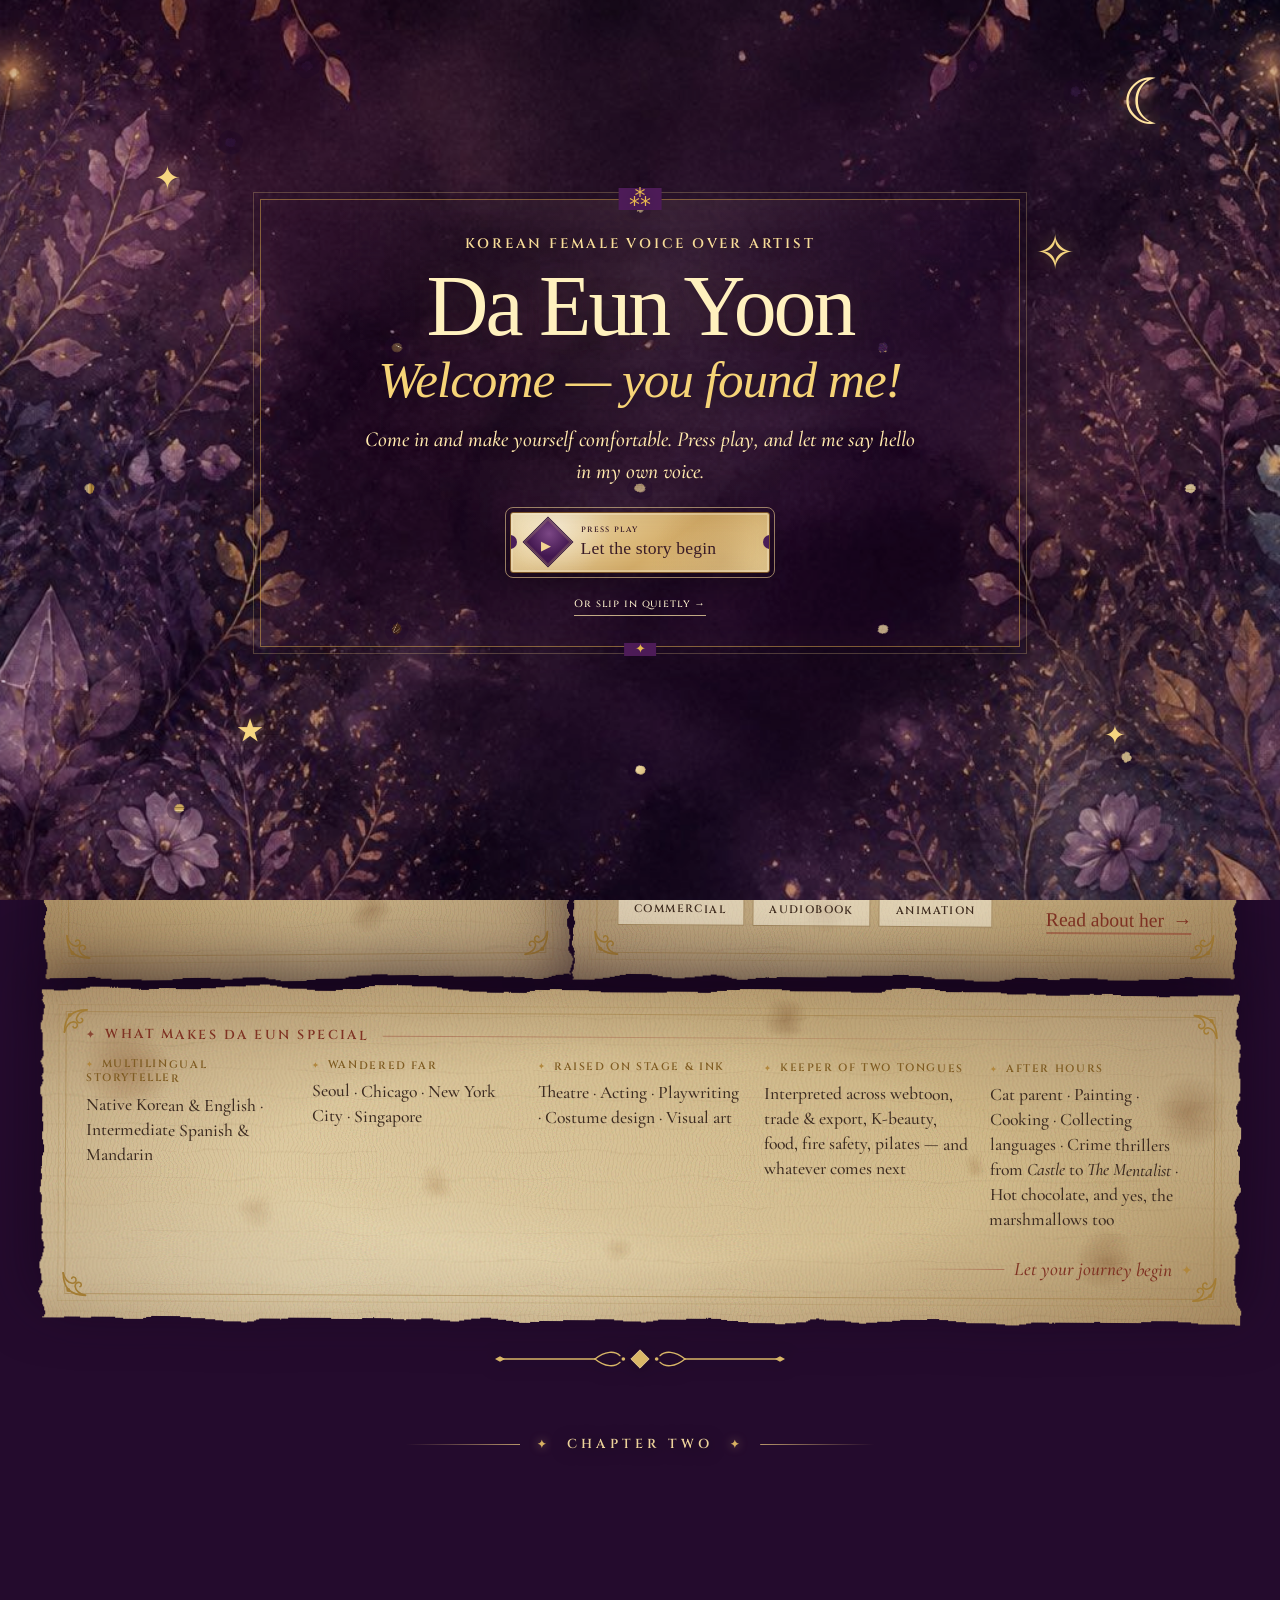
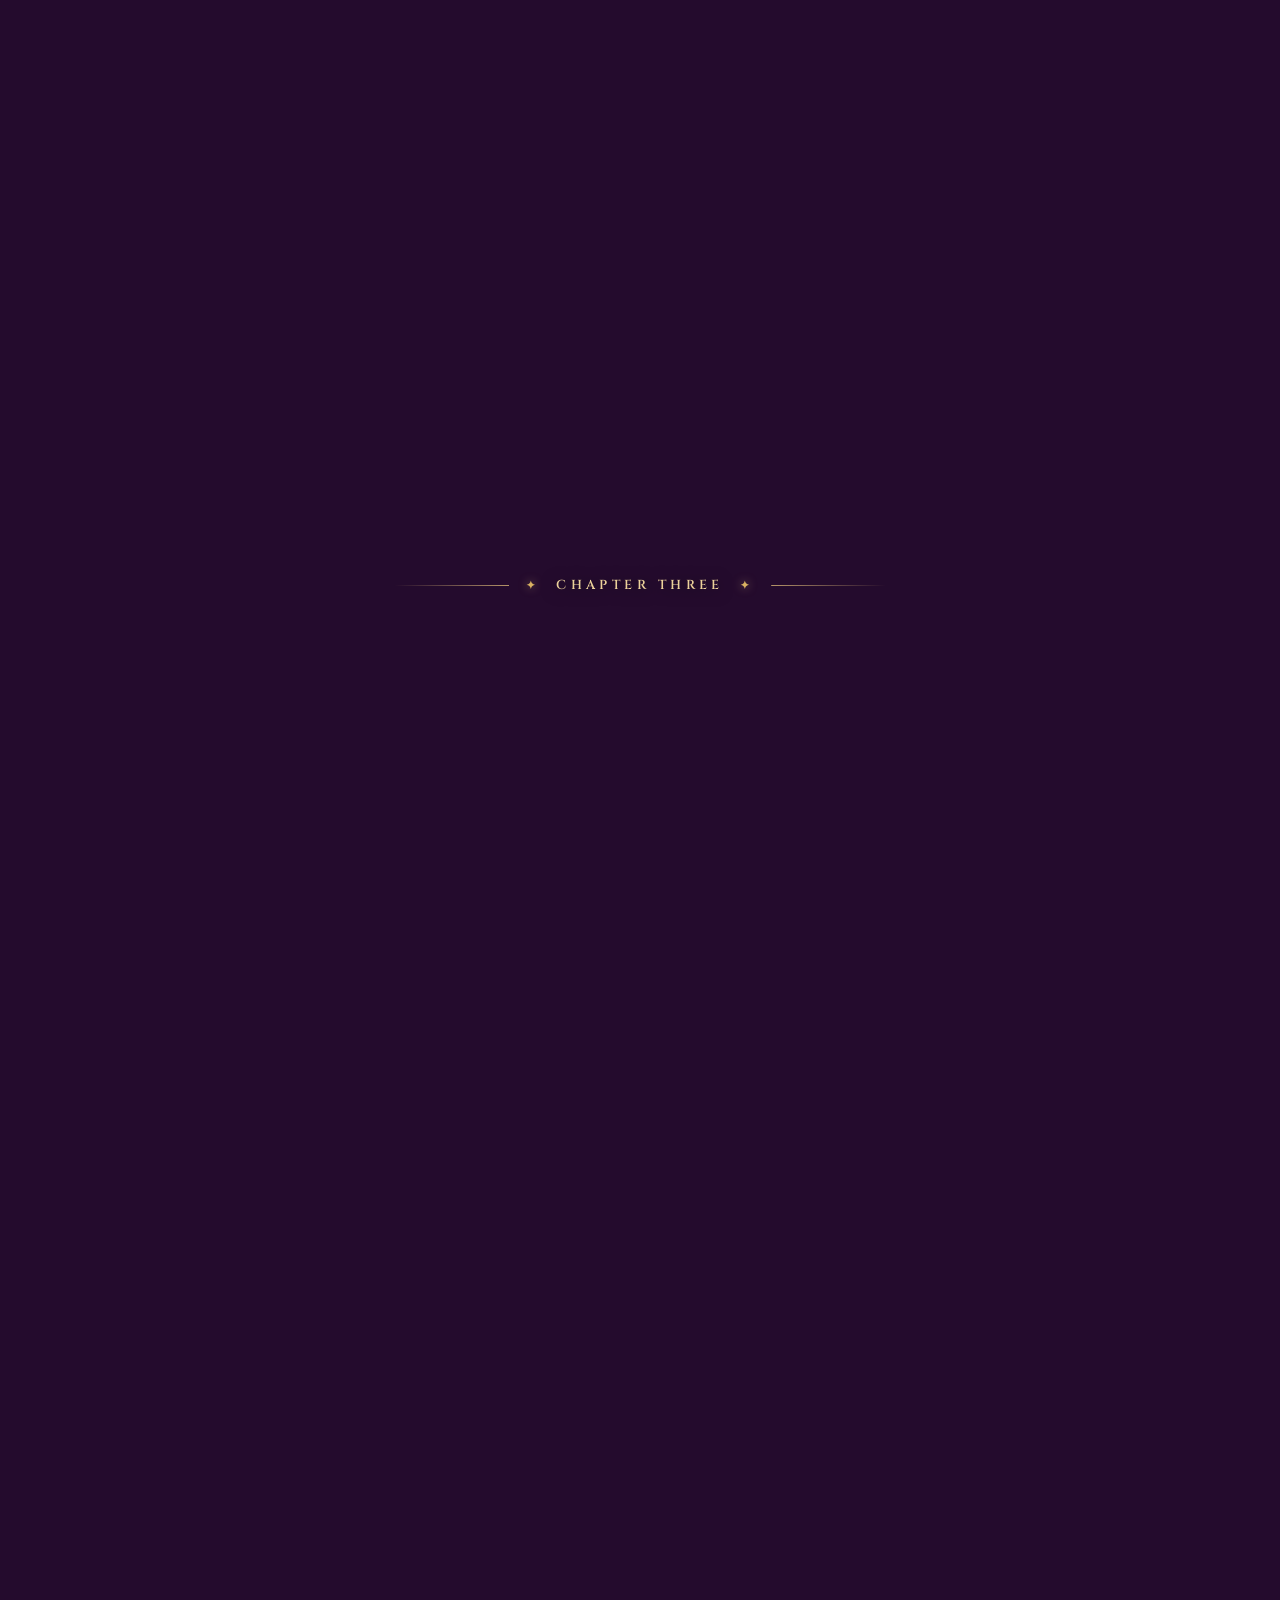
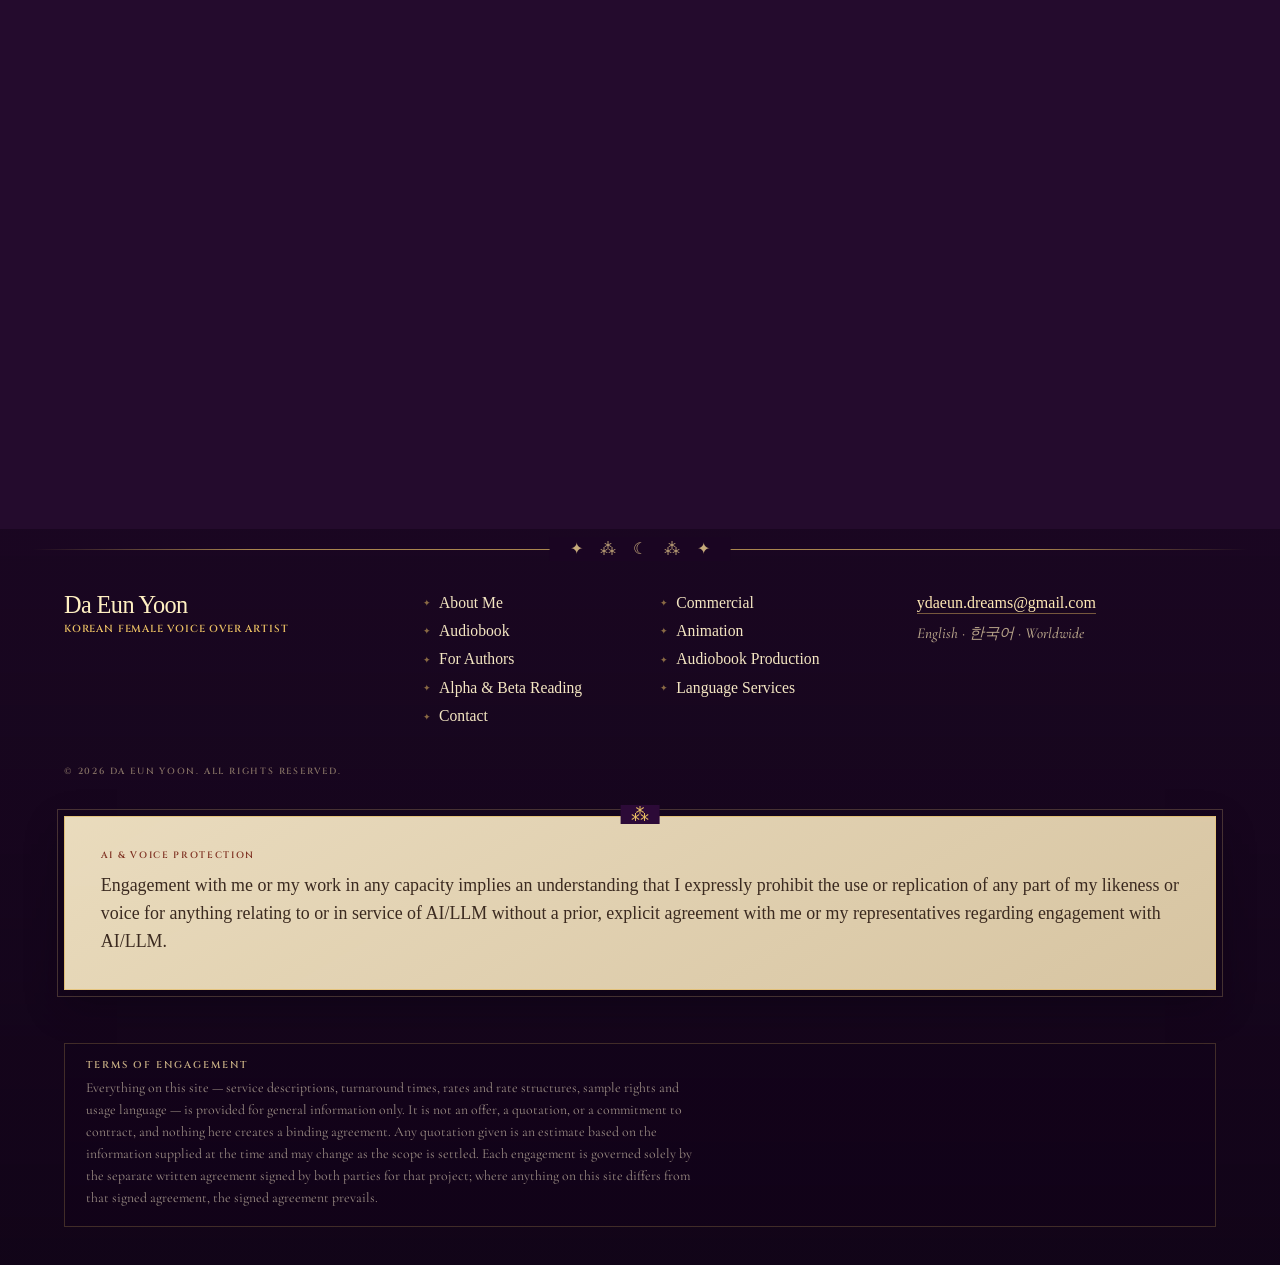
<file: index.html>
<!doctype html>
<html lang="en">
<head>
  <meta charset="utf-8">
  <meta name="viewport" content="width=device-width, initial-scale=1">
  <meta name="description" content="Meet Da Eun Yoon, a multilingual Korean-English voice actor, storyteller and language professional recording from her home studio in Seoul.">
  <title>Da Eun Yoon | Korean Female Voice Over Artist</title>
  <link rel="canonical" href="https://daeunyoonvoice.com/">
  <meta property="og:type" content="website">
  <meta property="og:site_name" content="Da Eun Yoon">
  <meta property="og:locale" content="en_US">
  <meta property="og:url" content="https://daeunyoonvoice.com/">
  <meta property="og:title" content="Da Eun Yoon | Korean Female Voice Over Artist">
  <meta property="og:description" content="Meet Da Eun Yoon, a multilingual Korean-English voice actor, storyteller and language professional recording from her home studio in Seoul.">
  <meta property="og:image" content="https://daeunyoonvoice.com/assets/images/home/da-eun-hero.webp">
  <meta name="twitter:card" content="summary_large_image">
  <meta name="twitter:title" content="Da Eun Yoon | Korean Female Voice Over Artist">
  <meta name="twitter:description" content="Meet Da Eun Yoon, a multilingual Korean-English voice actor, storyteller and language professional recording from her home studio in Seoul.">
  <meta name="twitter:image" content="https://daeunyoonvoice.com/assets/images/home/da-eun-hero.webp">
  <link rel="preconnect" href="https://fonts.googleapis.com">
  <link rel="preconnect" href="https://fonts.gstatic.com" crossorigin>
  <link href="https://fonts.googleapis.com/css2?family=Cinzel:wght@500;600&family=Cormorant+Garamond:ital,wght@0,500;0,700;1,500&family=IM+Fell+English:ital@0;1&display=swap" rel="stylesheet">
  <link rel="stylesheet" href="styles.css">
  <script type="application/ld+json">
  {
    "@context": "https://schema.org",
    "@type": "Person",
    "name": "Da Eun Yoon",
    "alternateName": ["윤다은", "Daeun Yoon", "Da-Eun Yoon"],
    "jobTitle": "Voice Over Artist",
    "description": "Korean-English bilingual voice over artist and audiobook narrator. Commercial, audiobook and animation voice acting in Korean and English.",
    "url": "https://daeunyoonvoice.com/",
    "image": "https://daeunyoonvoice.com/assets/images/home/da-eun-hero.webp",
    "email": "mailto:ydaeun.dreams@gmail.com",
    "knowsLanguage": ["English", "Korean", "Mandarin", "Spanish"],
    "alumniOf": { "@type": "CollegeOrUniversity", "name": "Northwestern University" },
    "sameAs": ["https://www.audible.com/search?searchNarrator=Da+Eun+Yoon"],
    "knowsAbout": ["Voice Over", "Audiobook Narration", "Animation Voice Acting", "Korean English Translation", "Interpretation"],
    "worksFor": { "@type": "Organization", "name": "Da Eun Yoon Voice Over", "url": "https://daeunyoonvoice.com/" }
  }
  </script>
  <script type="application/ld+json">
  {
    "@context": "https://schema.org",
    "@type": "WebSite",
    "name": "Da Eun Yoon | Korean Female Voice Over Artist",
    "url": "https://daeunyoonvoice.com/",
    "inLanguage": "en"
  }
  </script>
</head>
<body class="page-home has-opening">
  <a class="skip-link" href="#main">Skip to content</a>

  <div class="stage-opening" data-opening aria-label="Website opening">
    <!-- The veil dissolves through an ink mask; script.js grows the blots. -->
    <svg class="ink-veil" viewBox="0 0 100 100" preserveAspectRatio="xMidYMid slice" aria-hidden="true">
      <defs>
        <radialGradient id="ink-soak">
          <stop offset="0%" stop-color="#000"/>
          <stop offset="68%" stop-color="#000"/>
          <stop offset="84%" stop-color="#555"/>
          <stop offset="94%" stop-color="#b4b4b4"/>
          <stop offset="100%" stop-color="#fff"/>
        </radialGradient>
        <mask id="ink-open" maskUnits="userSpaceOnUse" x="0" y="0" width="100" height="100">
          <rect x="0" y="0" width="100" height="100" fill="#fff"/>
          <g data-ink-front fill="url(#ink-soak)" style="isolation:isolate"></g>
        </mask>
        <mask id="ink-rim" maskUnits="userSpaceOnUse" x="0" y="0" width="100" height="100">
          <rect x="0" y="0" width="100" height="100" fill="#000"/>
          <g data-ink-edge fill="none" stroke="#fff" stroke-width="13"></g>
        </mask>
      </defs>
      <!-- Nesting the wet edge inside the reveal mask keeps it on the unsoaked
           side of the front, so interior seams between blots never show. -->
      <g mask="url(#ink-open)">
        <image class="ink-art" href="assets/images/opening/enchanted-watercolor-curtain.jpg" x="0" y="0" width="100" height="100" preserveAspectRatio="xMidYMid slice"/>
        <rect class="ink-shade" x="0" y="0" width="100" height="100"/>
        <g class="ink-rim" mask="url(#ink-rim)"><rect x="0" y="0" width="100" height="100"/></g>
      </g>
    </svg>
    <div class="ink-sparkles" data-ink-sparkles aria-hidden="true"></div>
    <div class="opening-stars" aria-hidden="true"><i>✦</i><i>✧</i><i>⋆</i><i>✦</i><i class="opening-moon">☾</i></div>
    <div class="opening-copy">
      <p class="opening-eyebrow">Korean Female Voice Over Artist</p>
      <p class="opening-title"><span class="opening-name">Da Eun Yoon</span><em class="opening-welcome">Welcome — you found me!</em></p>
      <p class="opening-intro">Come in and make yourself comfortable. Press play, and let me say hello in my own voice.</p>
      <button class="opening-button" type="button" data-curtain-open><span class="play-glyph">▶</span><span><small>Press play</small>Let the story begin</span></button>
      <button class="opening-skip" type="button" data-curtain-skip>Or slip in quietly <span>→</span></button>
      <audio data-opening-audio preload="none" src="assets/audio/opening-introduction.m4a" data-fallback="assets/audio/commercial-english.mp3"></audio>
    </div>
  </div>
  <button class="opening-audio-stop" type="button" data-opening-stop hidden><span>■</span> Stop voice</button>

  <header class="site-header">
    <a class="brand" href="index.html" aria-label="Da Eun Yoon home"><span>Da Eun Yoon</span><small>Korean Female Voice Over Artist</small></a>
    <button class="header-replay" type="button" data-replay-opening aria-label="Open the book again from the first page" title="Open the book again"><i aria-hidden="true">✦</i><span>Open the book again</span></button>
    <button class="menu-toggle" type="button" aria-label="Open menu" aria-expanded="false" aria-controls="site-nav" data-menu-toggle><span></span><span></span></button>
    <nav id="site-nav" class="site-nav" aria-label="Main navigation" data-menu>
      <a class="active" href="index.html">Home</a>
      <a href="about.html">About Me</a>
      <details class="nav-group">
        <summary>Voice Over <span aria-hidden="true">⌄</span></summary>
        <div class="nav-dropdown"><a href="commercial.html">Commercial</a><a href="audiobook.html">Audiobook</a><a href="animation.html">Animation</a></div>
      </details>
      <details class="nav-group">
        <summary>For Authors <span aria-hidden="true">⌄</span></summary>
        <div class="nav-dropdown"><a href="authors.html">For Authors</a><a href="audiobook-production.html">Audiobook Production</a><a href="alpha-beta-reading.html">Alpha &amp; Beta Reading</a></div>
      </details>
      <a href="language-services.html">Language Services</a>
      <a class="nav-contact" href="contact.html">Contact <span>↗</span></a>
    </nav>
  </header>

  <!-- Torn-paper edges. The filters distort only the paper layers, never the text. -->
  <svg class="tale-defs" aria-hidden="true" focusable="false" width="0" height="0">
    <filter id="deckle" x="-8%" y="-8%" width="116%" height="116%" color-interpolation-filters="sRGB">
      <feTurbulence type="fractalNoise" baseFrequency="0.013 0.05" numOctaves="3" seed="9" result="grain"/>
      <feDisplacementMap in="SourceGraphic" in2="grain" scale="13" xChannelSelector="R" yChannelSelector="G"/>
    </filter>
    <filter id="deckle-wide" x="-6%" y="-12%" width="112%" height="124%" color-interpolation-filters="sRGB">
      <feTurbulence type="fractalNoise" baseFrequency="0.008 0.06" numOctaves="3" seed="23" result="grain"/>
      <feDisplacementMap in="SourceGraphic" in2="grain" scale="11" xChannelSelector="R" yChannelSelector="G"/>
    </filter>
  </svg>

  <main id="main">
    <section class="tale-spread" aria-labelledby="tale-opening-line">
      <p class="tale-chapter-mark"><i aria-hidden="true">✦</i><span>Chapter One</span><i aria-hidden="true">✦</i></p>

      <div class="tale-book">
        <article class="tale-leaf tale-leaf-verso reveal">
          <span class="tale-paper" aria-hidden="true"></span>
          <div class="tale-leaf-inner">
            <figure class="tale-portrait">
              <div class="tale-arch">
                <img src="assets/images/home/da-eun-hero.webp" alt="Da Eun Yoon recording at her microphone" width="1500" height="2000" decoding="async" fetchpriority="high">
                <span class="tale-arch-deco" aria-hidden="true">
                  <b class="tale-arch-rule"></b>
                  <i class="" style="--x:6%;--y:20%;--s:22px;--d:0.0s"></i>
                  <i class="is-star" style="--x:88%;--y:14%;--s:17px;--d:0.7s"></i>
                  <i class="" style="--x:2%;--y:52%;--s:15px;--d:1.4s"></i>
                  <i class="" style="--x:94%;--y:44%;--s:19px;--d:2.1s"></i>
                  <i class="is-star" style="--x:10%;--y:80%;--s:13px;--d:2.8s"></i>
                  <i class="" style="--x:90%;--y:76%;--s:15px;--d:3.5s"></i>
                  <i class="is-star" style="--x:46%;--y:3%;--s:17px;--d:4.2s"></i>
                  <i class="" style="--x:22%;--y:7%;--s:13px;--d:4.9s"></i>
                  <i class="" style="--x:70%;--y:5%;--s:15px;--d:5.6s"></i>
                  <i class="" style="--x:-2%;--y:34%;--s:12px;--d:6.3s"></i>
                  <i class="is-star" style="--x:97%;--y:62%;--s:13px;--d:7.0s"></i>
                  <i class="" style="--x:34%;--y:96%;--s:15px;--d:7.7s"></i>
                  <i class="" style="--x:64%;--y:97%;--s:12px;--d:8.4s"></i>
                </span>
              </div>
              <figcaption>Recorded in her own small chamber<br><span>RØDE NT1 · Scarlett 2i2 · Audacity</span></figcaption>
            </figure>
          </div>
        </article>

        <article class="tale-leaf tale-leaf-recto reveal delay-1">
          <span class="tale-paper" aria-hidden="true"></span>
          <div class="tale-leaf-inner">
            <p class="tale-cartouche" aria-hidden="true"><i>✦</i><b>❦</b><i>✦</i></p>

            <h1 class="tale-byline tale-byline-open" id="tale-opening-line">
              <span class="tale-name">Da Eun Yoon</span>
              <span class="tale-epithet">The Storytelling Fairy</span>
              <span class="tale-role">Korean &amp; English Voice Over Artist</span>
            </h1>

            <p class="tale-ask">Can I be the voice for your story?</p>

            <section class="tale-voices" id="featured-demos" aria-labelledby="tale-voices-heading">
              <h2 class="tale-rubric tale-rubric-lead" id="tale-voices-heading"><span>Come and listen</span></h2>

              <div class="audio-player tale-track" data-audio-player>
                <button type="button" class="audio-toggle" aria-label="Play commercial demo" data-fairy-stop="1"><span>▶</span></button>
                <div class="audio-info"><strong>Commercial</strong><div class="audio-track"><i></i></div><small data-time>01:27</small></div>
                <audio preload="none" src="assets/audio/commercial-english.mp3"></audio>
              </div>
              <div class="audio-player tale-track" data-audio-player>
                <button type="button" class="audio-toggle" aria-label="Play audiobook demo"><span>▶</span></button>
                <div class="audio-info"><strong>Audiobook</strong><div class="audio-track"><i></i></div><small data-time>02:58</small></div>
                <audio preload="none" src="assets/audio/audiobook-featured.mp3"></audio>
              </div>
              <div class="audio-player tale-track" data-audio-player>
                <button type="button" class="audio-toggle" aria-label="Play animation demo"><span>▶</span></button>
                <div class="audio-info"><strong>Animation</strong><div class="audio-track"><i></i></div><small data-time>02:36</small></div>
                <audio preload="none" src="assets/audio/animation-english.mp3"></audio>
              </div>
            </section>

            <nav class="tale-more" aria-label="More voice over demos">
              <p>Hear more, in full</p>
              <span><a class="tale-pill" href="commercial.html">Commercial</a><a class="tale-pill" href="audiobook.html">Audiobook</a><a class="tale-pill" href="animation.html">Animation</a></span>
              <a class="tale-onward" href="about.html" data-fairy-stop="2">Read about her <em aria-hidden="true">→</em></a>
            </nav>
          </div>
        </article>
      </div>

      <article class="tale-leaf tale-slip reveal delay-2" aria-labelledby="tale-notes-heading">
        <span class="tale-paper" aria-hidden="true"></span>
        <div class="tale-leaf-inner">
          <h2 class="tale-rubric tale-rubric-lead" id="tale-notes-heading"><span>What makes Da Eun special</span></h2>
          <dl class="tale-dl">
            <div><dt>Multilingual storyteller</dt><dd>Native Korean &amp; English · Intermediate Spanish &amp; Mandarin</dd></div>
            <div><dt>Wandered far</dt><dd>Seoul · Chicago · New York City · Singapore</dd></div>
            <div><dt>Raised on stage &amp; ink</dt><dd>Theatre · Acting · Playwriting · Costume design · Visual art</dd></div>
            <div><dt>Keeper of two tongues</dt><dd>Interpreted across webtoon, trade &amp; export, K-beauty, food, fire safety, pilates — and whatever comes next</dd></div>
            <div><dt>After hours</dt><dd>Cat parent · Painting · Cooking · Collecting languages · Crime thrillers from <em>Castle</em> to <em>The Mentalist</em> · Hot chocolate, and yes, the marshmallows too</dd></div>
          </dl>
          <p class="tale-sendoff">Let your journey begin<i aria-hidden="true">✦</i></p>
        </div>
      </article>

      <p class="tale-flourish" aria-hidden="true">✦ &nbsp; ⁂ &nbsp; ✦</p>
    </section>

    <section class="tale-chapter" aria-labelledby="audible-heading">
      <p class="tale-chapter-mark"><i aria-hidden="true">✦</i><span>Chapter Two</span><i aria-hidden="true">✦</i></p>

      <div class="tale-sheet reveal">
        <span class="tale-paper" aria-hidden="true"></span>

        <div class="tale-ribbon" aria-hidden="true">
          <div class="tale-ribbon-track">
            <span>Currently playing on Audible</span><i>✦</i><span>Currently playing on Audible</span><i>✦</i><span>Currently playing on Audible</span><i>✦</i><span>Currently playing on Audible</span><i>✦</i>
          </div>
        </div>

        <div class="tale-sheet-inner">
          <header class="tale-chapter-head">
            <h2 id="audible-heading">The newest stories <em>in my voice.</em></h2>
            <a class="tale-quill" href="https://www.audible.com/search?searchNarrator=Da+Eun+Yoon" target="_blank" rel="noopener">View the Whole Audible Page <em aria-hidden="true">↗</em></a>
          </header>

          <ol class="tale-shelf">
            <li><a href="https://www.audible.com/pd/Love-Language-Audiobook/B0GGVCK79Q" target="_blank" rel="noopener" data-fairy-stop="3"><span class="tale-folio">I</span><strong>Love Language</strong><em>Christine Ko</em><b>Listen <i aria-hidden="true">↗</i></b></a></li>
            <li><a href="https://www.audible.com/search?keywords=The+Loom+Tree" target="_blank" rel="noopener"><span class="tale-folio">II</span><strong>The Loom Tree</strong><em>Angela Mi Young Hur</em><b>Listen <i aria-hidden="true">↗</i></b></a></li>
            <li><a href="https://www.audible.com/search?keywords=Inheritance+Jane+Park" target="_blank" rel="noopener"><span class="tale-folio">III</span><strong>Inheritance</strong><em>Jane Park</em><b>Listen <i aria-hidden="true">↗</i></b></a></li>
          </ol>

          <p class="tale-marginalia"><span>Coming soon</span> <em>The Silence Between</em> <i aria-hidden="true">✦</i></p>

          <section class="tale-press" aria-label="Publishers Da Eun has recorded for">
            <h3>Stories recorded for</h3>
            <div>
              <img src="assets/images/home/penguin-random-house.webp" alt="Penguin Random House Audio" width="402" height="125" loading="lazy" decoding="async">
              <img src="assets/images/home/audible.webp" alt="Audible" width="351" height="143" loading="lazy" decoding="async">
              <img src="assets/images/home/tantor.webp" alt="Tantor Media" width="212" height="237" loading="lazy" decoding="async">
              <img src="assets/images/home/tuttle.webp" alt="Tuttle Publishing" width="250" height="78" loading="lazy" decoding="async">
              <img src="assets/images/home/dreamscape-logo.jpg" alt="Dreamscape Media" width="1610" height="846" loading="lazy" decoding="async">
              <img class="is-reversed" src="assets/images/home/podium-logo.svg" alt="Podium Audio" width="122" height="23" loading="lazy" decoding="async">
              <span class="tale-press-more">And more…</span>
            </div>
          </section>
        </div>
      </div>
    </section>

    <section class="tale-chapter tale-letter-chapter" aria-labelledby="letter-heading">
      <p class="tale-chapter-mark"><i aria-hidden="true">✦</i><span>Chapter Three</span><i aria-hidden="true">✦</i></p>

      <div class="tale-sheet tale-letter reveal">
        <span class="tale-paper" aria-hidden="true"></span>
        <div class="tale-sheet-inner">
          <h2 class="tale-rubric" id="letter-heading"><span>A letter, left open on the desk</span></h2>

          <div class="tale-letter-text">
          <p class="tale-salutation">Dear fellow storyteller,</p>

          <div class="tale-prose tale-letter-body">
            <p>Stories — books, theatre, film — have accompanied my life for as long as I can remember. They have brought me great joy and just as much heartache, because I follow the characters closely and step into their world as though it were my own. And each time one ends, I find I am carrying something out of it that I never brought in.</p>
            <p>That is why I have fallen in love with this craft. Everything moves so quickly now that we barely have time to look into our own lives, let alone a neighbour’s. A story is somewhere to stop and breathe — to live a while as someone else, and come back holding a small piece of what makes each of us human.</p>
            <figure class="tale-keepsake">
              <img src="assets/images/home/grandmother-keepsake.jpg" alt="A painting of Da Eun’s grandmother in a sun hat, reaching up for a ginkgo leaf, made with real dried flowers" width="1060" height="780" loading="lazy" decoding="async">
              <figcaption>For my grandmother, at her hospital bedside — the dried flowers are ones we picked together.</figcaption>
            </figure>
            <p>Once, in an acting class at Northwestern University, we were asked to bring in someone from our own lives and play them. I brought my Korean grandmother: the one who sat by the window and prayed, somewhere far inside a world of her own, who never seemed to hear a seven-year-old asking her to come out and play in the snow.</p>
            <p>What has stayed with me is what happened when I finished. Every one of my classmates had something to say. Something in it had found them, or risen up in them unasked. Some had seen their own grandmother. Some had seen themselves — the child doing the calling. Some had seen a person they spent years trying to reach and never did.</p>
            <p>Nothing in that piece was familiar to them: not the language, not the country, not the century my grandmother seemed to be living in. Six and a half thousand miles lay between that classroom and the window she sat at. And still it found them. That was when I understood how far and how deep a story can travel — straight through the walls we build to keep ourselves safe, and then grow too afraid to open, in case the whole house comes down.</p>
            <p>It doesn’t. It only adds another room. That is why I tell stories, and why I believe every one of them deserves a corner of the world’s bookshelf. I would like to help yours reach the corner it is looking for.</p>
            <p>Thank you for coming this far. You have heard mine now — so tell me yours. Turn the page, and let us find out what we might make together.</p>
          </div>

          <p class="tale-signoff">Warmly,<span>Da Eun Yoon</span></p>
          <span class="tale-wax" aria-hidden="true"><b>DY</b></span>
          </div>

          <nav class="tale-letter-ways" aria-label="Ways to begin">
            <a class="tale-seal-link" href="mailto:ydaeun.dreams@gmail.com?subject=Voice%20over%20enquiry&amp;body=Hi%20Da%20Eun%2C%0A%0A%E2%80%94%20About%20you%20%E2%80%94%0AName%3A%0ACompany%20%2F%20brand%3A%0AWebsite%3A%0A%0A%E2%80%94%20The%20project%20%E2%80%94%0AProject%20type%3A%20(commercial%2C%20audiobook%2C%20animation%2C%20e-learning%2C%20narration%2C%20other)%0ALanguage%3A%20(English%2C%20Korean%2C%20or%20both)%0AScript%20length%3A%20(word%20count%2C%20or%20finished%20minutes)%0ATone%20%2F%20feeling%3A%0AReference%20(optional)%3A%20(a%20link%20to%20a%20read%20you%20like)%0A%0A%E2%80%94%20Usage%20%E2%80%94%0AWhere%20it%20will%20run%3A%20(broadcast%2C%20online%2C%20social%2C%20internal%2C%20retail%2C%20phone%20system)%0ATerritory%3A%0ATerm%3A%20(how%20long%20it%20stays%20in%20use)%0A%0A%E2%80%94%20Practicalities%20%E2%80%94%0ADeadline%3A%0ASession%3A%20(self-directed%2C%20or%20live%20direction%20by%20Zoom%20%2F%20Source-Connect)%0ADeliverables%3A%20(raw%20or%20edited%2C%20file%20format)%0ABudget%20range%3A%0A%0AA%20little%20more%20about%20the%20project%3A%0A%0A%0AThank%20you%2C%0A">
              <b>Write to me directly</b>
              <em>ydaeun.dreams@gmail.com</em>
            </a>
            <a class="tale-seal-link" href="authors.html">
              <b>Audiobook production</b>
              <em>Full narration &amp; production for authors</em>
            </a>
            <a class="tale-seal-link" href="alpha-beta-reading.html">
              <b>Alpha &amp; beta reading</b>
              <em>An honest ear before you commit</em>
            </a>
            <a class="tale-seal-link" href="language-services.html">
              <b>Korean ↔ English</b>
              <em>Translation &amp; interpretation</em>
            </a>
          </nav>
        </div>
      </div>
    </section>
  </main>

  <footer class="site-footer"><div><a class="brand footer-brand" href="index.html"><span>Da Eun Yoon</span><small>Korean Female Voice Over Artist</small></a></div><div class="footer-nav"><a href="about.html">About Me</a><a href="commercial.html">Commercial</a><a href="audiobook.html">Audiobook</a><a href="animation.html">Animation</a><a href="authors.html">For Authors</a><a href="audiobook-production.html">Audiobook Production</a><a href="alpha-beta-reading.html">Alpha &amp; Beta Reading</a><a href="language-services.html">Language Services</a><a href="contact.html">Contact</a></div><div class="footer-contact"><a href="mailto:ydaeun.dreams@gmail.com">ydaeun.dreams@gmail.com</a><p>English · 한국어 · Worldwide</p></div><p class="legal">© <span data-year></span> Da Eun Yoon. All rights reserved.</p><div class="ai-protection" role="note" aria-label="AI and voice protection notice"><span>AI &amp; Voice Protection</span><p>Engagement with me or my work in any capacity implies an understanding that I expressly prohibit the use or replication of any part of my likeness or voice for anything relating to or in service of AI/LLM without a prior, explicit agreement with me or my representatives regarding engagement with AI/LLM.</p></div><div class="site-terms" role="note" aria-label="Terms notice">
      <span>Terms of Engagement</span>
      <p>Everything on this site — service descriptions, turnaround times, rates and rate structures, sample rights and usage language — is provided for general information only. It is not an offer, a quotation, or a commitment to contract, and nothing here creates a binding agreement. Any quotation given is an estimate based on the information supplied at the time and may change as the scope is settled. Each engagement is governed solely by the separate written agreement signed by both parties for that project; where anything on this site differs from that signed agreement, the signed agreement prevails.</p>
    </div></footer>
  <script src="script.js"></script>
</body>
</html>
</file>
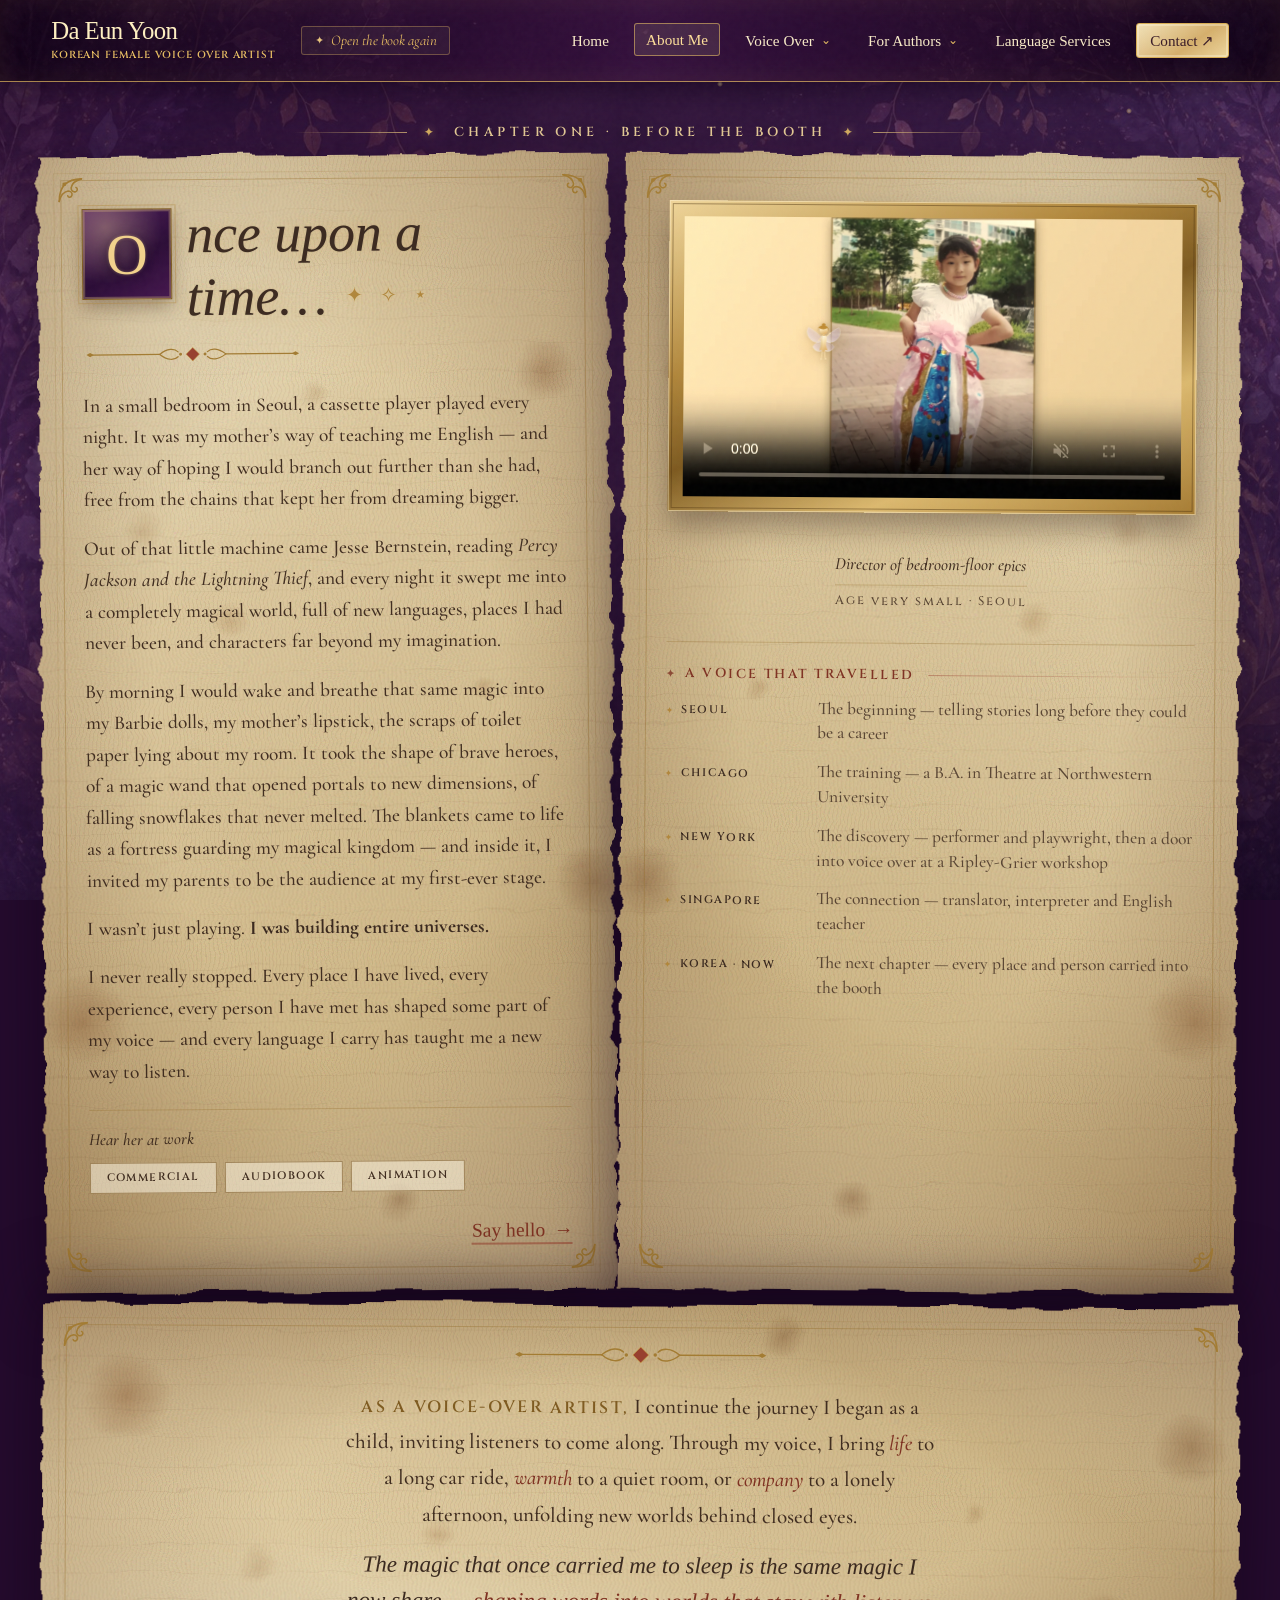
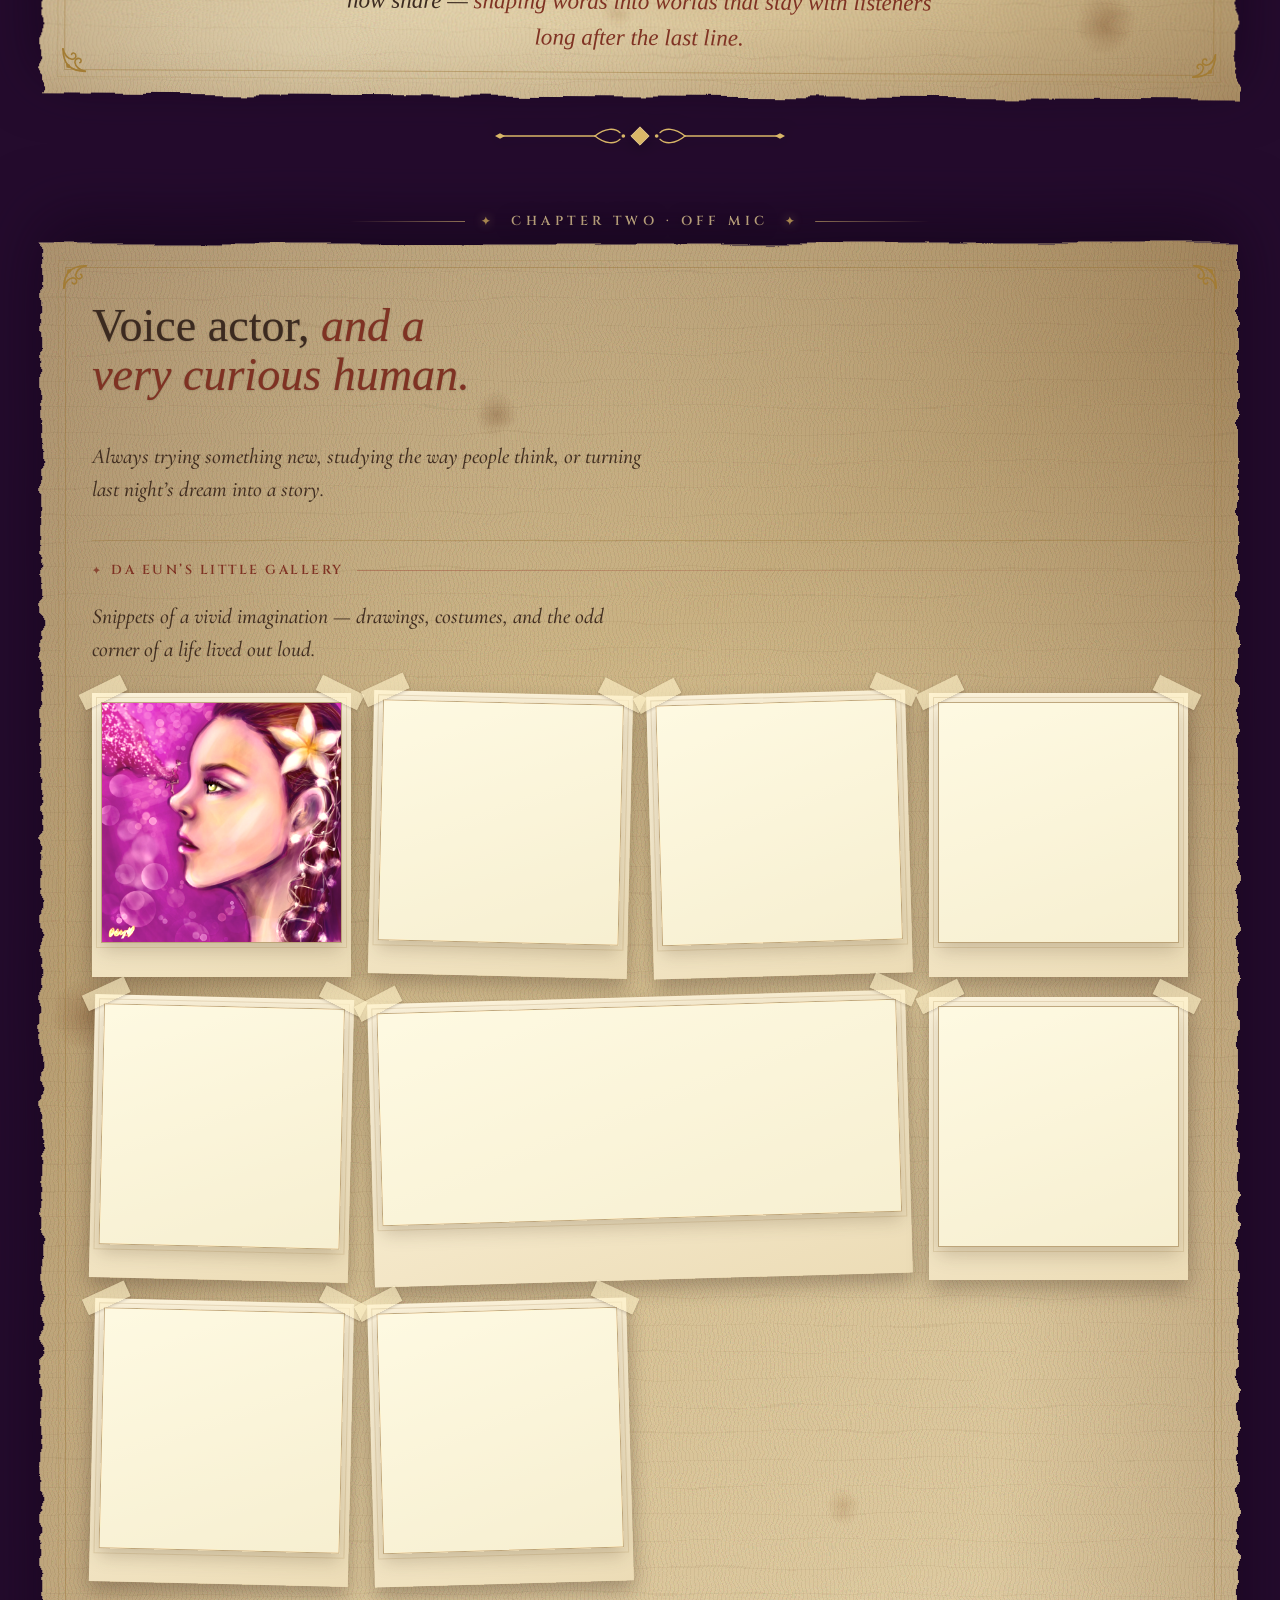
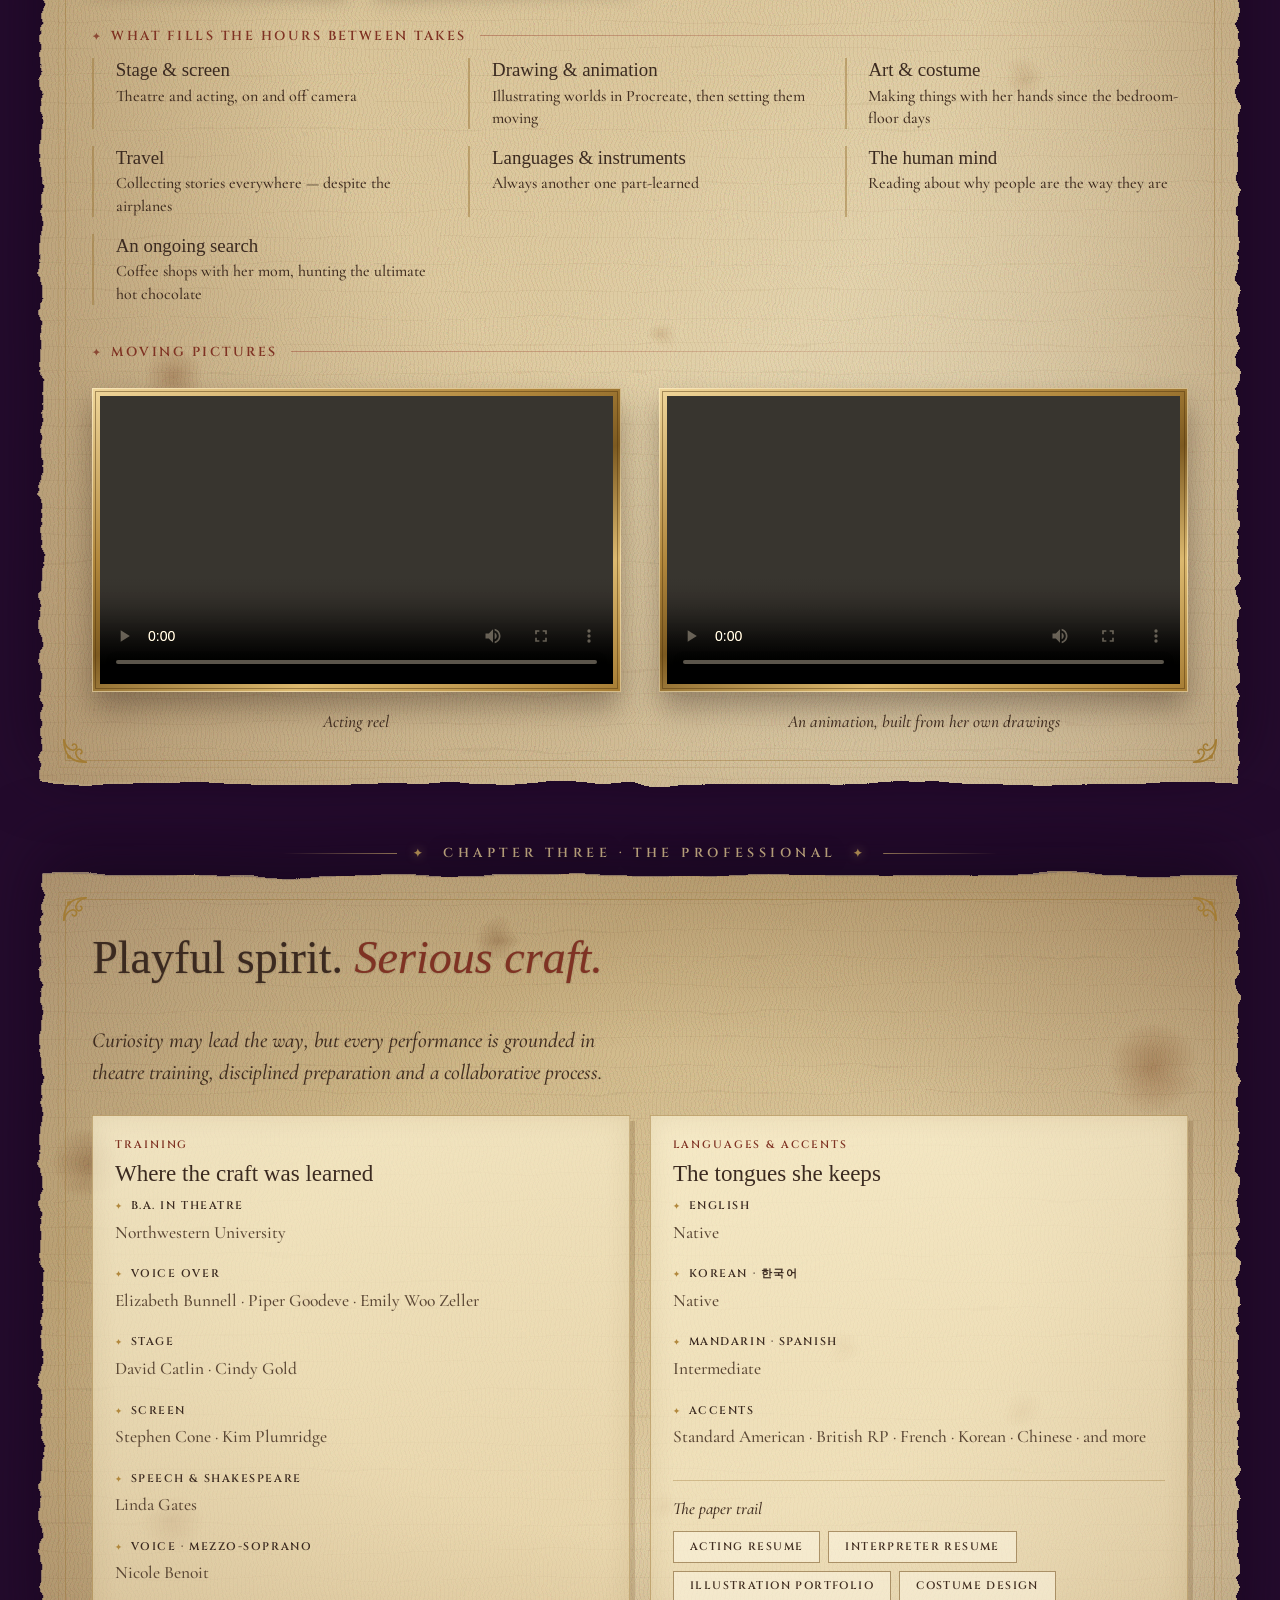
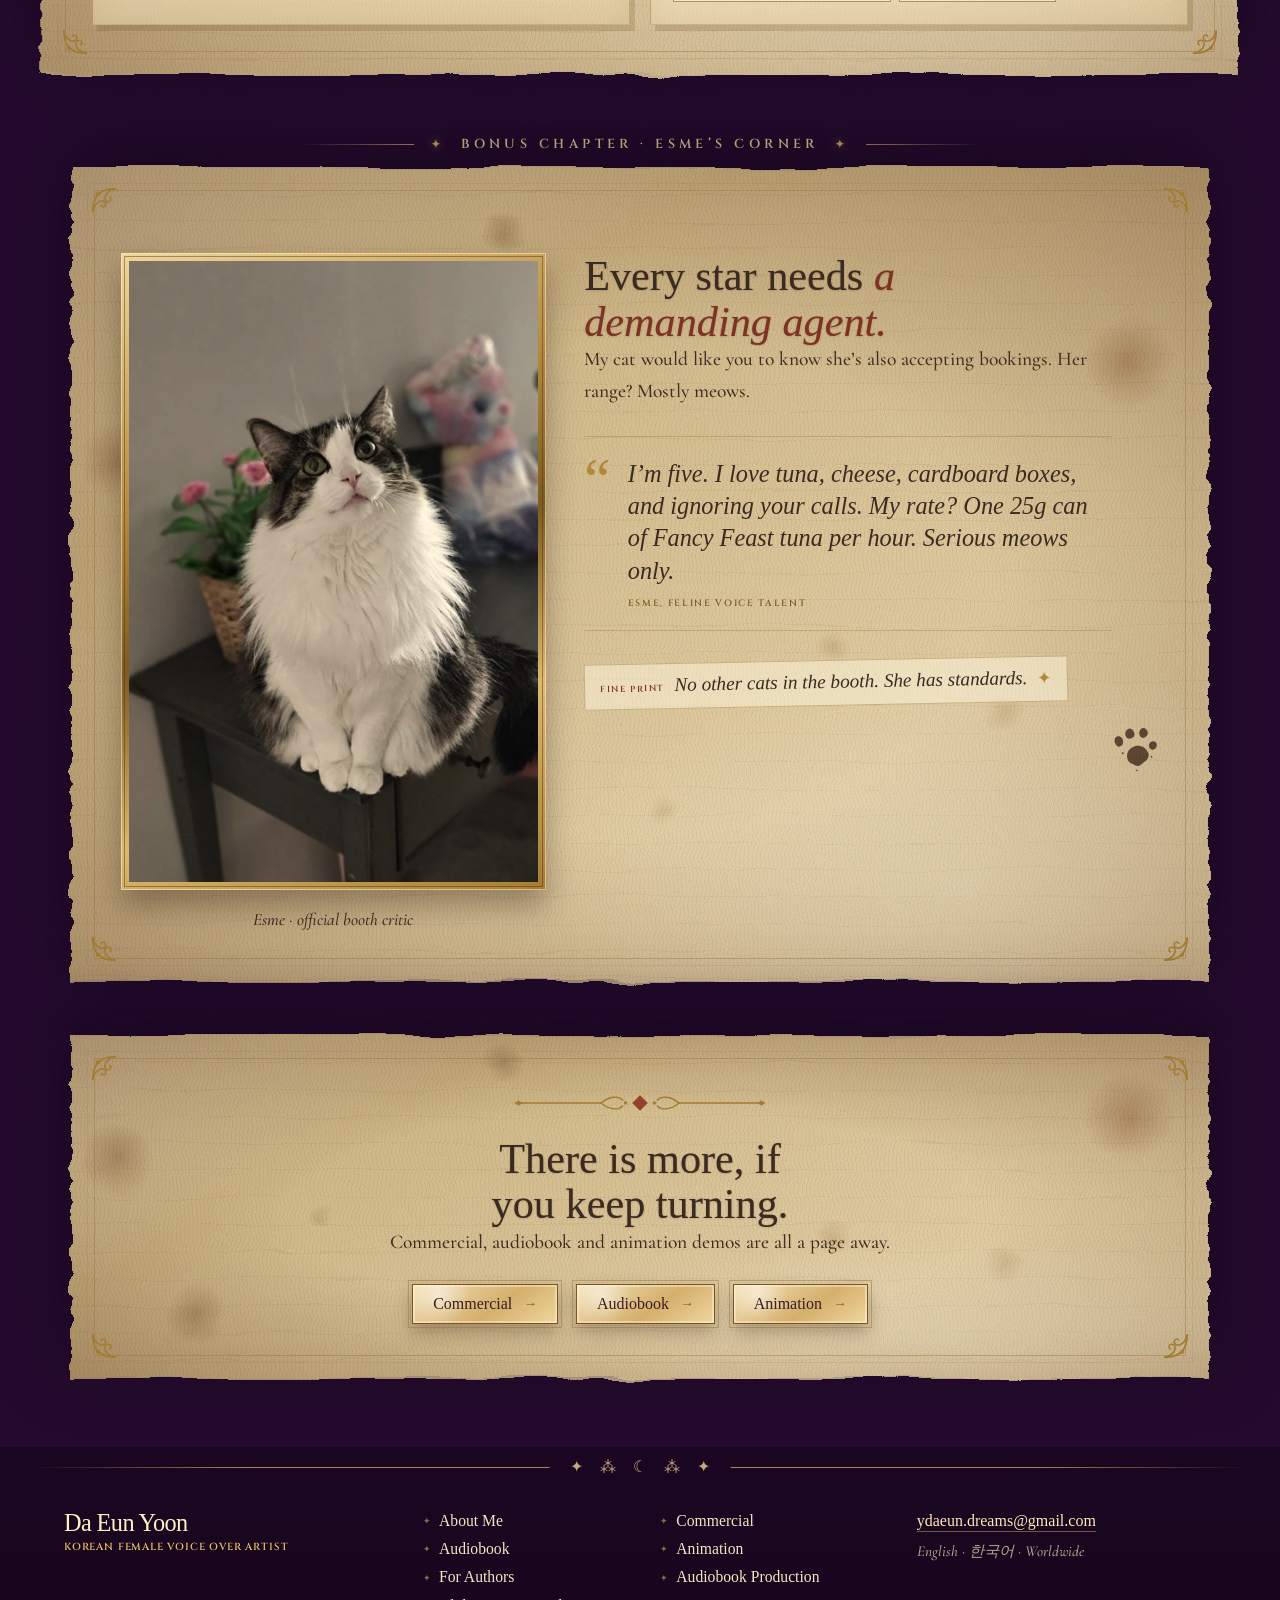
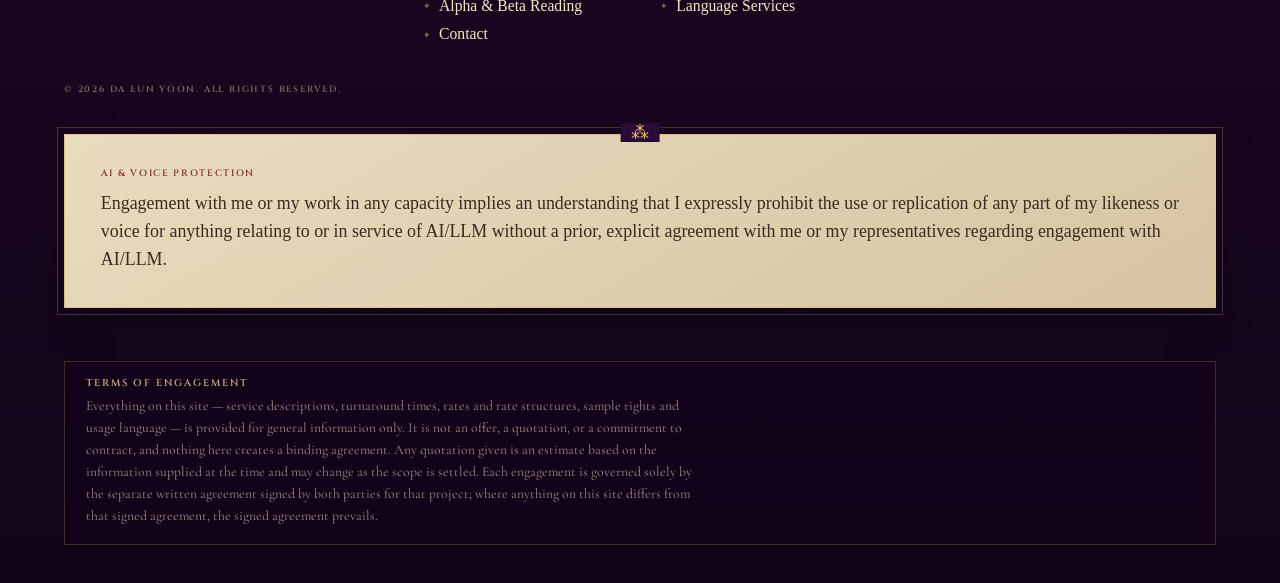
<file: about.html>
<!doctype html>
<html lang="en">
<head>
  <meta charset="utf-8">
  <meta name="viewport" content="width=device-width, initial-scale=1">
  <meta name="description" content="Meet Da Eun Yoon: Korean-American voice actor, lifelong storyteller, performer, translator, artist, and cat person.">
  <title>About Me | Da Eun Yoon</title>
  <link rel="canonical" href="https://daeunyoonvoice.com/about.html">
  <meta property="og:type" content="website">
  <meta property="og:site_name" content="Da Eun Yoon">
  <meta property="og:locale" content="en_US">
  <meta property="og:url" content="https://daeunyoonvoice.com/about.html">
  <meta property="og:title" content="About Me | Da Eun Yoon">
  <meta property="og:description" content="Meet Da Eun Yoon: Korean-American voice actor, lifelong storyteller, performer, translator, artist, and cat person.">
  <meta property="og:image" content="https://daeunyoonvoice.com/assets/images/home/da-eun-hero.webp">
  <meta name="twitter:card" content="summary_large_image">
  <meta name="twitter:title" content="About Me | Da Eun Yoon">
  <meta name="twitter:description" content="Meet Da Eun Yoon: Korean-American voice actor, lifelong storyteller, performer, translator, artist, and cat person.">
  <meta name="twitter:image" content="https://daeunyoonvoice.com/assets/images/home/da-eun-hero.webp">
  <link rel="preconnect" href="https://fonts.googleapis.com">
  <link rel="preconnect" href="https://fonts.gstatic.com" crossorigin>
  <link href="https://fonts.googleapis.com/css2?family=Cinzel:wght@500;600&family=Cormorant+Garamond:ital,wght@0,500;0,700;1,500&family=IM+Fell+English:ital@0;1&display=swap" rel="stylesheet">
  <link rel="stylesheet" href="styles.css">
</head>
<body class="page-about">
  <a class="skip-link" href="#main">Skip to content</a>
  <header class="site-header"><a class="brand" href="index.html"><span>Da Eun Yoon</span><small>Korean Female Voice Over Artist</small></a><button class="header-replay" type="button" data-replay-opening aria-label="Open the book again from the first page" title="Open the book again"><i aria-hidden="true">✦</i><span>Open the book again</span></button><button class="menu-toggle" type="button" aria-label="Open menu" aria-expanded="false" aria-controls="site-nav" data-menu-toggle><span></span><span></span></button><nav id="site-nav" class="site-nav" aria-label="Main navigation" data-menu><a href="index.html">Home</a><a class="active" href="about.html">About Me</a><details class="nav-group"><summary>Voice Over <span aria-hidden="true">⌄</span></summary><div class="nav-dropdown"><a href="commercial.html">Commercial</a><a href="audiobook.html">Audiobook</a><a href="animation.html">Animation</a></div></details><details class="nav-group"><summary>For Authors <span aria-hidden="true">⌄</span></summary><div class="nav-dropdown"><a href="authors.html">For Authors</a><a href="audiobook-production.html">Audiobook Production</a><a href="alpha-beta-reading.html">Alpha &amp; Beta Reading</a></div></details><a href="language-services.html">Language Services</a><a class="nav-contact" href="contact.html">Contact <span>↗</span></a></nav></header>

  <!-- Torn-paper edges. The filters distort only the paper layers, never the text. -->
  <svg class="tale-defs" aria-hidden="true" focusable="false" width="0" height="0">
    <filter id="deckle" x="-8%" y="-8%" width="116%" height="116%" color-interpolation-filters="sRGB">
      <feTurbulence type="fractalNoise" baseFrequency="0.013 0.05" numOctaves="3" seed="9" result="grain"/>
      <feDisplacementMap in="SourceGraphic" in2="grain" scale="13" xChannelSelector="R" yChannelSelector="G"/>
    </filter>
    <filter id="deckle-wide" x="-6%" y="-12%" width="112%" height="124%" color-interpolation-filters="sRGB">
      <feTurbulence type="fractalNoise" baseFrequency="0.008 0.06" numOctaves="3" seed="23" result="grain"/>
      <feDisplacementMap in="SourceGraphic" in2="grain" scale="11" xChannelSelector="R" yChannelSelector="G"/>
    </filter>
  </svg>

  <main id="main">
    <section class="tale-spread" aria-labelledby="about-opening-line">
      <p class="tale-chapter-mark"><i aria-hidden="true">✦</i><span>Chapter One · Before the booth</span><i aria-hidden="true">✦</i></p>

      <div class="tale-book">
        <article class="tale-leaf tale-leaf-verso reveal">
          <span class="tale-paper" aria-hidden="true"></span>
          <div class="tale-leaf-inner">
            <h1 class="tale-opening tale-opening-solo" id="about-opening-line"><b class="tale-versal">O</b>nce upon a time… <i class="tale-h1-stars" aria-hidden="true">✦ ✧ ⋆</i></h1>

            <div class="tale-prose">
              <p>In a small bedroom in Seoul, a cassette player played every night. It was my mother’s way of teaching me English — and her way of hoping I would branch out further than she had, free from the chains that kept her from dreaming bigger.</p>
              <p>Out of that little machine came Jesse Bernstein, reading <em>Percy Jackson and the Lightning Thief</em>, and every night it swept me into a completely magical world, full of new languages, places I had never been, and characters far beyond my imagination.</p>
              <p>By morning I would wake and breathe that same magic into my Barbie dolls, my mother’s lipstick, the scraps of toilet paper lying about my room. It took the shape of brave heroes, of a magic wand that opened portals to new dimensions, of falling snowflakes that never melted. The blankets came to life as a fortress guarding my magical kingdom — and inside it, I invited my parents to be the audience at my first-ever stage.</p>
              <p>I wasn’t just playing. <strong>I was building entire universes.</strong></p>
              <p>I never really stopped. Every place I have lived, every experience, every person I have met has shaped some part of my voice — and every language I carry has taught me a new way to listen.</p>
            </div>

            <nav class="tale-more" aria-label="Where to go next">
              <p>Hear her at work</p>
              <span><a class="tale-pill" href="commercial.html">Commercial</a><a class="tale-pill" href="audiobook.html">Audiobook</a><a class="tale-pill" href="animation.html">Animation</a></span>
              <a class="tale-onward" href="contact.html">Say hello <em aria-hidden="true">→</em></a>
            </nav>
          </div>
        </article>

        <article class="tale-leaf tale-leaf-recto reveal delay-1">
          <span class="tale-paper" aria-hidden="true"></span>
          <div class="tale-leaf-inner">
            <figure class="tale-figure tale-figure-fill tale-figure-hero">
              <div class="tale-plate">
                <video class="tale-autoplay" data-autoplay controls muted loop playsinline preload="metadata" poster="assets/images/about/childhood-poster.webp"><source src="assets/video/childhood-story.mp4" type="video/mp4"></video>
              </div>
              <figcaption>Director of bedroom-floor epics<br><span>Age very small · Seoul</span></figcaption>
            </figure>
            <h2 class="tale-rubric tale-rubric-lead tale-path-open" id="about-path-heading"><span>A voice that travelled</span></h2>
            <dl class="tale-dl">
              <div><dt>Seoul</dt><dd>The beginning — telling stories long before they could be a career</dd></div>
              <div><dt>Chicago</dt><dd>The training — a B.A. in Theatre at Northwestern University</dd></div>
              <div><dt>New York</dt><dd>The discovery — performer and playwright, then a door into voice over at a Ripley-Grier workshop</dd></div>
              <div><dt>Singapore</dt><dd>The connection — translator, interpreter and English teacher</dd></div>
              <div><dt>Korea · now</dt><dd>The next chapter — every place and person carried into the booth</dd></div>
            </dl>
          </div>
        </article>
      </div>

      <article class="tale-leaf tale-slip tale-vow-slip reveal delay-2" aria-label="What the storytelling became">
        <span class="tale-paper" aria-hidden="true"></span>
        <div class="tale-leaf-inner">
          <p class="tale-colophon-mark" aria-hidden="true"></p>
          <div class="tale-vow">
            <p><span class="tale-vow-open">As a voice-over artist,</span> I continue the journey I began as a child, inviting listeners to come along. Through my voice, I bring <em>life</em> to a long car ride, <em>warmth</em> to a quiet room, or <em>company</em> to a lonely afternoon, unfolding new worlds behind closed eyes.</p>
            <p class="tale-vow-close">The magic that once carried me to sleep is the same magic I now share — <strong>shaping words into worlds that stay with listeners long after the last line.</strong></p>
          </div>
        </div>
      </article>


      <p class="tale-flourish" aria-hidden="true">✦ &nbsp; ⁂ &nbsp; ✦</p>
    </section>

    <section class="tale-chapter" aria-labelledby="about-offmic-heading">
      <p class="tale-chapter-mark"><i aria-hidden="true">✦</i><span>Chapter Two · Off mic</span><i aria-hidden="true">✦</i></p>

      <div class="tale-sheet reveal">
        <span class="tale-paper" aria-hidden="true"></span>
        <div class="tale-sheet-inner">
          <header class="tale-chapter-head">
            <h2 id="about-offmic-heading">Voice actor, <em>and a very curious human.</em></h2>
            <p class="tale-lede">Always trying something new, studying the way people think, or turning last night’s dream into a story.</p>
          </header>

          <h3 class="tale-rubric tale-rubric-lead tale-gallery-open" id="about-gallery-heading"><span>Da Eun’s little gallery</span></h3>
          <p class="tale-lede tale-gallery-lede">Snippets of a vivid imagination — drawings, costumes, and the odd corner of a life lived out loud.</p>

          <div class="tale-gallery">
            <figure class="tale-scrap"><img src="assets/images/about/illustration.webp" alt="An illustration by Da Eun" loading="lazy" decoding="async" width="1500" height="1500"></figure>
            <figure class="tale-scrap"><img src="assets/images/about/artwork.webp" alt="Artwork by Da Eun" loading="lazy" decoding="async" width="1500" height="1500"></figure>
            <figure class="tale-scrap"><img src="assets/images/about/life-06.jpg" alt="A painting of one tree split in two — bare and ashen on one side, in full blossom on the other — with a small girl walking toward the bright half" style="object-position: 50% 26%" width="873" height="1100" loading="lazy" decoding="async"></figure>
            <figure class="tale-scrap"><img src="assets/images/about/life-01.webp" alt="A moment from Da Eun's life" loading="lazy" decoding="async" width="1500" height="1478"></figure>
            <figure class="tale-scrap"><img src="assets/images/about/life-02.webp" alt="A moment from Da Eun's travels" loading="lazy" decoding="async" width="1080" height="1295"></figure>
            <figure class="tale-scrap tale-scrap-wide"><img src="assets/images/about/life-wide.webp" alt="A wide life snapshot" loading="lazy" decoding="async" width="1500" height="614"></figure>
            <figure class="tale-scrap"><img src="assets/images/about/life-03.webp" alt="A personal snapshot of Da Eun" loading="lazy" decoding="async" width="1080" height="1295"></figure>
            <figure class="tale-scrap"><img src="assets/images/about/life-04.webp" alt="A personal snapshot" loading="lazy" decoding="async" width="1000" height="1000"></figure>
            <figure class="tale-scrap"><img src="assets/images/about/life-05.webp" alt="Da Eun enjoying life outside the booth" loading="lazy" decoding="async" width="1500" height="2087"></figure>
          </div>

          <h3 class="tale-rubric tale-rubric-lead"><span>What fills the hours between takes</span></h3>
          <ul class="tale-pursuits">
            <li><strong>Stage &amp; screen</strong><span>Theatre and acting, on and off camera</span></li>
            <li><strong>Drawing &amp; animation</strong><span>Illustrating worlds in Procreate, then setting them moving</span></li>
            <li><strong>Art &amp; costume</strong><span>Making things with her hands since the bedroom-floor days</span></li>
            <li><strong>Travel</strong><span>Collecting stories everywhere — despite the airplanes</span></li>
            <li><strong>Languages &amp; instruments</strong><span>Always another one part-learned</span></li>
            <li><strong>The human mind</strong><span>Reading about why people are the way they are</span></li>
            <li><strong>An ongoing search</strong><span>Coffee shops with her mom, hunting the ultimate hot chocolate</span></li>
          </ul>

          <h3 class="tale-rubric tale-rubric-lead" style="margin-top: 2.4rem"><span>Moving pictures</span></h3>
          <div class="tale-columns">
            <figure class="tale-figure">
              <div class="tale-plate"><video controls playsinline preload="metadata"><source src="assets/video/life-snippet-01.mp4" type="video/mp4"></video></div>
              <figcaption>Acting reel</figcaption>
            </figure>
            <figure class="tale-figure">
              <div class="tale-plate"><video controls playsinline preload="metadata"><source src="assets/video/life-snippet-02.mp4" type="video/mp4"></video></div>
              <figcaption>An animation, built from her own drawings</figcaption>
            </figure>
          </div>
        </div>
      </div>
    </section>

    <section class="tale-chapter" aria-labelledby="about-craft-heading">
      <p class="tale-chapter-mark"><i aria-hidden="true">✦</i><span>Chapter Three · The professional</span><i aria-hidden="true">✦</i></p>

      <div class="tale-sheet reveal">
        <span class="tale-paper" aria-hidden="true"></span>
        <div class="tale-sheet-inner">
          <header class="tale-chapter-head">
            <h2 id="about-craft-heading">Playful spirit. <em>Serious craft.</em></h2>
            <p class="tale-lede">Curiosity may lead the way, but every performance is grounded in theatre training, disciplined preparation and a collaborative process.</p>
          </header>

          <div class="tale-cards" style="--cols: 2">
            <article class="tale-card tale-card-lit">
              <span>Training</span>
              <h3>Where the craft was learned</h3>
              <dl class="tale-dl" style="--cols: 1">
                <div><dt>B.A. in Theatre</dt><dd>Northwestern University</dd></div>
                <div><dt>Voice over</dt><dd>Elizabeth Bunnell · Piper Goodeve · Emily Woo Zeller</dd></div>
                <div><dt>Stage</dt><dd>David Catlin · Cindy Gold</dd></div>
                <div><dt>Screen</dt><dd>Stephen Cone · Kim Plumridge</dd></div>
                <div><dt>Speech &amp; Shakespeare</dt><dd>Linda Gates</dd></div>
                <div><dt>Voice · Mezzo-soprano</dt><dd>Nicole Benoit</dd></div>
              </dl>
            </article>

            <article class="tale-card tale-card-lit">
              <span>Languages &amp; accents</span>
              <h3>The tongues she keeps</h3>
              <dl class="tale-dl" style="--cols: 1">
                <div><dt>English</dt><dd>Native</dd></div>
                <div><dt>Korean · 한국어</dt><dd>Native</dd></div>
                <div><dt>Mandarin · Spanish</dt><dd>Intermediate</dd></div>
                <div><dt>Accents</dt><dd>Standard American · British RP · French · Korean · Chinese · and more</dd></div>
              </dl>
              <nav class="tale-more" aria-label="Portfolios and resumes">
                <p>The paper trail</p>
                <span><a class="tale-pill" href="assets/docs/da-eun-yoon-acting-resume.pdf" target="_blank" rel="noopener">Acting resume</a><a class="tale-pill" href="assets/docs/da-eun-yoon-interpreter-resume.pdf" target="_blank" rel="noopener">Interpreter resume</a><a class="tale-pill" href="https://raindropfalling92.wixsite.com/my-site-2/story" target="_blank" rel="noopener">Illustration portfolio</a><a class="tale-pill" href="https://raindropfalling92.wixsite.com/da-eun-yoon" target="_blank" rel="noopener">Costume design</a></span>
              </nav>
            </article>
          </div>
        </div>
      </div>
    </section>

    <section class="tale-chapter" aria-labelledby="about-esme-heading">
      <p class="tale-chapter-mark"><i aria-hidden="true">✦</i><span>Bonus chapter · Esme’s corner</span><i aria-hidden="true">✦</i></p>

      <div class="tale-sheet tale-sheet-narrow reveal">
        <span class="tale-paper" aria-hidden="true"></span>
        <div class="tale-sheet-inner">
          <div class="tale-columns tale-columns-aside">
            <figure class="tale-figure">
              <div class="tale-plate"><img src="assets/images/about/esme.webp" alt="Esme the cat" width="948" height="1440" loading="lazy" decoding="async"></div>
              <figcaption>Esme · official booth critic</figcaption>
            </figure>

            <div>
              <h2 class="tale-head" id="about-esme-heading">Every star needs <em>a demanding agent.</em></h2>
              <div class="tale-prose">
                <p>My cat would like you to know she’s also accepting bookings. Her range? Mostly meows.</p>
                <blockquote class="tale-quote">I’m five. I love tuna, cheese, cardboard boxes, and ignoring your calls. My rate? One 25g can of Fancy Feast tuna per hour. Serious meows only.<cite>Esme, feline voice talent</cite></blockquote>
              </div>
              <p class="tale-marginalia"><span>Fine print</span> <em>No other cats in the booth. She has standards.</em> <i aria-hidden="true">✦</i></p>

              <svg class="tale-pawprint" viewBox="0 0 64 64" aria-hidden="true" focusable="false">
                <g fill="currentColor">
                  <path d="M13 21 C10 16 12 11 16 10 C20 9 23 13 22 18 C21 22 16 25 13 21 Z"/>
                  <path d="M27 13 C26 8 29 4 33 4 C37 4 39 9 38 13 C37 17 28 18 27 13 Z"/>
                  <path d="M44 13 C45 8 50 6 53 9 C56 12 55 17 51 19 C47 21 43 18 44 13 Z"/>
                  <path d="M55 27 C59 25 63 28 62 32 C61 36 57 38 54 36 C51 34 51 29 55 27 Z"/>
                  <path d="M22 40 C22 32 28 27 35 27 C42 27 48 32 49 39 C50 44 46 47 42 49 C39 50 37 52 34 52 C31 52 29 50 27 48 C24 46 22 44 22 40 Z"/>
                  <circle cx="18" cy="32" r="1.3"/>
                  <circle cx="52" cy="45" r="1.1"/>
                  <circle cx="30" cy="57" r="1"/>
                </g>
              </svg>
            </div>
          </div>
        </div>
      </div>
    </section>

    <section class="tale-colophon" aria-labelledby="about-colophon-heading">
      <div class="tale-sheet reveal">
        <span class="tale-paper" aria-hidden="true"></span>
        <div class="tale-sheet-inner">
          <p class="tale-colophon-mark" aria-hidden="true">✦ ⁂ ✦</p>
          <h2 class="tale-head" id="about-colophon-heading">There is more, if you keep turning.</h2>
          <div class="tale-prose"><p>Commercial, audiobook and animation demos are all a page away.</p></div>
          <div class="tale-actions">
            <a class="tale-seal" href="commercial.html">Commercial <span aria-hidden="true">→</span></a>
            <a class="tale-seal" href="audiobook.html">Audiobook <span aria-hidden="true">→</span></a>
            <a class="tale-seal" href="animation.html">Animation <span aria-hidden="true">→</span></a>
          </div>
        </div>
      </div>
    </section>
  </main>

  <footer class="site-footer"><div><a class="brand footer-brand" href="index.html"><span>Da Eun Yoon</span><small>Korean Female Voice Over Artist</small></a></div><div class="footer-nav"><a href="about.html">About Me</a><a href="commercial.html">Commercial</a><a href="audiobook.html">Audiobook</a><a href="animation.html">Animation</a><a href="authors.html">For Authors</a><a href="audiobook-production.html">Audiobook Production</a><a href="alpha-beta-reading.html">Alpha &amp; Beta Reading</a><a href="language-services.html">Language Services</a><a href="contact.html">Contact</a></div><div class="footer-contact"><a href="mailto:ydaeun.dreams@gmail.com">ydaeun.dreams@gmail.com</a><p>English · 한국어 · Worldwide</p></div><p class="legal">© <span data-year></span> Da Eun Yoon. All rights reserved.</p><div class="ai-protection" role="note" aria-label="AI and voice protection notice"><span>AI &amp; Voice Protection</span><p>Engagement with me or my work in any capacity implies an understanding that I expressly prohibit the use or replication of any part of my likeness or voice for anything relating to or in service of AI/LLM without a prior, explicit agreement with me or my representatives regarding engagement with AI/LLM.</p></div><div class="site-terms" role="note" aria-label="Terms notice">
      <span>Terms of Engagement</span>
      <p>Everything on this site — service descriptions, turnaround times, rates and rate structures, sample rights and usage language — is provided for general information only. It is not an offer, a quotation, or a commitment to contract, and nothing here creates a binding agreement. Any quotation given is an estimate based on the information supplied at the time and may change as the scope is settled. Each engagement is governed solely by the separate written agreement signed by both parties for that project; where anything on this site differs from that signed agreement, the signed agreement prevails.</p>
    </div></footer>
  <script src="script.js"></script>
</body>
</html>
</file>
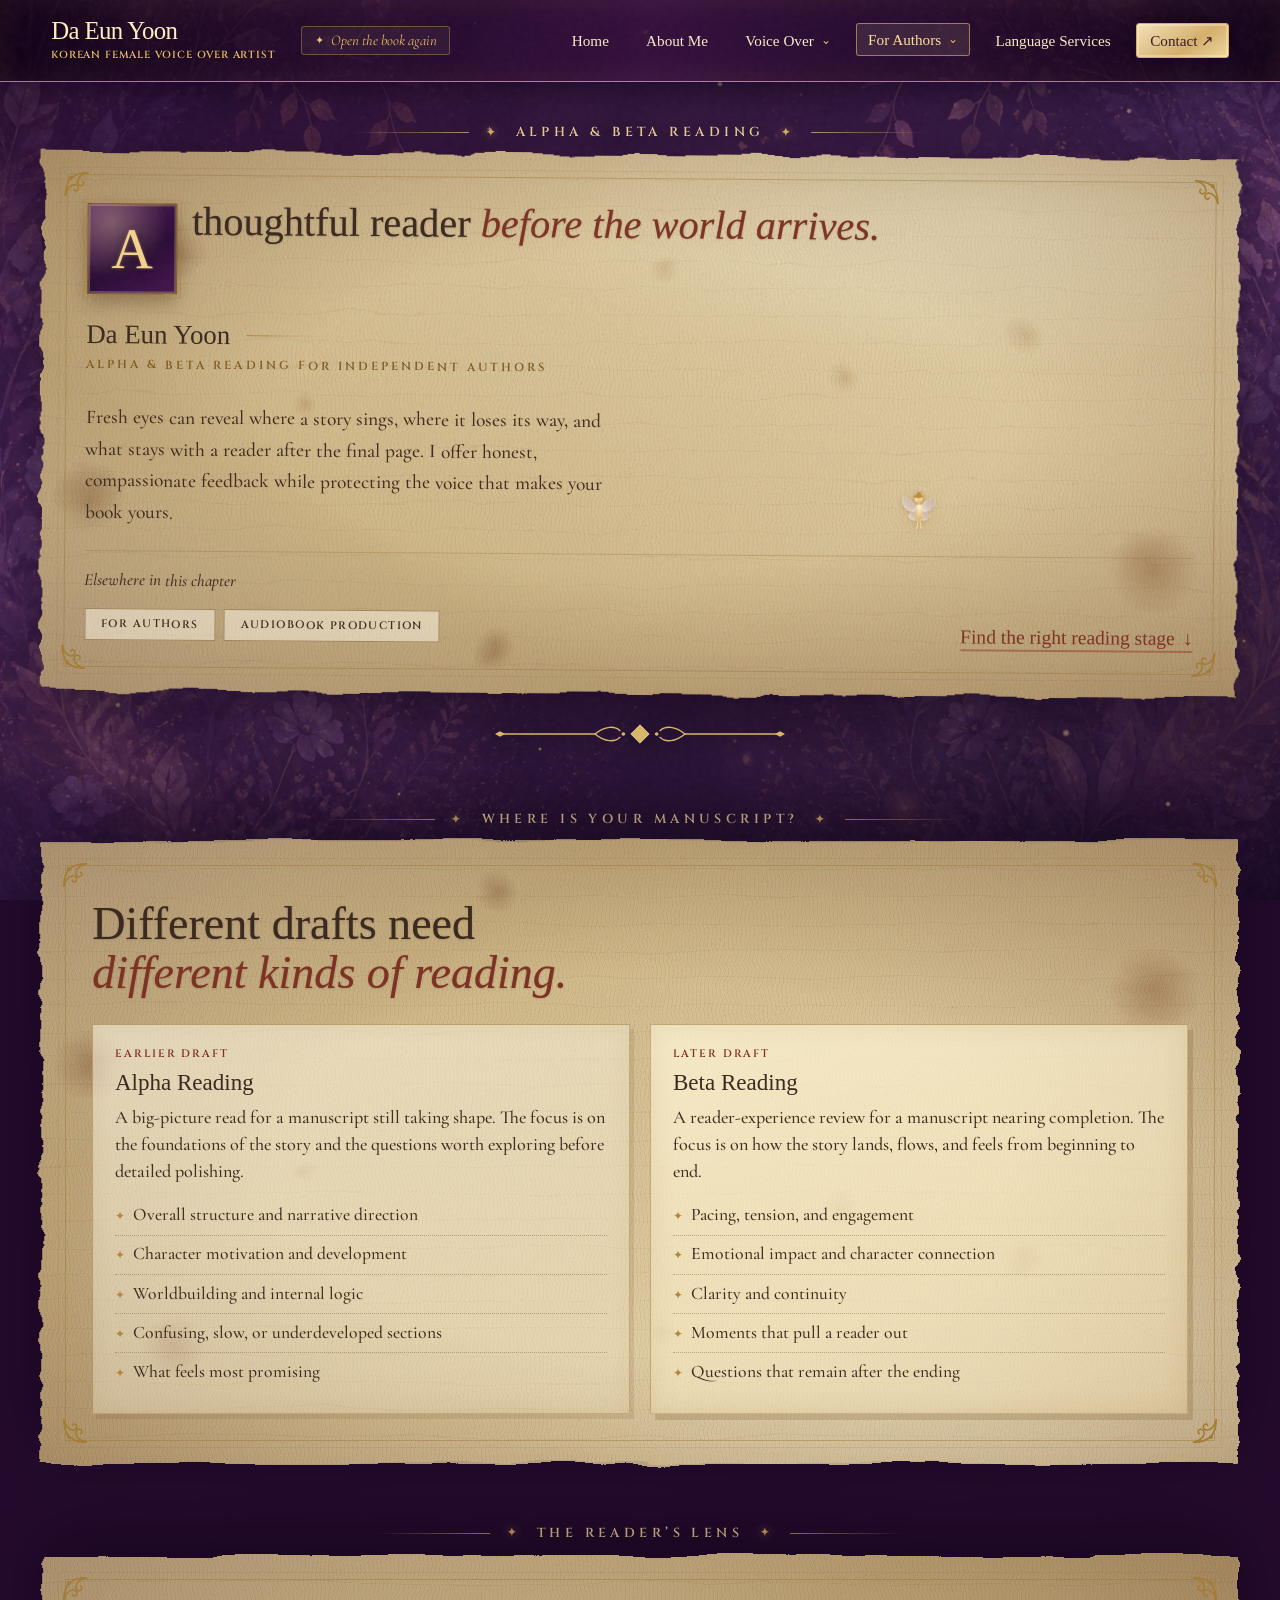
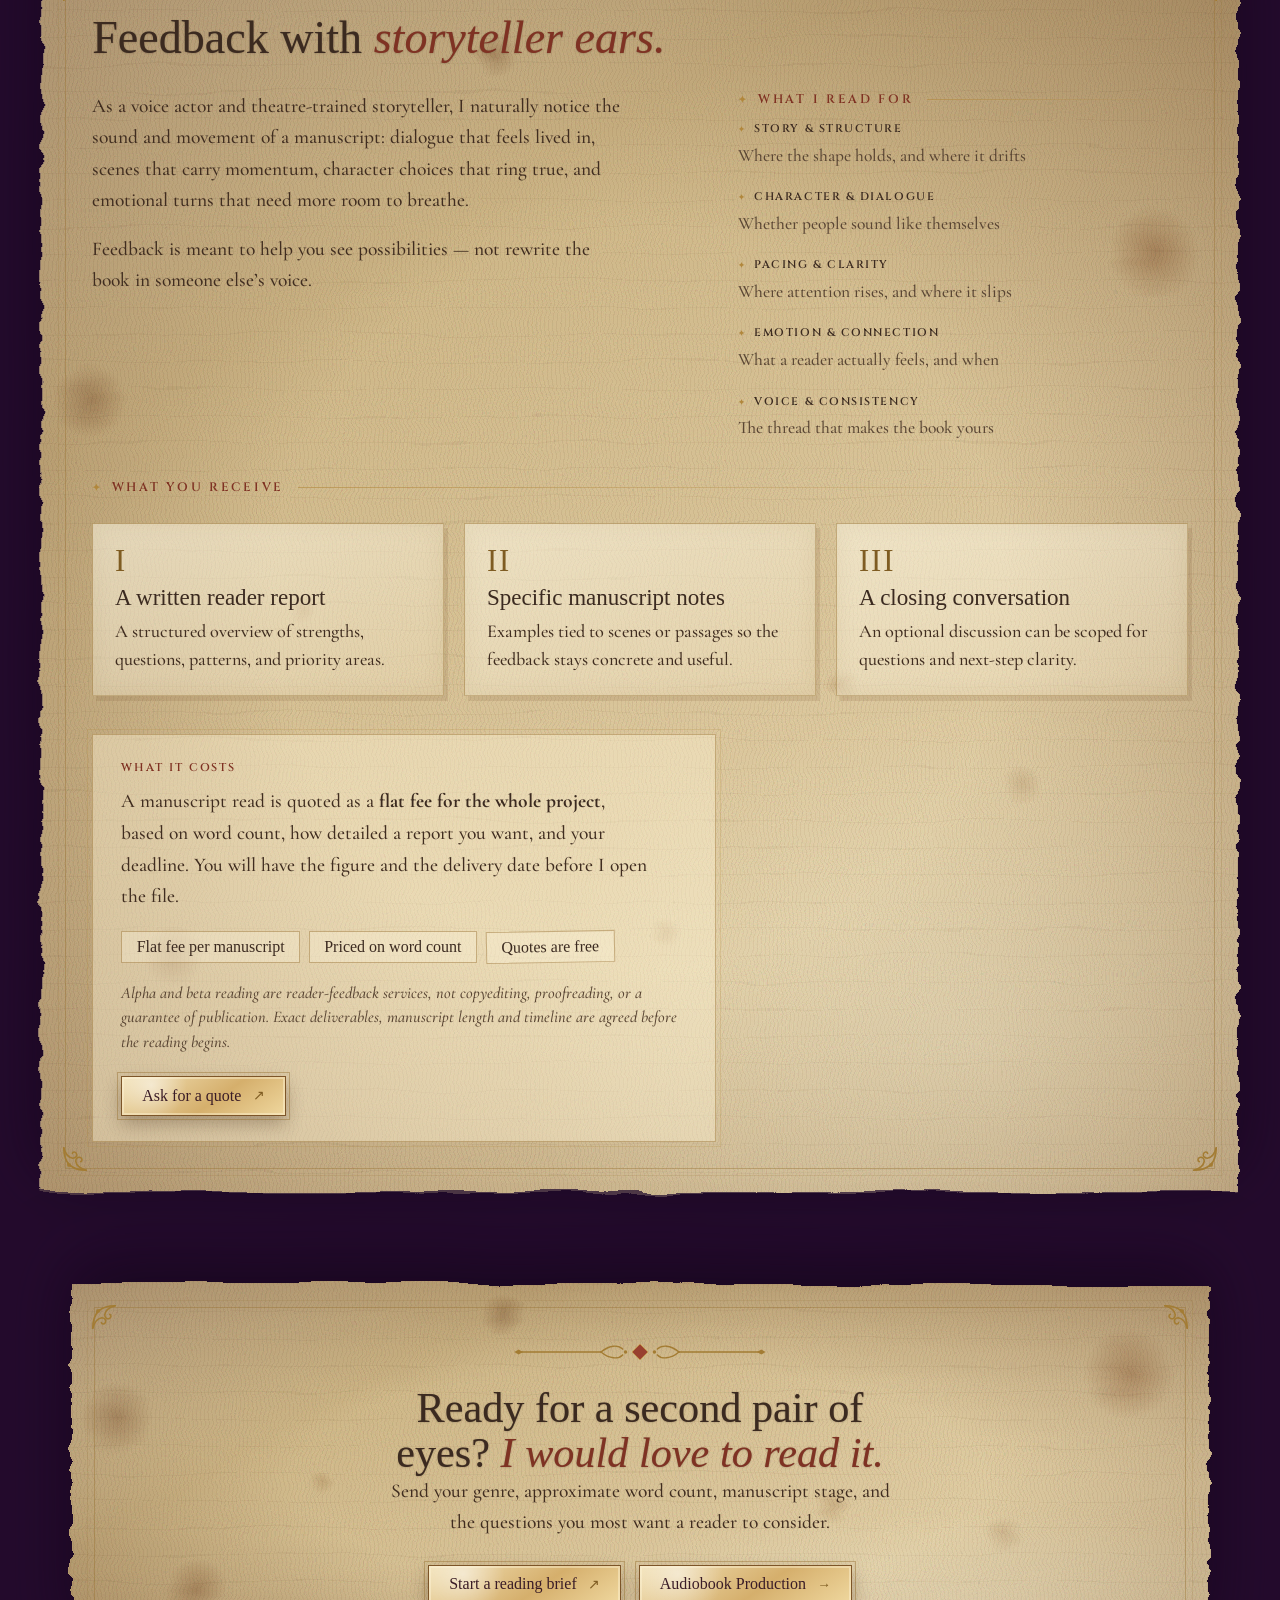
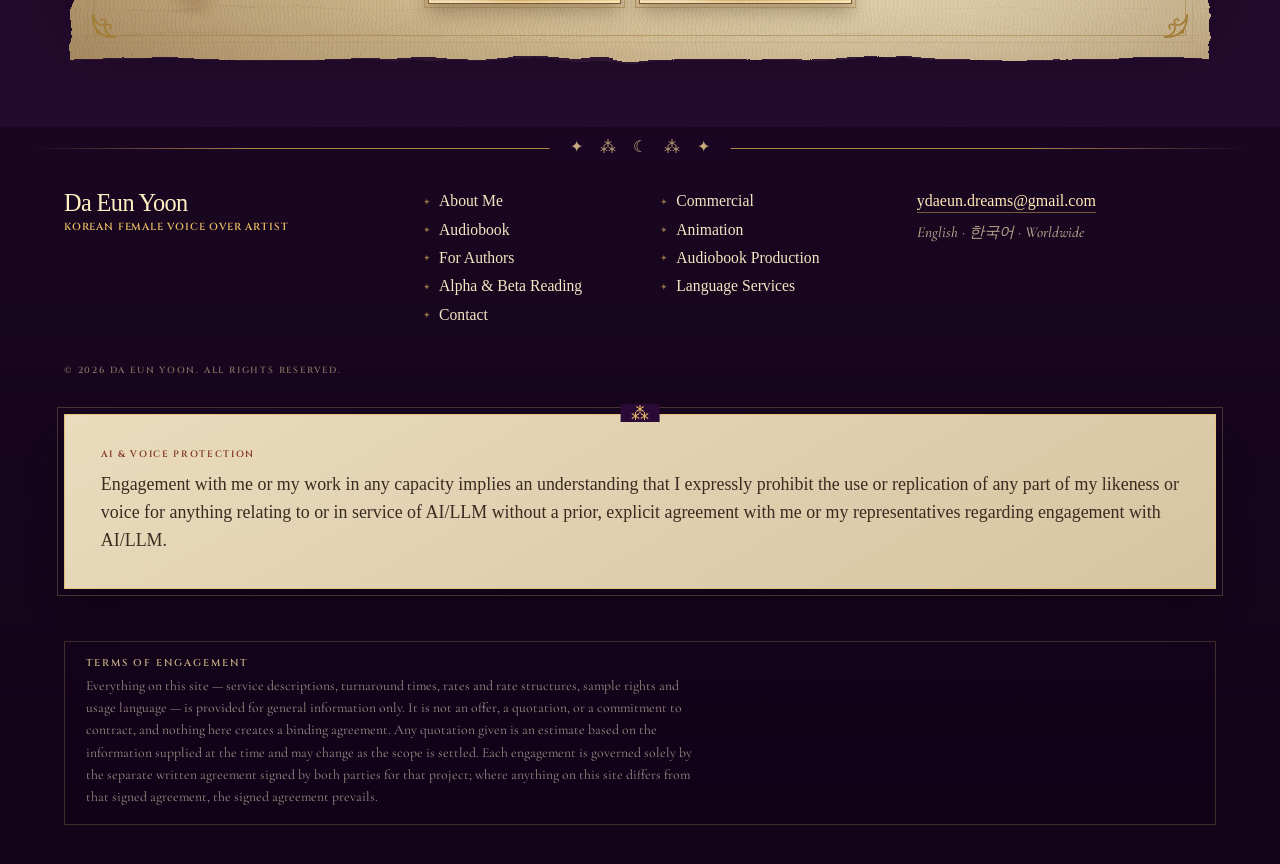
<file: alpha-beta-reading.html>
<!doctype html>
<html lang="en">
<head>
  <meta charset="utf-8">
  <meta name="viewport" content="width=device-width, initial-scale=1">
  <meta name="description" content="Alpha and beta reading for independent authors with thoughtful feedback on story, character, pacing, clarity, and reader experience.">
  <title>Alpha &amp; Beta Reading | Da Eun Yoon</title>
  <link rel="canonical" href="https://daeunyoonvoice.com/alpha-beta-reading.html">
  <meta property="og:type" content="website">
  <meta property="og:site_name" content="Da Eun Yoon">
  <meta property="og:locale" content="en_US">
  <meta property="og:url" content="https://daeunyoonvoice.com/alpha-beta-reading.html">
  <meta property="og:title" content="Alpha &amp; Beta Reading | Da Eun Yoon">
  <meta property="og:description" content="Alpha and beta reading for independent authors with thoughtful feedback on story, character, pacing, clarity, and reader experience.">
  <meta property="og:image" content="https://daeunyoonvoice.com/assets/images/home/da-eun-hero.webp">
  <meta name="twitter:card" content="summary_large_image">
  <meta name="twitter:title" content="Alpha &amp; Beta Reading | Da Eun Yoon">
  <meta name="twitter:description" content="Alpha and beta reading for independent authors with thoughtful feedback on story, character, pacing, clarity, and reader experience.">
  <meta name="twitter:image" content="https://daeunyoonvoice.com/assets/images/home/da-eun-hero.webp">
  <link rel="preconnect" href="https://fonts.googleapis.com">
  <link rel="preconnect" href="https://fonts.gstatic.com" crossorigin>
  <link href="https://fonts.googleapis.com/css2?family=Cinzel:wght@500;600&family=Cormorant+Garamond:ital,wght@0,500;0,700;1,500&family=IM+Fell+English:ital@0;1&display=swap" rel="stylesheet">
  <link rel="stylesheet" href="styles.css">
</head>
<body class="page-reading">
  <a class="skip-link" href="#main">Skip to content</a>
  <header class="site-header"><a class="brand" href="index.html"><span>Da Eun Yoon</span><small>Korean Female Voice Over Artist</small></a><button class="header-replay" type="button" data-replay-opening aria-label="Open the book again from the first page" title="Open the book again"><i aria-hidden="true">✦</i><span>Open the book again</span></button><button class="menu-toggle" type="button" aria-label="Open menu" aria-expanded="false" aria-controls="site-nav" data-menu-toggle><span></span><span></span></button><nav id="site-nav" class="site-nav" aria-label="Main navigation" data-menu><a href="index.html">Home</a><a href="about.html">About Me</a><details class="nav-group"><summary>Voice Over <span aria-hidden="true">⌄</span></summary><div class="nav-dropdown"><a href="commercial.html">Commercial</a><a href="audiobook.html">Audiobook</a><a href="animation.html">Animation</a></div></details><details class="nav-group active"><summary>For Authors <span aria-hidden="true">⌄</span></summary><div class="nav-dropdown"><a href="authors.html">For Authors</a><a href="audiobook-production.html">Audiobook Production</a><a class="active" href="alpha-beta-reading.html">Alpha &amp; Beta Reading</a></div></details><a href="language-services.html">Language Services</a><a class="nav-contact" href="contact.html">Contact <span>↗</span></a></nav></header>

  <!-- Torn-paper edges. The filters distort only the paper layers, never the text. -->
  <svg class="tale-defs" aria-hidden="true" focusable="false" width="0" height="0">
    <filter id="deckle" x="-8%" y="-8%" width="116%" height="116%" color-interpolation-filters="sRGB">
      <feTurbulence type="fractalNoise" baseFrequency="0.013 0.05" numOctaves="3" seed="9" result="grain"/>
      <feDisplacementMap in="SourceGraphic" in2="grain" scale="13" xChannelSelector="R" yChannelSelector="G"/>
    </filter>
    <filter id="deckle-wide" x="-6%" y="-12%" width="112%" height="124%" color-interpolation-filters="sRGB">
      <feTurbulence type="fractalNoise" baseFrequency="0.008 0.06" numOctaves="3" seed="23" result="grain"/>
      <feDisplacementMap in="SourceGraphic" in2="grain" scale="11" xChannelSelector="R" yChannelSelector="G"/>
    </filter>
  </svg>

  <main id="main">
    <section class="tale-spread" aria-labelledby="reading-opening-line">
      <p class="tale-chapter-mark"><i aria-hidden="true">✦</i><span>Alpha &amp; beta reading</span><i aria-hidden="true">✦</i></p>

      <div class="tale-book tale-book-solo">

        <article class="tale-leaf tale-leaf-recto reveal">
          <span class="tale-paper" aria-hidden="true"></span>
          <div class="tale-leaf-inner">
            <h1 class="tale-opening" id="reading-opening-line"><b class="tale-versal">A</b> thoughtful reader <em>before the world arrives.</em></h1>

            <p class="tale-byline">
              <span class="tale-name">Da Eun Yoon</span>
              <span class="tale-role">Alpha &amp; Beta Reading for Independent Authors</span>
            </p>

            <div class="tale-prose">
              <p>Fresh eyes can reveal where a story sings, where it loses its way, and what stays with a reader after the final page. I offer honest, compassionate feedback while protecting the voice that makes your book yours.</p>
            </div>

            <nav class="tale-more" aria-label="Related author services">
              <p>Elsewhere in this chapter</p>
              <span><a class="tale-pill" href="authors.html">For Authors</a><a class="tale-pill" href="audiobook-production.html">Audiobook Production</a></span>
              <a class="tale-onward" href="#reading-options">Find the right reading stage <em aria-hidden="true">↓</em></a>
            </nav>
          </div>
        </article>
      </div>

      <p class="tale-flourish" aria-hidden="true">✦ &nbsp; ⁂ &nbsp; ✦</p>
    </section>

    <section class="tale-chapter" id="reading-options" aria-labelledby="reading-options-heading">
      <p class="tale-chapter-mark"><i aria-hidden="true">✦</i><span>Where is your manuscript?</span><i aria-hidden="true">✦</i></p>

      <div class="tale-sheet reveal">
        <span class="tale-paper" aria-hidden="true"></span>
        <div class="tale-sheet-inner">
          <header class="tale-chapter-head">
            <h2 id="reading-options-heading">Different drafts need <em>different kinds of reading.</em></h2>
          </header>

          <div class="tale-cards" style="--cols: 2">
            <article class="tale-card">
              <span>Earlier draft</span>
              <h3>Alpha Reading</h3>
              <p>A big-picture read for a manuscript still taking shape. The focus is on the foundations of the story and the questions worth exploring before detailed polishing.</p>
              <ul>
                <li>Overall structure and narrative direction</li>
                <li>Character motivation and development</li>
                <li>Worldbuilding and internal logic</li>
                <li>Confusing, slow, or underdeveloped sections</li>
                <li>What feels most promising</li>
              </ul>
            </article>

            <article class="tale-card tale-card-lit">
              <span>Later draft</span>
              <h3>Beta Reading</h3>
              <p>A reader-experience review for a manuscript nearing completion. The focus is on how the story lands, flows, and feels from beginning to end.</p>
              <ul>
                <li>Pacing, tension, and engagement</li>
                <li>Emotional impact and character connection</li>
                <li>Clarity and continuity</li>
                <li>Moments that pull a reader out</li>
                <li>Questions that remain after the ending</li>
              </ul>
            </article>
          </div>
        </div>
      </div>
    </section>

    <section class="tale-chapter tale-chapter-last" aria-labelledby="reading-lens-heading">
      <p class="tale-chapter-mark"><i aria-hidden="true">✦</i><span>The reader’s lens</span><i aria-hidden="true">✦</i></p>

      <div class="tale-sheet reveal">
        <span class="tale-paper" aria-hidden="true"></span>
        <div class="tale-sheet-inner">
          <header class="tale-chapter-head">
            <h2 id="reading-lens-heading">Feedback with <em>storyteller ears.</em></h2>
          </header>

          <div class="tale-columns tale-columns-side">
            <div class="tale-prose">
              <p>As a voice actor and theatre-trained storyteller, I naturally notice the sound and movement of a manuscript: dialogue that feels lived in, scenes that carry momentum, character choices that ring true, and emotional turns that need more room to breathe.</p>
              <p>Feedback is meant to help you see possibilities — not rewrite the book in someone else’s voice.</p>
            </div>

            <div>
              <h3 class="tale-rubric"><span>What I read for</span></h3>
              <dl class="tale-dl" style="--cols: 1">
                <div><dt>Story &amp; structure</dt><dd>Where the shape holds, and where it drifts</dd></div>
                <div><dt>Character &amp; dialogue</dt><dd>Whether people sound like themselves</dd></div>
                <div><dt>Pacing &amp; clarity</dt><dd>Where attention rises, and where it slips</dd></div>
                <div><dt>Emotion &amp; connection</dt><dd>What a reader actually feels, and when</dd></div>
                <div><dt>Voice &amp; consistency</dt><dd>The thread that makes the book yours</dd></div>
              </dl>
            </div>
          </div>

          <h3 class="tale-rubric" style="margin-top: 2.4rem"><span>What you receive</span></h3>
          <div class="tale-cards" style="--cols: 3">
            <article class="tale-card"><span class="tale-card-folio" aria-hidden="true">I</span><h3>A written reader report</h3><p>A structured overview of strengths, questions, patterns, and priority areas.</p></article>
            <article class="tale-card"><span class="tale-card-folio" aria-hidden="true">II</span><h3>Specific manuscript notes</h3><p>Examples tied to scenes or passages so the feedback stays concrete and useful.</p></article>
            <article class="tale-card"><span class="tale-card-folio" aria-hidden="true">III</span><h3>A closing conversation</h3><p>An optional discussion can be scoped for questions and next-step clarity.</p></article>
          </div>
          <aside class="tale-pricing" aria-labelledby="pricing-heading">
            <h3 class="tale-facet-label" id="pricing-heading">What it costs</h3>
            <div class="tale-prose"><p>A manuscript read is quoted as a <strong>flat fee for the whole project</strong>, based on word count, how detailed a report you want, and your deadline. You will have the figure and the delivery date before I open the file.</p></div>
            <ul class="tale-tags"><li>Flat fee per manuscript</li><li>Priced on word count</li><li>Quotes are free</li></ul>
            <p class="tale-pricing-note">Alpha and beta reading are reader-feedback services, not copyediting, proofreading, or a guarantee of publication. Exact deliverables, manuscript length and timeline are agreed before the reading begins.</p>
            <a class="tale-seal" href="mailto:ydaeun.dreams@gmail.com?subject=Alpha%20or%20beta%20reading%20enquiry&amp;body=Hi%20Da%20Eun%2C%0A%0A%E2%80%94%20About%20you%20%E2%80%94%0AName%3A%0AWebsite%20(optional)%3A%0A%0A%E2%80%94%20The%20manuscript%20%E2%80%94%0ATitle%3A%0AGenre%20and%20age%20category%3A%0AApproximate%20word%20count%3A%0AStage%3A%20(alpha%2C%20beta%2C%20or%20final%20polish)%0ALanguage%3A%0A%0A%E2%80%94%20What%20you%20need%20%E2%80%94%0AWhat%20you%20want%20the%20reader%20watching%20for%3A%0AFeedback%20format%3A%20(written%20notes%2C%20margin%20comments%2C%20or%20a%20call)%0ADeadline%3A%0ABudget%20range%3A%0A%0AA%20little%20more%20about%20the%20story%3A%0A%0A%0AThank%20you%2C%0A">Ask for a quote <span aria-hidden="true">↗</span></a>
          </aside>

        </div>
      </div>
    </section>

    <section class="tale-colophon" aria-labelledby="reading-colophon-heading">
      <div class="tale-sheet reveal">
        <span class="tale-paper" aria-hidden="true"></span>
        <div class="tale-sheet-inner">
          <p class="tale-colophon-mark" aria-hidden="true">✦ ⁂ ✦</p>
          <h2 class="tale-head" id="reading-colophon-heading">Ready for a second pair of eyes? <em>I would love to read it.</em></h2>
          <div class="tale-prose"><p>Send your genre, approximate word count, manuscript stage, and the questions you most want a reader to consider.</p></div>
          <div class="tale-actions">
            <a class="tale-seal" href="mailto:ydaeun.dreams@gmail.com?subject=Alpha%20or%20beta%20reading%20enquiry&amp;body=Hi%20Da%20Eun%2C%0A%0A%E2%80%94%20About%20you%20%E2%80%94%0AName%3A%0AWebsite%20(optional)%3A%0A%0A%E2%80%94%20The%20manuscript%20%E2%80%94%0ATitle%3A%0AGenre%20and%20age%20category%3A%0AApproximate%20word%20count%3A%0AStage%3A%20(alpha%2C%20beta%2C%20or%20final%20polish)%0ALanguage%3A%0A%0A%E2%80%94%20What%20you%20need%20%E2%80%94%0AWhat%20you%20want%20the%20reader%20watching%20for%3A%0AFeedback%20format%3A%20(written%20notes%2C%20margin%20comments%2C%20or%20a%20call)%0ADeadline%3A%0ABudget%20range%3A%0A%0AA%20little%20more%20about%20the%20story%3A%0A%0A%0AThank%20you%2C%0A">Start a reading brief <span aria-hidden="true">↗</span></a>
            <a class="tale-seal" href="audiobook-production.html">Audiobook Production <span aria-hidden="true">→</span></a>
          </div>
        </div>
      </div>
    </section>
  </main>

  <footer class="site-footer"><div><a class="brand footer-brand" href="index.html"><span>Da Eun Yoon</span><small>Korean Female Voice Over Artist</small></a></div><div class="footer-nav"><a href="about.html">About Me</a><a href="commercial.html">Commercial</a><a href="audiobook.html">Audiobook</a><a href="animation.html">Animation</a><a href="authors.html">For Authors</a><a href="audiobook-production.html">Audiobook Production</a><a href="alpha-beta-reading.html">Alpha &amp; Beta Reading</a><a href="language-services.html">Language Services</a><a href="contact.html">Contact</a></div><div class="footer-contact"><a href="mailto:ydaeun.dreams@gmail.com">ydaeun.dreams@gmail.com</a><p>English · 한국어 · Worldwide</p></div><p class="legal">© <span data-year></span> Da Eun Yoon. All rights reserved.</p><div class="ai-protection" role="note" aria-label="AI and voice protection notice"><span>AI &amp; Voice Protection</span><p>Engagement with me or my work in any capacity implies an understanding that I expressly prohibit the use or replication of any part of my likeness or voice for anything relating to or in service of AI/LLM without a prior, explicit agreement with me or my representatives regarding engagement with AI/LLM.</p></div><div class="site-terms" role="note" aria-label="Terms notice">
      <span>Terms of Engagement</span>
      <p>Everything on this site — service descriptions, turnaround times, rates and rate structures, sample rights and usage language — is provided for general information only. It is not an offer, a quotation, or a commitment to contract, and nothing here creates a binding agreement. Any quotation given is an estimate based on the information supplied at the time and may change as the scope is settled. Each engagement is governed solely by the separate written agreement signed by both parties for that project; where anything on this site differs from that signed agreement, the signed agreement prevails.</p>
    </div></footer>
  <script src="script.js"></script>
</body>
</html>
</file>
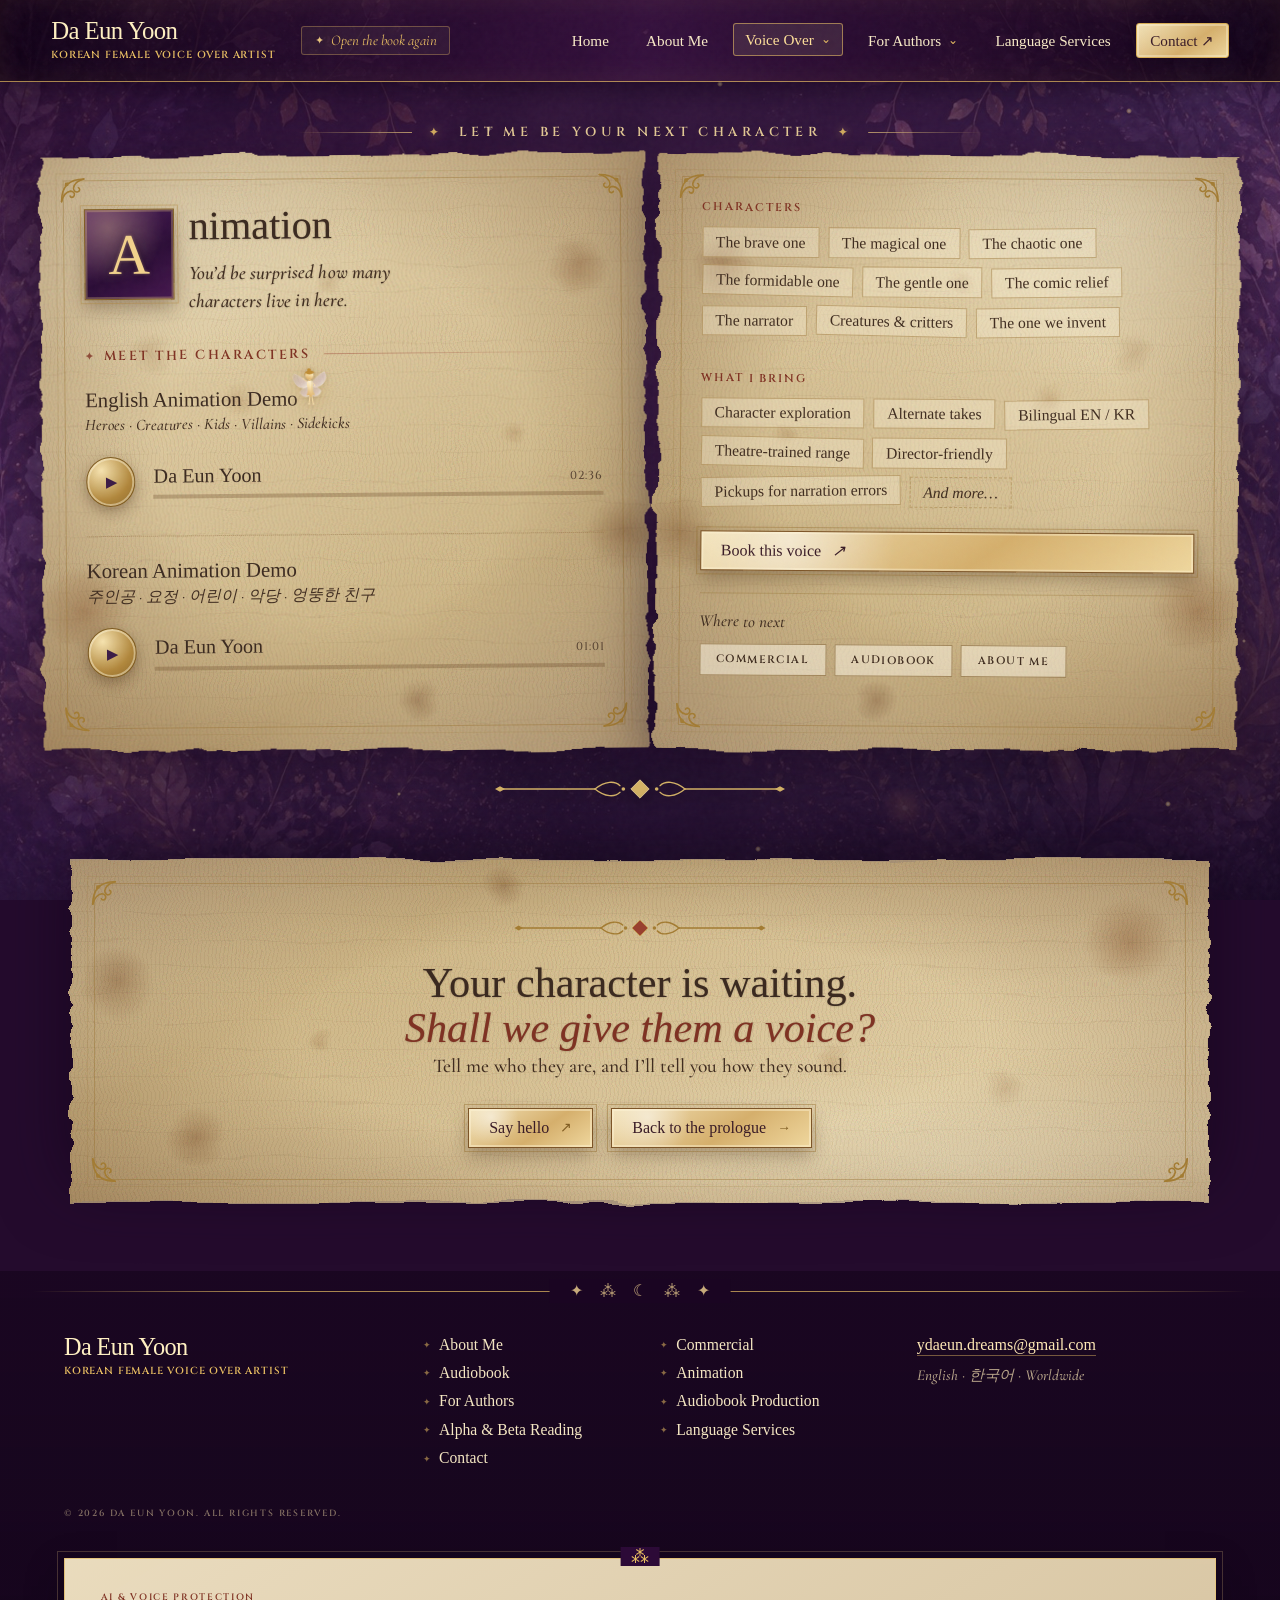
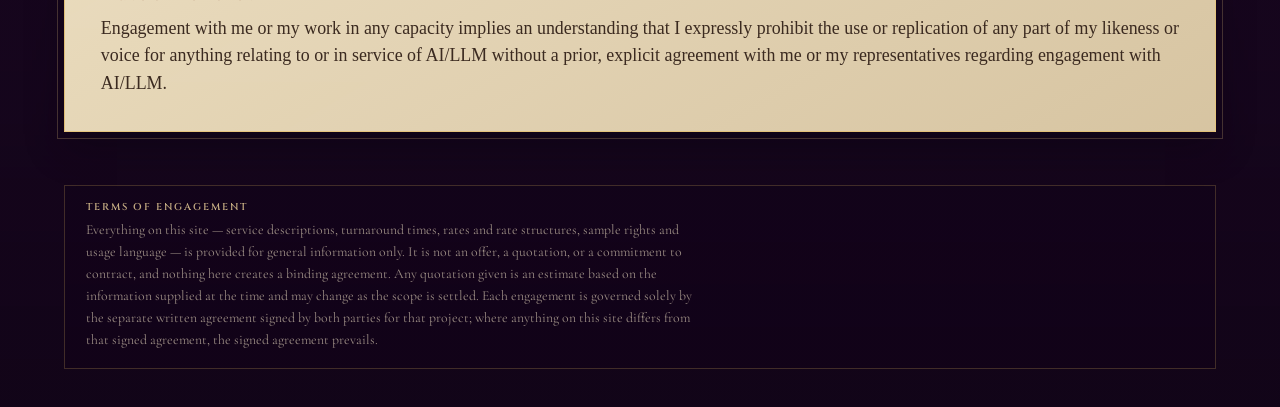
<file: animation.html>
<!doctype html>
<html lang="en">
<head>
  <meta charset="utf-8">
  <meta name="viewport" content="width=device-width, initial-scale=1">
  <meta name="description" content="Da Eun Yoon animation voice demos in English and Korean, from whimsical fairies to brave adventurers.">
  <title>Animation Voice Acting | Da Eun Yoon</title>
  <link rel="canonical" href="https://daeunyoonvoice.com/animation.html">
  <meta property="og:type" content="website">
  <meta property="og:site_name" content="Da Eun Yoon">
  <meta property="og:locale" content="en_US">
  <meta property="og:url" content="https://daeunyoonvoice.com/animation.html">
  <meta property="og:title" content="Animation Voice Acting | Da Eun Yoon">
  <meta property="og:description" content="Da Eun Yoon animation voice demos in English and Korean, from whimsical fairies to brave adventurers.">
  <meta property="og:image" content="https://daeunyoonvoice.com/assets/images/home/da-eun-hero.webp">
  <meta name="twitter:card" content="summary_large_image">
  <meta name="twitter:title" content="Animation Voice Acting | Da Eun Yoon">
  <meta name="twitter:description" content="Da Eun Yoon animation voice demos in English and Korean, from whimsical fairies to brave adventurers.">
  <meta name="twitter:image" content="https://daeunyoonvoice.com/assets/images/home/da-eun-hero.webp">
  <link rel="preconnect" href="https://fonts.googleapis.com">
  <link rel="preconnect" href="https://fonts.gstatic.com" crossorigin>
  <link href="https://fonts.googleapis.com/css2?family=Cinzel:wght@500;600&family=Cormorant+Garamond:ital,wght@0,500;0,700;1,500&family=IM+Fell+English:ital@0;1&display=swap" rel="stylesheet">
  <link rel="stylesheet" href="styles.css">
</head>
<body class="page-demo demo-animation">
  <a class="skip-link" href="#main">Skip to content</a>
  <header class="site-header"><a class="brand" href="index.html"><span>Da Eun Yoon</span><small>Korean Female Voice Over Artist</small></a><button class="header-replay" type="button" data-replay-opening aria-label="Open the book again from the first page" title="Open the book again"><i aria-hidden="true">✦</i><span>Open the book again</span></button><button class="menu-toggle" type="button" aria-label="Open menu" aria-expanded="false" aria-controls="site-nav" data-menu-toggle><span></span><span></span></button><nav id="site-nav" class="site-nav" aria-label="Main navigation" data-menu><a href="index.html">Home</a><a href="about.html">About Me</a><details class="nav-group active"><summary>Voice Over <span aria-hidden="true">⌄</span></summary><div class="nav-dropdown"><a href="commercial.html">Commercial</a><a href="audiobook.html">Audiobook</a><a class="active" href="animation.html">Animation</a></div></details><details class="nav-group"><summary>For Authors <span aria-hidden="true">⌄</span></summary><div class="nav-dropdown"><a href="authors.html">For Authors</a><a href="audiobook-production.html">Audiobook Production</a><a href="alpha-beta-reading.html">Alpha &amp; Beta Reading</a></div></details><a href="language-services.html">Language Services</a><a class="nav-contact" href="contact.html">Contact <span>↗</span></a></nav></header>

  <!-- Torn-paper edges. The filters distort only the paper layers, never the text. -->
  <svg class="tale-defs" aria-hidden="true" focusable="false" width="0" height="0">
    <filter id="deckle" x="-8%" y="-8%" width="116%" height="116%" color-interpolation-filters="sRGB">
      <feTurbulence type="fractalNoise" baseFrequency="0.013 0.05" numOctaves="3" seed="9" result="grain"/>
      <feDisplacementMap in="SourceGraphic" in2="grain" scale="13" xChannelSelector="R" yChannelSelector="G"/>
    </filter>
    <filter id="deckle-wide" x="-6%" y="-12%" width="112%" height="124%" color-interpolation-filters="sRGB">
      <feTurbulence type="fractalNoise" baseFrequency="0.008 0.06" numOctaves="3" seed="23" result="grain"/>
      <feDisplacementMap in="SourceGraphic" in2="grain" scale="11" xChannelSelector="R" yChannelSelector="G"/>
    </filter>
  </svg>

  <main id="main">
    <section class="tale-spread" aria-labelledby="animation-opening-line">
      <p class="tale-chapter-mark"><i aria-hidden="true">✦</i><span>Let me be your next character</span><i aria-hidden="true">✦</i></p>

      <div class="tale-book tale-book-demo">
        <article class="tale-leaf tale-leaf-verso reveal">
          <span class="tale-paper" aria-hidden="true"></span>
          <div class="tale-leaf-inner">
            <h1 class="tale-opening" id="animation-opening-line"><b class="tale-versal">A</b>nimation<span class="tale-title-sub">You’d be surprised how many characters live in here.</span></h1>

            <section class="tale-voices" id="reels" aria-labelledby="animation-reels-heading">
              <h2 class="tale-rubric tale-rubric-lead" id="animation-reels-heading"><span>Meet the characters</span></h2>
              <ol class="tale-recital tale-recital-tight">
              <li>
                <div class="tale-recital-copy">
                  <h3>English Animation Demo</h3>
                  <p>Heroes · Creatures · Kids · Villains · Sidekicks</p>
                </div>
                <div class="audio-player tale-track" data-audio-player>
                  <button type="button" class="audio-toggle" aria-label="Play English animation demo"><span>▶</span></button>
                  <div class="audio-info"><strong>Da Eun Yoon</strong><div class="audio-track"><i></i></div><small data-time>02:36</small></div>
                  <audio preload="none" src="assets/audio/animation-english.mp3"></audio>
                </div>
              </li>
              <li>
                <div class="tale-recital-copy">
                  <h3>Korean Animation Demo</h3>
                  <p>주인공 · 요정 · 어린이 · 악당 · 엉뚱한 친구</p>
                </div>
                <div class="audio-player tale-track" data-audio-player>
                  <button type="button" class="audio-toggle" aria-label="Play Korean animation demo"><span>▶</span></button>
                  <div class="audio-info"><strong>Da Eun Yoon</strong><div class="audio-track"><i></i></div><small data-time>01:01</small></div>
                  <audio preload="none" src="assets/audio/animation-korean.mp3"></audio>
                </div>
              </li>
              </ol>
            </section>
          </div>
        </article>

        <article class="tale-leaf tale-leaf-recto reveal delay-1">
          <span class="tale-paper" aria-hidden="true"></span>
          <div class="tale-leaf-inner">
            <div class="tale-facets tale-facets-side tale-facets-lead">
            <div class="tale-facet">
              <h3 class="tale-facet-label">Characters</h3>
              <ul class="tale-tags">
                <li>The brave one</li><li>The magical one</li><li>The chaotic one</li><li>The formidable one</li><li>The gentle one</li><li>The comic relief</li><li>The narrator</li><li>Creatures &amp; critters</li><li>The one we invent</li>
              </ul>
            </div>
            <div class="tale-facet">
              <h3 class="tale-facet-label">What I bring</h3>
              <ul class="tale-tags">
                <li>Character exploration</li><li>Alternate takes</li><li>Bilingual EN / KR</li><li>Theatre-trained range</li><li>Director-friendly</li><li>Pickups for narration errors</li><li class="is-more">And more…</li>
              </ul>
            </div>
            </div>

            <a class="tale-seal tale-seal-demo" href="contact.html">Book this voice <em aria-hidden="true">↗</em></a>

            <nav class="tale-more" aria-label="More voice over demos">
              <p>Where to next</p>
              <span><a class="tale-pill" href="commercial.html">Commercial</a><a class="tale-pill" href="audiobook.html">Audiobook</a><a class="tale-pill" href="about.html">About Me</a></span>
            </nav>
          </div>
        </article>
      </div>

      <p class="tale-flourish" aria-hidden="true">✦ &nbsp; ⁂ &nbsp; ✦</p>
    </section>

    <section class="tale-colophon" aria-labelledby="animation-colophon-heading">
      <div class="tale-sheet reveal">
        <span class="tale-paper" aria-hidden="true"></span>
        <div class="tale-sheet-inner">
          <p class="tale-colophon-mark" aria-hidden="true">✦ ⁂ ✦</p>
          <h2 class="tale-head" id="animation-colophon-heading">Your character is waiting. <em>Shall we give them a voice?</em></h2>
          <div class="tale-prose"><p>Tell me who they are, and I’ll tell you how they sound.</p></div>
          <div class="tale-actions">
            <a class="tale-seal" href="contact.html">Say hello <span aria-hidden="true">↗</span></a>
            <a class="tale-seal" href="index.html">Back to the prologue <span aria-hidden="true">→</span></a>
          </div>
        </div>
      </div>
    </section>
  </main>

  <footer class="site-footer"><div><a class="brand footer-brand" href="index.html"><span>Da Eun Yoon</span><small>Korean Female Voice Over Artist</small></a></div><div class="footer-nav"><a href="about.html">About Me</a><a href="commercial.html">Commercial</a><a href="audiobook.html">Audiobook</a><a href="animation.html">Animation</a><a href="authors.html">For Authors</a><a href="audiobook-production.html">Audiobook Production</a><a href="alpha-beta-reading.html">Alpha &amp; Beta Reading</a><a href="language-services.html">Language Services</a><a href="contact.html">Contact</a></div><div class="footer-contact"><a href="mailto:ydaeun.dreams@gmail.com">ydaeun.dreams@gmail.com</a><p>English · 한국어 · Worldwide</p></div><p class="legal">© <span data-year></span> Da Eun Yoon. All rights reserved.</p><div class="ai-protection" role="note" aria-label="AI and voice protection notice"><span>AI &amp; Voice Protection</span><p>Engagement with me or my work in any capacity implies an understanding that I expressly prohibit the use or replication of any part of my likeness or voice for anything relating to or in service of AI/LLM without a prior, explicit agreement with me or my representatives regarding engagement with AI/LLM.</p></div><div class="site-terms" role="note" aria-label="Terms notice">
      <span>Terms of Engagement</span>
      <p>Everything on this site — service descriptions, turnaround times, rates and rate structures, sample rights and usage language — is provided for general information only. It is not an offer, a quotation, or a commitment to contract, and nothing here creates a binding agreement. Any quotation given is an estimate based on the information supplied at the time and may change as the scope is settled. Each engagement is governed solely by the separate written agreement signed by both parties for that project; where anything on this site differs from that signed agreement, the signed agreement prevails.</p>
    </div></footer>
  <script src="script.js"></script>
</body>
</html>
</file>
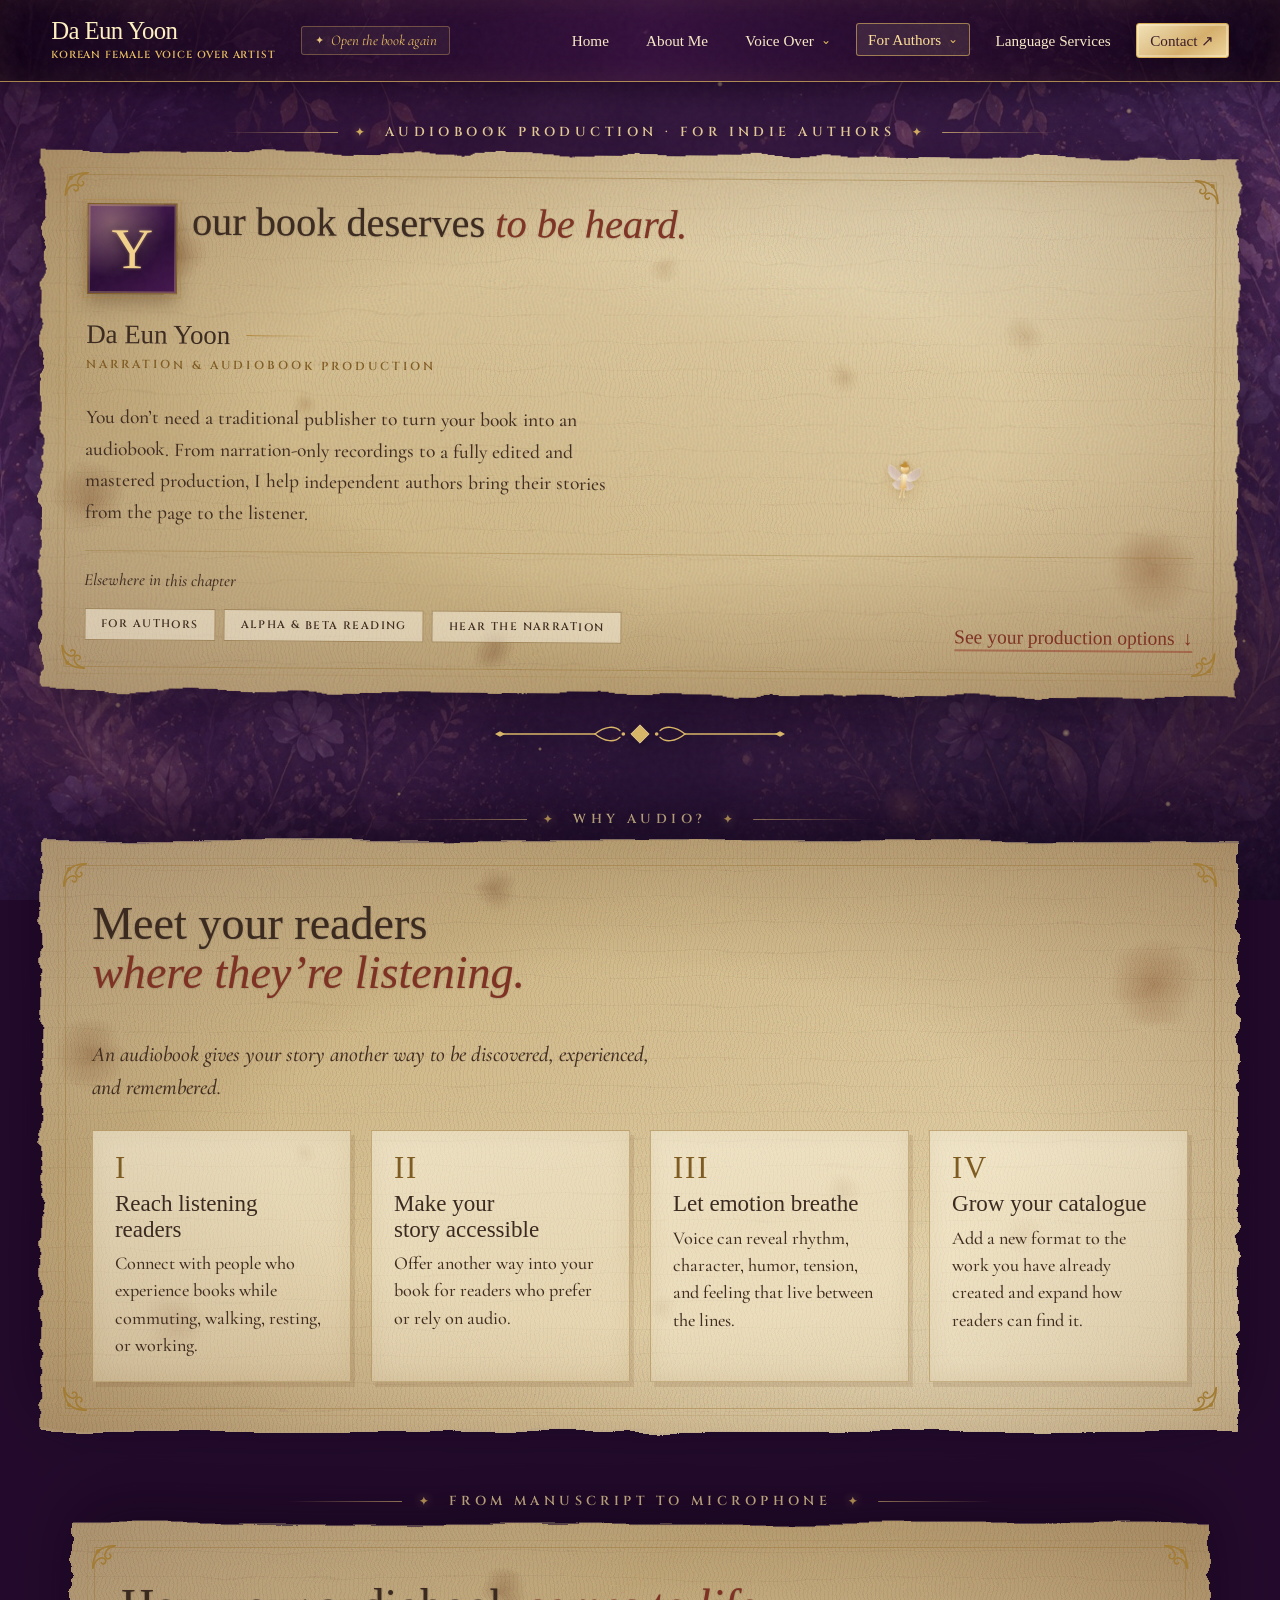
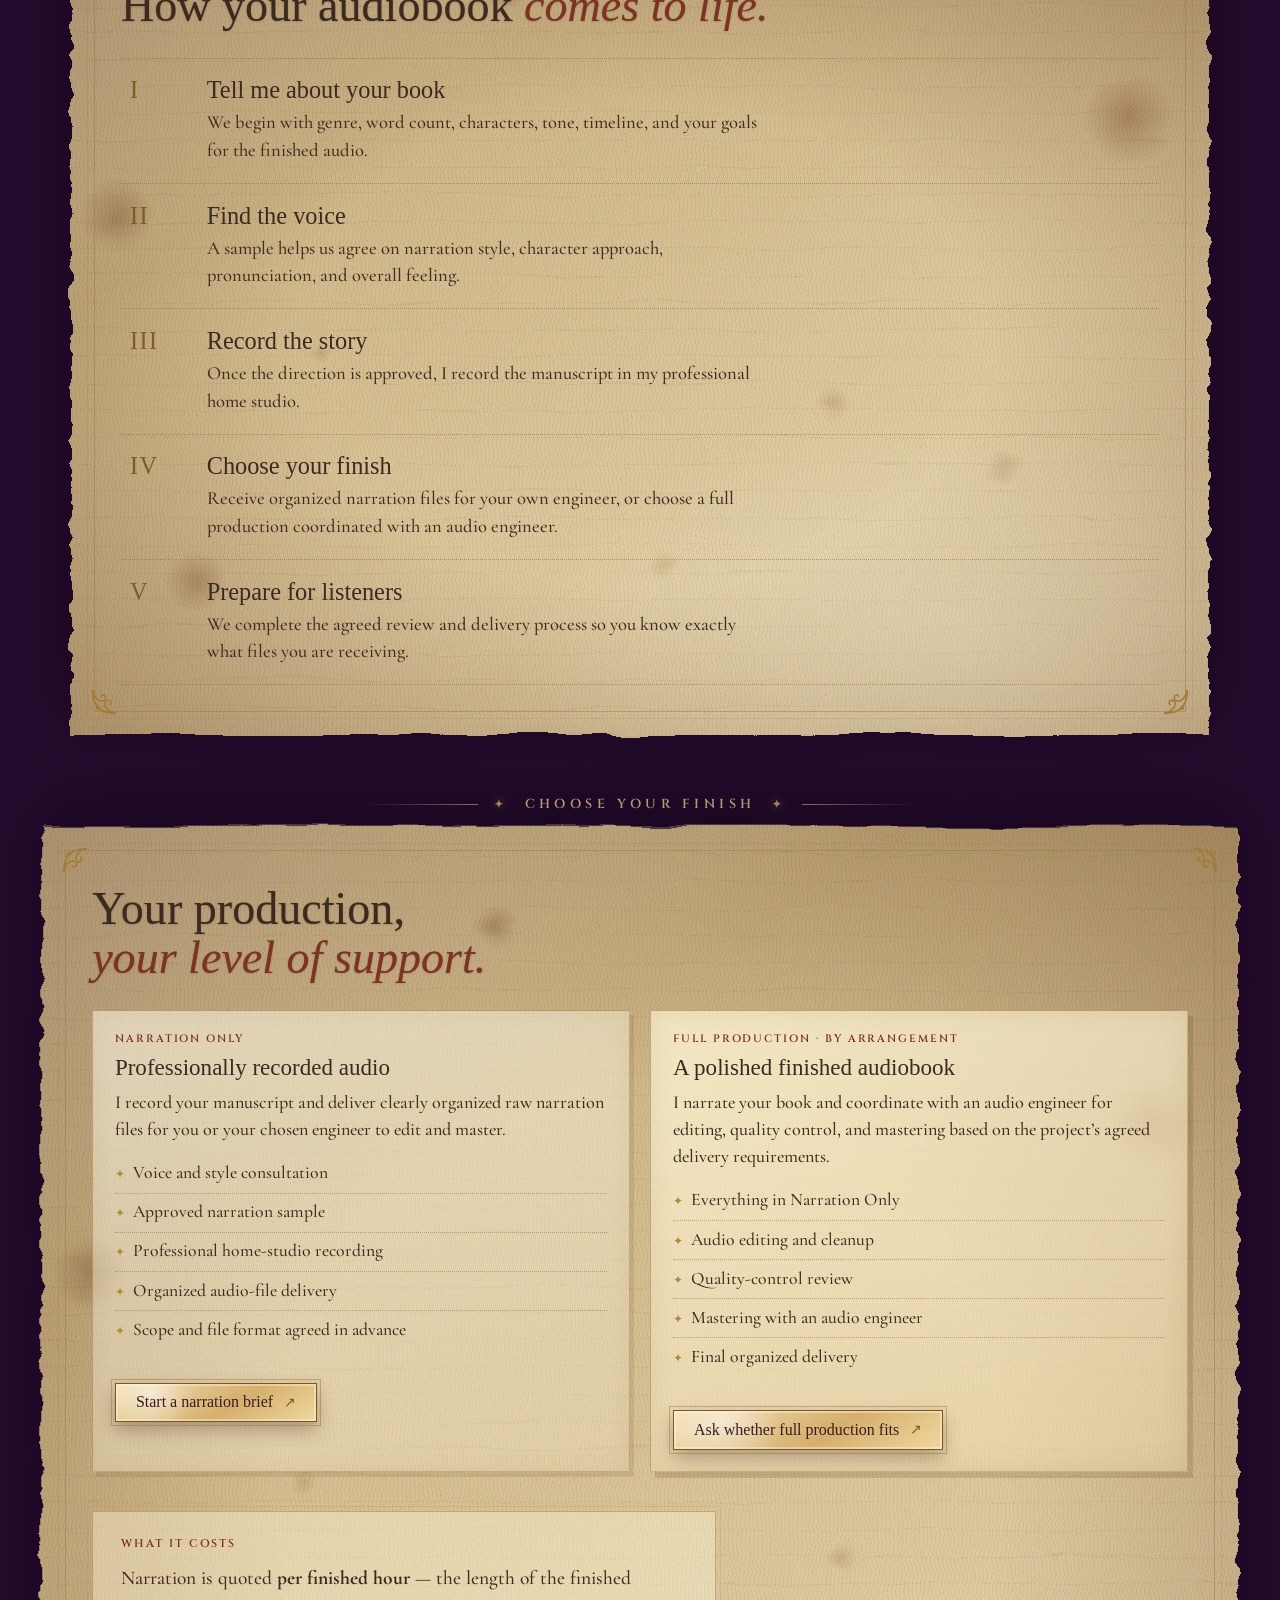
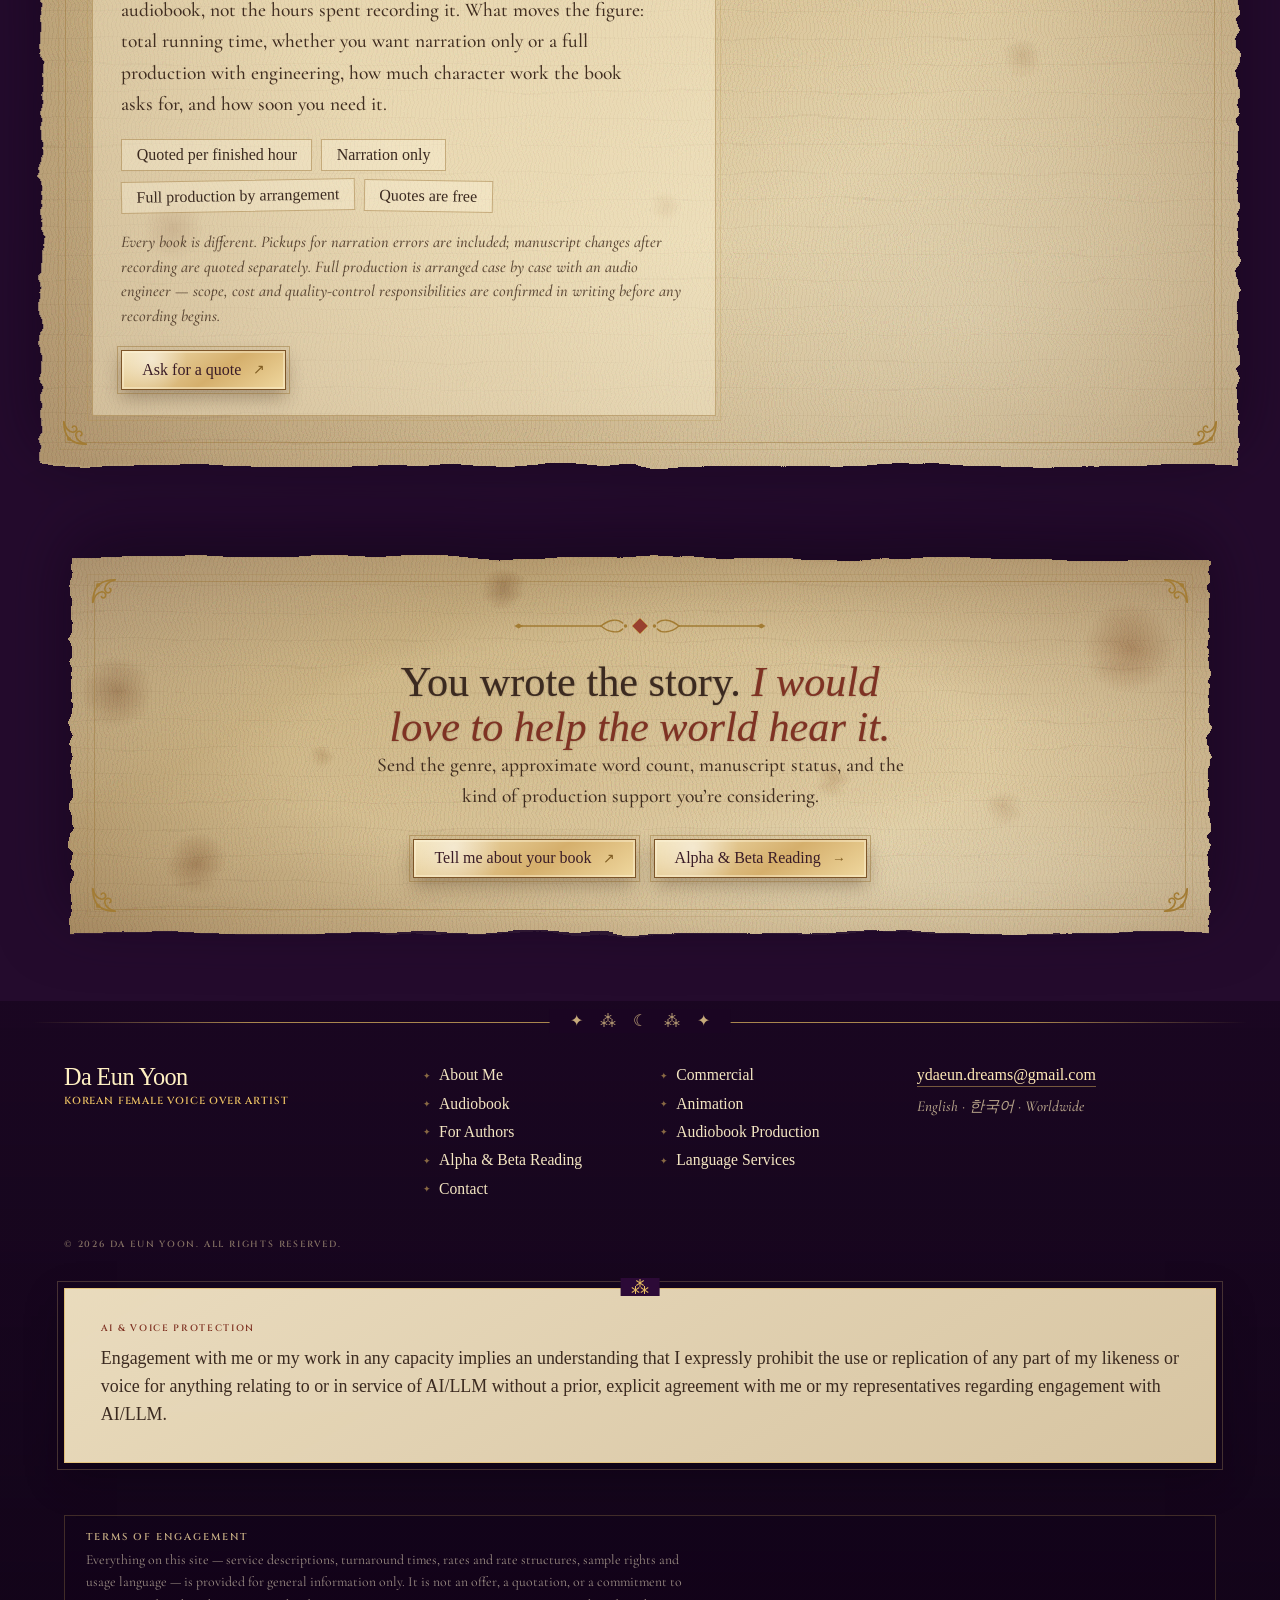
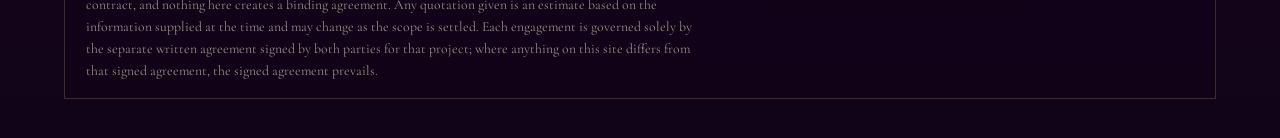
<file: audiobook-production.html>
<!doctype html>
<html lang="en">
<head>
  <meta charset="utf-8">
  <meta name="viewport" content="width=device-width, initial-scale=1">
  <meta name="description" content="Audiobook production for independent authors with Da Eun Yoon, from professional narration files to a complete edited and mastered audiobook.">
  <title>Audiobook Production for Indie Authors | Da Eun Yoon</title>
  <link rel="canonical" href="https://daeunyoonvoice.com/audiobook-production.html">
  <meta property="og:type" content="website">
  <meta property="og:site_name" content="Da Eun Yoon">
  <meta property="og:locale" content="en_US">
  <meta property="og:url" content="https://daeunyoonvoice.com/audiobook-production.html">
  <meta property="og:title" content="Audiobook Production for Indie Authors | Da Eun Yoon">
  <meta property="og:description" content="Audiobook production for independent authors with Da Eun Yoon, from professional narration files to a complete edited and mastered audiobook.">
  <meta property="og:image" content="https://daeunyoonvoice.com/assets/images/home/da-eun-hero.webp">
  <meta name="twitter:card" content="summary_large_image">
  <meta name="twitter:title" content="Audiobook Production for Indie Authors | Da Eun Yoon">
  <meta name="twitter:description" content="Audiobook production for independent authors with Da Eun Yoon, from professional narration files to a complete edited and mastered audiobook.">
  <meta name="twitter:image" content="https://daeunyoonvoice.com/assets/images/home/da-eun-hero.webp">
  <link rel="preconnect" href="https://fonts.googleapis.com">
  <link rel="preconnect" href="https://fonts.gstatic.com" crossorigin>
  <link href="https://fonts.googleapis.com/css2?family=Cinzel:wght@500;600&family=Cormorant+Garamond:ital,wght@0,500;0,700;1,500&family=IM+Fell+English:ital@0;1&display=swap" rel="stylesheet">
  <link rel="stylesheet" href="styles.css">
</head>
<body class="page-production">
  <a class="skip-link" href="#main">Skip to content</a>
  <header class="site-header">
    <a class="brand" href="index.html"><span>Da Eun Yoon</span><small>Korean Female Voice Over Artist</small></a><button class="header-replay" type="button" data-replay-opening aria-label="Open the book again from the first page" title="Open the book again"><i aria-hidden="true">✦</i><span>Open the book again</span></button><button class="menu-toggle" type="button" aria-label="Open menu" aria-expanded="false" aria-controls="site-nav" data-menu-toggle><span></span><span></span></button>
    <nav id="site-nav" class="site-nav" aria-label="Main navigation" data-menu><a href="index.html">Home</a><a href="about.html">About Me</a><details class="nav-group"><summary>Voice Over <span aria-hidden="true">⌄</span></summary><div class="nav-dropdown"><a href="commercial.html">Commercial</a><a href="audiobook.html">Audiobook</a><a href="animation.html">Animation</a></div></details><details class="nav-group active"><summary>For Authors <span aria-hidden="true">⌄</span></summary><div class="nav-dropdown"><a href="authors.html">For Authors</a><a class="active" href="audiobook-production.html">Audiobook Production</a><a href="alpha-beta-reading.html">Alpha &amp; Beta Reading</a></div></details><a href="language-services.html">Language Services</a><a class="nav-contact" href="contact.html">Contact <span>↗</span></a></nav>
  </header>

  <!-- Torn-paper edges. The filters distort only the paper layers, never the text. -->
  <svg class="tale-defs" aria-hidden="true" focusable="false" width="0" height="0">
    <filter id="deckle" x="-8%" y="-8%" width="116%" height="116%" color-interpolation-filters="sRGB">
      <feTurbulence type="fractalNoise" baseFrequency="0.013 0.05" numOctaves="3" seed="9" result="grain"/>
      <feDisplacementMap in="SourceGraphic" in2="grain" scale="13" xChannelSelector="R" yChannelSelector="G"/>
    </filter>
    <filter id="deckle-wide" x="-6%" y="-12%" width="112%" height="124%" color-interpolation-filters="sRGB">
      <feTurbulence type="fractalNoise" baseFrequency="0.008 0.06" numOctaves="3" seed="23" result="grain"/>
      <feDisplacementMap in="SourceGraphic" in2="grain" scale="11" xChannelSelector="R" yChannelSelector="G"/>
    </filter>
  </svg>

  <main id="main">
    <section class="tale-spread" aria-labelledby="production-opening-line">
      <p class="tale-chapter-mark"><i aria-hidden="true">✦</i><span>Audiobook production · For indie authors</span><i aria-hidden="true">✦</i></p>

      <div class="tale-book tale-book-solo">

        <article class="tale-leaf tale-leaf-recto reveal">
          <span class="tale-paper" aria-hidden="true"></span>
          <div class="tale-leaf-inner">
            <h1 class="tale-opening" id="production-opening-line"><b class="tale-versal">Y</b>our book deserves <em>to be heard.</em></h1>

            <p class="tale-byline">
              <span class="tale-name">Da Eun Yoon</span>
              <span class="tale-role">Narration &amp; Audiobook Production</span>
            </p>

            <div class="tale-prose">
              <p>You don’t need a traditional publisher to turn your book into an audiobook. From narration-only recordings to a fully edited and mastered production, I help independent authors bring their stories from the page to the listener.</p>
            </div>

            <nav class="tale-more" aria-label="Related author services">
              <p>Elsewhere in this chapter</p>
              <span><a class="tale-pill" href="authors.html">For Authors</a><a class="tale-pill" href="alpha-beta-reading.html">Alpha &amp; Beta Reading</a><a class="tale-pill" href="audiobook.html">Hear the narration</a></span>
              <a class="tale-onward" href="#production-options">See your production options <em aria-hidden="true">↓</em></a>
            </nav>
          </div>
        </article>
      </div>

      <p class="tale-flourish" aria-hidden="true">✦ &nbsp; ⁂ &nbsp; ✦</p>
    </section>

    <section class="tale-chapter" aria-labelledby="production-why-heading">
      <p class="tale-chapter-mark"><i aria-hidden="true">✦</i><span>Why audio?</span><i aria-hidden="true">✦</i></p>

      <div class="tale-sheet reveal">
        <span class="tale-paper" aria-hidden="true"></span>
        <div class="tale-sheet-inner">
          <header class="tale-chapter-head">
            <h2 id="production-why-heading">Meet your readers <em>where they’re listening.</em></h2>
            <p class="tale-lede">An audiobook gives your story another way to be discovered, experienced, and remembered.</p>
          </header>

          <div class="tale-cards" style="--cols: 4">
            <article class="tale-card"><span class="tale-card-folio" aria-hidden="true">I</span><h3>Reach listening readers</h3><p>Connect with people who experience books while commuting, walking, resting, or working.</p></article>
            <article class="tale-card"><span class="tale-card-folio" aria-hidden="true">II</span><h3>Make your story accessible</h3><p>Offer another way into your book for readers who prefer or rely on audio.</p></article>
            <article class="tale-card"><span class="tale-card-folio" aria-hidden="true">III</span><h3>Let emotion breathe</h3><p>Voice can reveal rhythm, character, humor, tension, and feeling that live between the lines.</p></article>
            <article class="tale-card"><span class="tale-card-folio" aria-hidden="true">IV</span><h3>Grow your catalogue</h3><p>Add a new format to the work you have already created and expand how readers can find it.</p></article>
          </div>
        </div>
      </div>
    </section>

    <section class="tale-chapter" aria-labelledby="production-process-heading">
      <p class="tale-chapter-mark"><i aria-hidden="true">✦</i><span>From manuscript to microphone</span><i aria-hidden="true">✦</i></p>

      <div class="tale-sheet tale-sheet-narrow reveal">
        <span class="tale-paper" aria-hidden="true"></span>
        <div class="tale-sheet-inner">
          <header class="tale-chapter-head">
            <h2 id="production-process-heading">How your audiobook <em>comes to life.</em></h2>
          </header>

          <ol class="tale-steps">
            <li><span>I</span><div><h3>Tell me about your book</h3><p>We begin with genre, word count, characters, tone, timeline, and your goals for the finished audio.</p></div></li>
            <li><span>II</span><div><h3>Find the voice</h3><p>A sample helps us agree on narration style, character approach, pronunciation, and overall feeling.</p></div></li>
            <li><span>III</span><div><h3>Record the story</h3><p>Once the direction is approved, I record the manuscript in my professional home studio.</p></div></li>
            <li><span>IV</span><div><h3>Choose your finish</h3><p>Receive organized narration files for your own engineer, or choose a full production coordinated with an audio engineer.</p></div></li>
            <li><span>V</span><div><h3>Prepare for listeners</h3><p>We complete the agreed review and delivery process so you know exactly what files you are receiving.</p></div></li>
          </ol>
        </div>
      </div>
    </section>

    <section class="tale-chapter tale-chapter-last" id="production-options" aria-labelledby="production-options-heading">
      <p class="tale-chapter-mark"><i aria-hidden="true">✦</i><span>Choose your finish</span><i aria-hidden="true">✦</i></p>

      <div class="tale-sheet reveal">
        <span class="tale-paper" aria-hidden="true"></span>
        <div class="tale-sheet-inner">
          <header class="tale-chapter-head">
            <h2 id="production-options-heading">Your production, <em>your level of support.</em></h2>
          </header>

          <div class="tale-cards" style="--cols: 2">
            <article class="tale-card">
              <span>Narration only</span>
              <h3>Professionally recorded audio</h3>
              <p>I record your manuscript and deliver clearly organized raw narration files for you or your chosen engineer to edit and master.</p>
              <ul>
                <li>Voice and style consultation</li>
                <li>Approved narration sample</li>
                <li>Professional home-studio recording</li>
                <li>Organized audio-file delivery</li>
                <li>Scope and file format agreed in advance</li>
              </ul>
              <div class="tale-actions"><a class="tale-seal" href="mailto:ydaeun.dreams@gmail.com?subject=Audiobook%20narration%20enquiry&amp;body=Hi%20Da%20Eun%2C%0A%0A%E2%80%94%20About%20you%20%E2%80%94%0AName%3A%0APublisher%20%2F%20imprint%20(or%20independent)%3A%0AWebsite%3A%0A%0A%E2%80%94%20The%20book%20%E2%80%94%0ATitle%3A%0AGenre%20and%20age%20category%3A%0AApproximate%20word%20count%3A%0AManuscript%20status%3A%20(final%2C%20or%20still%20in%20edit)%0ALanguage%3A%20(English%2C%20Korean%2C%20or%20both)%0A%0A%E2%80%94%20The%20work%20%E2%80%94%0ANarration%20only%2C%20or%20full%20production%3A%0ADistribution%3A%20(ACX%2C%20Findaway%2C%20Audible%2C%20direct%2C%20other)%0ARights%20and%20royalty%20model%3A%0ADeadline%3A%0ABudget%20range%3A%0A%0AA%20little%20more%20about%20the%20story%3A%0A%0A%0AThank%20you%2C%0A">Start a narration brief <span aria-hidden="true">↗</span></a></div>
            </article>

            <article class="tale-card tale-card-lit">
              <span>Full production · by arrangement</span>
              <h3>A polished finished audiobook</h3>
              <p>I narrate your book and coordinate with an audio engineer for editing, quality control, and mastering based on the project’s agreed delivery requirements.</p>
              <ul>
                <li>Everything in Narration Only</li>
                <li>Audio editing and cleanup</li>
                <li>Quality-control review</li>
                <li>Mastering with an audio engineer</li>
                <li>Final organized delivery</li>
              </ul>
              <div class="tale-actions"><a class="tale-seal" href="mailto:ydaeun.dreams@gmail.com?subject=Audiobook%20narration%20enquiry&amp;body=Hi%20Da%20Eun%2C%0A%0A%E2%80%94%20About%20you%20%E2%80%94%0AName%3A%0APublisher%20%2F%20imprint%20(or%20independent)%3A%0AWebsite%3A%0A%0A%E2%80%94%20The%20book%20%E2%80%94%0ATitle%3A%0AGenre%20and%20age%20category%3A%0AApproximate%20word%20count%3A%0AManuscript%20status%3A%20(final%2C%20or%20still%20in%20edit)%0ALanguage%3A%20(English%2C%20Korean%2C%20or%20both)%0A%0A%E2%80%94%20The%20work%20%E2%80%94%0ANarration%20only%2C%20or%20full%20production%3A%0ADistribution%3A%20(ACX%2C%20Findaway%2C%20Audible%2C%20direct%2C%20other)%0ARights%20and%20royalty%20model%3A%0ADeadline%3A%0ABudget%20range%3A%0A%0AA%20little%20more%20about%20the%20story%3A%0A%0A%0AThank%20you%2C%0A">Ask whether full production fits <span aria-hidden="true">↗</span></a></div>
            </article>
          </div>
          <aside class="tale-pricing" aria-labelledby="pricing-heading">
            <h3 class="tale-facet-label" id="pricing-heading">What it costs</h3>
            <div class="tale-prose"><p>Narration is quoted <strong>per finished hour</strong> — the length of the finished audiobook, not the hours spent recording it. What moves the figure: total running time, whether you want narration only or a full production with engineering, how much character work the book asks for, and how soon you need it.</p></div>
            <ul class="tale-tags"><li>Quoted per finished hour</li><li>Narration only</li><li>Full production by arrangement</li><li>Quotes are free</li></ul>
            <p class="tale-pricing-note">Every book is different. Pickups for narration errors are included; manuscript changes after recording are quoted separately. Full production is arranged case by case with an audio engineer — scope, cost and quality-control responsibilities are confirmed in writing before any recording begins.</p>
            <a class="tale-seal" href="mailto:ydaeun.dreams@gmail.com?subject=Audiobook%20narration%20enquiry&amp;body=Hi%20Da%20Eun%2C%0A%0A%E2%80%94%20About%20you%20%E2%80%94%0AName%3A%0APublisher%20%2F%20imprint%20(or%20independent)%3A%0AWebsite%3A%0A%0A%E2%80%94%20The%20book%20%E2%80%94%0ATitle%3A%0AGenre%20and%20age%20category%3A%0AApproximate%20word%20count%3A%0AManuscript%20status%3A%20(final%2C%20or%20still%20in%20edit)%0ALanguage%3A%20(English%2C%20Korean%2C%20or%20both)%0A%0A%E2%80%94%20The%20work%20%E2%80%94%0ANarration%20only%2C%20or%20full%20production%3A%0ADistribution%3A%20(ACX%2C%20Findaway%2C%20Audible%2C%20direct%2C%20other)%0ARights%20and%20royalty%20model%3A%0ADeadline%3A%0ABudget%20range%3A%0A%0AA%20little%20more%20about%20the%20story%3A%0A%0A%0AThank%20you%2C%0A">Ask for a quote <span aria-hidden="true">↗</span></a>
          </aside>

        </div>
      </div>
    </section>

    <section class="tale-colophon" aria-labelledby="production-colophon-heading">
      <div class="tale-sheet reveal">
        <span class="tale-paper" aria-hidden="true"></span>
        <div class="tale-sheet-inner">
          <p class="tale-colophon-mark" aria-hidden="true">✦ ⁂ ✦</p>
          <h2 class="tale-head" id="production-colophon-heading">You wrote the story. <em>I would love to help the world hear it.</em></h2>
          <div class="tale-prose"><p>Send the genre, approximate word count, manuscript status, and the kind of production support you’re considering.</p></div>
          <div class="tale-actions">
            <a class="tale-seal" href="mailto:ydaeun.dreams@gmail.com?subject=Audiobook%20narration%20enquiry&amp;body=Hi%20Da%20Eun%2C%0A%0A%E2%80%94%20About%20you%20%E2%80%94%0AName%3A%0APublisher%20%2F%20imprint%20(or%20independent)%3A%0AWebsite%3A%0A%0A%E2%80%94%20The%20book%20%E2%80%94%0ATitle%3A%0AGenre%20and%20age%20category%3A%0AApproximate%20word%20count%3A%0AManuscript%20status%3A%20(final%2C%20or%20still%20in%20edit)%0ALanguage%3A%20(English%2C%20Korean%2C%20or%20both)%0A%0A%E2%80%94%20The%20work%20%E2%80%94%0ANarration%20only%2C%20or%20full%20production%3A%0ADistribution%3A%20(ACX%2C%20Findaway%2C%20Audible%2C%20direct%2C%20other)%0ARights%20and%20royalty%20model%3A%0ADeadline%3A%0ABudget%20range%3A%0A%0AA%20little%20more%20about%20the%20story%3A%0A%0A%0AThank%20you%2C%0A">Tell me about your book <span aria-hidden="true">↗</span></a>
            <a class="tale-seal" href="alpha-beta-reading.html">Alpha &amp; Beta Reading <span aria-hidden="true">→</span></a>
          </div>
        </div>
      </div>
    </section>
  </main>

  <footer class="site-footer"><div><a class="brand footer-brand" href="index.html"><span>Da Eun Yoon</span><small>Korean Female Voice Over Artist</small></a></div><div class="footer-nav"><a href="about.html">About Me</a><a href="commercial.html">Commercial</a><a href="audiobook.html">Audiobook</a><a href="animation.html">Animation</a><a href="authors.html">For Authors</a><a href="audiobook-production.html">Audiobook Production</a><a href="alpha-beta-reading.html">Alpha &amp; Beta Reading</a><a href="language-services.html">Language Services</a><a href="contact.html">Contact</a></div><div class="footer-contact"><a href="mailto:ydaeun.dreams@gmail.com">ydaeun.dreams@gmail.com</a><p>English · 한국어 · Worldwide</p></div><p class="legal">© <span data-year></span> Da Eun Yoon. All rights reserved.</p><div class="ai-protection" role="note" aria-label="AI and voice protection notice"><span>AI &amp; Voice Protection</span><p>Engagement with me or my work in any capacity implies an understanding that I expressly prohibit the use or replication of any part of my likeness or voice for anything relating to or in service of AI/LLM without a prior, explicit agreement with me or my representatives regarding engagement with AI/LLM.</p></div><div class="site-terms" role="note" aria-label="Terms notice">
      <span>Terms of Engagement</span>
      <p>Everything on this site — service descriptions, turnaround times, rates and rate structures, sample rights and usage language — is provided for general information only. It is not an offer, a quotation, or a commitment to contract, and nothing here creates a binding agreement. Any quotation given is an estimate based on the information supplied at the time and may change as the scope is settled. Each engagement is governed solely by the separate written agreement signed by both parties for that project; where anything on this site differs from that signed agreement, the signed agreement prevails.</p>
    </div></footer>
  <script src="script.js"></script>
</body>
</html>
</file>
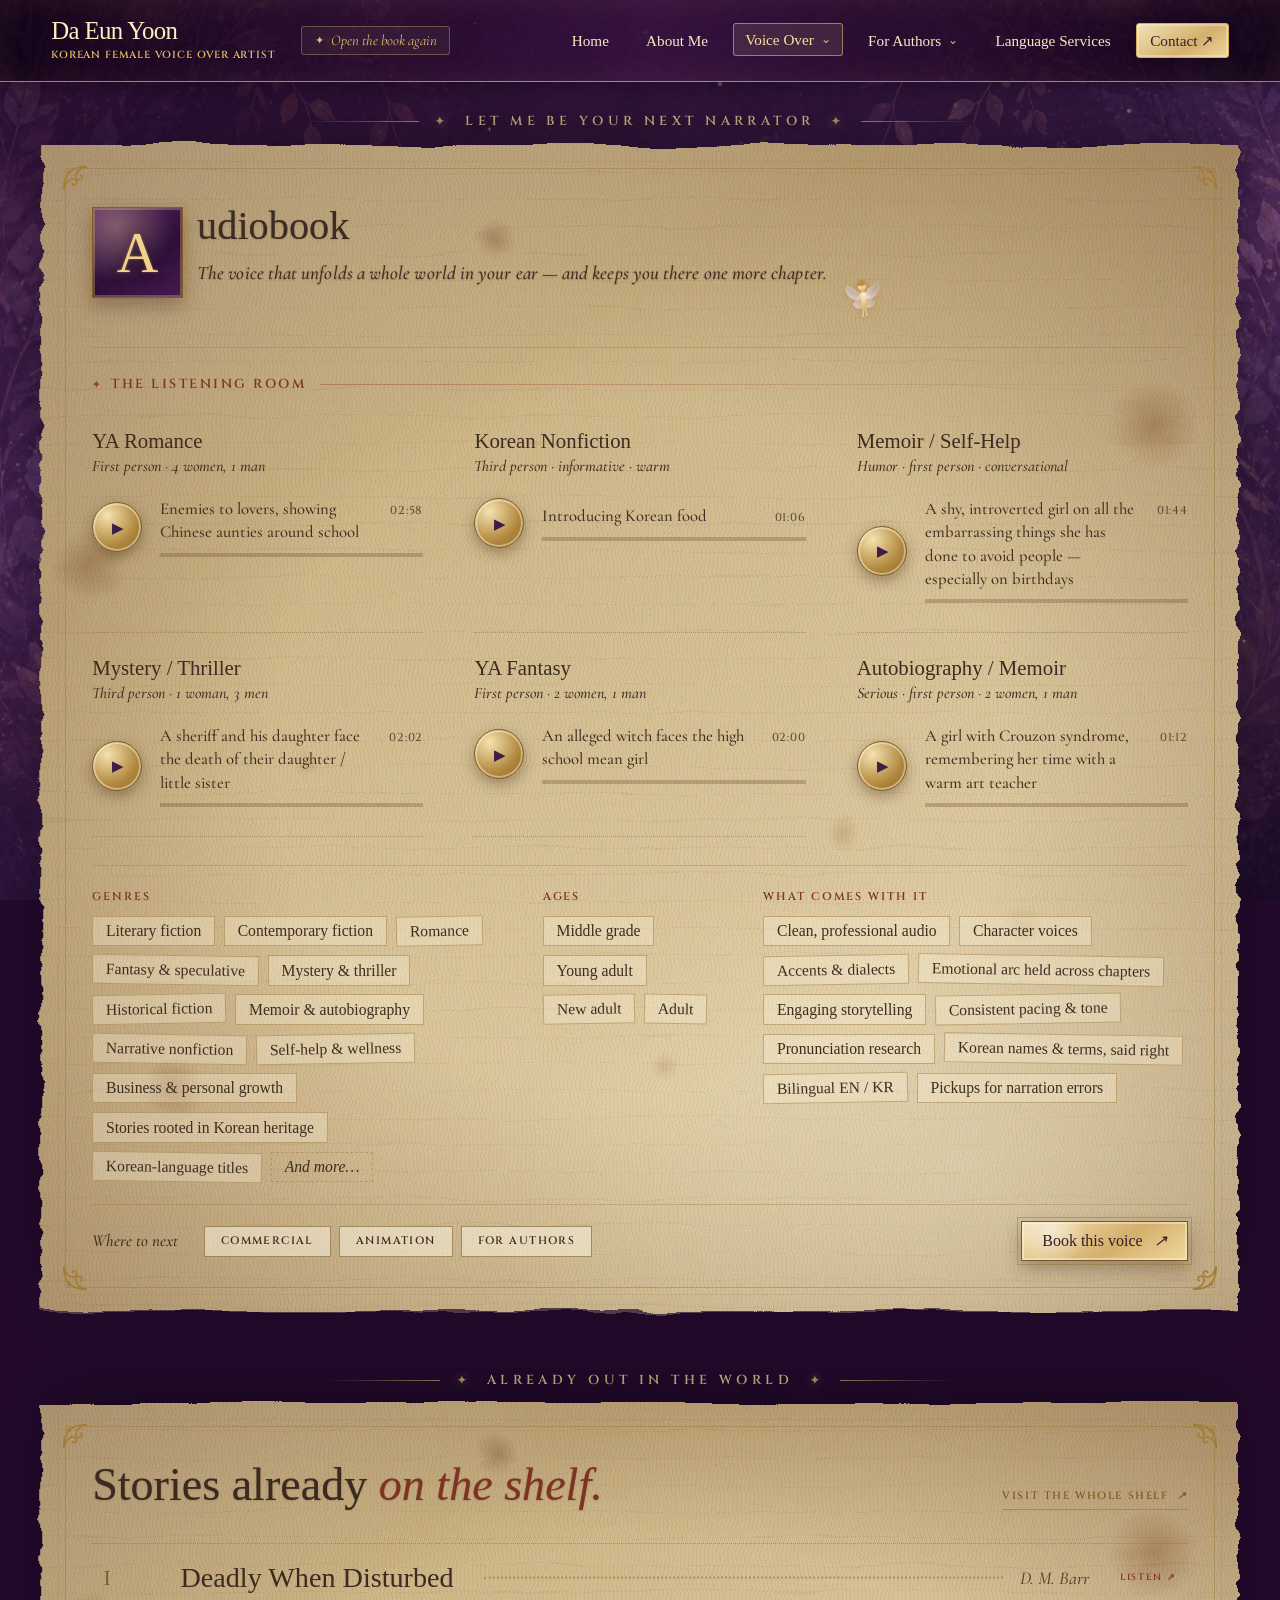
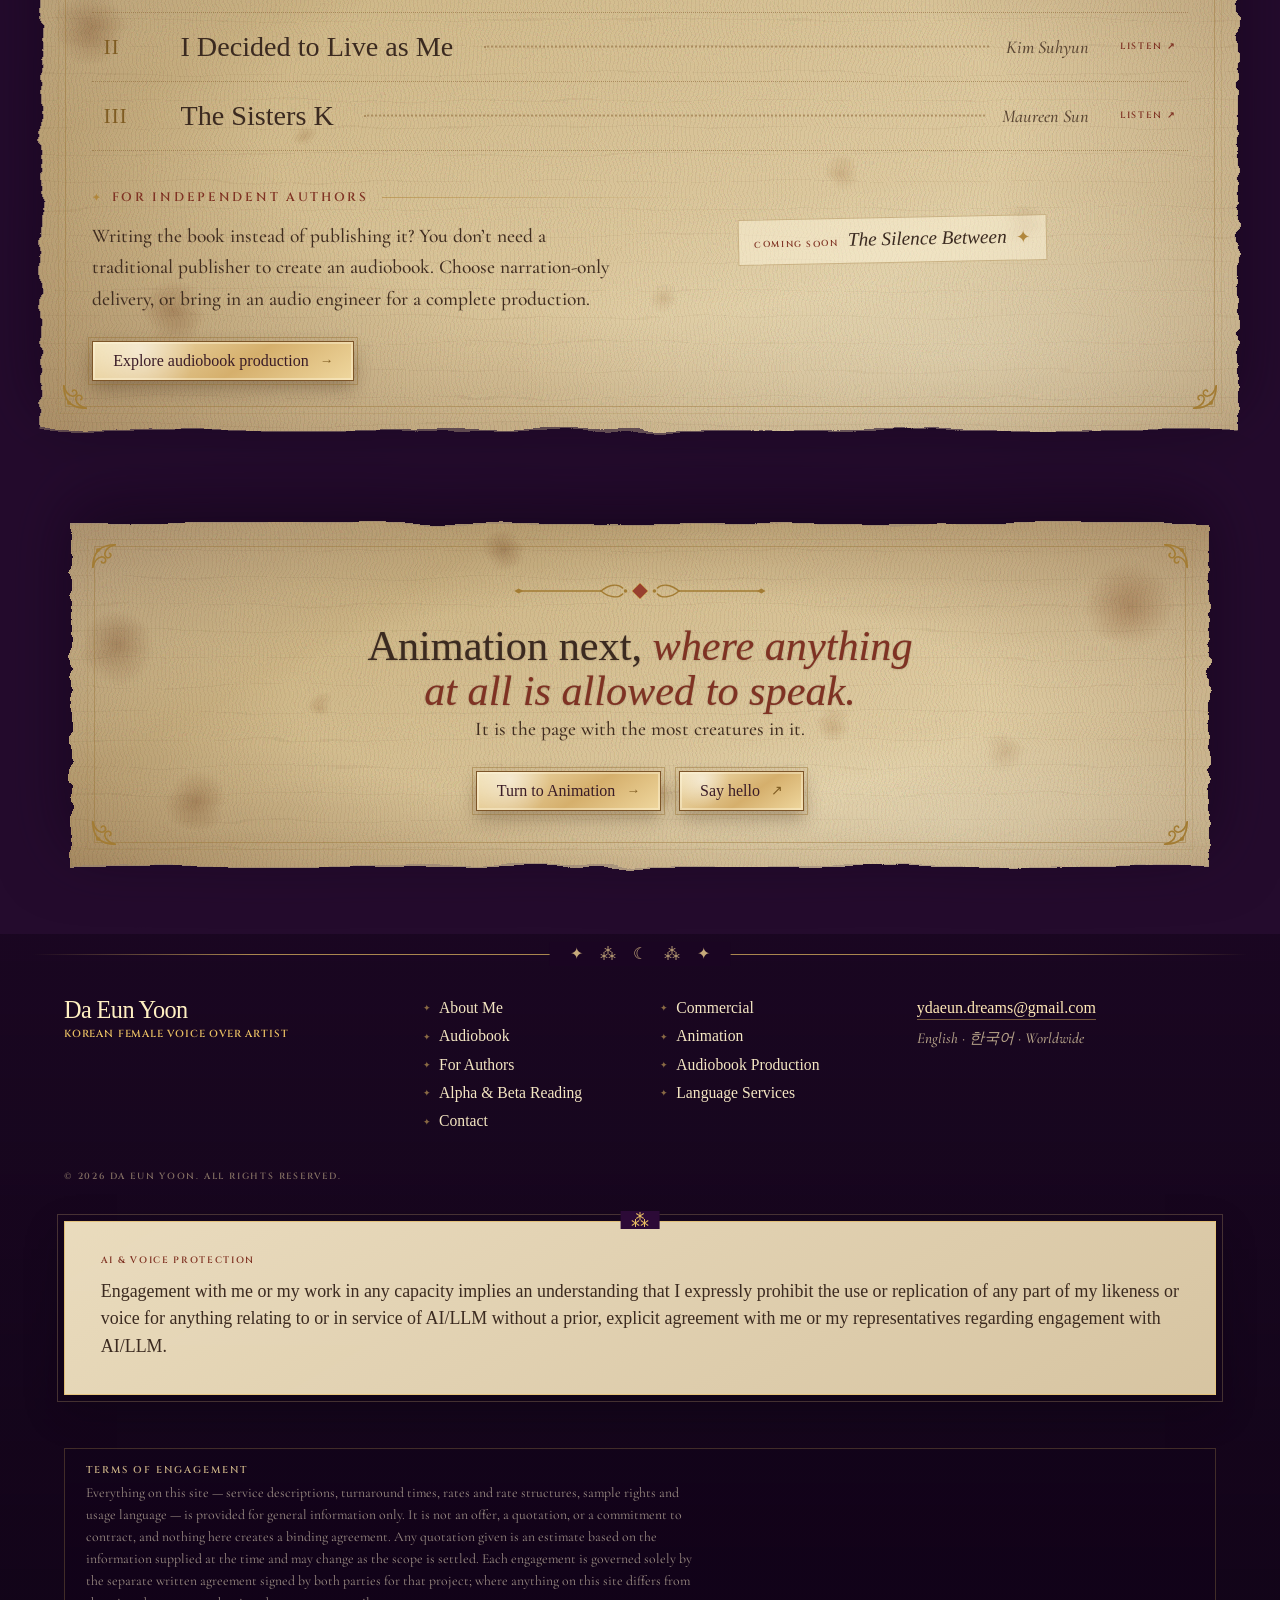
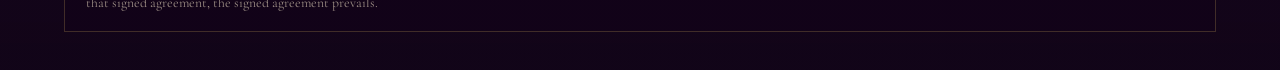
<file: audiobook.html>
<!doctype html>
<html lang="en">
<head>
  <meta charset="utf-8">
  <meta name="viewport" content="width=device-width, initial-scale=1">
  <meta name="description" content="Da Eun Yoon audiobook narration demos across memoir, nonfiction, mystery, fantasy and romance.">
  <title>Audiobook Narration | Da Eun Yoon</title>
  <link rel="canonical" href="https://daeunyoonvoice.com/audiobook.html">
  <meta property="og:type" content="website">
  <meta property="og:site_name" content="Da Eun Yoon">
  <meta property="og:locale" content="en_US">
  <meta property="og:url" content="https://daeunyoonvoice.com/audiobook.html">
  <meta property="og:title" content="Audiobook Narration | Da Eun Yoon">
  <meta property="og:description" content="Da Eun Yoon audiobook narration demos across memoir, nonfiction, mystery, fantasy and romance.">
  <meta property="og:image" content="https://daeunyoonvoice.com/assets/images/home/da-eun-hero.webp">
  <meta name="twitter:card" content="summary_large_image">
  <meta name="twitter:title" content="Audiobook Narration | Da Eun Yoon">
  <meta name="twitter:description" content="Da Eun Yoon audiobook narration demos across memoir, nonfiction, mystery, fantasy and romance.">
  <meta name="twitter:image" content="https://daeunyoonvoice.com/assets/images/home/da-eun-hero.webp">
  <link rel="preconnect" href="https://fonts.googleapis.com">
  <link rel="preconnect" href="https://fonts.gstatic.com" crossorigin>
  <link href="https://fonts.googleapis.com/css2?family=Cinzel:wght@500;600&family=Cormorant+Garamond:ital,wght@0,500;0,700;1,500&family=IM+Fell+English:ital@0;1&display=swap" rel="stylesheet">
  <link rel="stylesheet" href="styles.css">
</head>
<body class="page-demo demo-audiobook">
  <a class="skip-link" href="#main">Skip to content</a>
  <header class="site-header"><a class="brand" href="index.html"><span>Da Eun Yoon</span><small>Korean Female Voice Over Artist</small></a><button class="header-replay" type="button" data-replay-opening aria-label="Open the book again from the first page" title="Open the book again"><i aria-hidden="true">✦</i><span>Open the book again</span></button><button class="menu-toggle" type="button" aria-label="Open menu" aria-expanded="false" aria-controls="site-nav" data-menu-toggle><span></span><span></span></button><nav id="site-nav" class="site-nav" aria-label="Main navigation" data-menu><a href="index.html">Home</a><a href="about.html">About Me</a><details class="nav-group active"><summary>Voice Over <span aria-hidden="true">⌄</span></summary><div class="nav-dropdown"><a href="commercial.html">Commercial</a><a class="active" href="audiobook.html">Audiobook</a><a href="animation.html">Animation</a></div></details><details class="nav-group"><summary>For Authors <span aria-hidden="true">⌄</span></summary><div class="nav-dropdown"><a href="authors.html">For Authors</a><a href="audiobook-production.html">Audiobook Production</a><a href="alpha-beta-reading.html">Alpha &amp; Beta Reading</a></div></details><a href="language-services.html">Language Services</a><a class="nav-contact" href="contact.html">Contact <span>↗</span></a></nav></header>

  <!-- Torn-paper edges. The filters distort only the paper layers, never the text. -->
  <svg class="tale-defs" aria-hidden="true" focusable="false" width="0" height="0">
    <filter id="deckle" x="-8%" y="-8%" width="116%" height="116%" color-interpolation-filters="sRGB">
      <feTurbulence type="fractalNoise" baseFrequency="0.013 0.05" numOctaves="3" seed="9" result="grain"/>
      <feDisplacementMap in="SourceGraphic" in2="grain" scale="13" xChannelSelector="R" yChannelSelector="G"/>
    </filter>
    <filter id="deckle-wide" x="-6%" y="-12%" width="112%" height="124%" color-interpolation-filters="sRGB">
      <feTurbulence type="fractalNoise" baseFrequency="0.008 0.06" numOctaves="3" seed="23" result="grain"/>
      <feDisplacementMap in="SourceGraphic" in2="grain" scale="11" xChannelSelector="R" yChannelSelector="G"/>
    </filter>
  </svg>

  <main id="main">
    <section class="tale-chapter" aria-labelledby="audiobook-opening-line">
      <p class="tale-chapter-mark"><i aria-hidden="true">✦</i><span>Let me be your next narrator</span><i aria-hidden="true">✦</i></p>

      <div class="tale-sheet reveal">
        <span class="tale-paper" aria-hidden="true"></span>
        <div class="tale-sheet-inner">
          <h1 class="tale-opening" id="audiobook-opening-line"><b class="tale-versal">A</b>udiobook<span class="tale-title-sub">The voice that unfolds a whole world in your ear — and keeps you there one more chapter.</span></h1>

          <h2 class="tale-rubric tale-rubric-lead tale-room-open" id="audiobook-room-heading"><span>The listening room</span></h2>

          <ol class="tale-recital tale-recital-tight tale-recital-grid" id="listening-room">
              <li>
                <div class="tale-recital-copy">
                  <h3>YA Romance</h3>
                  <p>First person · 4 women, 1 man</p>
                </div>
                <div class="audio-player tale-track" data-audio-player>
                  <button type="button" class="audio-toggle" aria-label="Play featured audiobook demo"><span>▶</span></button>
                  <div class="audio-info"><strong>Enemies to lovers, showing Chinese aunties around school</strong><div class="audio-track"><i></i></div><small data-time>02:58</small></div>
                  <audio preload="none" src="assets/audio/audiobook-featured.mp3"></audio>
                </div>
              </li>
              <li>
                <div class="tale-recital-copy">
                  <h3>Korean Nonfiction</h3>
                  <p>Third person · informative · warm</p>
                </div>
                <div class="audio-player tale-track" data-audio-player>
                  <button type="button" class="audio-toggle" aria-label="Play Korean nonfiction sample"><span>▶</span></button>
                  <div class="audio-info"><strong>Introducing Korean food</strong><div class="audio-track"><i></i></div><small data-time>01:06</small></div>
                  <audio preload="none" src="assets/audio/audiobook-korean-nonfiction.mp3"></audio>
                </div>
              </li>
              <li>
                <div class="tale-recital-copy">
                  <h3>Memoir / Self-Help</h3>
                  <p>Humor · first person · conversational</p>
                </div>
                <div class="audio-player tale-track" data-audio-player>
                  <button type="button" class="audio-toggle" aria-label="Play self-help sample"><span>▶</span></button>
                  <div class="audio-info"><strong>A shy, introverted girl on all the embarrassing things she has done to avoid people — especially on birthdays</strong><div class="audio-track"><i></i></div><small data-time>01:44</small></div>
                  <audio preload="none" src="assets/audio/audiobook-self-help-humor.mp3"></audio>
                </div>
              </li>
              <li>
                <div class="tale-recital-copy">
                  <h3>Mystery / Thriller</h3>
                  <p>Third person · 1 woman, 3 men</p>
                </div>
                <div class="audio-player tale-track" data-audio-player>
                  <button type="button" class="audio-toggle" aria-label="Play mystery sample"><span>▶</span></button>
                  <div class="audio-info"><strong>A sheriff and his daughter face the death of their daughter / little sister</strong><div class="audio-track"><i></i></div><small data-time>02:02</small></div>
                  <audio preload="none" src="assets/audio/audiobook-mystery-thriller.mp3"></audio>
                </div>
              </li>
              <li>
                <div class="tale-recital-copy">
                  <h3>YA Fantasy</h3>
                  <p>First person · 2 women, 1 man</p>
                </div>
                <div class="audio-player tale-track" data-audio-player>
                  <button type="button" class="audio-toggle" aria-label="Play fantasy sample"><span>▶</span></button>
                  <div class="audio-info"><strong>An alleged witch faces the high school mean girl</strong><div class="audio-track"><i></i></div><small data-time>02:00</small></div>
                  <audio preload="none" src="assets/audio/audiobook-ya-fantasy.mp3"></audio>
                </div>
              </li>
              <li>
                <div class="tale-recital-copy">
                  <h3>Autobiography / Memoir</h3>
                  <p>Serious · first person · 2 women, 1 man</p>
                </div>
                <div class="audio-player tale-track" data-audio-player>
                  <button type="button" class="audio-toggle" aria-label="Play memoir sample"><span>▶</span></button>
                  <div class="audio-info"><strong>A girl with Crouzon syndrome, remembering her time with a warm art teacher</strong><div class="audio-track"><i></i></div><small data-time>01:12</small></div>
                  <audio preload="none" src="assets/audio/audiobook-memoir-serious.mp3"></audio>
                </div>
              </li>
          </ol>

          <div class="tale-facets tale-facets-row">
              <div class="tale-facet">
                <h3 class="tale-facet-label">Genres</h3>
                <ul class="tale-tags">
                  <li>Literary fiction</li><li>Contemporary fiction</li><li>Romance</li><li>Fantasy &amp; speculative</li><li>Mystery &amp; thriller</li><li>Historical fiction</li><li>Memoir &amp; autobiography</li><li>Narrative nonfiction</li><li>Self-help &amp; wellness</li><li>Business &amp; personal growth</li><li>Stories rooted in Korean heritage</li><li>Korean-language titles</li><li class="is-more">And more…</li>
                </ul>
              </div>
              <div class="tale-facet">
                <h3 class="tale-facet-label">Ages</h3>
                <ul class="tale-tags">
                  <li>Middle grade</li><li>Young adult</li><li>New adult</li><li>Adult</li>
                </ul>
              </div>
              <div class="tale-facet">
                <h3 class="tale-facet-label">What comes with it</h3>
                <ul class="tale-tags">
                  <li>Clean, professional audio</li><li>Character voices</li><li>Accents &amp; dialects</li><li>Emotional arc held across chapters</li><li>Engaging storytelling</li><li>Consistent pacing &amp; tone</li><li>Pronunciation research</li><li>Korean names &amp; terms, said right</li><li>Bilingual EN / KR</li><li>Pickups for narration errors</li>
                </ul>
              </div>
          </div>

          <nav class="tale-more tale-more-inline" aria-label="More voice over demos">
            <p>Where to next</p>
            <span><a class="tale-pill" href="commercial.html">Commercial</a><a class="tale-pill" href="animation.html">Animation</a><a class="tale-pill" href="authors.html">For Authors</a></span>
            <a class="tale-seal tale-seal-demo" href="contact.html">Book this voice <em aria-hidden="true">↗</em></a>
          </nav>
        </div>
      </div>
    </section>

    <section class="tale-chapter tale-chapter-last" aria-labelledby="audiobook-published-heading">
      <p class="tale-chapter-mark"><i aria-hidden="true">✦</i><span>Already out in the world</span><i aria-hidden="true">✦</i></p>

      <div class="tale-sheet reveal">
        <span class="tale-paper" aria-hidden="true"></span>
        <div class="tale-sheet-inner">
          <header class="tale-chapter-head">
            <h2 id="audiobook-published-heading">Stories already <em>on the shelf.</em></h2>
            <a class="tale-quill" href="https://www.audible.com/search?searchNarrator=Da+Eun+Yoon" target="_blank" rel="noopener">Visit the whole shelf <em aria-hidden="true">↗</em></a>
          </header>

          <ol class="tale-shelf">
            <li><a href="https://www.audible.com/pd/Deadly-When-Disturbed-Audiobook/B0F14KLMG4" target="_blank" rel="noopener"><span class="tale-folio">I</span><strong>Deadly When Disturbed</strong><em>D. M. Barr</em><b>Listen <i aria-hidden="true">↗</i></b></a></li>
            <li><a href="https://www.audible.com/pd/I-Decided-to-Live-as-Me-Audiobook/B0CXC46B9V" target="_blank" rel="noopener"><span class="tale-folio">II</span><strong>I Decided to Live as Me</strong><em>Kim Suhyun</em><b>Listen <i aria-hidden="true">↗</i></b></a></li>
            <li><a href="https://www.audible.com/pd/The-Sisters-K-Audiobook/B0DHY3JRQM" target="_blank" rel="noopener"><span class="tale-folio">III</span><strong>The Sisters K</strong><em>Maureen Sun</em><b>Listen <i aria-hidden="true">↗</i></b></a></li>
          </ol>

          <div class="tale-columns tale-columns-side" style="margin-top: 2.4rem">
            <div>
              <h3 class="tale-rubric"><span>For independent authors</span></h3>
              <div class="tale-prose">
                <p>Writing the book instead of publishing it? You don’t need a traditional publisher to create an audiobook. Choose narration-only delivery, or bring in an audio engineer for a complete production.</p>
              </div>
              <div class="tale-actions">
                <a class="tale-seal" href="audiobook-production.html">Explore audiobook production <span aria-hidden="true">→</span></a>
              </div>
            </div>
            <p class="tale-marginalia"><span>Coming soon</span> <em>The Silence Between</em> <i aria-hidden="true">✦</i></p>
          </div>
        </div>
      </div>
    </section>

    <section class="tale-colophon" aria-labelledby="audiobook-colophon-heading">
      <div class="tale-sheet reveal">
        <span class="tale-paper" aria-hidden="true"></span>
        <div class="tale-sheet-inner">
          <p class="tale-colophon-mark" aria-hidden="true">✦ ⁂ ✦</p>
          <h2 class="tale-head" id="audiobook-colophon-heading">Animation next, <em>where anything at all is allowed to speak.</em></h2>
          <div class="tale-prose"><p>It is the page with the most creatures in it.</p></div>
          <div class="tale-actions">
            <a class="tale-seal" href="animation.html">Turn to Animation <span aria-hidden="true">→</span></a>
            <a class="tale-seal" href="contact.html">Say hello <span aria-hidden="true">↗</span></a>
          </div>
        </div>
      </div>
    </section>
  </main>

  <footer class="site-footer"><div><a class="brand footer-brand" href="index.html"><span>Da Eun Yoon</span><small>Korean Female Voice Over Artist</small></a></div><div class="footer-nav"><a href="about.html">About Me</a><a href="commercial.html">Commercial</a><a href="audiobook.html">Audiobook</a><a href="animation.html">Animation</a><a href="authors.html">For Authors</a><a href="audiobook-production.html">Audiobook Production</a><a href="alpha-beta-reading.html">Alpha &amp; Beta Reading</a><a href="language-services.html">Language Services</a><a href="contact.html">Contact</a></div><div class="footer-contact"><a href="mailto:ydaeun.dreams@gmail.com">ydaeun.dreams@gmail.com</a><p>English · 한국어 · Worldwide</p></div><p class="legal">© <span data-year></span> Da Eun Yoon. All rights reserved.</p><div class="ai-protection" role="note" aria-label="AI and voice protection notice"><span>AI &amp; Voice Protection</span><p>Engagement with me or my work in any capacity implies an understanding that I expressly prohibit the use or replication of any part of my likeness or voice for anything relating to or in service of AI/LLM without a prior, explicit agreement with me or my representatives regarding engagement with AI/LLM.</p></div><div class="site-terms" role="note" aria-label="Terms notice">
      <span>Terms of Engagement</span>
      <p>Everything on this site — service descriptions, turnaround times, rates and rate structures, sample rights and usage language — is provided for general information only. It is not an offer, a quotation, or a commitment to contract, and nothing here creates a binding agreement. Any quotation given is an estimate based on the information supplied at the time and may change as the scope is settled. Each engagement is governed solely by the separate written agreement signed by both parties for that project; where anything on this site differs from that signed agreement, the signed agreement prevails.</p>
    </div></footer>
  <script src="script.js"></script>
</body>
</html>
</file>
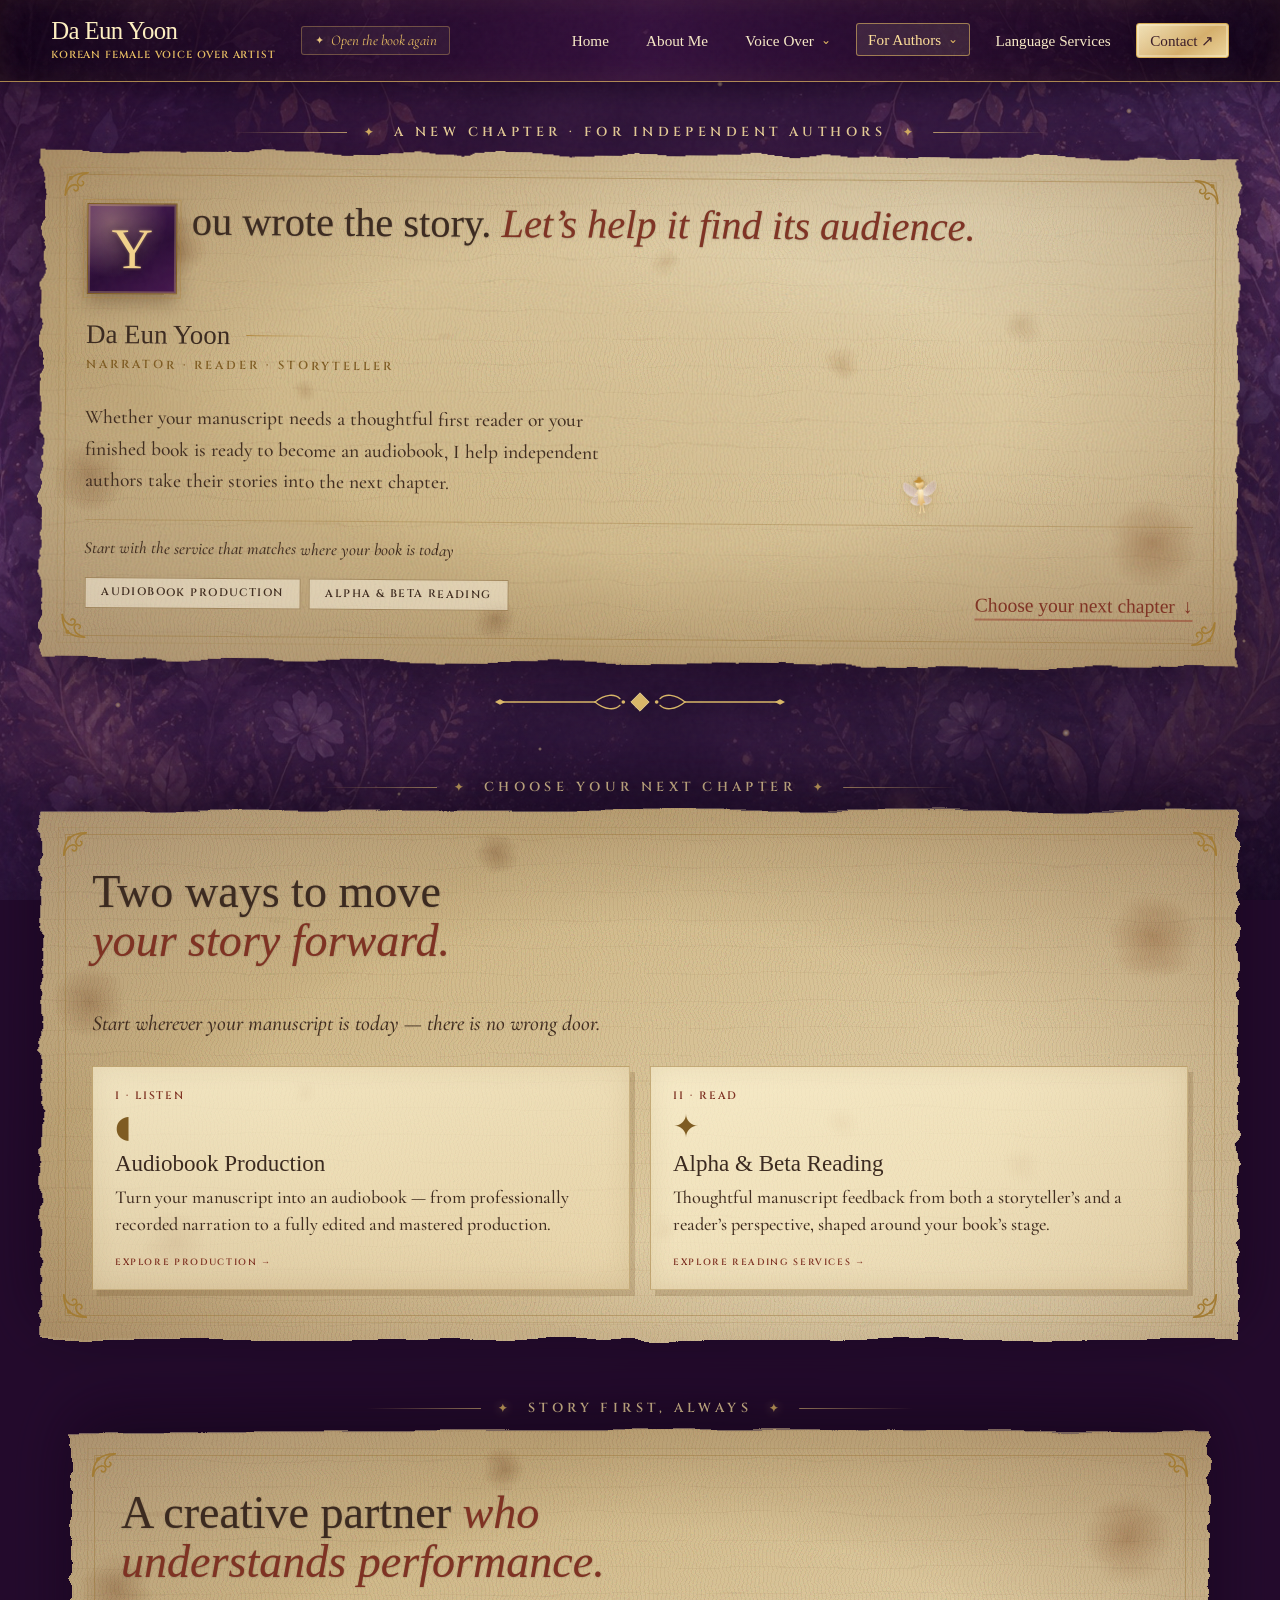
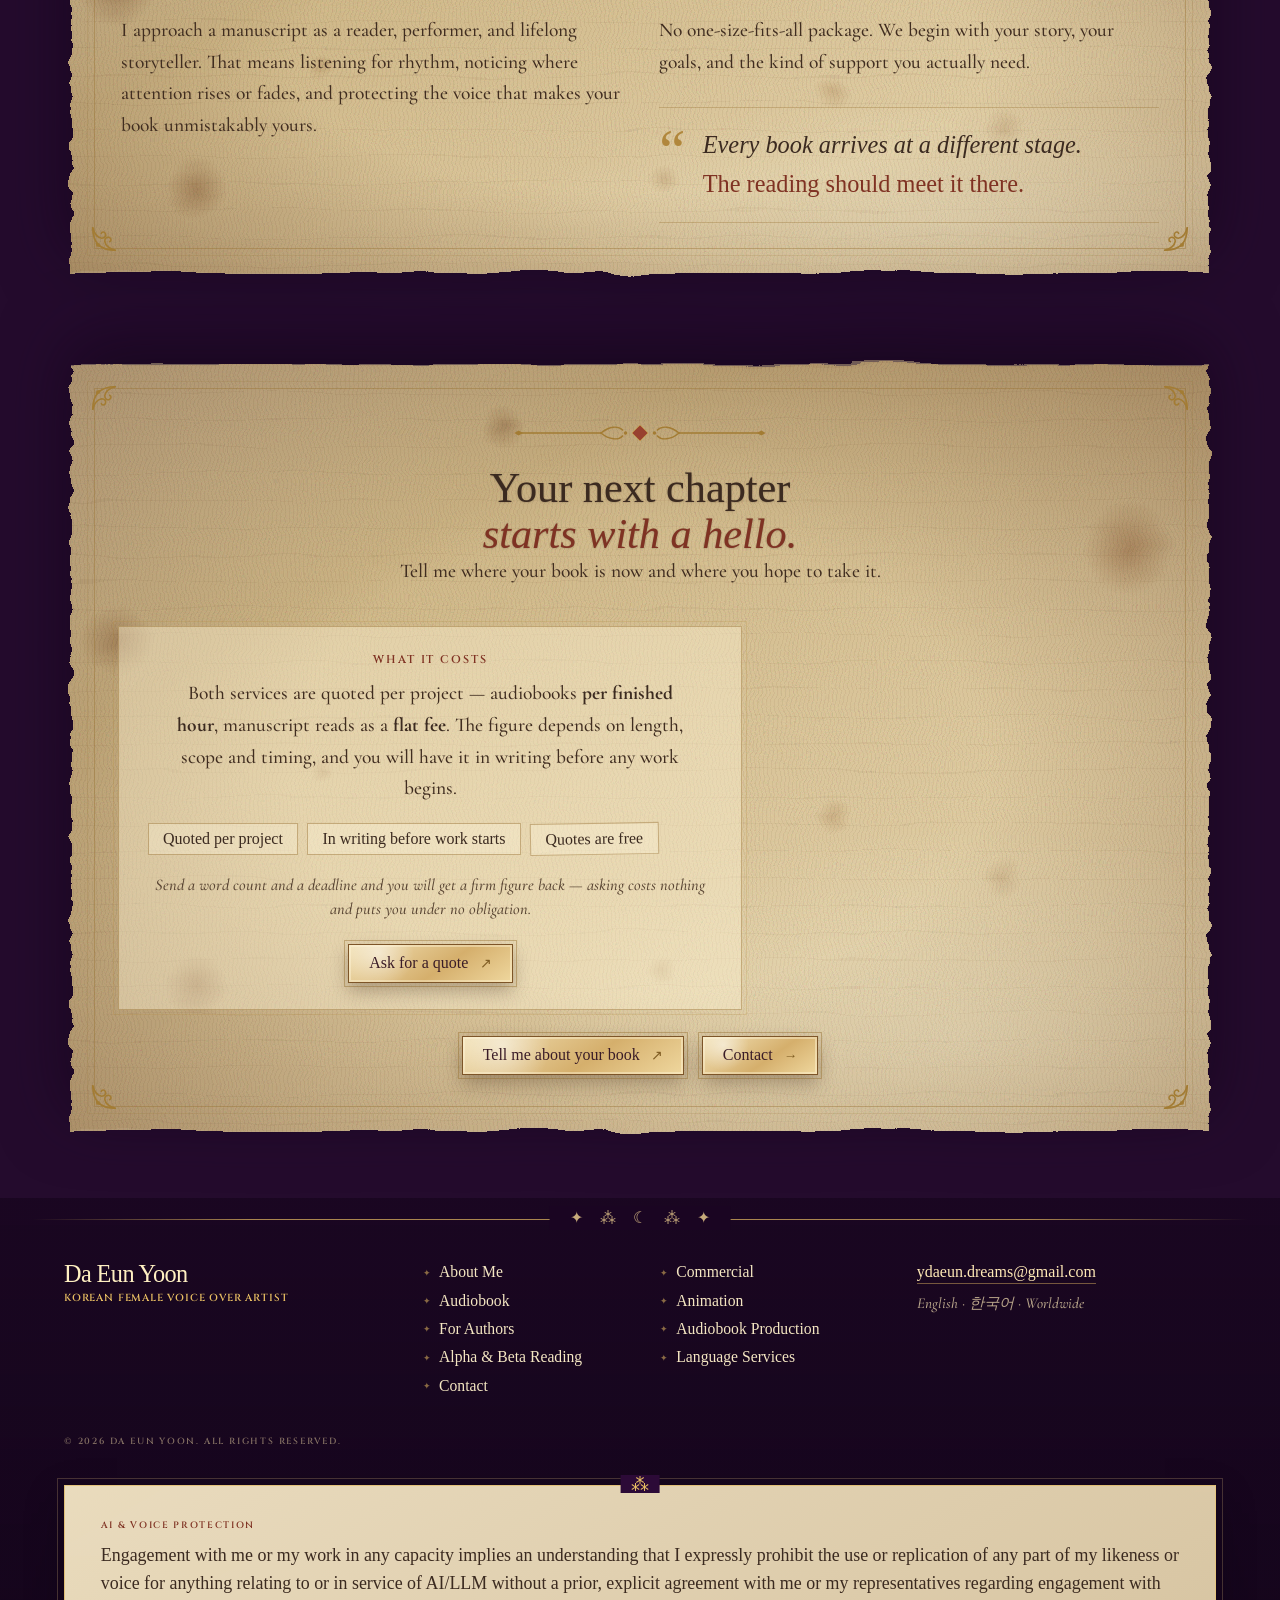
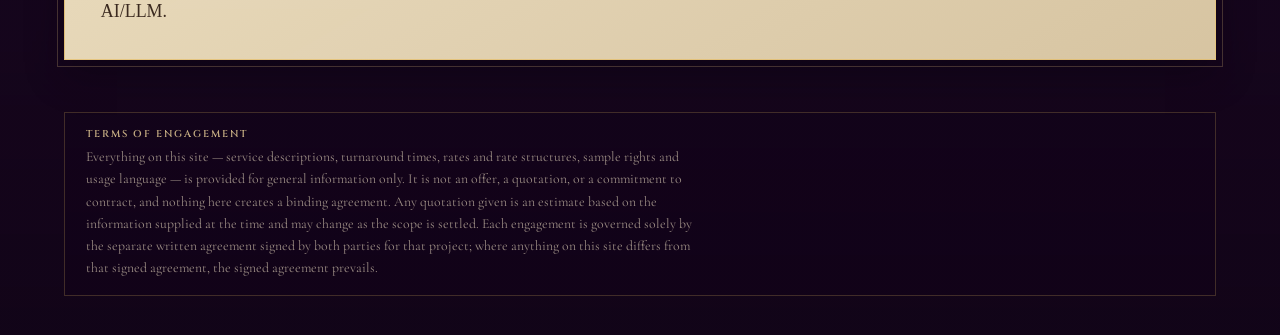
<file: authors.html>
<!doctype html>
<html lang="en">
<head>
  <meta charset="utf-8">
  <meta name="viewport" content="width=device-width, initial-scale=1">
  <meta name="description" content="Story-focused services for independent authors, including audiobook production and alpha or beta reading with Da Eun Yoon.">
  <title>For Authors | Da Eun Yoon</title>
  <link rel="canonical" href="https://daeunyoonvoice.com/authors.html">
  <meta property="og:type" content="website">
  <meta property="og:site_name" content="Da Eun Yoon">
  <meta property="og:locale" content="en_US">
  <meta property="og:url" content="https://daeunyoonvoice.com/authors.html">
  <meta property="og:title" content="For Authors | Da Eun Yoon">
  <meta property="og:description" content="Story-focused services for independent authors, including audiobook production and alpha or beta reading with Da Eun Yoon.">
  <meta property="og:image" content="https://daeunyoonvoice.com/assets/images/home/da-eun-hero.webp">
  <meta name="twitter:card" content="summary_large_image">
  <meta name="twitter:title" content="For Authors | Da Eun Yoon">
  <meta name="twitter:description" content="Story-focused services for independent authors, including audiobook production and alpha or beta reading with Da Eun Yoon.">
  <meta name="twitter:image" content="https://daeunyoonvoice.com/assets/images/home/da-eun-hero.webp">
  <link rel="preconnect" href="https://fonts.googleapis.com">
  <link rel="preconnect" href="https://fonts.gstatic.com" crossorigin>
  <link href="https://fonts.googleapis.com/css2?family=Cinzel:wght@500;600&family=Cormorant+Garamond:ital,wght@0,500;0,700;1,500&family=IM+Fell+English:ital@0;1&display=swap" rel="stylesheet">
  <link rel="stylesheet" href="styles.css">
</head>
<body class="page-authors">
  <a class="skip-link" href="#main">Skip to content</a>
  <header class="site-header">
    <a class="brand" href="index.html"><span>Da Eun Yoon</span><small>Korean Female Voice Over Artist</small></a><button class="header-replay" type="button" data-replay-opening aria-label="Open the book again from the first page" title="Open the book again"><i aria-hidden="true">✦</i><span>Open the book again</span></button>
    <button class="menu-toggle" type="button" aria-label="Open menu" aria-expanded="false" aria-controls="site-nav" data-menu-toggle><span></span><span></span></button>
    <nav id="site-nav" class="site-nav" aria-label="Main navigation" data-menu>
      <a href="index.html">Home</a><a href="about.html">About Me</a>
      <details class="nav-group"><summary>Voice Over <span aria-hidden="true">⌄</span></summary><div class="nav-dropdown"><a href="commercial.html">Commercial</a><a href="audiobook.html">Audiobook</a><a href="animation.html">Animation</a></div></details>
      <details class="nav-group active"><summary>For Authors <span aria-hidden="true">⌄</span></summary><div class="nav-dropdown"><a class="active" href="authors.html">For Authors</a><a href="audiobook-production.html">Audiobook Production</a><a href="alpha-beta-reading.html">Alpha &amp; Beta Reading</a></div></details><a href="language-services.html">Language Services</a>
      <a class="nav-contact" href="contact.html">Contact <span>↗</span></a>
    </nav>
  </header>

  <!-- Torn-paper edges. The filters distort only the paper layers, never the text. -->
  <svg class="tale-defs" aria-hidden="true" focusable="false" width="0" height="0">
    <filter id="deckle" x="-8%" y="-8%" width="116%" height="116%" color-interpolation-filters="sRGB">
      <feTurbulence type="fractalNoise" baseFrequency="0.013 0.05" numOctaves="3" seed="9" result="grain"/>
      <feDisplacementMap in="SourceGraphic" in2="grain" scale="13" xChannelSelector="R" yChannelSelector="G"/>
    </filter>
    <filter id="deckle-wide" x="-6%" y="-12%" width="112%" height="124%" color-interpolation-filters="sRGB">
      <feTurbulence type="fractalNoise" baseFrequency="0.008 0.06" numOctaves="3" seed="23" result="grain"/>
      <feDisplacementMap in="SourceGraphic" in2="grain" scale="11" xChannelSelector="R" yChannelSelector="G"/>
    </filter>
  </svg>

  <main id="main">
    <section class="tale-spread" aria-labelledby="authors-opening-line">
      <p class="tale-chapter-mark"><i aria-hidden="true">✦</i><span>A new chapter · For independent authors</span><i aria-hidden="true">✦</i></p>

      <div class="tale-book tale-book-solo">

        <article class="tale-leaf tale-leaf-recto reveal">
          <span class="tale-paper" aria-hidden="true"></span>
          <div class="tale-leaf-inner">
            <h1 class="tale-opening" id="authors-opening-line"><b class="tale-versal">Y</b>ou wrote the story. <em>Let’s help it find its audience.</em></h1>

            <p class="tale-byline">
              <span class="tale-name">Da Eun Yoon</span>
              <span class="tale-role">Narrator · Reader · Storyteller</span>
            </p>

            <div class="tale-prose">
              <p>Whether your manuscript needs a thoughtful first reader or your finished book is ready to become an audiobook, I help independent authors take their stories into the next chapter.</p>
            </div>

            <nav class="tale-more" aria-label="Author services">
              <p>Start with the service that matches where your book is today</p>
              <span><a class="tale-pill" href="audiobook-production.html">Audiobook Production</a><a class="tale-pill" href="alpha-beta-reading.html">Alpha &amp; Beta Reading</a></span>
              <a class="tale-onward" href="#next-chapter">Choose your next chapter <em aria-hidden="true">↓</em></a>
            </nav>
          </div>
        </article>
      </div>

      <p class="tale-flourish" aria-hidden="true">✦ &nbsp; ⁂ &nbsp; ✦</p>
    </section>

    <section class="tale-chapter" id="next-chapter" aria-labelledby="authors-services-heading">
      <p class="tale-chapter-mark"><i aria-hidden="true">✦</i><span>Choose your next chapter</span><i aria-hidden="true">✦</i></p>

      <div class="tale-sheet reveal">
        <span class="tale-paper" aria-hidden="true"></span>
        <div class="tale-sheet-inner">
          <header class="tale-chapter-head">
            <h2 id="authors-services-heading">Two ways to move <em>your story forward.</em></h2>
            <p class="tale-lede">Start wherever your manuscript is today — there is no wrong door.</p>
          </header>

          <div class="tale-cards" style="--cols: 2">
            <a class="tale-card tale-card-lit" href="audiobook-production.html">
              <span>I · Listen</span>
              <span class="tale-card-folio" aria-hidden="true">◖</span>
              <h3>Audiobook Production</h3>
              <p>Turn your manuscript into an audiobook — from professionally recorded narration to a fully edited and mastered production.</p>
              <b>Explore production <i aria-hidden="true">→</i></b>
            </a>

            <a class="tale-card tale-card-lit" href="alpha-beta-reading.html">
              <span>II · Read</span>
              <span class="tale-card-folio" aria-hidden="true">✦</span>
              <h3>Alpha &amp; Beta Reading</h3>
              <p>Thoughtful manuscript feedback from both a storyteller’s and a reader’s perspective, shaped around your book’s stage.</p>
              <b>Explore reading services <i aria-hidden="true">→</i></b>
            </a>
          </div>
        </div>
      </div>
    </section>

    <section class="tale-chapter tale-chapter-last" aria-labelledby="authors-philosophy-heading">
      <p class="tale-chapter-mark"><i aria-hidden="true">✦</i><span>Story first, always</span><i aria-hidden="true">✦</i></p>

      <div class="tale-sheet tale-sheet-narrow reveal">
        <span class="tale-paper" aria-hidden="true"></span>
        <div class="tale-sheet-inner">
          <header class="tale-chapter-head">
            <h2 id="authors-philosophy-heading">A creative partner <em>who understands performance.</em></h2>
          </header>

          <div class="tale-columns">
            <div class="tale-prose">
              <p>I approach a manuscript as a reader, performer, and lifelong storyteller. That means listening for rhythm, noticing where attention rises or fades, and protecting the voice that makes your book unmistakably yours.</p>
            </div>
            <div class="tale-prose">
              <p>No one-size-fits-all package. We begin with your story, your goals, and the kind of support you actually need.</p>
              <blockquote class="tale-quote">Every book arrives at a different stage. <strong>The reading should meet it there.</strong></blockquote>
            </div>
          </div>
        </div>
      </div>
    </section>

    <section class="tale-colophon" aria-labelledby="authors-colophon-heading">
      <div class="tale-sheet reveal">
        <span class="tale-paper" aria-hidden="true"></span>
        <div class="tale-sheet-inner">
          <p class="tale-colophon-mark" aria-hidden="true">✦ ⁂ ✦</p>
          <h2 class="tale-head" id="authors-colophon-heading">Your next chapter <em>starts with a hello.</em></h2>
          <div class="tale-prose"><p>Tell me where your book is now and where you hope to take it.</p></div>

          <aside class="tale-pricing" aria-labelledby="pricing-heading">
            <h3 class="tale-facet-label" id="pricing-heading">What it costs</h3>
            <div class="tale-prose"><p>Both services are quoted per project — audiobooks <strong>per finished hour</strong>, manuscript reads as a <strong>flat fee</strong>. The figure depends on length, scope and timing, and you will have it in writing before any work begins.</p></div>
            <ul class="tale-tags"><li>Quoted per project</li><li>In writing before work starts</li><li>Quotes are free</li></ul>
            <p class="tale-pricing-note">Send a word count and a deadline and you will get a firm figure back — asking costs nothing and puts you under no obligation.</p>
            <a class="tale-seal" href="mailto:ydaeun.dreams@gmail.com?subject=Author%20services%20enquiry&amp;body=Hi%20Da%20Eun%2C%0A%0A%E2%80%94%20About%20you%20%E2%80%94%0AName%3A%0AWebsite%20(optional)%3A%0A%0A%E2%80%94%20The%20book%20%E2%80%94%0ATitle%3A%0AGenre%20and%20age%20category%3A%0AApproximate%20word%20count%3A%0AManuscript%20stage%3A%0ALanguage%3A%0A%0A%E2%80%94%20What%20you%20are%20after%20%E2%80%94%0AService%3A%20(audiobook%20narration%2C%20full%20production%2C%20alpha%20or%20beta%20reading)%0ADeadline%3A%0ABudget%20range%3A%0A%0AA%20little%20more%20about%20the%20story%3A%0A%0A%0AThank%20you%2C%0A">Ask for a quote <span aria-hidden="true">↗</span></a>
          </aside>

          <div class="tale-actions">
            <a class="tale-seal" href="mailto:ydaeun.dreams@gmail.com?subject=Author%20services%20enquiry&amp;body=Hi%20Da%20Eun%2C%0A%0A%E2%80%94%20About%20you%20%E2%80%94%0AName%3A%0AWebsite%20(optional)%3A%0A%0A%E2%80%94%20The%20book%20%E2%80%94%0ATitle%3A%0AGenre%20and%20age%20category%3A%0AApproximate%20word%20count%3A%0AManuscript%20stage%3A%0ALanguage%3A%0A%0A%E2%80%94%20What%20you%20are%20after%20%E2%80%94%0AService%3A%20(audiobook%20narration%2C%20full%20production%2C%20alpha%20or%20beta%20reading)%0ADeadline%3A%0ABudget%20range%3A%0A%0AA%20little%20more%20about%20the%20story%3A%0A%0A%0AThank%20you%2C%0A">Tell me about your book <span aria-hidden="true">↗</span></a>
            <a class="tale-seal" href="contact.html">Contact <span aria-hidden="true">→</span></a>
          </div>
        </div>
      </div>
    </section>
  </main>

  <footer class="site-footer"><div><a class="brand footer-brand" href="index.html"><span>Da Eun Yoon</span><small>Korean Female Voice Over Artist</small></a></div><div class="footer-nav"><a href="about.html">About Me</a><a href="commercial.html">Commercial</a><a href="audiobook.html">Audiobook</a><a href="animation.html">Animation</a><a href="authors.html">For Authors</a><a href="audiobook-production.html">Audiobook Production</a><a href="alpha-beta-reading.html">Alpha &amp; Beta Reading</a><a href="language-services.html">Language Services</a><a href="contact.html">Contact</a></div><div class="footer-contact"><a href="mailto:ydaeun.dreams@gmail.com">ydaeun.dreams@gmail.com</a><p>English · 한국어 · Worldwide</p></div><p class="legal">© <span data-year></span> Da Eun Yoon. All rights reserved.</p><div class="ai-protection" role="note" aria-label="AI and voice protection notice"><span>AI &amp; Voice Protection</span><p>Engagement with me or my work in any capacity implies an understanding that I expressly prohibit the use or replication of any part of my likeness or voice for anything relating to or in service of AI/LLM without a prior, explicit agreement with me or my representatives regarding engagement with AI/LLM.</p></div><div class="site-terms" role="note" aria-label="Terms notice">
      <span>Terms of Engagement</span>
      <p>Everything on this site — service descriptions, turnaround times, rates and rate structures, sample rights and usage language — is provided for general information only. It is not an offer, a quotation, or a commitment to contract, and nothing here creates a binding agreement. Any quotation given is an estimate based on the information supplied at the time and may change as the scope is settled. Each engagement is governed solely by the separate written agreement signed by both parties for that project; where anything on this site differs from that signed agreement, the signed agreement prevails.</p>
    </div></footer>
  <script src="script.js"></script>
</body>
</html>
</file>
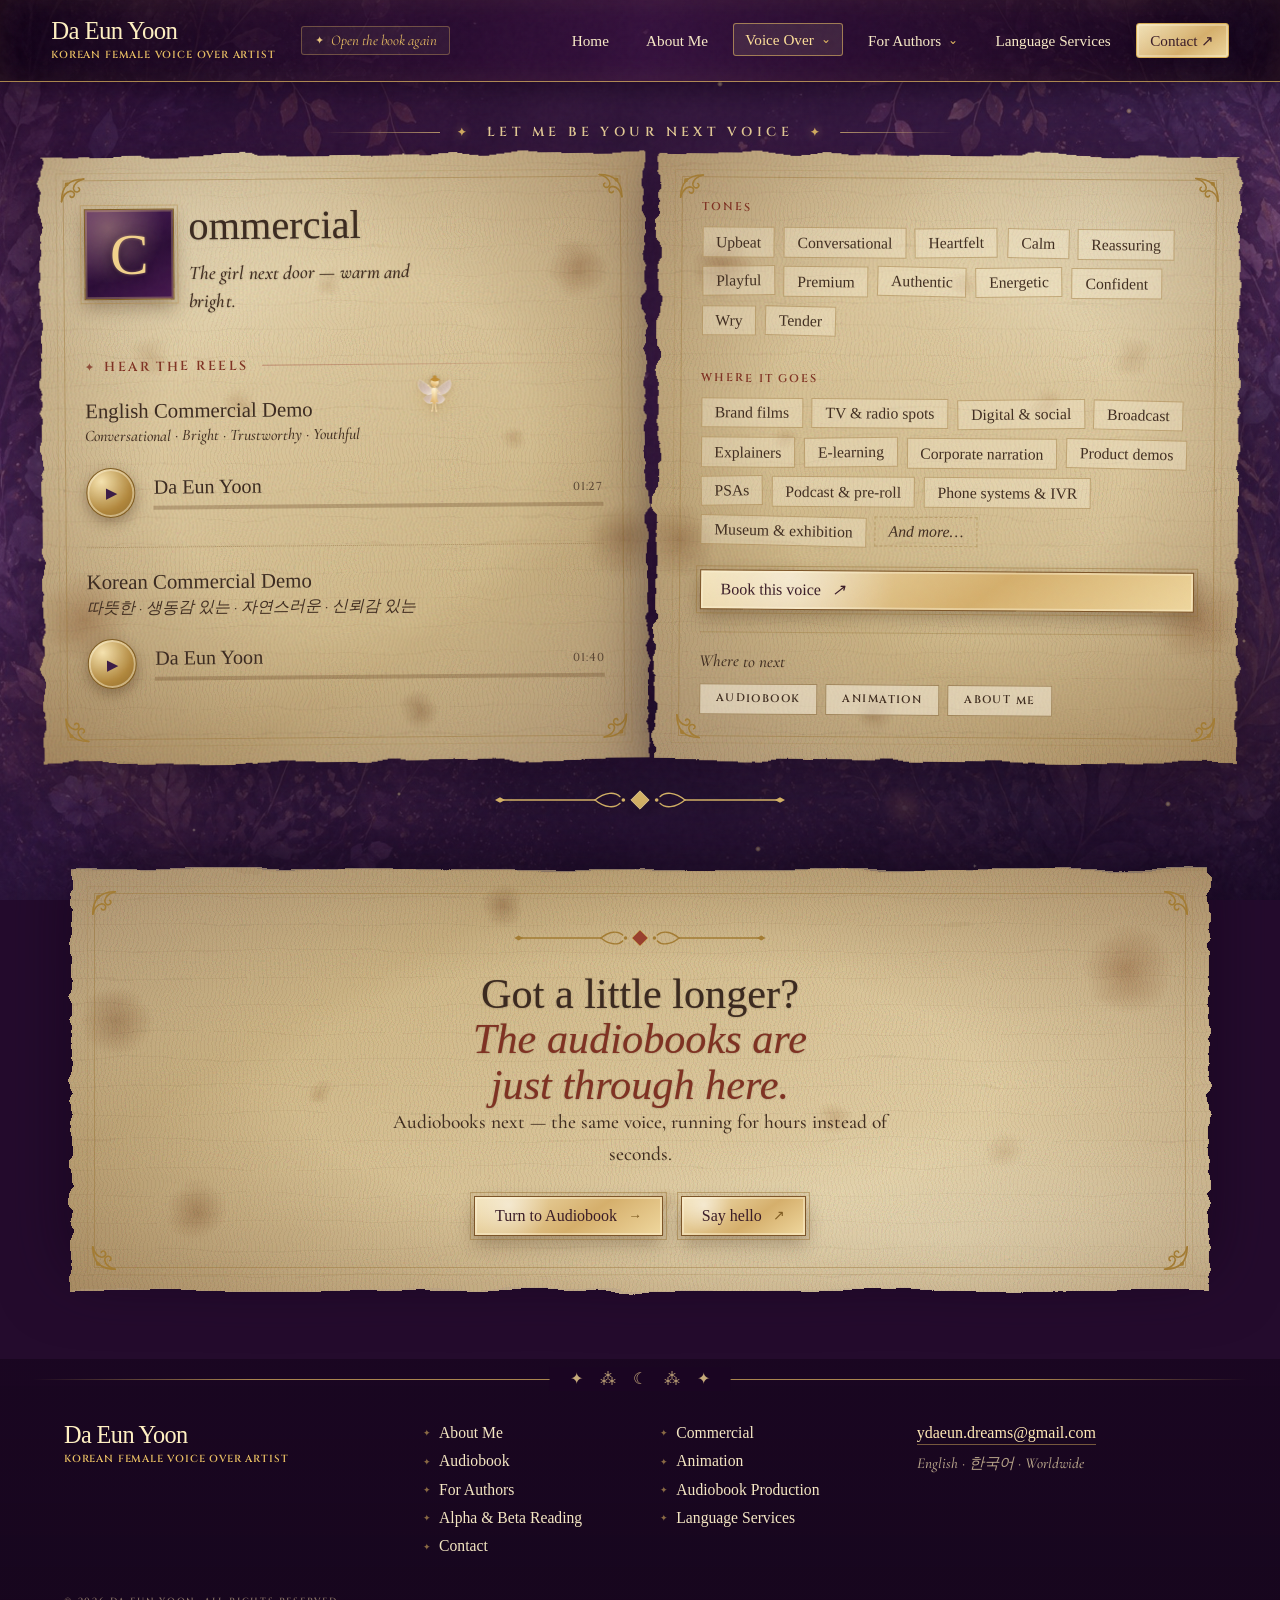
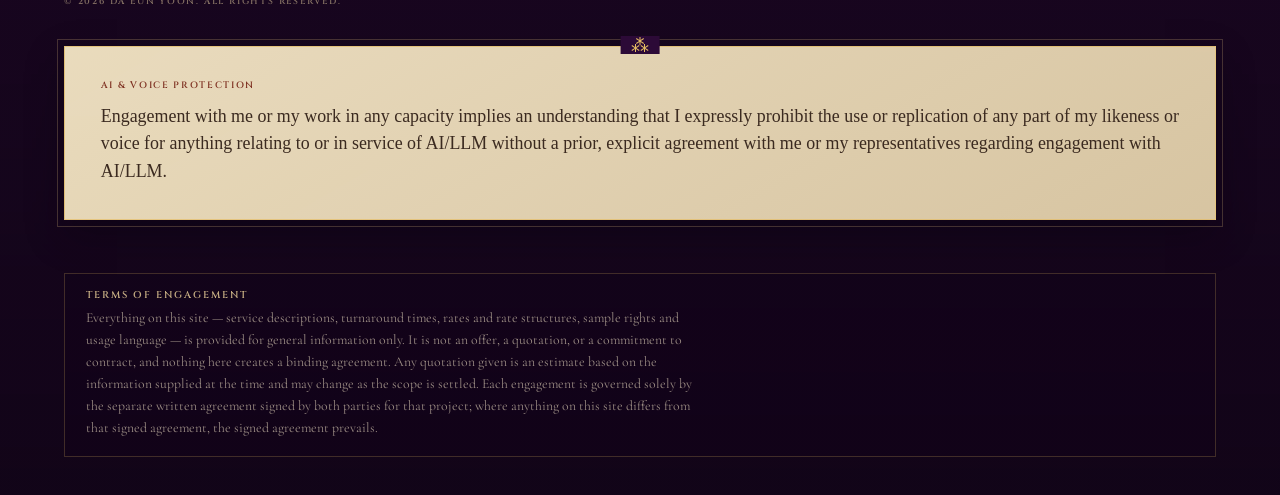
<file: commercial.html>
<!doctype html>
<html lang="en">
<head>
  <meta charset="utf-8">
  <meta name="viewport" content="width=device-width, initial-scale=1">
  <meta name="description" content="Da Eun Yoon commercial voice-over demos in English and Korean.">
  <title>Commercial Voice Over | Da Eun Yoon</title>
  <link rel="canonical" href="https://daeunyoonvoice.com/commercial.html">
  <meta property="og:type" content="website">
  <meta property="og:site_name" content="Da Eun Yoon">
  <meta property="og:locale" content="en_US">
  <meta property="og:url" content="https://daeunyoonvoice.com/commercial.html">
  <meta property="og:title" content="Commercial Voice Over | Da Eun Yoon">
  <meta property="og:description" content="Da Eun Yoon commercial voice-over demos in English and Korean.">
  <meta property="og:image" content="https://daeunyoonvoice.com/assets/images/home/da-eun-hero.webp">
  <meta name="twitter:card" content="summary_large_image">
  <meta name="twitter:title" content="Commercial Voice Over | Da Eun Yoon">
  <meta name="twitter:description" content="Da Eun Yoon commercial voice-over demos in English and Korean.">
  <meta name="twitter:image" content="https://daeunyoonvoice.com/assets/images/home/da-eun-hero.webp">
  <link rel="preconnect" href="https://fonts.googleapis.com">
  <link rel="preconnect" href="https://fonts.gstatic.com" crossorigin>
  <link href="https://fonts.googleapis.com/css2?family=Cinzel:wght@500;600&family=Cormorant+Garamond:ital,wght@0,500;0,700;1,500&family=IM+Fell+English:ital@0;1&display=swap" rel="stylesheet">
  <link rel="stylesheet" href="styles.css">
</head>
<body class="page-demo demo-commercial">
  <a class="skip-link" href="#main">Skip to content</a>
  <header class="site-header"><a class="brand" href="index.html"><span>Da Eun Yoon</span><small>Korean Female Voice Over Artist</small></a><button class="header-replay" type="button" data-replay-opening aria-label="Open the book again from the first page" title="Open the book again"><i aria-hidden="true">✦</i><span>Open the book again</span></button><button class="menu-toggle" type="button" aria-label="Open menu" aria-expanded="false" aria-controls="site-nav" data-menu-toggle><span></span><span></span></button><nav id="site-nav" class="site-nav" aria-label="Main navigation" data-menu><a href="index.html">Home</a><a href="about.html">About Me</a><details class="nav-group active"><summary>Voice Over <span aria-hidden="true">⌄</span></summary><div class="nav-dropdown"><a class="active" href="commercial.html">Commercial</a><a href="audiobook.html">Audiobook</a><a href="animation.html">Animation</a></div></details><details class="nav-group"><summary>For Authors <span aria-hidden="true">⌄</span></summary><div class="nav-dropdown"><a href="authors.html">For Authors</a><a href="audiobook-production.html">Audiobook Production</a><a href="alpha-beta-reading.html">Alpha &amp; Beta Reading</a></div></details><a href="language-services.html">Language Services</a><a class="nav-contact" href="contact.html">Contact <span>↗</span></a></nav></header>

  <!-- Torn-paper edges. The filters distort only the paper layers, never the text. -->
  <svg class="tale-defs" aria-hidden="true" focusable="false" width="0" height="0">
    <filter id="deckle" x="-8%" y="-8%" width="116%" height="116%" color-interpolation-filters="sRGB">
      <feTurbulence type="fractalNoise" baseFrequency="0.013 0.05" numOctaves="3" seed="9" result="grain"/>
      <feDisplacementMap in="SourceGraphic" in2="grain" scale="13" xChannelSelector="R" yChannelSelector="G"/>
    </filter>
    <filter id="deckle-wide" x="-6%" y="-12%" width="112%" height="124%" color-interpolation-filters="sRGB">
      <feTurbulence type="fractalNoise" baseFrequency="0.008 0.06" numOctaves="3" seed="23" result="grain"/>
      <feDisplacementMap in="SourceGraphic" in2="grain" scale="11" xChannelSelector="R" yChannelSelector="G"/>
    </filter>
  </svg>

  <main id="main">
    <section class="tale-spread" aria-labelledby="commercial-opening-line">
      <p class="tale-chapter-mark"><i aria-hidden="true">✦</i><span>Let me be your next voice</span><i aria-hidden="true">✦</i></p>

      <div class="tale-book tale-book-demo">
        <article class="tale-leaf tale-leaf-verso reveal">
          <span class="tale-paper" aria-hidden="true"></span>
          <div class="tale-leaf-inner">
            <h1 class="tale-opening" id="commercial-opening-line"><b class="tale-versal">C</b>ommercial<span class="tale-title-sub">The girl next door — warm and bright.</span></h1>

            <section class="tale-voices" id="reels" aria-labelledby="commercial-reels-heading">
              <h2 class="tale-rubric tale-rubric-lead" id="commercial-reels-heading"><span>Hear the reels</span></h2>
              <ol class="tale-recital tale-recital-tight">
              <li>
                <div class="tale-recital-copy">
                  <h3>English Commercial Demo</h3>
                  <p>Conversational · Bright · Trustworthy · Youthful</p>
                </div>
                <div class="audio-player tale-track" data-audio-player>
                  <button type="button" class="audio-toggle" aria-label="Play English commercial demo"><span>▶</span></button>
                  <div class="audio-info"><strong>Da Eun Yoon</strong><div class="audio-track"><i></i></div><small data-time>01:27</small></div>
                  <audio preload="none" src="assets/audio/commercial-english.mp3"></audio>
                </div>
              </li>
              <li>
                <div class="tale-recital-copy">
                  <h3>Korean Commercial Demo</h3>
                  <p>따뜻한 · 생동감 있는 · 자연스러운 · 신뢰감 있는</p>
                </div>
                <div class="audio-player tale-track" data-audio-player>
                  <button type="button" class="audio-toggle" aria-label="Play Korean commercial demo"><span>▶</span></button>
                  <div class="audio-info"><strong>Da Eun Yoon</strong><div class="audio-track"><i></i></div><small data-time>01:40</small></div>
                  <audio preload="none" src="assets/audio/commercial-korean.mp3"></audio>
                </div>
              </li>
              </ol>
            </section>
          </div>
        </article>

        <article class="tale-leaf tale-leaf-recto reveal delay-1">
          <span class="tale-paper" aria-hidden="true"></span>
          <div class="tale-leaf-inner">
            <div class="tale-facets tale-facets-side tale-facets-lead">
            <div class="tale-facet">
              <h3 class="tale-facet-label">Tones</h3>
              <ul class="tale-tags">
                <li>Upbeat</li><li>Conversational</li><li>Heartfelt</li><li>Calm</li><li>Reassuring</li><li>Playful</li><li>Premium</li><li>Authentic</li><li>Energetic</li><li>Confident</li><li>Wry</li><li>Tender</li>
              </ul>
            </div>
            <div class="tale-facet">
              <h3 class="tale-facet-label">Where it goes</h3>
              <ul class="tale-tags">
                <li>Brand films</li><li>TV &amp; radio spots</li><li>Digital &amp; social</li><li>Broadcast</li><li>Explainers</li><li>E-learning</li><li>Corporate narration</li><li>Product demos</li><li>PSAs</li><li>Podcast &amp; pre-roll</li><li>Phone systems &amp; IVR</li><li>Museum &amp; exhibition</li><li class="is-more">And more…</li>
              </ul>
            </div>
            </div>

            <a class="tale-seal tale-seal-demo" href="contact.html">Book this voice <em aria-hidden="true">↗</em></a>

            <nav class="tale-more" aria-label="More voice over demos">
              <p>Where to next</p>
              <span><a class="tale-pill" href="audiobook.html">Audiobook</a><a class="tale-pill" href="animation.html">Animation</a><a class="tale-pill" href="about.html">About Me</a></span>
            </nav>
          </div>
        </article>
      </div>

      <p class="tale-flourish" aria-hidden="true">✦ &nbsp; ⁂ &nbsp; ✦</p>
    </section>

    <section class="tale-colophon" aria-labelledby="commercial-colophon-heading">
      <div class="tale-sheet reveal">
        <span class="tale-paper" aria-hidden="true"></span>
        <div class="tale-sheet-inner">
          <p class="tale-colophon-mark" aria-hidden="true">✦ ⁂ ✦</p>
          <h2 class="tale-head" id="commercial-colophon-heading">Got a little longer? <em>The audiobooks are just through here.</em></h2>
          <div class="tale-prose"><p>Audiobooks next — the same voice, running for hours instead of seconds.</p></div>
          <div class="tale-actions">
            <a class="tale-seal" href="audiobook.html">Turn to Audiobook <span aria-hidden="true">→</span></a>
            <a class="tale-seal" href="contact.html">Say hello <span aria-hidden="true">↗</span></a>
          </div>
        </div>
      </div>
    </section>
  </main>

  <footer class="site-footer"><div><a class="brand footer-brand" href="index.html"><span>Da Eun Yoon</span><small>Korean Female Voice Over Artist</small></a></div><div class="footer-nav"><a href="about.html">About Me</a><a href="commercial.html">Commercial</a><a href="audiobook.html">Audiobook</a><a href="animation.html">Animation</a><a href="authors.html">For Authors</a><a href="audiobook-production.html">Audiobook Production</a><a href="alpha-beta-reading.html">Alpha &amp; Beta Reading</a><a href="language-services.html">Language Services</a><a href="contact.html">Contact</a></div><div class="footer-contact"><a href="mailto:ydaeun.dreams@gmail.com">ydaeun.dreams@gmail.com</a><p>English · 한국어 · Worldwide</p></div><p class="legal">© <span data-year></span> Da Eun Yoon. All rights reserved.</p><div class="ai-protection" role="note" aria-label="AI and voice protection notice"><span>AI &amp; Voice Protection</span><p>Engagement with me or my work in any capacity implies an understanding that I expressly prohibit the use or replication of any part of my likeness or voice for anything relating to or in service of AI/LLM without a prior, explicit agreement with me or my representatives regarding engagement with AI/LLM.</p></div><div class="site-terms" role="note" aria-label="Terms notice">
      <span>Terms of Engagement</span>
      <p>Everything on this site — service descriptions, turnaround times, rates and rate structures, sample rights and usage language — is provided for general information only. It is not an offer, a quotation, or a commitment to contract, and nothing here creates a binding agreement. Any quotation given is an estimate based on the information supplied at the time and may change as the scope is settled. Each engagement is governed solely by the separate written agreement signed by both parties for that project; where anything on this site differs from that signed agreement, the signed agreement prevails.</p>
    </div></footer>
  <script src="script.js"></script>
</body>
</html>
</file>
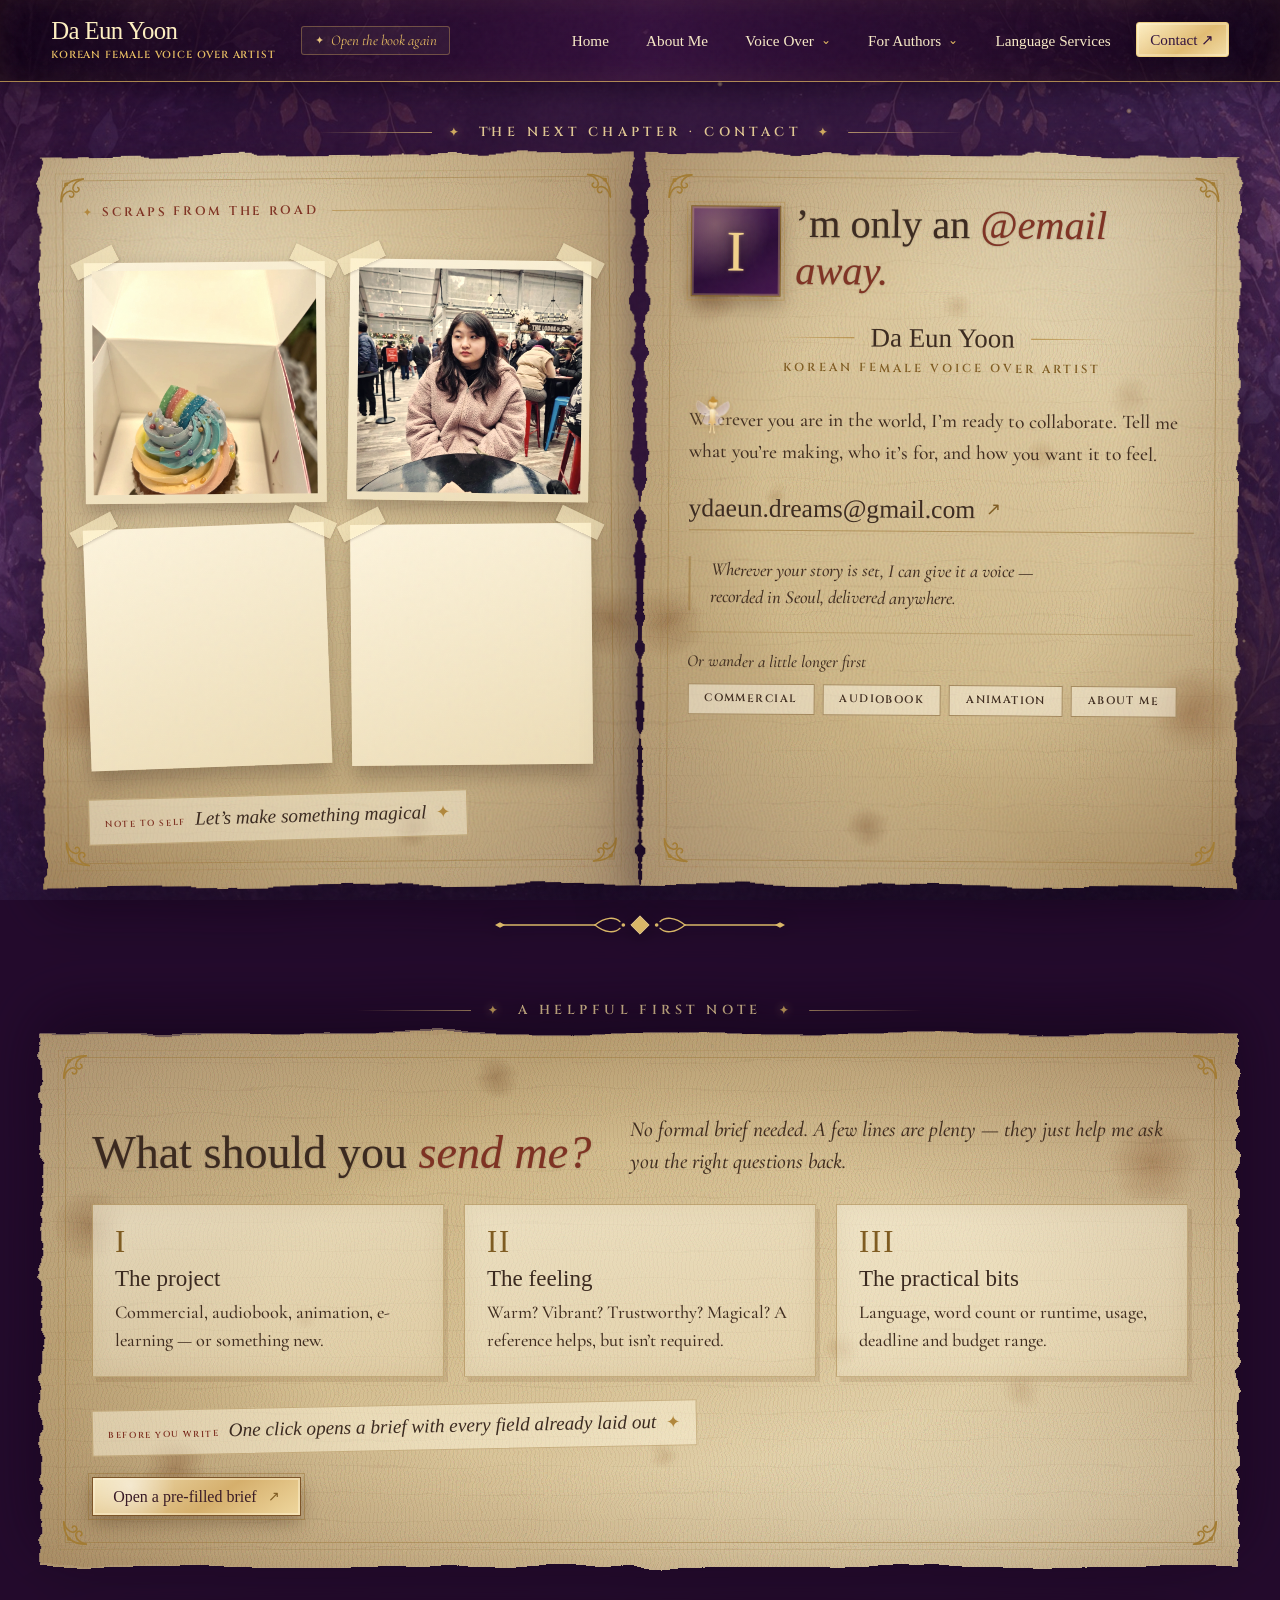
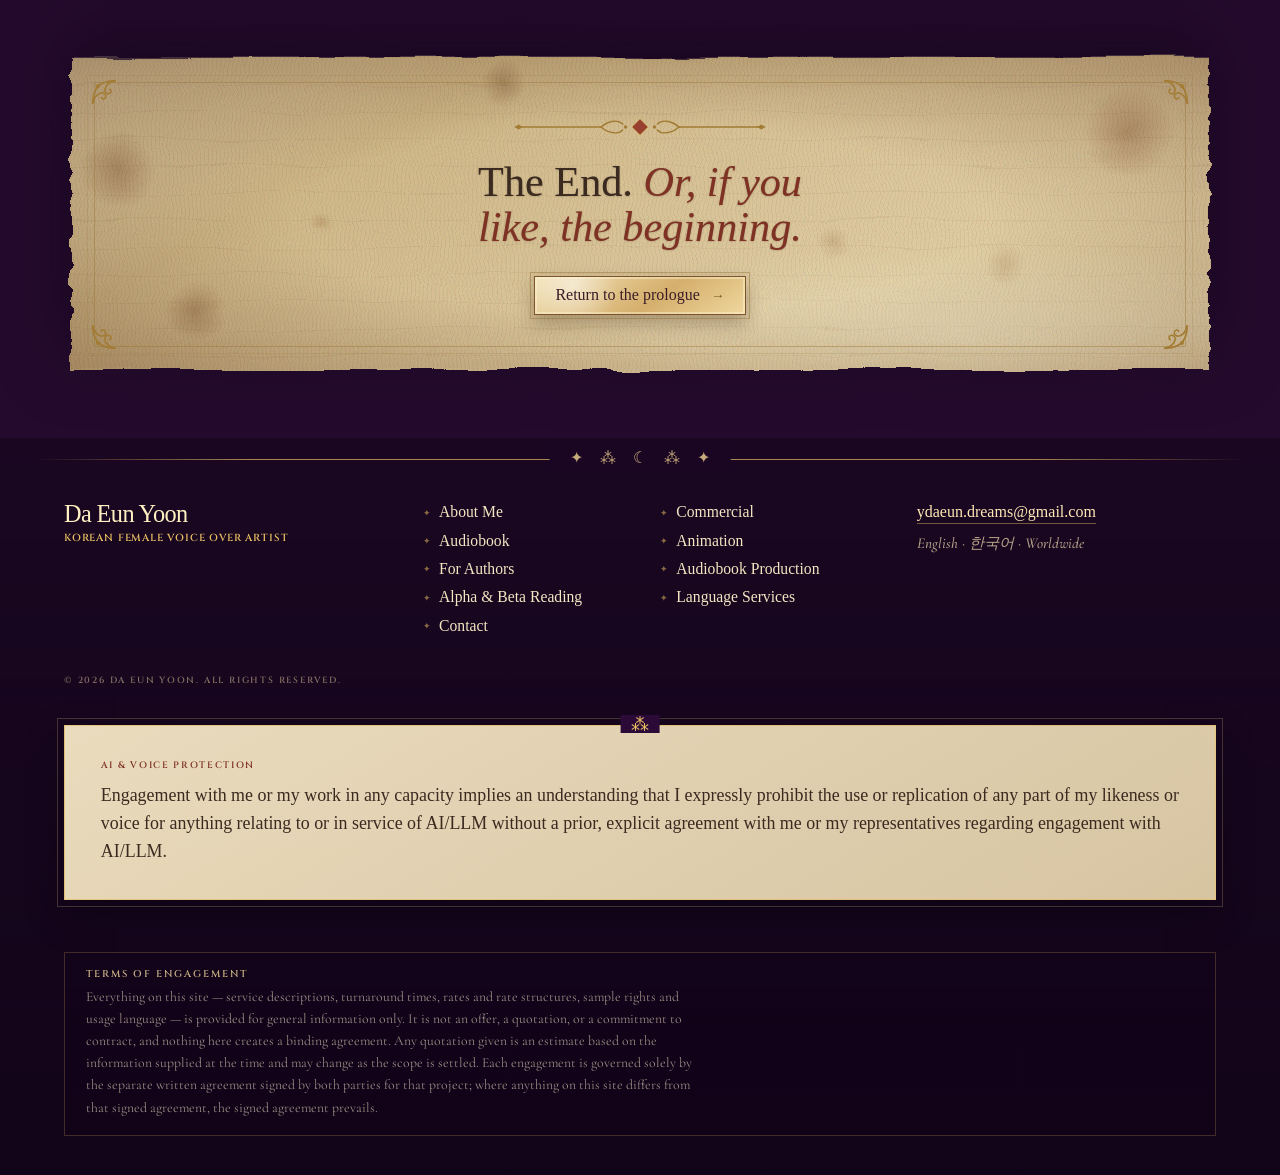
<file: contact.html>
<!doctype html>
<html lang="en">
<head>
  <meta charset="utf-8">
  <meta name="viewport" content="width=device-width, initial-scale=1">
  <meta name="description" content="Contact Korean-English voice actor Da Eun Yoon for commercial, audiobook, animation and narration projects.">
  <title>Contact | Da Eun Yoon</title>
  <link rel="canonical" href="https://daeunyoonvoice.com/contact.html">
  <meta property="og:type" content="website">
  <meta property="og:site_name" content="Da Eun Yoon">
  <meta property="og:locale" content="en_US">
  <meta property="og:url" content="https://daeunyoonvoice.com/contact.html">
  <meta property="og:title" content="Contact | Da Eun Yoon">
  <meta property="og:description" content="Contact Korean-English voice actor Da Eun Yoon for commercial, audiobook, animation and narration projects.">
  <meta property="og:image" content="https://daeunyoonvoice.com/assets/images/home/da-eun-hero.webp">
  <meta name="twitter:card" content="summary_large_image">
  <meta name="twitter:title" content="Contact | Da Eun Yoon">
  <meta name="twitter:description" content="Contact Korean-English voice actor Da Eun Yoon for commercial, audiobook, animation and narration projects.">
  <meta name="twitter:image" content="https://daeunyoonvoice.com/assets/images/home/da-eun-hero.webp">
  <link rel="preconnect" href="https://fonts.googleapis.com">
  <link rel="preconnect" href="https://fonts.gstatic.com" crossorigin>
  <link href="https://fonts.googleapis.com/css2?family=Cinzel:wght@500;600&family=Cormorant+Garamond:ital,wght@0,500;0,700;1,500&family=IM+Fell+English:ital@0;1&display=swap" rel="stylesheet">
  <link rel="stylesheet" href="styles.css">
</head>
<body class="page-contact">
  <a class="skip-link" href="#main">Skip to content</a>
  <header class="site-header"><a class="brand" href="index.html"><span>Da Eun Yoon</span><small>Korean Female Voice Over Artist</small></a><button class="header-replay" type="button" data-replay-opening aria-label="Open the book again from the first page" title="Open the book again"><i aria-hidden="true">✦</i><span>Open the book again</span></button><button class="menu-toggle" type="button" aria-label="Open menu" aria-expanded="false" aria-controls="site-nav" data-menu-toggle><span></span><span></span></button><nav id="site-nav" class="site-nav" aria-label="Main navigation" data-menu><a href="index.html">Home</a><a href="about.html">About Me</a><details class="nav-group"><summary>Voice Over <span aria-hidden="true">⌄</span></summary><div class="nav-dropdown"><a href="commercial.html">Commercial</a><a href="audiobook.html">Audiobook</a><a href="animation.html">Animation</a></div></details><details class="nav-group"><summary>For Authors <span aria-hidden="true">⌄</span></summary><div class="nav-dropdown"><a href="authors.html">For Authors</a><a href="audiobook-production.html">Audiobook Production</a><a href="alpha-beta-reading.html">Alpha &amp; Beta Reading</a></div></details><a href="language-services.html">Language Services</a><a class="nav-contact active" href="contact.html">Contact <span>↗</span></a></nav></header>

  <!-- Torn-paper edges. The filters distort only the paper layers, never the text. -->
  <svg class="tale-defs" aria-hidden="true" focusable="false" width="0" height="0">
    <filter id="deckle" x="-8%" y="-8%" width="116%" height="116%" color-interpolation-filters="sRGB">
      <feTurbulence type="fractalNoise" baseFrequency="0.013 0.05" numOctaves="3" seed="9" result="grain"/>
      <feDisplacementMap in="SourceGraphic" in2="grain" scale="13" xChannelSelector="R" yChannelSelector="G"/>
    </filter>
    <filter id="deckle-wide" x="-6%" y="-12%" width="112%" height="124%" color-interpolation-filters="sRGB">
      <feTurbulence type="fractalNoise" baseFrequency="0.008 0.06" numOctaves="3" seed="23" result="grain"/>
      <feDisplacementMap in="SourceGraphic" in2="grain" scale="11" xChannelSelector="R" yChannelSelector="G"/>
    </filter>
  </svg>

  <main id="main">
    <section class="tale-spread" aria-labelledby="contact-opening-line">
      <p class="tale-chapter-mark"><i aria-hidden="true">✦</i><span>The next chapter · Contact</span><i aria-hidden="true">✦</i></p>

      <div class="tale-book tale-book-even">
        <article class="tale-leaf tale-leaf-verso reveal">
          <span class="tale-paper" aria-hidden="true"></span>
          <div class="tale-leaf-inner">
            <h2 class="tale-rubric"><span>Scraps from the road</span></h2>
            <div class="tale-scraps tale-scraps-plain" style="--cols: 2">
              <figure class="tale-scrap"><img src="assets/images/contact/contact-01.webp" alt="Da Eun" width="1500" height="2168" loading="lazy" decoding="async"></figure>
              <figure class="tale-scrap"><img src="assets/images/contact/contact-02.webp" alt="Da Eun outdoors" width="1500" height="2000" loading="lazy" decoding="async"></figure>
              <figure class="tale-scrap"><img src="assets/images/contact/contact-03.webp" alt="A personal snapshot" width="1500" height="1125" loading="lazy" decoding="async"></figure>
              <figure class="tale-scrap"><img src="assets/images/contact/contact-04.webp" alt="A travel snapshot" width="1500" height="1125" loading="lazy" decoding="async"></figure>
            </div>
            <p class="tale-marginalia"><span>Note to self</span> <em>Let’s make something magical</em> <i aria-hidden="true">✦</i></p>
          </div>
        </article>

        <article class="tale-leaf tale-leaf-recto reveal delay-1">
          <span class="tale-paper" aria-hidden="true"></span>
          <div class="tale-leaf-inner">
            <h1 class="tale-opening" id="contact-opening-line"><b class="tale-versal">I</b>’m only an <em>@email away.</em></h1>

            <p class="tale-byline">
              <span class="tale-name">Da Eun Yoon</span>
              <span class="tale-role">Korean Female Voice Over Artist</span>
            </p>

            <div class="tale-prose">
              <p>Wherever you are in the world, I’m ready to collaborate. Tell me what you’re making, who it’s for, and how you want it to feel.</p>
            </div>

            <a class="tale-address" href="mailto:ydaeun.dreams@gmail.com?subject=Voice%20over%20inquiry">ydaeun.dreams@gmail.com <span aria-hidden="true">↗</span></a>
            <p class="tale-claim">Wherever your story is set, I can give it a voice — recorded in Seoul, delivered anywhere.</p>

            <nav class="tale-more" aria-label="Elsewhere on this site">
              <p>Or wander a little longer first</p>
              <span><a class="tale-pill" href="commercial.html">Commercial</a><a class="tale-pill" href="audiobook.html">Audiobook</a><a class="tale-pill" href="animation.html">Animation</a><a class="tale-pill" href="about.html">About Me</a></span>
            </nav>
          </div>
        </article>
      </div>

      <p class="tale-flourish" aria-hidden="true">✦ &nbsp; ⁂ &nbsp; ✦</p>
    </section>

    <section class="tale-chapter tale-chapter-last" aria-labelledby="contact-brief-heading">
      <p class="tale-chapter-mark"><i aria-hidden="true">✦</i><span>A helpful first note</span><i aria-hidden="true">✦</i></p>

      <div class="tale-sheet reveal">
        <span class="tale-paper" aria-hidden="true"></span>
        <div class="tale-sheet-inner">
          <header class="tale-chapter-head">
            <h2 id="contact-brief-heading">What should you <em>send me?</em></h2>
            <p class="tale-lede">No formal brief needed. A few lines are plenty — they just help me ask you the right questions back.</p>
          </header>

          <div class="tale-cards" style="--cols: 3">
            <article class="tale-card"><span class="tale-card-folio" aria-hidden="true">I</span><h3>The project</h3><p>Commercial, audiobook, animation, e-learning — or something new.</p></article>
            <article class="tale-card"><span class="tale-card-folio" aria-hidden="true">II</span><h3>The feeling</h3><p>Warm? Vibrant? Trustworthy? Magical? A reference helps, but isn’t required.</p></article>
            <article class="tale-card"><span class="tale-card-folio" aria-hidden="true">III</span><h3>The practical bits</h3><p>Language, word count or runtime, usage, deadline and budget range.</p></article>
          </div>

          <p class="tale-marginalia"><span>Before you write</span> <em>One click opens a brief with every field already laid out</em> <i aria-hidden="true">✦</i></p>

          <div class="tale-actions">
            <a class="tale-seal" href="mailto:ydaeun.dreams@gmail.com?subject=Voice%20over%20enquiry&amp;body=Hi%20Da%20Eun%2C%0A%0A%E2%80%94%20About%20you%20%E2%80%94%0AName%3A%0ACompany%20%2F%20brand%3A%0AWebsite%3A%0A%0A%E2%80%94%20The%20project%20%E2%80%94%0AProject%20type%3A%20(commercial%2C%20audiobook%2C%20animation%2C%20e-learning%2C%20narration%2C%20other)%0ALanguage%3A%20(English%2C%20Korean%2C%20or%20both)%0AScript%20length%3A%20(word%20count%2C%20or%20finished%20minutes)%0ATone%20%2F%20feeling%3A%0AReference%20(optional)%3A%20(a%20link%20to%20a%20read%20you%20like)%0A%0A%E2%80%94%20Usage%20%E2%80%94%0AWhere%20it%20will%20run%3A%20(broadcast%2C%20online%2C%20social%2C%20internal%2C%20retail%2C%20phone%20system)%0ATerritory%3A%0ATerm%3A%20(how%20long%20it%20stays%20in%20use)%0A%0A%E2%80%94%20Practicalities%20%E2%80%94%0ADeadline%3A%0ASession%3A%20(self-directed%2C%20or%20live%20direction%20by%20Zoom%20%2F%20Source-Connect)%0ADeliverables%3A%20(raw%20or%20edited%2C%20file%20format)%0ABudget%20range%3A%0A%0AA%20little%20more%20about%20the%20project%3A%0A%0A%0AThank%20you%2C%0A">Open a pre-filled brief <span aria-hidden="true">↗</span></a>
          </div>
        </div>
      </div>
    </section>

    <section class="tale-colophon" aria-labelledby="contact-colophon-heading">
      <div class="tale-sheet reveal">
        <span class="tale-paper" aria-hidden="true"></span>
        <div class="tale-sheet-inner">
          <p class="tale-colophon-mark" aria-hidden="true">✦ ⁂ ✦</p>
          <h2 class="tale-head" id="contact-colophon-heading">The End. <em>Or, if you like, the beginning.</em></h2>
          <div class="tale-actions">
            <a class="tale-seal" href="index.html">Return to the prologue <span aria-hidden="true">→</span></a>
          </div>
        </div>
      </div>
    </section>
  </main>

  <footer class="site-footer"><div><a class="brand footer-brand" href="index.html"><span>Da Eun Yoon</span><small>Korean Female Voice Over Artist</small></a></div><div class="footer-nav"><a href="about.html">About Me</a><a href="commercial.html">Commercial</a><a href="audiobook.html">Audiobook</a><a href="animation.html">Animation</a><a href="authors.html">For Authors</a><a href="audiobook-production.html">Audiobook Production</a><a href="alpha-beta-reading.html">Alpha &amp; Beta Reading</a><a href="language-services.html">Language Services</a><a href="contact.html">Contact</a></div><div class="footer-contact"><a href="mailto:ydaeun.dreams@gmail.com">ydaeun.dreams@gmail.com</a><p>English · 한국어 · Worldwide</p></div><p class="legal">© <span data-year></span> Da Eun Yoon. All rights reserved.</p><div class="ai-protection" role="note" aria-label="AI and voice protection notice"><span>AI &amp; Voice Protection</span><p>Engagement with me or my work in any capacity implies an understanding that I expressly prohibit the use or replication of any part of my likeness or voice for anything relating to or in service of AI/LLM without a prior, explicit agreement with me or my representatives regarding engagement with AI/LLM.</p></div><div class="site-terms" role="note" aria-label="Terms notice">
      <span>Terms of Engagement</span>
      <p>Everything on this site — service descriptions, turnaround times, rates and rate structures, sample rights and usage language — is provided for general information only. It is not an offer, a quotation, or a commitment to contract, and nothing here creates a binding agreement. Any quotation given is an estimate based on the information supplied at the time and may change as the scope is settled. Each engagement is governed solely by the separate written agreement signed by both parties for that project; where anything on this site differs from that signed agreement, the signed agreement prevails.</p>
    </div></footer>
  <script src="script.js"></script>
</body>
</html>
</file>
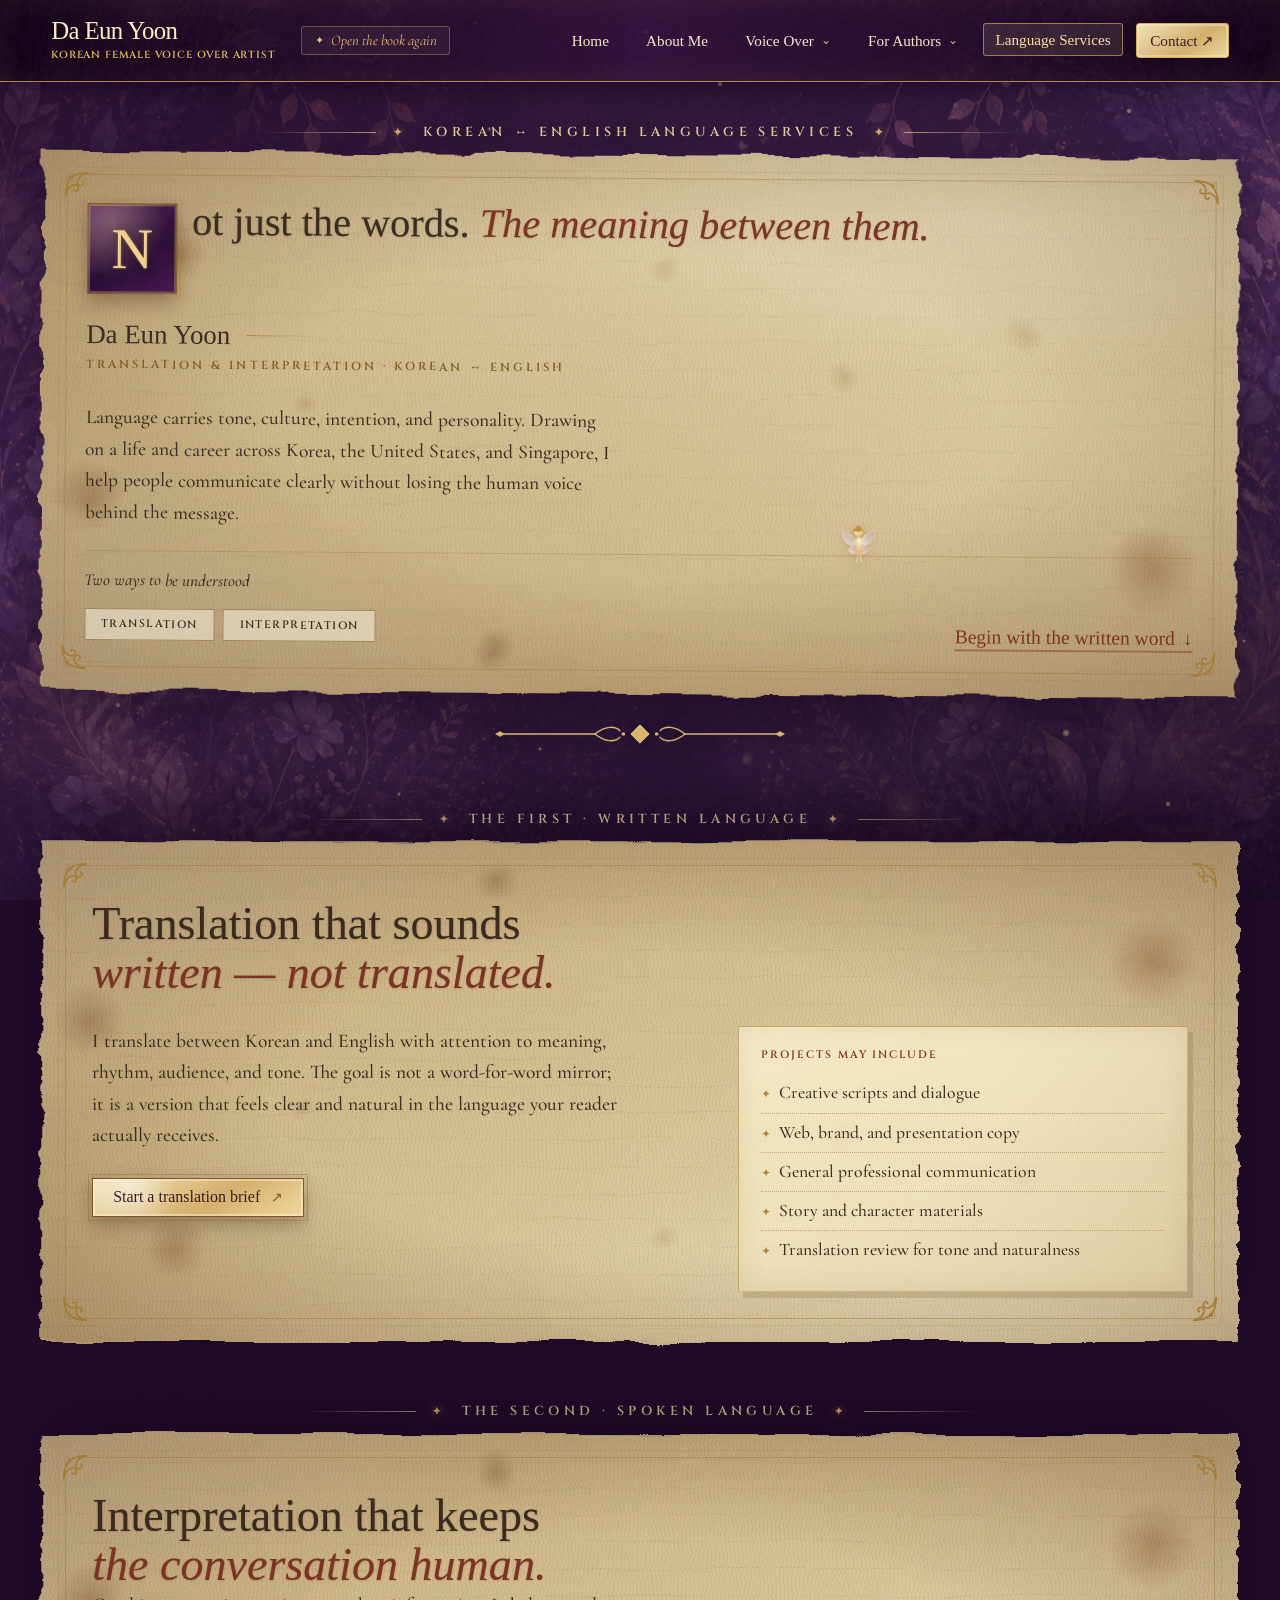
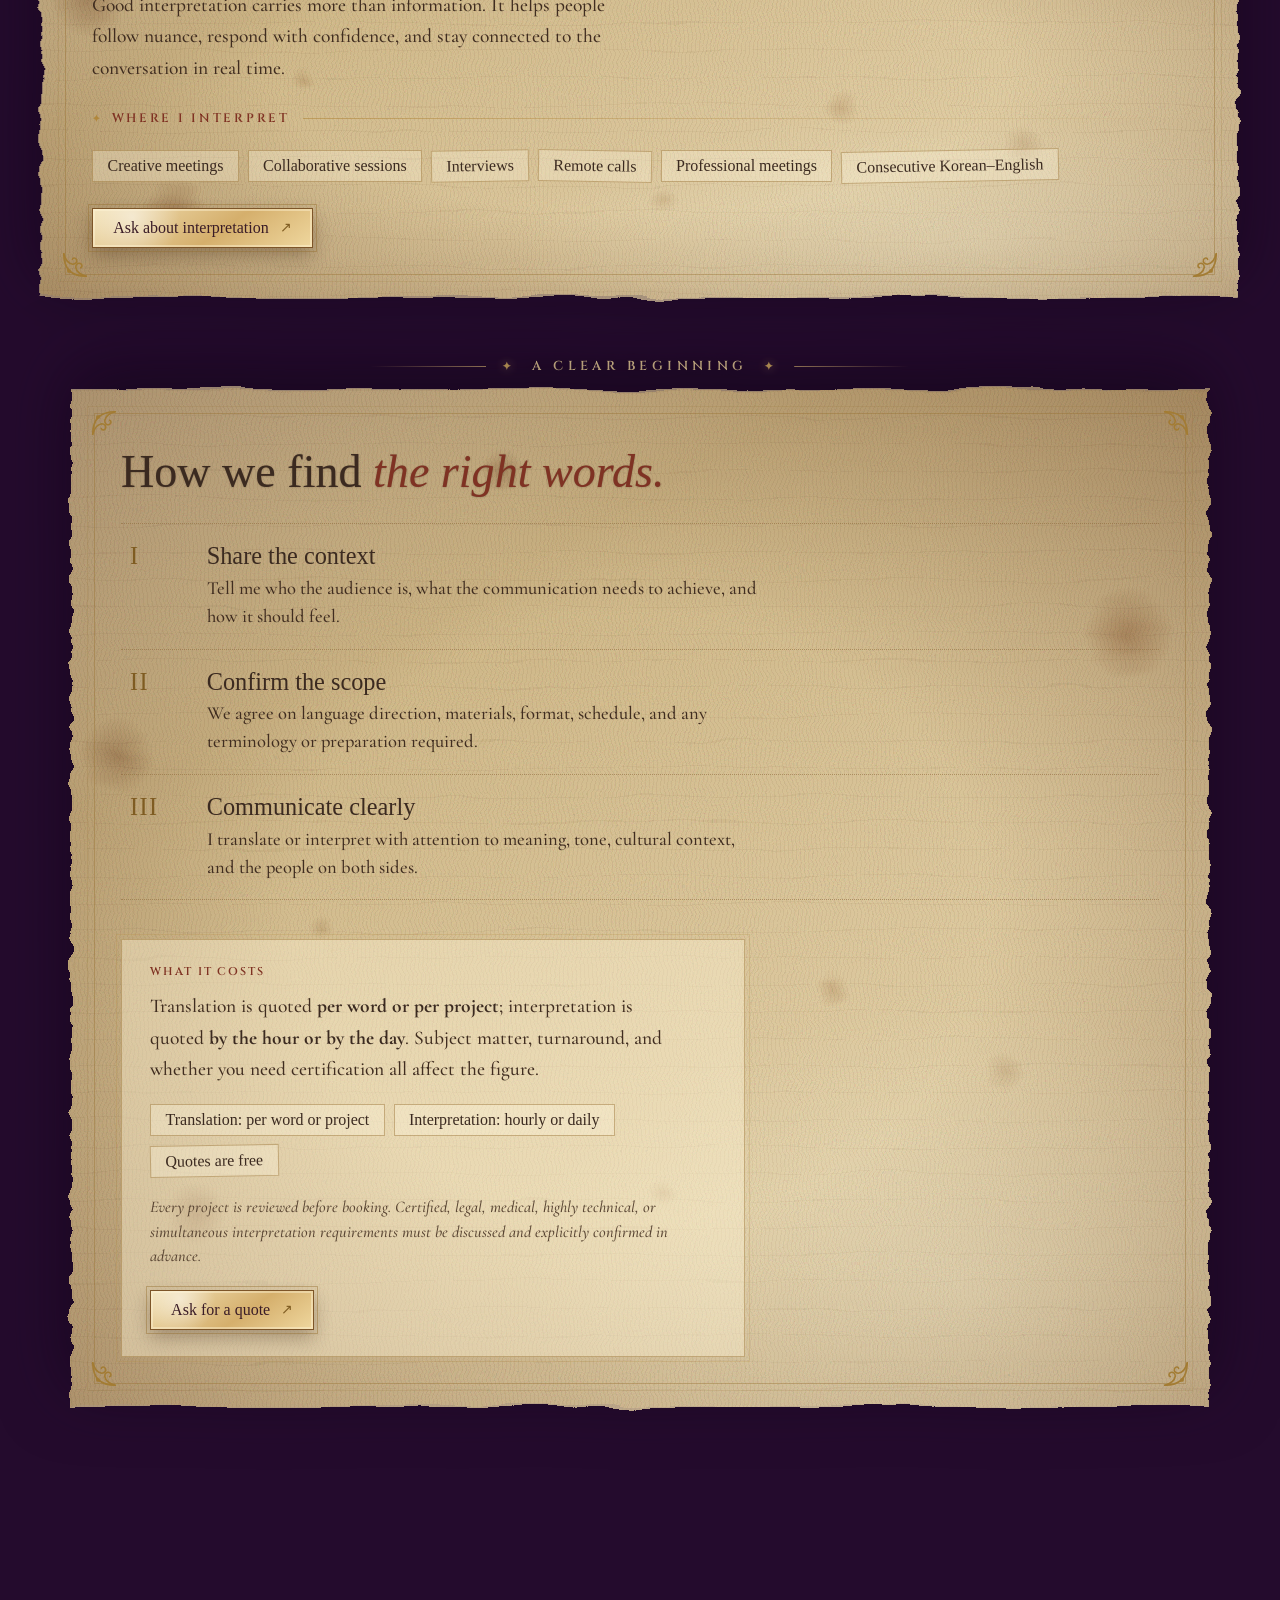
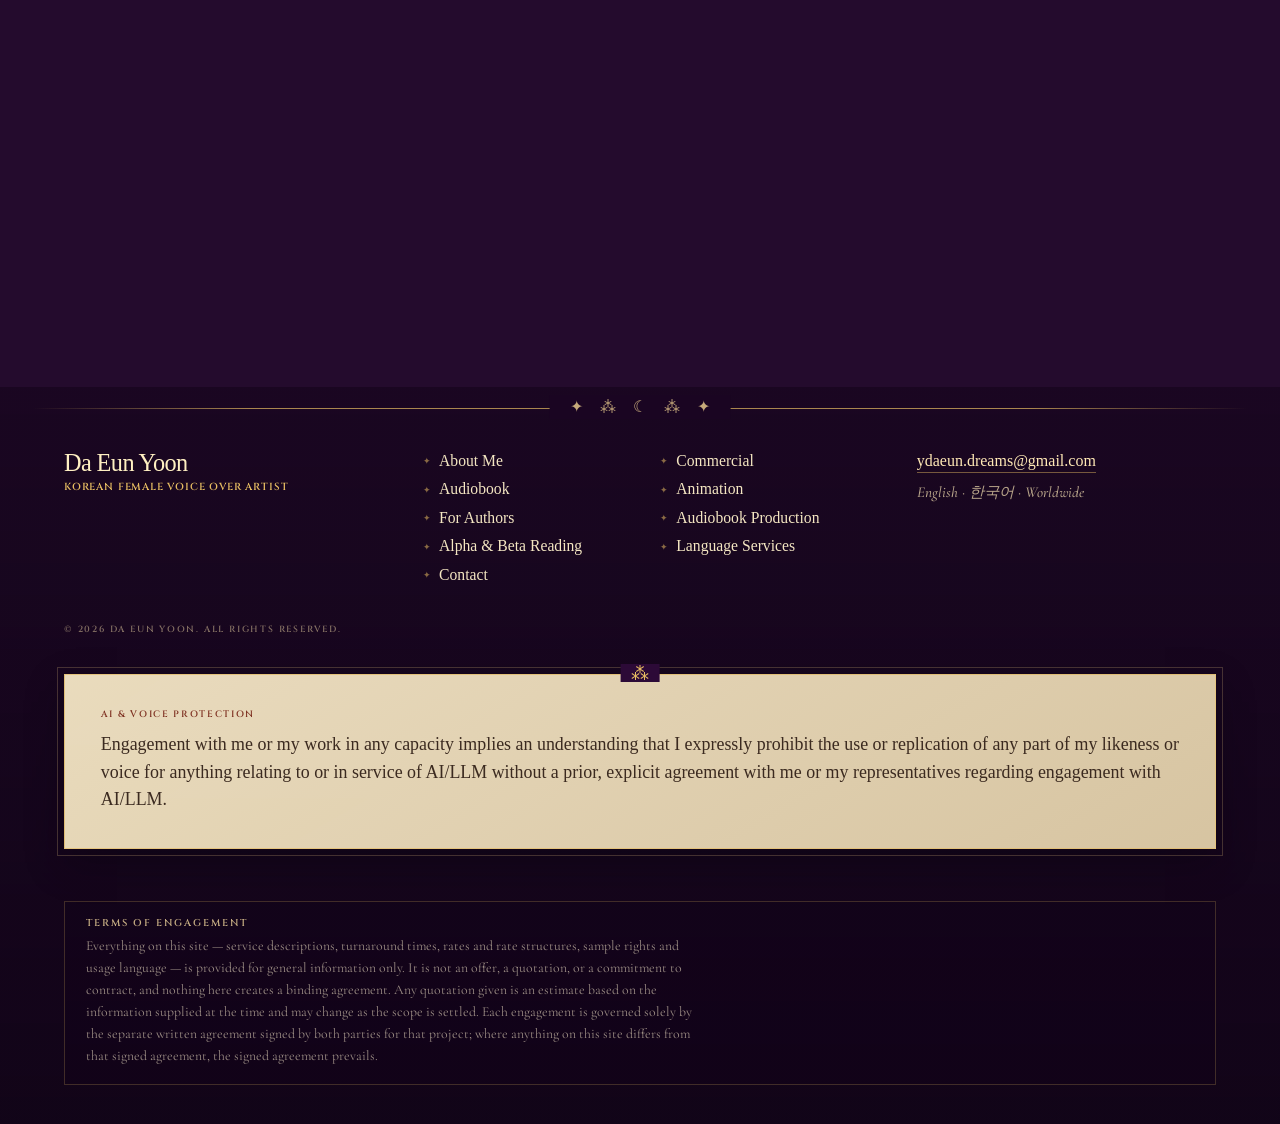
<file: language-services.html>
<!doctype html>
<html lang="en">
<head>
  <meta charset="utf-8">
  <meta name="viewport" content="width=device-width, initial-scale=1">
  <meta name="description" content="Korean and English translation and interpretation with Da Eun Yoon, focused on natural tone, cultural context, and clear human communication.">
  <title>Korean ↔ English Language Services | Da Eun Yoon</title>
  <link rel="canonical" href="https://daeunyoonvoice.com/language-services.html">
  <meta property="og:type" content="website">
  <meta property="og:site_name" content="Da Eun Yoon">
  <meta property="og:locale" content="en_US">
  <meta property="og:url" content="https://daeunyoonvoice.com/language-services.html">
  <meta property="og:title" content="Korean ↔ English Language Services | Da Eun Yoon">
  <meta property="og:description" content="Korean and English translation and interpretation with Da Eun Yoon, focused on natural tone, cultural context, and clear human communication.">
  <meta property="og:image" content="https://daeunyoonvoice.com/assets/images/home/da-eun-hero.webp">
  <meta name="twitter:card" content="summary_large_image">
  <meta name="twitter:title" content="Korean ↔ English Language Services | Da Eun Yoon">
  <meta name="twitter:description" content="Korean and English translation and interpretation with Da Eun Yoon, focused on natural tone, cultural context, and clear human communication.">
  <meta name="twitter:image" content="https://daeunyoonvoice.com/assets/images/home/da-eun-hero.webp">
  <link rel="preconnect" href="https://fonts.googleapis.com">
  <link rel="preconnect" href="https://fonts.gstatic.com" crossorigin>
  <link href="https://fonts.googleapis.com/css2?family=Cinzel:wght@500;600&family=Cormorant+Garamond:ital,wght@0,500;0,700;1,500&family=IM+Fell+English:ital@0;1&display=swap" rel="stylesheet">
  <link rel="stylesheet" href="styles.css">
</head>
<body class="page-language">
  <a class="skip-link" href="#main">Skip to content</a>
  <header class="site-header">
    <a class="brand" href="index.html"><span>Da Eun Yoon</span><small>Korean Female Voice Over Artist</small></a><button class="header-replay" type="button" data-replay-opening aria-label="Open the book again from the first page" title="Open the book again"><i aria-hidden="true">✦</i><span>Open the book again</span></button><button class="menu-toggle" type="button" aria-label="Open menu" aria-expanded="false" aria-controls="site-nav" data-menu-toggle><span></span><span></span></button>
    <nav id="site-nav" class="site-nav" aria-label="Main navigation" data-menu><a href="index.html">Home</a><a href="about.html">About Me</a><details class="nav-group"><summary>Voice Over <span aria-hidden="true">⌄</span></summary><div class="nav-dropdown"><a href="commercial.html">Commercial</a><a href="audiobook.html">Audiobook</a><a href="animation.html">Animation</a></div></details><details class="nav-group"><summary>For Authors <span aria-hidden="true">⌄</span></summary><div class="nav-dropdown"><a href="authors.html">For Authors</a><a href="audiobook-production.html">Audiobook Production</a><a href="alpha-beta-reading.html">Alpha &amp; Beta Reading</a></div></details><a class="active" href="language-services.html">Language Services</a><a class="nav-contact" href="contact.html">Contact <span>↗</span></a></nav>
  </header>

  <!-- Torn-paper edges. The filters distort only the paper layers, never the text. -->
  <svg class="tale-defs" aria-hidden="true" focusable="false" width="0" height="0">
    <filter id="deckle" x="-8%" y="-8%" width="116%" height="116%" color-interpolation-filters="sRGB">
      <feTurbulence type="fractalNoise" baseFrequency="0.013 0.05" numOctaves="3" seed="9" result="grain"/>
      <feDisplacementMap in="SourceGraphic" in2="grain" scale="13" xChannelSelector="R" yChannelSelector="G"/>
    </filter>
    <filter id="deckle-wide" x="-6%" y="-12%" width="112%" height="124%" color-interpolation-filters="sRGB">
      <feTurbulence type="fractalNoise" baseFrequency="0.008 0.06" numOctaves="3" seed="23" result="grain"/>
      <feDisplacementMap in="SourceGraphic" in2="grain" scale="11" xChannelSelector="R" yChannelSelector="G"/>
    </filter>
  </svg>

  <main id="main">
    <section class="tale-spread" aria-labelledby="language-opening-line">
      <p class="tale-chapter-mark"><i aria-hidden="true">✦</i><span>Korean ↔ English language services</span><i aria-hidden="true">✦</i></p>

      <div class="tale-book tale-book-solo">

        <article class="tale-leaf tale-leaf-recto reveal">
          <span class="tale-paper" aria-hidden="true"></span>
          <div class="tale-leaf-inner">
            <h1 class="tale-opening" id="language-opening-line"><b class="tale-versal">N</b>ot just the words. <em>The meaning between them.</em></h1>

            <p class="tale-byline">
              <span class="tale-name">Da Eun Yoon</span>
              <span class="tale-role">Translation &amp; Interpretation · Korean ↔ English</span>
            </p>

            <div class="tale-prose">
              <p>Language carries tone, culture, intention, and personality. Drawing on a life and career across Korea, the United States, and Singapore, I help people communicate clearly without losing the human voice behind the message.</p>
            </div>

            <nav class="tale-more" aria-label="Language services">
              <p>Two ways to be understood</p>
              <span><a class="tale-pill" href="#translation">Translation</a><a class="tale-pill" href="#interpretation">Interpretation</a></span>
              <a class="tale-onward" href="#translation">Begin with the written word <em aria-hidden="true">↓</em></a>
            </nav>
          </div>
        </article>
      </div>

      <p class="tale-flourish" aria-hidden="true">✦ &nbsp; ⁂ &nbsp; ✦</p>
    </section>

    <section class="tale-chapter" id="translation" aria-labelledby="translation-heading">
      <p class="tale-chapter-mark"><i aria-hidden="true">✦</i><span>The first · Written language</span><i aria-hidden="true">✦</i></p>

      <div class="tale-sheet reveal">
        <span class="tale-paper" aria-hidden="true"></span>
        <div class="tale-sheet-inner">
          <header class="tale-chapter-head">
            <h2 id="translation-heading">Translation that sounds <em>written — not translated.</em></h2>
          </header>

          <div class="tale-columns tale-columns-side">
            <div>
              <div class="tale-prose">
                <p>I translate between Korean and English with attention to meaning, rhythm, audience, and tone. The goal is not a word-for-word mirror; it is a version that feels clear and natural in the language your reader actually receives.</p>
              </div>
              <div class="tale-actions">
                <a class="tale-seal" href="mailto:ydaeun.dreams@gmail.com?subject=Korean%20%2F%20English%20language%20services%20enquiry&amp;body=Hi%20Da%20Eun%2C%0A%0A%E2%80%94%20About%20you%20%E2%80%94%0AName%3A%0ACompany%20%2F%20organisation%3A%0AWebsite%3A%0A%0A%E2%80%94%20The%20work%20%E2%80%94%0AService%3A%20(translation%2C%20or%20interpretation)%0ALanguage%20direction%3A%20(Korean%20to%20English%2C%20or%20English%20to%20Korean)%0ASubject%20matter%3A%20(legal%2C%20medical%2C%20technical%2C%20marketing%2C%20literary%2C%20other)%0ALength%3A%20(word%20count%2C%20or%20meeting%20duration)%0AAudience%3A%0A%0A%E2%80%94%20For%20interpretation%20%E2%80%94%0ADate%2C%20time%20and%20time%20zone%3A%0AFormat%3A%20(in%20person%2C%20Zoom%2C%20phone)%0AConsecutive%20or%20simultaneous%3A%0A%0A%E2%80%94%20For%20translation%20%E2%80%94%0AFile%20format%3A%0ACertification%20or%20notarisation%20needed%3A%0A%0ADeadline%3A%0ABudget%20range%3A%0A%0AAnything%20else%20I%20should%20know%3A%0A%0A%0AThank%20you%2C%0A">Start a translation brief <span aria-hidden="true">↗</span></a>
              </div>
            </div>

            <article class="tale-card tale-card-lit">
              <span>Projects may include</span>
              <ul>
                <li>Creative scripts and dialogue</li>
                <li>Web, brand, and presentation copy</li>
                <li>General professional communication</li>
                <li>Story and character materials</li>
                <li>Translation review for tone and naturalness</li>
              </ul>
            </article>
          </div>
        </div>
      </div>
    </section>

    <section class="tale-chapter" id="interpretation" aria-labelledby="interpretation-heading">
      <p class="tale-chapter-mark"><i aria-hidden="true">✦</i><span>The second · Spoken language</span><i aria-hidden="true">✦</i></p>

      <div class="tale-sheet reveal">
        <span class="tale-paper" aria-hidden="true"></span>
        <div class="tale-sheet-inner">
          <header class="tale-chapter-head">
            <h2 id="interpretation-heading">Interpretation that keeps <em>the conversation human.</em></h2>
          </header>

          <div>
            <div>
              <div class="tale-prose">
                <p>Good interpretation carries more than information. It helps people follow nuance, respond with confidence, and stay connected to the conversation in real time.</p>
              </div>

              <h3 class="tale-rubric" style="margin-top: 1.6rem"><span>Where I interpret</span></h3>
              <ul class="tale-tags">
                <li>Creative meetings</li><li>Collaborative sessions</li><li>Interviews</li><li>Remote calls</li><li>Professional meetings</li><li>Consecutive Korean–English</li>
              </ul>

              <div class="tale-actions">
                <a class="tale-seal" href="mailto:ydaeun.dreams@gmail.com?subject=Korean%20%2F%20English%20language%20services%20enquiry&amp;body=Hi%20Da%20Eun%2C%0A%0A%E2%80%94%20About%20you%20%E2%80%94%0AName%3A%0ACompany%20%2F%20organisation%3A%0AWebsite%3A%0A%0A%E2%80%94%20The%20work%20%E2%80%94%0AService%3A%20(translation%2C%20or%20interpretation)%0ALanguage%20direction%3A%20(Korean%20to%20English%2C%20or%20English%20to%20Korean)%0ASubject%20matter%3A%20(legal%2C%20medical%2C%20technical%2C%20marketing%2C%20literary%2C%20other)%0ALength%3A%20(word%20count%2C%20or%20meeting%20duration)%0AAudience%3A%0A%0A%E2%80%94%20For%20interpretation%20%E2%80%94%0ADate%2C%20time%20and%20time%20zone%3A%0AFormat%3A%20(in%20person%2C%20Zoom%2C%20phone)%0AConsecutive%20or%20simultaneous%3A%0A%0A%E2%80%94%20For%20translation%20%E2%80%94%0AFile%20format%3A%0ACertification%20or%20notarisation%20needed%3A%0A%0ADeadline%3A%0ABudget%20range%3A%0A%0AAnything%20else%20I%20should%20know%3A%0A%0A%0AThank%20you%2C%0A">Ask about interpretation <span aria-hidden="true">↗</span></a>
              </div>
            </div>
          </div>
        </div>
      </div>
    </section>

    <section class="tale-chapter tale-chapter-last" aria-labelledby="language-process-heading">
      <p class="tale-chapter-mark"><i aria-hidden="true">✦</i><span>A clear beginning</span><i aria-hidden="true">✦</i></p>

      <div class="tale-sheet tale-sheet-narrow reveal">
        <span class="tale-paper" aria-hidden="true"></span>
        <div class="tale-sheet-inner">
          <header class="tale-chapter-head">
            <h2 id="language-process-heading">How we find <em>the right words.</em></h2>
          </header>

          <ol class="tale-steps">
            <li><span>I</span><div><h3>Share the context</h3><p>Tell me who the audience is, what the communication needs to achieve, and how it should feel.</p></div></li>
            <li><span>II</span><div><h3>Confirm the scope</h3><p>We agree on language direction, materials, format, schedule, and any terminology or preparation required.</p></div></li>
            <li><span>III</span><div><h3>Communicate clearly</h3><p>I translate or interpret with attention to meaning, tone, cultural context, and the people on both sides.</p></div></li>
          </ol>
          <aside class="tale-pricing" aria-labelledby="pricing-heading">
            <h3 class="tale-facet-label" id="pricing-heading">What it costs</h3>
            <div class="tale-prose"><p>Translation is quoted <strong>per word or per project</strong>; interpretation is quoted <strong>by the hour or by the day</strong>. Subject matter, turnaround, and whether you need certification all affect the figure.</p></div>
            <ul class="tale-tags"><li>Translation: per word or project</li><li>Interpretation: hourly or daily</li><li>Quotes are free</li></ul>
            <p class="tale-pricing-note">Every project is reviewed before booking. Certified, legal, medical, highly technical, or simultaneous interpretation requirements must be discussed and explicitly confirmed in advance.</p>
            <a class="tale-seal" href="mailto:ydaeun.dreams@gmail.com?subject=Korean%20%2F%20English%20language%20services%20enquiry&amp;body=Hi%20Da%20Eun%2C%0A%0A%E2%80%94%20About%20you%20%E2%80%94%0AName%3A%0ACompany%20%2F%20organisation%3A%0AWebsite%3A%0A%0A%E2%80%94%20The%20work%20%E2%80%94%0AService%3A%20(translation%2C%20or%20interpretation)%0ALanguage%20direction%3A%20(Korean%20to%20English%2C%20or%20English%20to%20Korean)%0ASubject%20matter%3A%20(legal%2C%20medical%2C%20technical%2C%20marketing%2C%20literary%2C%20other)%0ALength%3A%20(word%20count%2C%20or%20meeting%20duration)%0AAudience%3A%0A%0A%E2%80%94%20For%20interpretation%20%E2%80%94%0ADate%2C%20time%20and%20time%20zone%3A%0AFormat%3A%20(in%20person%2C%20Zoom%2C%20phone)%0AConsecutive%20or%20simultaneous%3A%0A%0A%E2%80%94%20For%20translation%20%E2%80%94%0AFile%20format%3A%0ACertification%20or%20notarisation%20needed%3A%0A%0ADeadline%3A%0ABudget%20range%3A%0A%0AAnything%20else%20I%20should%20know%3A%0A%0A%0AThank%20you%2C%0A">Ask for a quote <span aria-hidden="true">↗</span></a>
          </aside>

        </div>
      </div>
    </section>

    <section class="tale-colophon" aria-labelledby="language-colophon-heading">
      <div class="tale-sheet reveal">
        <span class="tale-paper" aria-hidden="true"></span>
        <div class="tale-sheet-inner">
          <p class="tale-colophon-mark" aria-hidden="true">✦ ⁂ ✦</p>
          <h2 class="tale-head" id="language-colophon-heading">Whatever needs to cross between two languages, <em>I would love to help.</em></h2>
          <div class="tale-prose"><p>Include the language direction, project type, approximate length or meeting duration, audience, and hoped-for timeline.</p></div>
          <div class="tale-actions">
            <a class="tale-seal" href="mailto:ydaeun.dreams@gmail.com?subject=Korean%20%2F%20English%20language%20services%20enquiry&amp;body=Hi%20Da%20Eun%2C%0A%0A%E2%80%94%20About%20you%20%E2%80%94%0AName%3A%0ACompany%20%2F%20organisation%3A%0AWebsite%3A%0A%0A%E2%80%94%20The%20work%20%E2%80%94%0AService%3A%20(translation%2C%20or%20interpretation)%0ALanguage%20direction%3A%20(Korean%20to%20English%2C%20or%20English%20to%20Korean)%0ASubject%20matter%3A%20(legal%2C%20medical%2C%20technical%2C%20marketing%2C%20literary%2C%20other)%0ALength%3A%20(word%20count%2C%20or%20meeting%20duration)%0AAudience%3A%0A%0A%E2%80%94%20For%20interpretation%20%E2%80%94%0ADate%2C%20time%20and%20time%20zone%3A%0AFormat%3A%20(in%20person%2C%20Zoom%2C%20phone)%0AConsecutive%20or%20simultaneous%3A%0A%0A%E2%80%94%20For%20translation%20%E2%80%94%0AFile%20format%3A%0ACertification%20or%20notarisation%20needed%3A%0A%0ADeadline%3A%0ABudget%20range%3A%0A%0AAnything%20else%20I%20should%20know%3A%0A%0A%0AThank%20you%2C%0A">Say hello <span aria-hidden="true">↗</span></a>
            <a class="tale-seal" href="contact.html">Contact <span aria-hidden="true">→</span></a>
          </div>
        </div>
      </div>
    </section>
  </main>

  <footer class="site-footer"><div><a class="brand footer-brand" href="index.html"><span>Da Eun Yoon</span><small>Korean Female Voice Over Artist</small></a></div><div class="footer-nav"><a href="about.html">About Me</a><a href="commercial.html">Commercial</a><a href="audiobook.html">Audiobook</a><a href="animation.html">Animation</a><a href="authors.html">For Authors</a><a href="audiobook-production.html">Audiobook Production</a><a href="alpha-beta-reading.html">Alpha &amp; Beta Reading</a><a href="language-services.html">Language Services</a><a href="contact.html">Contact</a></div><div class="footer-contact"><a href="mailto:ydaeun.dreams@gmail.com">ydaeun.dreams@gmail.com</a><p>English · 한국어 · Worldwide</p></div><p class="legal">© <span data-year></span> Da Eun Yoon. All rights reserved.</p><div class="ai-protection" role="note" aria-label="AI and voice protection notice"><span>AI &amp; Voice Protection</span><p>Engagement with me or my work in any capacity implies an understanding that I expressly prohibit the use or replication of any part of my likeness or voice for anything relating to or in service of AI/LLM without a prior, explicit agreement with me or my representatives regarding engagement with AI/LLM.</p></div><div class="site-terms" role="note" aria-label="Terms notice">
      <span>Terms of Engagement</span>
      <p>Everything on this site — service descriptions, turnaround times, rates and rate structures, sample rights and usage language — is provided for general information only. It is not an offer, a quotation, or a commitment to contract, and nothing here creates a binding agreement. Any quotation given is an estimate based on the information supplied at the time and may change as the scope is settled. Each engagement is governed solely by the separate written agreement signed by both parties for that project; where anything on this site differs from that signed agreement, the signed agreement prevails.</p>
    </div></footer>
  <script src="script.js"></script>
</body>
</html>
</file>
<file: styles.css>
/* ==========================================================================
   DA EUN YOON — "The illuminated leaf"
   One storybook vocabulary for every page: aged parchment laid on an
   enchanted ground, iron-gall ink, rubricated headings and gilt rules.
   Paper texture, foxing and torn edges live on a filtered <span class="tale-paper">
   so the SVG displacement never touches the type sitting above it.
   ========================================================================== */

:root {
  --leaf: #e8d5ad;          /* parchment body        */
  --leaf-lit: #f5e7c6;      /* where the light falls */
  --sepia: #3b2a20;         /* iron-gall ink         */
  --sepia-soft: #5a4634;    /* faded ink             */
  --sepia-read: #402d20;    /* ink at reading size   */
  --rubric: #7f3223;        /* rubricated red        */
  --gilt: #b1873c;
  --gilt-lit: #e6c37c;
  --gilt-deep: #7f5c22;
  --dusk: #240b2d;          /* the ground beneath    */
  --story-gold: #e7bd62;
  --story-cream: #fff0c2;
  --cream: #fffaf1;
  --fell: "IM Fell English", Georgia, serif;
  --caps: "Cinzel", Georgia, serif;
  --hand: "Cormorant Garamond", Georgia, serif;
  /* The site chrome — header strip, nav panel, the fixed backdrop behind the
     page — shows this under gradients of .82 to .95 opacity, so it gets a
     heavily compressed copy: 264KB rather than 680KB, on every page. */
  --curtain: url("assets/images/opening/curtain-veil.jpg");
  --fiber: url("data:image/svg+xml,%3Csvg xmlns='http://www.w3.org/2000/svg' viewBox='0 0 220 220'%3E%3Cfilter id='f'%3E%3CfeTurbulence type='fractalNoise' baseFrequency='.85' numOctaves='3' stitchTiles='stitch'/%3E%3C/filter%3E%3Crect width='220' height='220' filter='url(%23f)'/%3E%3C/svg%3E");
}

* { box-sizing: border-box; }
html { scroll-behavior: smooth; overflow-x: clip; }
body { margin: 0; overflow-x: clip; background: var(--dusk); color: var(--sepia); font: 500 17.5px/1.62 var(--hand); }
body::before { content: ""; position: fixed; inset: 0; z-index: 99; pointer-events: none; opacity: .028; background-image: url("data:image/svg+xml,%3Csvg viewBox='0 0 180 180' xmlns='http://www.w3.org/2000/svg'%3E%3Cfilter id='n'%3E%3CfeTurbulence type='fractalNoise' baseFrequency='.8' numOctaves='3' stitchTiles='stitch'/%3E%3C/filter%3E%3Crect width='100%25' height='100%25' filter='url(%23n)'/%3E%3C/svg%3E"); }
/* height:auto is what makes the width/height attributes safe. Without it the
   attribute lands as a presentational hint, both axes become definite, and any
   aspect-ratio the layout depends on is ignored. Rules that genuinely want a
   fixed height (.tale-arch img, .tale-plate img) are more specific and win. */
img, video { display: block; max-width: 100%; height: auto; }
button, a { -webkit-tap-highlight-color: transparent; }
a { color: inherit; }
h1, h2, h3 { margin: 0; }
h1, h2, h3, p { overflow-wrap: anywhere; }
.skip-link { position: fixed; left: -999px; top: 1rem; z-index: 200; background: white; padding: .75rem 1rem; }
.skip-link:focus { left: 1rem; }
:focus-visible { outline: 2px solid var(--story-gold); outline-offset: 3px; }

/* Reveals fire 240px before the viewport (see script.js) and resolve fast,
   so by the time a sheet scrolls into view it is simply there — no pop-in
   mid-read. The stagger delays are gone for the same reason: she asked for
   everything in a view to arrive together. */
.motion-ready .reveal { opacity: 0; transform: translateY(12px); transition: opacity .4s ease, transform .4s ease; }
.motion-ready .reveal.is-visible { opacity: 1; transform: none; }
.motion-ready .delay-1, .motion-ready .delay-2 { transition-delay: 0s; }

/* Home already downloads the full-quality curtain for the opening dissolve,
   where it is the showpiece and only 20% shaded. Pointing its chrome at the
   same file means one image on that page instead of two. */
.page-home { --curtain: url("assets/images/opening/enchanted-watercolor-curtain.jpg"); }

/* --- Header --------------------------------------------------------------- */
.site-header { position: relative; z-index: 30; display: flex; align-items: center; justify-content: space-between; min-height: 82px; padding: .8rem max(4vw, 1.25rem); background: linear-gradient(90deg, rgba(18,2,24,.95), rgba(53,16,62,.88), rgba(18,2,24,.95)), var(--curtain) center 42% / cover; border-bottom: 1px solid rgba(231,189,98,.7); color: var(--story-cream); box-shadow: 0 6px 26px rgba(14,1,20,.5), inset 0 0 28px rgba(236,193,103,.08); }
.brand { display: flex; flex-direction: column; line-height: 1; text-decoration: none; }
.brand span { color: var(--story-cream); font: 400 1.55rem/1 var(--fell); letter-spacing: -.025em; }
.brand small { margin-top: .35rem; color: var(--story-gold); font: 600 .64rem/1.25 var(--caps); letter-spacing: .08em; text-transform: uppercase; }
.site-nav { display: flex; align-items: center; gap: clamp(.35rem, 1vw, .85rem); }
.site-nav a, .site-nav summary { position: relative; padding: .52rem .7rem; border: 1px solid transparent; border-radius: 3px; color: #f9ebc8; text-decoration: none; font: 400 .95rem/1 var(--fell); transition: color .2s, border-color .2s, background .2s, transform .2s; }
.site-nav summary { display: flex; align-items: center; gap: .45rem; list-style: none; cursor: pointer; }
.site-nav summary::-webkit-details-marker { display: none; }
.site-nav summary span { color: var(--story-gold); font-size: .72rem; transition: transform .2s; }
.nav-group { position: relative; }
.nav-group[open] summary span { transform: rotate(180deg); }
.site-nav a:hover, .site-nav a.active, .site-nav summary:hover, .nav-group.active > summary, .nav-group[open] > summary { border-color: rgba(231,189,98,.58); background: rgba(255,238,185,.1); color: #ffe09a; transform: translateY(-1px); }
.nav-dropdown { position: absolute; z-index: 50; top: calc(100% + .75rem); left: 50%; display: none; width: max-content; min-width: 210px; padding: .5rem; border: 1px solid rgba(231,189,98,.62); background: linear-gradient(rgba(45,9,53,.97), rgba(28,4,35,.99)), var(--curtain) center / cover; box-shadow: 0 14px 30px rgba(13,1,17,.3); transform: translateX(-50%); }
.nav-group[open] .nav-dropdown { display: grid; }
.nav-dropdown a { display: block; padding: .72rem .85rem; border: 0; border-bottom: 1px solid rgba(231,189,98,.18); border-radius: 0; white-space: nowrap; }
.nav-dropdown a:last-child { border-bottom: 0; }
.nav-dropdown a:hover, .nav-dropdown a.active { border-color: rgba(231,189,98,.18); background: rgba(255,238,185,.1); transform: none; }
.site-nav .nav-contact { padding: .58rem .85rem; border: 1px solid #d8ad54; border-radius: 3px; background: linear-gradient(145deg, #f3e3b9, #d5af6c 60%, #efd79e); color: #3a1c27; box-shadow: inset 0 0 0 2px rgba(255,246,218,.35), 0 4px 12px rgba(15,2,19,.22); }
.site-nav .nav-contact:hover, .site-nav .nav-contact.active { border-color: #f0d184; background: linear-gradient(145deg, #fff0c6, #e1bc73 60%, #f4dfa9); color: #32123d; }
.menu-toggle { display: none; width: 44px; height: 44px; border: 0; background: transparent; padding: 12px; }
.menu-toggle span { display: block; height: 2px; margin: 6px 0; background: var(--story-gold); transition: transform .2s; }

/* --- Opening curtain ------------------------------------------------------ */
.stage-opening { position: fixed; inset: 0; z-index: 120; display: grid; place-items: center; min-height: 100vh; min-height: 100dvh; overflow: hidden; background: transparent; color: var(--cream); }
.stage-opening.is-gone { display: none; pointer-events: none; }

/* The veil, dissolved by spreading ink rather than pulled aside ------------- */
.ink-veil { position: absolute; z-index: 0; inset: 0; width: 100%; height: 100%; }
.ink-shade { fill: rgba(16, 2, 22, .2); }
.ink-blot { transform: translate(var(--x), var(--y)) rotate(var(--r0)) scale(.004); }
[data-ink-front] .ink-blot { mix-blend-mode: darken; }
.stage-opening.is-open .ink-blot {
  animation: inkSpread 1900ms cubic-bezier(.26, .66, .36, 1) var(--d) both;
}
.stage-opening.is-open .ink-blot-drop { animation-duration: 1200ms; }
@keyframes inkSpread {
  from { transform: translate(var(--x), var(--y)) rotate(var(--r0)) scale(.004); }
  to   { transform: translate(var(--x), var(--y)) rotate(var(--r1)) scale(calc(var(--s) / 100)); }
}
/* pigment pooling where the paper is still wet */
.ink-rim rect { fill: #1c0526; }
.ink-rim { opacity: .3; }
.stage-opening.is-open .ink-veil { animation: inkVeilSoak 900ms ease-in 2650ms both; }
@keyframes inkVeilSoak { to { opacity: 0; } }

/* gold motes catching the light along the wet edge */
.ink-sparkles { position: absolute; z-index: 4; inset: 0; overflow: hidden; pointer-events: none; }
.ink-mote {
  position: absolute;
  width: 4px;
  height: 4px;
  border-radius: 50%;
  background: radial-gradient(circle at 35% 32%, #fffdf0, #ffd982 52%, rgba(224, 158, 54, 0) 78%);
  box-shadow: 0 0 10px rgba(255, 214, 130, .85);
  animation: inkMote 1150ms ease-out forwards;
}
.ink-mote.is-star {
  width: auto;
  height: auto;
  border-radius: 0;
  background: none;
  box-shadow: none;
  color: #ffe09b;
  font: 400 .78rem/1 Georgia, serif;
  text-shadow: 0 0 12px rgba(255, 213, 126, .95);
}
@keyframes inkMote {
  from { opacity: 0; transform: translate(0, 0) scale(.2); }
  22%  { opacity: 1; transform: translate(0, 0) scale(var(--scale)); }
  to   { opacity: 0; transform: translate(var(--drift), var(--rise)) scale(calc(var(--scale) * .35)); }
}
.opening-copy { position: relative; top: -3vh; z-index: 3; width: min(82%, 760px); padding: clamp(1.35rem, 2.8vw, 2.2rem) clamp(1.2rem, 4vw, 3.4rem) clamp(1.25rem, 2.6vw, 1.9rem); border: 1px solid rgba(229,181,77,.48); outline: 1px solid rgba(244,211,137,.25); outline-offset: 6px; background: radial-gradient(ellipse at 50% 15%, rgba(255,235,178,.08), transparent 58%), rgba(35,7,42,.12); color: #fff0c7; box-shadow: inset 0 0 35px rgba(246,211,130,.035), 0 12px 40px rgba(14,0,18,.12); text-align: center; text-shadow: 0 2px 16px rgba(12,0,18,.45); transition: opacity .24s ease, transform .24s ease; }
.opening-copy::before, .opening-copy::after { position: absolute; left: 50%; padding: 0 .65rem; background: #4e1c59; color: #e7b94e; font: 400 1.35rem/1 var(--fell); transform: translateX(-50%); }
.opening-copy::before { content: "⁂"; top: -.72rem; }
.opening-copy::after { content: "✦\FE0E"; bottom: -.62rem; font-size: .8rem; }
.stage-opening.is-open .opening-copy { opacity: 0; transform: scale(.965) translateY(-6px); pointer-events: none; transition: opacity .5s ease, transform .7s cubic-bezier(.3,.7,.3,1); }
.stage-opening.is-open .opening-stars { opacity: 0; transition: opacity .8s ease; }
.opening-eyebrow { margin: 0 0 .85rem; color: #f7dc98; font: 600 clamp(0.72rem, 1.08vw, 0.912rem)/1.4 var(--caps); letter-spacing: .2em; text-transform: uppercase; }
/* Not a heading: the curtain is a splash, and the page's real h1 is her
   name inside <main>. Two h1s saying "Da Eun Yoon" helped nobody. */
.opening-title { margin: 0; }
.opening-name { display: block; color: #fff1be; font: 400 clamp(3.4rem, 6.7vw, 6.35rem)/.9 var(--fell); letter-spacing: -.035em; text-shadow: 0 3px 18px rgba(22,2,26,.55), 0 0 24px rgba(255,219,120,.12); }
.opening-welcome { display: block; margin-top: .18em; color: #f6d477; font: italic 400 clamp(2rem, 4vw, 3.55rem)/.96 var(--fell); letter-spacing: -.02em; }
.opening-intro { max-width: 560px; margin: 1.2rem auto 1.45rem; color: #ffe9ad; font: italic 500 clamp(1.218rem, 1.682vw, 1.485rem)/1.5 var(--hand); }
.opening-button { position: relative; display: inline-flex; align-items: center; gap: .9rem; min-width: 260px; padding: .72rem 1.2rem; overflow: hidden; border: 1px solid #7d5528; border-radius: 3px; outline: 1px solid rgba(241,211,147,.58); outline-offset: 4px; background: radial-gradient(circle at 18% 22%, rgba(255,255,255,.46), transparent 25%), radial-gradient(circle at 82% 78%, rgba(126,77,29,.19), transparent 33%), linear-gradient(145deg,#f3e3b9,#d5af6c 58%,#efd79e); color: #3a1c27; box-shadow: 0 10px 24px rgba(0,0,0,.31), inset 0 0 20px rgba(116,67,22,.15), inset 0 0 0 2px rgba(255,246,218,.4); cursor: pointer; transition: transform .2s, box-shadow .2s; }
.opening-button::before, .opening-button::after { content: ""; position: absolute; top: 50%; width: 14px; height: 14px; border-radius: 50%; background: #4a1d58; transform: translateY(-50%); }
.opening-button::before { left: -8px; }.opening-button::after { right: -8px; }
.opening-button:hover { transform: translateY(-3px); box-shadow: 0 13px 28px rgba(0,0,0,.36), inset 0 0 0 2px rgba(255,248,220,.58); }
.opening-button > span:last-child { display: grid; text-align: left; font: 400 1.1rem/1.05 var(--fell); letter-spacing: .01em; }
.opening-button small { margin-bottom: .25rem; font: 600 .48rem/1 var(--caps); letter-spacing: .16em; text-transform: uppercase; }
.play-glyph { display: grid; place-items: center; width: 36px; height: 36px; border: 1px solid #32123d; background: radial-gradient(circle at 35% 30%, #7b4785, #42174f 70%); color: #f2d591; box-shadow: inset 0 0 0 2px rgba(240,207,127,.16); padding: 0 0 1px 2px; transform: rotate(45deg); }
.opening-button .play-glyph { font-size: 0; }
.opening-button .play-glyph::after { content: "▶"; font-size: .8rem; transform: rotate(-45deg); }
.opening-skip { display: block; margin: 1.25rem auto 0; padding: .25rem 0; border: 0; border-bottom: 1px solid rgba(255,232,170,.72); background: transparent; color: #fff3cf; font: 500 .66rem var(--caps); letter-spacing: .08em; cursor: pointer; }
.opening-skip:hover { color: white; border-color: white; }
.opening-audio-stop { position: fixed; z-index: 110; top: max(5.8rem, 9vh); right: max(1rem,3vw); display: inline-flex; align-items: center; gap: .65rem; padding: .72rem 1rem; border: 1px solid #ddb956; border-radius: 99px; background: #32103d; color: #fff0bc; box-shadow: 0 7px 20px rgba(25,4,30,.28), inset 0 0 0 2px rgba(255,223,135,.08); font: 600 .62rem var(--caps); letter-spacing: .06em; cursor: pointer; animation: stopControlIn .28s ease both; }
.opening-audio-stop[hidden] { display: none; }
.opening-audio-stop span { color: #f4cf72; font-size: .58rem; }
.opening-stars { position: absolute; inset: 0; z-index: 2; pointer-events: none; transition: opacity .58s ease; }
.opening-stars i { position: absolute; font-style: normal; color: #f6d680; text-shadow: 0 0 18px rgba(255,220,123,.46); animation: twinkle 2.2s ease-in-out infinite alternate; }
.opening-stars i:nth-child(1) { left: 12%; top: 17%; font-size: 2rem; }.opening-stars i:nth-child(2) { right: 16%; top: 24%; font-size: 3rem; animation-delay: .7s; }.opening-stars i:nth-child(3) { left: 18%; bottom: 13%; font-size: 4rem; animation-delay: 1.2s; }.opening-stars i:nth-child(4) { right: 12%; bottom: 16%; font-size: 1.6rem; }
.opening-stars .opening-moon { right: 8%; top: 8%; color: #ffe5a1; font-size: clamp(3.2rem, 5vw, 5rem); line-height: 1; text-shadow: 0 0 22px rgba(255,221,126,.58); animation-delay: .35s; }
@keyframes twinkle { to { transform: scale(.55) rotate(20deg); opacity: .3; } }
@keyframes stopControlIn { from { opacity: 0; transform: translateY(10px); } }

/* --- Shared audio player skeleton ---------------------------------------- */
.audio-player { display: flex; align-items: center; gap: 1rem; min-width: 0; }
.audio-toggle { flex: 0 0 auto; display: grid; place-items: center; width: 48px; height: 48px; border-radius: 50%; cursor: pointer; }
.audio-toggle span { padding-left: 2px; }
.audio-player.is-playing .audio-toggle span { font-size: 0; padding: 0; }
.audio-player.is-playing .audio-toggle span::after { content: "Ⅱ"; font-size: .85rem; }
.audio-info { flex: 1; min-width: 0; display: grid; grid-template-columns: 1fr auto; align-items: center; gap: .3rem .8rem; }
.audio-info strong { grid-column: 1/-1; overflow: hidden; text-overflow: ellipsis; white-space: nowrap; }
.audio-track { position: relative; height: 5px; overflow: hidden; background: rgba(23,35,31,.18); cursor: pointer; }
.audio-track i { position: absolute; inset: 0; width: auto; transform: scaleX(0); transform-origin: left center; pointer-events: none; }

/* --- The ground ----------------------------------------------------------- */
.tale-defs { position: absolute; width: 0; height: 0; overflow: hidden; }

/* The ground moves onto the fixed layer below, so the starfield can sit
   between it and the page. main painting its own gradient buried them. */
main { position: relative; }
main::before {
  content: "";
  position: fixed;
  inset: 0;
  z-index: -1;
  pointer-events: none;
  background:
    linear-gradient(168deg, rgba(34, 10, 44, .86), rgba(84, 42, 100, .68) 44%, rgba(26, 10, 38, .89)),
    var(--curtain) center / cover;
}

/* --- Chapter marks written straight onto the ground ---------------------- */
.tale-chapter-mark {
  display: flex;
  align-items: center;
  justify-content: center;
  gap: clamp(.7rem, 1.3vw, 1.25rem);
  margin: 0 0 clamp(1.15rem, 2vw, 2rem);
  color: #ecd29a;
  font: 600 clamp(0.72rem, 1.02vw, 0.888rem)/1 var(--caps);
  letter-spacing: .34em;
  text-transform: uppercase;
  text-align: center;
  text-shadow: 0 2px 16px rgba(10, 0, 16, .7);
}
.tale-chapter-mark i { color: #d9b262; font-size: .85em; font-style: normal; text-shadow: 0 0 10px rgba(255, 220, 140, .55); }
.tale-chapter-mark::before,
.tale-chapter-mark::after {
  content: "";
  flex: 0 1 auto;
  width: clamp(26px, 9vw, 158px);
  height: 1px;
  background: linear-gradient(90deg, transparent, rgba(230, 195, 124, .75));
}
.tale-chapter-mark::after { transform: scaleX(-1); }

.tale-flourish {
  height: 30px;
  margin: clamp(1.5rem, 2.6vw, 2.6rem) auto 0;
  font-size: 0;
  background: url("data:image/svg+xml,%3Csvg xmlns='http://www.w3.org/2000/svg' viewBox='0 0 360 36'%3E%3Cg fill='none' stroke='%23d9b768' stroke-width='1.6' stroke-linecap='round'%3E%3Cpath d='M16 18 H126'/%3E%3Cpath d='M234 18 H344'/%3E%3Cpath d='M126 18 C138 8 150 8 156 14'/%3E%3Cpath d='M126 18 C138 28 150 28 156 22'/%3E%3Cpath d='M234 18 C222 8 210 8 204 14'/%3E%3Cpath d='M234 18 C222 28 210 28 204 22'/%3E%3C/g%3E%3Cg fill='%23d9b768'%3E%3Cpath d='M180 7 L191 18 L180 29 L169 18 Z' stroke='%23f0d69a' stroke-width='1'/%3E%3Ccircle cx='160' cy='18' r='2.2'/%3E%3Ccircle cx='200' cy='18' r='2.2'/%3E%3Cpath d='M6 18 L12 14.6 L18 18 L12 21.4 Z'/%3E%3Cpath d='M342 18 L348 14.6 L354 18 L348 21.4 Z'/%3E%3C/g%3E%3C/svg%3E") center / contain no-repeat;
  filter: drop-shadow(0 2px 8px rgba(10, 0, 16, .5));
}

/* --- A sheet of old paper ------------------------------------------------ */
.tale-leaf, .tale-sheet { position: relative; isolation: isolate; }

.tale-paper {
  position: absolute;
  z-index: 0;
  inset: -9px;
  background-color: var(--leaf);
  background-image:
    /* where the light falls across the sheet */
    radial-gradient(ellipse 58% 42% at 22% 12%, rgba(255, 250, 230, .62), transparent 66%),
    /* foxing — the rust-brown blooms of a century in a drawer */
    radial-gradient(circle 74px at 50% 50%, rgba(146, 79, 30, .30), transparent 62%),
    radial-gradient(circle 52px at 50% 50%, rgba(133, 70, 27, .28), transparent 60%),
    radial-gradient(circle 38px at 50% 50%, rgba(120, 63, 26, .26), transparent 58%),
    radial-gradient(circle 30px at 50% 50%, rgba(147, 88, 36, .18), transparent 60%),
    radial-gradient(circle 62px at 50% 50%, rgba(126, 66, 25, .28), transparent 60%),
    radial-gradient(circle 26px at 50% 50%, rgba(139, 82, 33, .16), transparent 58%),
    radial-gradient(circle 34px at 50% 50%, rgba(132, 74, 29, .15), transparent 60%),
    radial-gradient(circle 22px at 50% 50%, rgba(142, 84, 34, .17), transparent 56%),
    /* laid lines and chain lines of hand-made paper */
    repeating-linear-gradient(90deg, rgba(112, 78, 42, .07) 0 1px, transparent 1px 4px),
    repeating-linear-gradient(0deg, rgba(112, 78, 42, .05) 0 1px, transparent 1px 27px),
    /* burnt, handled edges */
    radial-gradient(ellipse 90% 88% at 50% 48%, transparent 34%, rgba(97, 55, 20, .5) 99%),
    linear-gradient(150deg, #eeddb4, #e2cda1 40%, #d5bd8c 74%, #e4d2ab);
  background-blend-mode: soft-light, multiply, multiply, multiply, multiply, multiply, multiply, multiply, multiply, multiply, multiply, multiply, normal;
  background-repeat: no-repeat;
  background-size: auto, 100px 100px, 100px 100px, 100px 100px, 100px 100px, 100px 100px, 100px 100px, 100px 100px, 100px 100px, auto, auto, auto, auto;
  background-position:
    0 0,
    calc(7% - 43px) calc(76% + 26px),
    calc(89% + 39px) calc(19% - 31px),
    calc(62% + 12px) calc(92% + 42px),
    calc(33% - 17px) calc(41% - 9px),
    calc(96% + 46px) calc(64% + 14px),
    calc(48% - 2px) calc(21% - 29px),
    calc(18% - 32px) calc(33% - 17px),
    calc(78% + 28px) calc(47% - 3px),
    0 0, 0 0, 0 0, 0 0;
  filter: url(#deckle) drop-shadow(0 18px 30px rgba(14, 2, 20, .55));
}

.tale-paper::after {
  content: "";
  position: absolute;
  inset: 0;
  background-image: var(--fiber);
  background-size: 190px 190px;
  mix-blend-mode: multiply;
  opacity: .26;
}
.tale-sheet > .tale-paper { filter: url(#deckle-wide) drop-shadow(0 20px 34px rgba(14, 2, 20, .55)); }
.tale-leaf-recto > .tale-paper { transform: scaleX(-1); }
.tale-slip > .tale-paper { transform: scaleY(-1); }
.tale-sheet > .tale-paper { transform: scale(-1, -1); }

/* --- Gilt frame ruled inside every sheet --------------------------------- */
.tale-leaf-inner, .tale-sheet-inner { position: relative; }
.tale-leaf-inner::before, .tale-sheet-inner::before,
.tale-leaf-inner::after, .tale-sheet-inner::after {
  content: "";
  position: absolute;
  inset: clamp(.7rem, 1.1vw, 1.15rem);
  pointer-events: none;
}
.tale-leaf-inner::before, .tale-sheet-inner::before {
  border: 1px solid rgba(150, 112, 48, .42);
  outline: 1px solid rgba(150, 112, 48, .17);
  outline-offset: 6px;
}
.tale-leaf-inner::after, .tale-sheet-inner::after {
  background-image: url("data:image/svg+xml,%3Csvg xmlns='http://www.w3.org/2000/svg' viewBox='0 0 40 40'%3E%3Cg transform='translate(0 0)'%3E%3Cg fill='none' stroke='%23a37c33' stroke-width='2.1' stroke-linecap='round'%3E%3Cpath d='M5 35 C5 15 15 5 35 5'/%3E%3Cpath d='M35 5 C27 7 22 11 21 17 C21 21 24 23 27 22 C30 21 30 17 27.5 16.5'/%3E%3Cpath d='M5 35 C7 27 11 22 17 21 C21 21 23 24 22 27 C21 30 17 30 16.5 27.5'/%3E%3C/g%3E%3Cpath d='M12 8 L15 12 L12 16 L9 12 Z' fill='%23a37c33' transform='rotate(45 12 12)'/%3E%3C/g%3E%3C/svg%3E"), url("data:image/svg+xml,%3Csvg xmlns='http://www.w3.org/2000/svg' viewBox='0 0 40 40'%3E%3Cg transform='translate(40 0) scale(-1 1)'%3E%3Cg fill='none' stroke='%23a37c33' stroke-width='2.1' stroke-linecap='round'%3E%3Cpath d='M5 35 C5 15 15 5 35 5'/%3E%3Cpath d='M35 5 C27 7 22 11 21 17 C21 21 24 23 27 22 C30 21 30 17 27.5 16.5'/%3E%3Cpath d='M5 35 C7 27 11 22 17 21 C21 21 23 24 22 27 C21 30 17 30 16.5 27.5'/%3E%3C/g%3E%3Cpath d='M12 8 L15 12 L12 16 L9 12 Z' fill='%23a37c33' transform='rotate(45 12 12)'/%3E%3C/g%3E%3C/svg%3E"), url("data:image/svg+xml,%3Csvg xmlns='http://www.w3.org/2000/svg' viewBox='0 0 40 40'%3E%3Cg transform='translate(0 40) scale(1 -1)'%3E%3Cg fill='none' stroke='%23a37c33' stroke-width='2.1' stroke-linecap='round'%3E%3Cpath d='M5 35 C5 15 15 5 35 5'/%3E%3Cpath d='M35 5 C27 7 22 11 21 17 C21 21 24 23 27 22 C30 21 30 17 27.5 16.5'/%3E%3Cpath d='M5 35 C7 27 11 22 17 21 C21 21 23 24 22 27 C21 30 17 30 16.5 27.5'/%3E%3C/g%3E%3Cpath d='M12 8 L15 12 L12 16 L9 12 Z' fill='%23a37c33' transform='rotate(45 12 12)'/%3E%3C/g%3E%3C/svg%3E"), url("data:image/svg+xml,%3Csvg xmlns='http://www.w3.org/2000/svg' viewBox='0 0 40 40'%3E%3Cg transform='rotate(180 20 20)'%3E%3Cg fill='none' stroke='%23a37c33' stroke-width='2.1' stroke-linecap='round'%3E%3Cpath d='M5 35 C5 15 15 5 35 5'/%3E%3Cpath d='M35 5 C27 7 22 11 21 17 C21 21 24 23 27 22 C30 21 30 17 27.5 16.5'/%3E%3Cpath d='M5 35 C7 27 11 22 17 21 C21 21 23 24 22 27 C21 30 17 30 16.5 27.5'/%3E%3C/g%3E%3Cpath d='M12 8 L15 12 L12 16 L9 12 Z' fill='%23a37c33' transform='rotate(45 12 12)'/%3E%3C/g%3E%3C/svg%3E");
  background-repeat: no-repeat;
  background-size: 30px 30px;
  background-position: left top, right top, left bottom, right bottom;
  /* the scrolls straddle the ruled frame rather than floating inside it */
  margin: -5px;
  padding: 5px;
}

/* --- The spread ---------------------------------------------------------- */
.tale-spread { padding: clamp(2rem, 3.4vw, 3.4rem) max(4vw, 1.25rem) clamp(1.5rem, 2.4vw, 2.4rem); }
.tale-book {
  display: grid;
  grid-template-columns: minmax(0, .88fr) minmax(0, 1.12fr);
  align-items: stretch;
  gap: clamp(1.1rem, 2.2vw, 2.6rem);
  width: min(1500px, 100%);
  margin: 0 auto;
}
.tale-book-even { grid-template-columns: minmax(0, 1fr) minmax(0, 1fr); }
.tale-leaf-verso { --tilt: -.5deg; }
.tale-leaf-recto { --tilt: .42deg; }
.tale-slip { --tilt: .3deg; width: min(1500px, 100%); margin: clamp(1.3rem, 2.4vw, 2.4rem) auto 0; }
.tale-leaf { transform: rotate(var(--tilt, 0deg)); }
.motion-ready .tale-leaf.reveal { opacity: 0; transform: translateY(24px) rotate(var(--tilt, 0deg)); }
.motion-ready .tale-leaf.reveal.is-visible { opacity: 1; transform: rotate(var(--tilt, 0deg)); }

.tale-leaf-inner {
  display: flex;
  flex-direction: column;
  height: 100%;
  padding: clamp(1.9rem, 3vw, 3.1rem) clamp(1.6rem, 2.7vw, 2.9rem) clamp(1.9rem, 2.8vw, 2.8rem);
}

/* --- Verso: the portrait plate ------------------------------------------- */
.tale-portrait {
  display: flex;
  flex: 1;
  flex-direction: column;
  align-items: center;
  justify-content: center;
  gap: clamp(1rem, 1.7vw, 1.6rem);
  margin: 0;
}
.tale-arch {
  position: relative;
  width: min(430px, 100%);
  aspect-ratio: .88;
  padding: 9px;
  border-radius: 50% 50% 5px 5px / 40% 40% 4px 4px;
  background: linear-gradient(158deg, #f0d69a, #b1873c 34%, #7d5a20 52%, #dcb96f 74%, #a67c33);
  box-shadow:
    0 20px 34px rgba(30, 12, 6, .38),
    inset 0 0 0 1px rgba(255, 243, 208, .55);
}
.tale-arch::before {
  content: "";
  position: absolute;
  inset: 3px;
  border-radius: 50% 50% 4px 4px / 40% 40% 3px 3px;
  border: 1px solid rgba(74, 47, 12, .45);
  pointer-events: none;
  z-index: 2;
}
.tale-arch img {
  width: 100%;
  height: 100%;
  border-radius: 50% 50% 3px 3px / 39% 39% 2px 2px;
  object-fit: cover;
  object-position: 56% 34%;
  /* Sepia at .46 was flattening her skin to beige and her lips to brown.
     Pulled back to a warm cast rather than a wash, with the saturation and
     contrast raised to put the life back in. */
  filter: sepia(.2) saturate(1.36) contrast(1.07) brightness(1.05);
}
.tale-arch::after {
  content: "";
  position: absolute;
  inset: 9px;
  border-radius: 50% 50% 3px 3px / 39% 39% 2px 2px;
  background:
    radial-gradient(ellipse at 50% 26%, rgba(255, 240, 205, .18), transparent 56%),
    linear-gradient(184deg, rgba(255, 246, 216, .1) 12%, transparent 46%, rgba(58, 33, 16, .38));
  box-shadow: inset 0 0 44px rgba(62, 36, 16, .4);
  pointer-events: none;
}
.tale-portrait figcaption {
  color: var(--sepia-soft);
  font: italic 500 clamp(1.16rem, 1.45vw, 1.334rem)/1.45 var(--hand);
  text-align: center;
}
.tale-portrait figcaption span {
  display: block;
  margin-top: .4rem;
  color: var(--gilt-deep);
  font: 400 clamp(.86rem, 1vw, .95rem)/1 var(--fell);
  letter-spacing: .12em;
}

/* --- A rectangular plate: photographs and moving pictures ---------------- */
.tale-plate {
  position: relative;
  padding: 8px;
  background: linear-gradient(158deg, #f0d69a, #b1873c 34%, #7d5a20 52%, #dcb96f 74%, #a67c33);
  box-shadow: 0 16px 28px rgba(30, 12, 6, .34), inset 0 0 0 1px rgba(255, 243, 208, .55);
}
.tale-plate::before {
  content: "";
  position: absolute;
  inset: 3px;
  border: 1px solid rgba(74, 47, 12, .45);
  pointer-events: none;
  z-index: 2;
}
.tale-plate img, .tale-plate video {
  width: 100%;
  background: #1d0a24;
  filter: sepia(.4) saturate(1.14) contrast(1.03);
}
.tale-plate img { height: 100%; object-fit: cover; }
/* Posters and footage rarely agree on shape; the frame decides. */
.tale-plate video { aspect-ratio: 16 / 9; object-fit: cover; }
.tale-plate-portrait img { aspect-ratio: .82; }
.tale-figure { display: flex; flex-direction: column; gap: clamp(.75rem, 1.3vw, 1.15rem); margin: 0; }
.tale-figure-fill { flex: 1; justify-content: center; }
.tale-figure figcaption {
  color: var(--sepia-soft);
  font: italic 500 clamp(1.137rem, 1.392vw, 1.299rem)/1.45 var(--hand);
  text-align: center;
}
.tale-figure figcaption span {
  display: block;
  margin-top: .4rem;
  color: var(--gilt-deep);
  font: 400 clamp(.86rem, 1vw, .95rem)/1.3 var(--fell);
  font-style: normal;
  letter-spacing: .12em;
}

/* --- An illuminated emblem, where a page has no photograph --------------- */

/* --- Recto: the opening line --------------------------------------------- */
.tale-opening {
  display: flow-root;
  margin: 0;
  color: var(--sepia);
  font: 400 clamp(2.1rem, 3.15vw, 3.35rem)/1.16 var(--fell);
  letter-spacing: 0;
}
.tale-opening em { color: var(--rubric); font-style: italic; }

/* The descriptors used to run on inside the title and pushed it to three
   lines. Demoted to a second line under it, they wrap beside the versal
   instead of below it, and the step down in family, size and colour keeps the
   two apart without either going quiet. */
.tale-title-sub {
  display: block;
  max-width: 46ch;
  margin-top: clamp(.45rem, .8vw, .7rem);
  color: var(--sepia-read);
  font: italic 500 clamp(1.18rem, 1.5vw, 1.42rem)/1.45 var(--hand);
  letter-spacing: .004em;
}
.tale-versal {
  float: left;
  display: grid;
  place-items: center;
  width: clamp(72px, 7.1vw, 104px);
  height: clamp(72px, 7.1vw, 104px);
  margin: .3rem clamp(.7rem, 1.1vw, 1.05rem) .15rem 0;
  border: 1px solid var(--gilt-deep);
  outline: 1px solid rgba(177, 135, 60, .42);
  outline-offset: 3px;
  background:
    radial-gradient(circle at 26% 20%, rgba(255, 226, 160, .32), transparent 58%),
    linear-gradient(150deg, #52215f, #2b0d36 58%, #46184f);
  box-shadow: inset 0 0 0 2px rgba(232, 197, 128, .3), 0 8px 18px rgba(46, 22, 10, .32);
  color: #f2d28c;
  font: 400 clamp(3.2rem, 4.5vw, 4.5rem)/1 var(--fell);
  text-shadow: 0 2px 12px rgba(18, 2, 24, .7);
}

.tale-byline { margin: clamp(1.2rem, 1.9vw, 1.9rem) 0 clamp(1.4rem, 2.2vw, 2.1rem); text-align: center; }
.tale-name {
  display: flex;
  align-items: center;
  justify-content: center;
  gap: clamp(.7rem, 1.3vw, 1.25rem);
  color: var(--sepia);
  font: 400 clamp(1.5rem, 2.1vw, 2.15rem)/1 var(--fell);
}
.tale-name::before, .tale-name::after {
  content: "";
  width: clamp(26px, 6vw, 78px);
  height: 1px;
  background: linear-gradient(90deg, transparent, var(--gilt));
}
.tale-name::after { transform: scaleX(-1); }
/* The epithet is the half people remember, so it carries the ink weight and
   the italic; the trade below it stays in the quiet Cinzel caps that every
   other detail line uses. Two devices apart, so neither shouts over the name. */
.tale-epithet {
  display: block;
  margin-top: .5rem;
  color: var(--rubric);
  font: italic 600 clamp(1.08rem, 1.36vw, 1.28rem)/1.3 var(--hand);
  letter-spacing: .015em;
}

.tale-role {
  display: block;
  margin-top: .55rem;
  color: var(--gilt-deep);
  font: 600 clamp(0.648rem, 0.912vw, 0.792rem)/1.5 var(--caps);
  letter-spacing: .26em;
  text-transform: uppercase;
}

/* --- Rubricated section headings ----------------------------------------- */
.tale-rubric {
  display: flex;
  align-items: center;
  gap: .85rem;
  margin: 0 0 clamp(.7rem, 1.1vw, 1rem);
  color: var(--rubric);
  font: 600 clamp(0.696rem, 0.96vw, 0.828rem)/1.4 var(--caps);
  letter-spacing: .22em;
  text-transform: uppercase;
}
.tale-rubric span::before { content: "✦\FE0E"; margin-right: .55rem; color: var(--gilt); font-size: .82em; }
.tale-rubric::after {
  content: "";
  flex: 1;
  min-width: 18px;
  height: 1px;
  background: linear-gradient(90deg, rgba(177, 135, 60, .6), transparent);
}
.tale-rubric-mid { justify-content: center; }
.tale-rubric-mid::after { content: none; }
.tale-rubric-mid::before {
  content: "";
  flex: 1;
  min-width: 18px;
  height: 1px;
  background: linear-gradient(90deg, transparent, rgba(177, 135, 60, .6));
}
.tale-rubric-mid span { flex: 0 0 auto; }
.tale-rubric-mid span::after { content: "\FE0E"; }

/* --- Headings and prose inside a sheet ----------------------------------- */
.tale-head {
  max-width: 26ch;
  color: var(--sepia);
  text-wrap: balance;
  font: 400 clamp(1.95rem, 3.3vw, 3.5rem)/1.08 var(--fell);
}
.tale-head em { color: var(--rubric); font-style: italic; }
.tale-head-mid { max-width: 30ch; margin-inline: auto; text-align: center; }
.tale-subhead {
  color: var(--sepia);
  text-wrap: balance;
  font: 400 clamp(1.35rem, 2vw, 1.95rem)/1.15 var(--fell);
}
.tale-subhead em { color: var(--rubric); font-style: italic; }

.tale-lede {
  max-width: 62ch;
  margin: clamp(1rem, 1.7vw, 1.5rem) 0 0;
  color: var(--sepia-read);
  font: italic 500 clamp(1.276rem, 1.682vw, 1.566rem)/1.5 var(--hand);
}
.tale-prose { max-width: 66ch; }
.tale-prose p {
  margin: clamp(.85rem, 1.3vw, 1.1rem) 0 0;
  color: var(--sepia-read);
  font: 500 clamp(1.218rem, 1.415vw, 1.346rem)/1.62 var(--hand);
}
.tale-prose p:first-child { margin-top: 0; }
.tale-prose em { font-style: italic; }
.tale-prose strong { color: var(--sepia); font-weight: 700; }
.tale-prose-mid { margin-inline: auto; text-align: center; }

/* Pricing was fine print at the foot of the page; a buyer looking for it had
   to read past everything else. Given its own panel it can be found. */
.tale-pricing {
  max-width: 78ch;
  margin: clamp(1.9rem, 3vw, 2.8rem) 0 0;
  padding: clamp(1.3rem, 2vw, 1.8rem) clamp(1.4rem, 2.2vw, 2rem);
  border: 1px solid rgba(150, 112, 48, .46);
  outline: 1px solid rgba(177, 135, 60, .22);
  outline-offset: 4px;
  background: rgba(255, 245, 216, .4);
}

.tale-pricing .tale-prose { margin-top: .7rem; }
.tale-pricing .tale-tags { margin-top: clamp(.9rem, 1.4vw, 1.15rem); }
.tale-pricing .tale-seal { margin-top: clamp(1.1rem, 1.7vw, 1.45rem); }
.tale-pricing-note {
  margin: clamp(.9rem, 1.4vw, 1.15rem) 0 0;
  color: var(--sepia-soft);
  font: italic 500 clamp(1.02rem, 1.18vw, 1.12rem)/1.5 var(--hand);
}

.tale-note {
  max-width: 78ch;
  margin: clamp(1.3rem, 2.1vw, 2rem) 0 0;
  padding-top: clamp(.8rem, 1.2vw, 1.05rem);
  border-top: 1px solid rgba(150, 112, 48, .34);
  color: var(--sepia-soft);
  font: italic 500 clamp(1.102rem, 1.276vw, 1.206rem)/1.5 var(--hand);
}
.tale-note-mid { margin-inline: auto; text-align: center; }

.tale-quote {
  position: relative;
  margin: clamp(1.4rem, 2.2vw, 2.1rem) 0 0;
  padding: clamp(1rem, 1.7vw, 1.5rem) 0 clamp(1rem, 1.7vw, 1.5rem) clamp(2.2rem, 3.4vw, 3.2rem);
  border-top: 1px solid rgba(150, 112, 48, .34);
  border-bottom: 1px solid rgba(150, 112, 48, .34);
  color: var(--sepia);
  font: italic 400 clamp(1.25rem, 1.9vw, 1.75rem)/1.32 var(--fell);
}
.tale-quote::before {
  content: "“";
  position: absolute;
  left: 0;
  top: clamp(.5rem, 1.1vw, .95rem);
  color: var(--gilt);
  font: 400 clamp(3rem, 4.6vw, 4.4rem)/1 var(--fell);
}
.tale-quote strong { display: block; margin-top: .4rem; color: var(--rubric); font-style: normal; font-weight: 400; }
.tale-quote cite {
  display: block;
  margin-top: .8rem;
  color: var(--gilt-deep);
  font: 600 .58rem/1 var(--caps);
  font-style: normal;
  letter-spacing: .18em;
  text-transform: uppercase;
}

/* --- Notes written in the margin ----------------------------------------- */
.tale-dl {
  display: grid;
  grid-template-columns: repeat(var(--cols, 5), minmax(0, 1fr));
  gap: clamp(.9rem, 1.7vw, 2rem);
  margin: 0;
}
.tale-dl dt {
  color: var(--sepia);
  font: 600 clamp(0.66rem, 0.864vw, 0.744rem)/1.35 var(--caps);
  letter-spacing: .14em;
  text-transform: uppercase;
}
.tale-dl dt::before { content: "✦\FE0E"; margin-right: .45rem; color: var(--gilt); font-size: .72em; }
.tale-dl dd {
  margin: .42rem 0 0;
  color: var(--sepia-soft);
  font: 500 clamp(1.09rem, 1.276vw, 1.218rem)/1.42 var(--hand);
}
.tale-dl dd em { font-style: italic; }
.tale-slip .tale-leaf-inner { padding: clamp(1.5rem, 2.3vw, 2.3rem) clamp(1.6rem, 2.7vw, 2.9rem) clamp(1.7rem, 2.5vw, 2.5rem); }

/* --- Cards ruled onto the sheet ------------------------------------------ */
.tale-cards {
  display: grid;
  grid-template-columns: repeat(var(--cols, 3), minmax(0, 1fr));
  gap: clamp(.9rem, 1.6vw, 1.5rem);
  margin: clamp(1.3rem, 2.1vw, 2rem) 0 0;
  padding: 0;
  list-style: none;
}
.tale-card {
  display: flex;
  flex-direction: column;
  gap: .5rem;
  padding: clamp(1.1rem, 1.7vw, 1.5rem);
  border: 1px solid rgba(150, 112, 48, .45);
  background: linear-gradient(160deg, rgba(255, 250, 231, .58), rgba(246, 233, 202, .3));
  box-shadow: inset 0 0 22px rgba(120, 78, 34, .07), 4px 5px 0 rgba(96, 60, 24, .12);
  text-decoration: none;
}
.tale-card > span {
  color: var(--rubric);
  font: 600 clamp(0.624rem, 0.84vw, 0.72rem)/1.4 var(--caps);
  letter-spacing: .18em;
  text-transform: uppercase;
}
.tale-card h3 {
  color: var(--sepia);
  text-wrap: balance;
  font: 400 clamp(1.3rem, 1.8vw, 1.68rem)/1.1 var(--fell);
}
.tale-card p {
  margin: 0;
  color: var(--sepia-read);
  font: 500 clamp(1.137rem, 1.299vw, 1.253rem)/1.5 var(--hand);
}
.tale-card ul { margin: .2rem 0 0; padding: 0; list-style: none; }
.tale-card li {
  padding: .42rem 0;
  border-bottom: 1px dotted rgba(140, 104, 58, .5);
  color: var(--sepia-read);
  font: 500 clamp(1.102rem, 1.253vw, 1.206rem)/1.4 var(--hand);
}
.tale-card li::before { content: "✦\FE0E"; margin-right: .5rem; color: var(--gilt); font-size: .68em; }
.tale-card li:last-child { border-bottom: 0; }
.tale-card > b {
  margin-top: auto;
  padding-top: .7rem;
  color: var(--rubric);
  font: 600 .57rem/1 var(--caps);
  letter-spacing: .18em;
  text-transform: uppercase;
}
.tale-card > b i { font-style: normal; transition: margin .2s; }
.tale-card-lit { background: linear-gradient(160deg, rgba(255, 246, 214, .78), rgba(240, 220, 176, .48)); box-shadow: inset 0 0 26px rgba(120, 78, 34, .11), 5px 6px 0 rgba(96, 60, 24, .18); }
a.tale-card { transition: transform .22s, box-shadow .22s, background .22s; }
a.tale-card:hover { transform: translateY(-4px); background: linear-gradient(160deg, rgba(255, 250, 231, .9), rgba(243, 227, 190, .62)); box-shadow: inset 0 0 26px rgba(120, 78, 34, .09), 7px 8px 0 rgba(96, 60, 24, .2); }
a.tale-card:hover > b i { margin-left: .35rem; }
.tale-card .tale-card-folio {
  color: var(--gilt-deep);
  font: 400 clamp(1.6rem, 2.4vw, 2.3rem)/1 var(--fell);
  letter-spacing: .06em;
  text-transform: none;
}
.tale-card .audio-player { margin-top: auto; padding-top: .85rem; border-top: 1px dotted rgba(140, 104, 58, .5); }
.tale-card .tale-dl { margin-top: .3rem; }

/* --- A numbered path through the book ------------------------------------ */
.tale-steps { margin: clamp(1.3rem, 2.1vw, 2rem) 0 0; padding: 0; list-style: none; }
.tale-steps li {
  display: grid;
  grid-template-columns: clamp(46px, 4.4vw, 66px) minmax(0, 1fr);
  align-items: baseline;
  gap: clamp(.8rem, 1.6vw, 1.7rem);
  padding: clamp(.85rem, 1.4vw, 1.2rem) clamp(.2rem, .7vw, .7rem);
  border-top: 1px dotted rgba(140, 104, 58, .55);
}
.tale-steps li:last-child { border-bottom: 1px dotted rgba(140, 104, 58, .55); }
.tale-steps > li > span {
  color: var(--gilt-deep);
  font: 400 clamp(1.3rem, 1.9vw, 1.85rem)/1 var(--fell);
  letter-spacing: .06em;
}
.tale-steps h3 {
  color: var(--sepia);
  font: 400 clamp(1.3rem, 1.9vw, 1.8rem)/1.12 var(--fell);
}
.tale-steps p {
  margin: .35rem 0 0;
  max-width: 62ch;
  color: var(--sepia-read);
  font: 500 clamp(1.16rem, 1.322vw, 1.276rem)/1.5 var(--hand);
}

/* --- A shelf of linked titles -------------------------------------------- */
.tale-shelf { margin: clamp(1.6rem, 2.6vw, 2.4rem) 0 0; padding: 0; list-style: none; }
.tale-shelf li { border-top: 1px dotted rgba(140, 104, 58, .55); }
.tale-shelf li:last-child { border-bottom: 1px dotted rgba(140, 104, 58, .55); }
.tale-shelf a {
  display: grid;
  grid-template-columns: clamp(38px, 3.6vw, 58px) minmax(0, max-content) minmax(0, 1fr) auto;
  align-items: center;
  gap: clamp(.7rem, 2.4vw, 3rem);
  padding: clamp(.85rem, 1.5vw, 1.3rem) clamp(.35rem, .9vw, .95rem);
  text-decoration: none;
  /* translate, not padding — padding relaid the row on every frame of the hover */
  transition: background .25s ease, transform .25s ease;
}
.tale-shelf a:hover { transform: translateX(clamp(.45rem, .9vw, .9rem)); background: linear-gradient(90deg, rgba(255, 246, 219, .8), rgba(255, 246, 219, .1)); }
.tale-folio { color: var(--gilt-deep); font: 400 clamp(1.15rem, 1.6vw, 1.65rem)/1 var(--fell); letter-spacing: .06em; }
.tale-shelf strong { color: var(--sepia); font: 400 clamp(1.4rem, 2.2vw, 2.15rem)/1.05 var(--fell); }
.tale-shelf em {
  display: flex;
  align-items: baseline;
  gap: clamp(.7rem, 1.4vw, 1.4rem);
  color: var(--sepia-soft);
  font: italic 500 clamp(1.137rem, 1.392vw, 1.322rem)/1.25 var(--hand);
}
.tale-shelf em::before {
  content: "";
  flex: 1;
  min-width: 18px;
  border-bottom: 2px dotted rgba(140, 104, 58, .55);
  transform: translateY(-.3em);
}
.tale-shelf b { color: var(--rubric); font: 600 .57rem/1 var(--caps); letter-spacing: .18em; text-transform: uppercase; white-space: nowrap; }
.tale-shelf b i { font-style: normal; }

/* --- Words pinned to the page like specimen labels ----------------------- */
.tale-tags { display: flex; flex-wrap: wrap; gap: .55rem; margin: clamp(1.1rem, 1.8vw, 1.6rem) 0 0; padding: 0; list-style: none; }
.tale-tags li {
  padding: .45rem .9rem;
  border: 1px solid rgba(150, 112, 48, .48);
  background: rgba(255, 247, 224, .3);
  color: var(--sepia);
  font: 400 clamp(1rem, 1.2vw, 1.15rem)/1 var(--fell);
}
.tale-tags li:nth-child(3n) { transform: rotate(-1deg); }
.tale-tags li:nth-child(4n) { transform: rotate(.9deg); }

/* --- Buttons: a gilt plate and a small-caps pill ------------------------- */
.tale-actions { display: flex; flex-wrap: wrap; align-items: center; gap: clamp(.7rem, 1.4vw, 1.2rem); margin: clamp(1.2rem, 2vw, 1.8rem) 0 0; }
.tale-actions-mid { justify-content: center; }
.tale-seal {
  position: relative;
  display: inline-flex;
  align-items: center;
  gap: .7rem;
  padding: .68rem 1.25rem;
  border: 1px solid #7d5528;
  outline: 1px solid rgba(150, 112, 48, .45);
  outline-offset: 3px;
  background:
    radial-gradient(circle at 18% 22%, rgba(255, 255, 255, .5), transparent 26%),
    linear-gradient(145deg, #f3e3b9, #d5af6c 58%, #efd79e);
  box-shadow: 0 8px 18px rgba(46, 22, 10, .3), inset 0 0 0 2px rgba(255, 246, 218, .42);
  color: #3a1c27;
  font: 400 clamp(1rem, 1.18vw, 1.14rem)/1 var(--fell);
  text-decoration: none;
  transition: transform .2s, box-shadow .2s;
}
.tale-seal span { color: var(--gilt-deep); font-size: .85em; }
.tale-seal:hover { transform: translateY(-3px); box-shadow: 0 12px 24px rgba(46, 22, 10, .36), inset 0 0 0 2px rgba(255, 248, 220, .6); }
.tale-pill {
  padding: .48rem .9rem;
  border: 1px solid rgba(150, 112, 48, .48);
  background: rgba(255, 247, 224, .22);
  color: var(--sepia);
  font: 600 .56rem/1.3 var(--caps);
  letter-spacing: .15em;
  text-decoration: none;
  text-transform: uppercase;
  transition: background .2s, color .2s, border-color .2s;
}
.tale-pill:hover { border-color: #3d1449; background: #3d1449; color: #f0cf87; }
.tale-onward {
  display: inline-flex;
  align-items: center;
  gap: .5rem;
  border-bottom: 1px solid rgba(152, 64, 47, .45);
  color: var(--rubric);
  font: 400 clamp(1rem, 1.2vw, 1.15rem)/1.3 var(--fell);
  text-decoration: none;
  transition: gap .2s, color .2s;
}
.tale-onward:hover { gap: .85rem; color: #7e2f21; }
.tale-quill {
  display: inline-flex;
  align-items: center;
  gap: .55rem;
  padding-bottom: .3rem;
  border-bottom: 1px solid rgba(150, 112, 48, .55);
  color: var(--sepia-soft);
  font: 600 .58rem/1.3 var(--caps);
  letter-spacing: .17em;
  text-decoration: none;
  text-transform: uppercase;
  transition: gap .2s, color .2s, border-color .2s;
}
.tale-quill:hover { gap: .9rem; border-color: var(--rubric); color: var(--rubric); }

/* --- The three voices ----------------------------------------------------- */
.tale-voices { margin-top: auto; }
.tale-track {
  gap: clamp(.85rem, 1.4vw, 1.15rem);
  min-width: 0;
  padding: clamp(.5rem, .85vw, .72rem) 0;
  border-bottom: 1px dotted rgba(140, 104, 58, .55);
}
.tale-track:last-of-type { border-bottom: 0; }
.tale-track .audio-toggle {
  width: clamp(40px, 3.4vw, 48px);
  height: clamp(40px, 3.4vw, 48px);
  border: 1px solid var(--gilt-deep);
  background: radial-gradient(circle at 30% 26%, #f6e3af, #b1873c 62%, #8a6526);
  color: #3b1b46;
  box-shadow: inset 0 0 0 2px rgba(255, 244, 214, .38), 0 5px 12px rgba(60, 34, 14, .3);
  /* no filter here: this is the control people actually click, and a filter
     transition repaints the button every frame instead of compositing it */
  transition: transform .2s, box-shadow .2s;
}
.tale-track .audio-toggle:hover { transform: scale(1.07); background: radial-gradient(circle at 30% 26%, #fff5bd, #bf9241 62%, #956d29); }

.tale-track .audio-toggle span { font-size: .78rem; }
.tale-track .audio-info { grid-template-columns: minmax(0, 1fr) auto; align-items: baseline; gap: .5rem .9rem; }
.tale-track .audio-info strong { grid-area: 1 / 1; }
.tale-track .audio-info small { grid-area: 1 / 2; }
.tale-track .audio-track { grid-area: 2 / 1 / 3 / -1; }
.tale-track .audio-info strong {
  color: var(--sepia);
  font: 400 clamp(1.05rem, 1.35vw, 1.32rem)/1.1 var(--fell);
}
.tale-track .audio-info small {
  color: var(--sepia-soft);
  font: 500 .58rem/1 var(--caps);
  letter-spacing: .1em;
}
.tale-track .audio-track { height: 3px; background: rgba(120, 86, 48, .3); }
.tale-track .audio-track i { background: linear-gradient(90deg, #98402f, #bd6242); }

/* --- A demo given a whole entry of its own ------------------------------- */
.tale-recital { margin: clamp(1.3rem, 2.1vw, 2rem) 0 0; padding: 0; list-style: none; }
.tale-recital > li {
  display: grid;
  grid-template-columns: clamp(46px, 4.4vw, 66px) minmax(0, 1.05fr) minmax(0, 1fr);
  align-items: center;
  gap: clamp(.8rem, 1.9vw, 2.2rem);
  padding: clamp(1rem, 1.7vw, 1.5rem) clamp(.2rem, .7vw, .7rem);
  border-top: 1px dotted rgba(140, 104, 58, .55);
}
.tale-recital > li:last-child { border-bottom: 1px dotted rgba(140, 104, 58, .55); }
.tale-recital-copy > span {
  color: var(--rubric);
  font: 600 clamp(0.624rem, 0.84vw, 0.72rem)/1.4 var(--caps);
  letter-spacing: .18em;
  text-transform: uppercase;
}
.tale-recital-copy h3 {
  margin: .3rem 0 0;
  color: var(--sepia);
  font: 400 clamp(1.4rem, 2.1vw, 2rem)/1.08 var(--fell);
}
.tale-recital-copy p {
  margin: .3rem 0 0;
  color: var(--sepia-soft);
  font: italic 500 clamp(1.137rem, 1.322vw, 1.253rem)/1.4 var(--hand);
}

/* --- Scraps taped into the book ------------------------------------------ */
.tale-scraps {
  display: grid;
  grid-template-columns: repeat(var(--cols, 4), minmax(0, 1fr));
  gap: clamp(.9rem, 1.8vw, 1.7rem);
  margin: clamp(1.3rem, 2.1vw, 2rem) 0 0;
}
.tale-scrap { position: relative; margin: 0; padding: .55rem .55rem 2.1rem; background: linear-gradient(160deg, #fdf4dd, #ecdcb6); box-shadow: 0 10px 20px rgba(30, 12, 6, .28); }
.tale-scraps-plain .tale-scrap { padding-bottom: .55rem; }
.tale-scrap:nth-child(3n) { transform: rotate(-1.6deg); }
.tale-scrap:nth-child(3n+2) { transform: rotate(1.3deg); }
.tale-scrap img { width: 100%; aspect-ratio: 1; object-fit: cover; filter: sepia(.42) saturate(1.12) contrast(1.02); }
.tale-scrap figcaption {
  position: absolute;
  left: .6rem;
  right: .6rem;
  bottom: .55rem;
  color: var(--sepia-soft);
  font: italic 500 clamp(0.986rem, 1.16vw, 1.137rem)/1.25 var(--hand);
  text-align: center;
}
.tale-scrap::before, .tale-scrap::after {
  content: "";
  position: absolute;
  top: -9px;
  width: 46px;
  height: 17px;
  background: rgba(255, 243, 200, .62);
  box-shadow: 0 1px 3px rgba(30, 12, 6, .22);
}
.tale-scrap::before { left: -12px; transform: rotate(-26deg); }
.tale-scrap::after { right: -12px; transform: rotate(26deg); }

/* --- A note pinned crooked to the page ----------------------------------- */
.tale-marginalia {
  display: inline-flex;
  align-items: baseline;
  flex-wrap: wrap;
  /* it is a scrap of paper, never a column: never let a grid stretch it */
  align-self: start;
  justify-self: start;
  width: fit-content;
  gap: .6rem;
  margin: clamp(1.4rem, 2.2vw, 2rem) 0 0;
  padding: .5rem .95rem;
  border: 1px solid rgba(150, 112, 48, .42);
  background: rgba(255, 247, 221, .5);
  transform: rotate(-1.1deg);
}
.tale-marginalia span { color: var(--rubric); font: 600 .54rem/1 var(--caps); letter-spacing: .18em; text-transform: uppercase; }
.tale-marginalia em { color: var(--sepia); font: italic 400 clamp(1.15rem, 1.5vw, 1.48rem)/1 var(--fell); }
.tale-marginalia i { color: var(--gilt); font-style: normal; }

/* --- Where else to wander ------------------------------------------------ */
.tale-more {
  margin-top: clamp(1rem, 1.7vw, 1.5rem);
  padding-top: clamp(.8rem, 1.3vw, 1.15rem);
  border-top: 1px solid rgba(150, 112, 48, .34);
}

/* The onward link sat on its own line under the pills, which read as a third
   option rather than the way forward. It sits beside them now, pushed right,
   and wraps back underneath when the row runs out of room. */
.tale-more > span {
  display: inline-flex;
  flex-wrap: wrap;
  gap: .5rem;
}

.tale-more:has(> .tale-onward) {
  display: flex;
  flex-wrap: wrap;
  align-items: center;
  gap: .7rem clamp(1rem, 2vw, 2rem);
}

.tale-more:has(> .tale-onward) > p { flex: 1 0 100%; margin: 0; }
.tale-more:has(> .tale-onward) > .tale-onward { margin-left: auto; }
.tale-more > p {
  margin: 0 0 .65rem;
  color: var(--sepia-soft);
  font: italic 500 clamp(1.102rem, 1.334vw, 1.253rem)/1.3 var(--hand);
}
.tale-more span { display: flex; flex-wrap: wrap; gap: .5rem; }
.tale-more .tale-onward { margin-top: clamp(.75rem, 1.2vw, 1rem); }

/* --- Chapter sheets ------------------------------------------------------- */
.tale-chapter { padding: clamp(1.6rem, 2.6vw, 2.6rem) max(4vw, 1.25rem) clamp(2rem, 3vw, 3rem); }
.tale-chapter-last { padding-bottom: clamp(4rem, 6vw, 6rem); }
.tale-sheet { width: min(1500px, 100%); margin: 0 auto; }
.tale-sheet-narrow { width: min(1120px, 100%); }
.tale-sheet-inner { padding: clamp(2.4rem, 3.8vw, 4rem) clamp(1.7rem, 3.2vw, 3.4rem) clamp(2.2rem, 3.2vw, 3.2rem); }

.tale-ribbon {
  position: absolute;
  z-index: 2;
  top: clamp(1.5rem, 2.6vw, 2.6rem);
  left: -3%;
  width: 106%;
  overflow: hidden;
  padding: .5rem 0;
  border-top: 1px solid rgba(238, 205, 143, .55);
  border-bottom: 1px solid rgba(238, 205, 143, .55);
  background: linear-gradient(178deg, #57235f, #2f1039 52%, #4a1b52);
  box-shadow: 0 8px 18px rgba(26, 6, 32, .32), inset 0 0 22px rgba(240, 205, 130, .1);
  transform: rotate(-1.15deg);
  clip-path: polygon(0 0, 100% 0, calc(100% - 17px) 50%, 100% 100%, 0 100%, 17px 50%);
}
.tale-ribbon-track { display: flex; align-items: center; gap: 2.2rem; width: max-content; animation: taleRibbon 34s linear infinite; animation-play-state: paused; }
.tale-ribbon.is-on-screen .tale-ribbon-track { animation-play-state: running; }
.tale-ribbon-track span {
  color: #f4dda6;
  font: 600 clamp(0.672rem, 0.912vw, 0.792rem)/1 var(--caps);
  letter-spacing: .3em;
  text-transform: uppercase;
  white-space: nowrap;
}
.tale-ribbon-track i { color: #d9b262; font-size: .7rem; font-style: normal; }
@keyframes taleRibbon { to { transform: translateX(calc(-50% - 1.1rem)); } }

.tale-chapter-head {
  display: flex;
  flex-wrap: wrap;
  align-items: flex-end;
  justify-content: space-between;
  gap: 1.2rem 2rem;
}
/* A ribbon sits across the top of the sheet; the heading starts below it. */
.tale-ribbon + .tale-sheet-inner .tale-chapter-head { margin-top: clamp(1.6rem, 2.6vw, 2.4rem); }
.tale-chapter-head h2 {
  max-width: 30ch;
  color: var(--sepia);
  text-wrap: balance;
  font: 400 clamp(2.1rem, 3.6vw, 3.9rem)/1.06 var(--fell);
}
.tale-chapter-head h2 em { color: var(--rubric); font-style: italic; }

/* --- A spread split into two columns of reading -------------------------- */
.tale-columns {
  display: grid;
  grid-template-columns: repeat(var(--cols, 2), minmax(0, 1fr));
  align-items: start;
  gap: clamp(1.5rem, 3vw, 3.4rem);
  margin: clamp(1.4rem, 2.2vw, 2.1rem) 0 0;
}
.tale-columns-side { grid-template-columns: minmax(0, 1.15fr) minmax(0, .85fr); }
.tale-columns-aside { grid-template-columns: minmax(0, .85fr) minmax(0, 1.15fr); }
.tale-columns > * { min-width: 0; }

/* --- Publishers this voice has recorded for ------------------------------ */
.tale-press {
  margin-top: clamp(2rem, 3.2vw, 3.2rem);
  padding-top: clamp(1.4rem, 2.1vw, 2rem);
  border-top: 1px solid rgba(150, 112, 48, .32);
  text-align: center;
}
.tale-press h3 {
  margin: 0 0 clamp(1rem, 1.7vw, 1.6rem);
  color: var(--sepia-soft);
  font: 600 .57rem/1.4 var(--caps);
  letter-spacing: .24em;
  text-transform: uppercase;
}
.tale-press div { display: flex; flex-wrap: wrap; align-items: center; justify-content: center; gap: clamp(1.3rem, 3.4vw, 3.4rem); }
.tale-press img {
  max-width: clamp(80px, 9vw, 126px);
  max-height: 40px;
  object-fit: contain;
  filter: grayscale(1) sepia(.62) contrast(.92) brightness(1.04);
  opacity: .72;
  mix-blend-mode: multiply;
  transition: opacity .25s, filter .25s;
}
.tale-press img:hover { opacity: .92; filter: grayscale(.6) sepia(.35) contrast(.98); }
.tale-press .is-reversed { filter: invert(1) grayscale(1) sepia(.62) contrast(.92) brightness(1.02); }
.tale-press .is-reversed:hover { filter: invert(1) grayscale(.6) sepia(.35) contrast(.98); }

/* --- The colophon: how a page says goodbye ------------------------------- */
.tale-colophon { padding: clamp(1.6rem, 2.6vw, 2.6rem) max(4vw, 1.25rem) clamp(4rem, 6vw, 6rem); }
.tale-colophon .tale-sheet { width: min(1120px, 100%); }
.tale-colophon .tale-sheet-inner { padding: clamp(2.4rem, 3.6vw, 3.6rem) clamp(1.7rem, 3vw, 3.2rem); text-align: center; }
.tale-colophon .tale-head { margin-inline: auto; text-align: center; }
.tale-colophon .tale-prose { margin-inline: auto; text-align: center; }
.tale-colophon .tale-actions { justify-content: center; }
.tale-colophon-mark {
  height: 26px;
  width: min(300px, 70%);
  margin: 0 auto clamp(.9rem, 1.5vw, 1.3rem);
  font-size: 0;
  background: url("data:image/svg+xml,%3Csvg xmlns='http://www.w3.org/2000/svg' viewBox='0 0 360 36'%3E%3Cg fill='none' stroke='%23a37c33' stroke-width='2' stroke-linecap='round'%3E%3Cpath d='M16 18 H126'/%3E%3Cpath d='M234 18 H344'/%3E%3Cpath d='M126 18 C138 8 150 8 156 14'/%3E%3Cpath d='M126 18 C138 28 150 28 156 22'/%3E%3Cpath d='M234 18 C222 8 210 8 204 14'/%3E%3Cpath d='M234 18 C222 28 210 28 204 22'/%3E%3C/g%3E%3Cg fill='%23a37c33'%3E%3Ccircle cx='160' cy='18' r='2.4'/%3E%3Ccircle cx='200' cy='18' r='2.4'/%3E%3Cpath d='M6 18 L12 14.6 L18 18 L12 21.4 Z'/%3E%3Cpath d='M342 18 L348 14.6 L354 18 L348 21.4 Z'/%3E%3C/g%3E%3Cpath d='M180 7 L191 18 L180 29 L169 18 Z' fill='%2398402f' stroke='%23c9a24a' stroke-width='1'/%3E%3C/svg%3E") center / contain no-repeat;
}

/* --- Contact ------------------------------------------------------------- */
.tale-address {
  display: inline-flex;
  align-items: center;
  gap: .7rem;
  margin: clamp(1.2rem, 2vw, 1.8rem) 0 0;
  padding-bottom: .35rem;
  border-bottom: 1px solid rgba(150, 112, 48, .55);
  color: var(--sepia);
  font: 400 clamp(1.2rem, 2vw, 1.85rem)/1.2 var(--fell);
  text-decoration: none;
  overflow-wrap: anywhere;
  transition: gap .2s, color .2s, border-color .2s;
}
.tale-address span { color: var(--gilt-deep); font-size: .7em; }
.tale-address:hover { gap: 1.05rem; border-color: var(--rubric); color: var(--rubric); }

/* --- The guide fairy ------------------------------------------------------ */
.fairy-guide {
  position: fixed;
  z-index: 60;
  top: 0;
  left: 0;
  width: 56px;
  height: 56px;
  pointer-events: none;
  will-change: transform;
  transform: translate3d(62vw, 36vh, 0);
}
.has-opening .fairy-guide, .has-opening .fairy-spark { display: none; }
@media (hover: none), (pointer: coarse) {
  .fairy-guide, .fairy-spark { display: none; }
}
.fairy { display: block; overflow: visible; filter: drop-shadow(0 1px 2.5px rgba(58, 30, 10, .34)); }
.fairy-aura { animation: fairyAura 3.1s ease-in-out infinite; transform-origin: 32px 31px; }

.fairy-wings > path:not(.fairy-vein) {
  fill: url(#fairy-wing);
  stroke: rgba(255, 250, 232, .55);
  stroke-width: .45;
}
.fairy-vein { fill: none; stroke: rgba(255, 250, 232, .3); stroke-width: .32; stroke-linecap: round; }
.fairy-wings { transform-origin: 32px 27px; }
.fairy-wings-upper { animation: fairyWingUpper .15s ease-in-out infinite alternate; }
.fairy-wings-lower { animation: fairyWingLower .15s ease-in-out infinite alternate; animation-delay: .045s; }

.fairy-gown, .fairy-head, .fairy-neck { fill: url(#fairy-body); }
.fairy-gown-shade { fill: #c39a52; opacity: .26; }
.fairy-hand, .fairy-foot { fill: #f9e2b2; }
.fairy-hair, .fairy-bun { fill: #c08c33; }
.fairy-arm, .fairy-leg { fill: none; stroke: #f6dba4; stroke-width: 1.05; stroke-linecap: round; }
.fairy-leg { stroke-width: 1.15; }
.fairy-figure { animation: fairyBob 2.3s ease-in-out infinite alternate; transform-origin: 32px 30px; }

@keyframes fairyAura { 50% { opacity: .55; transform: scale(.86); } }
@keyframes fairyWingUpper { from { transform: rotate(-21deg) scaleX(.84); } to { transform: rotate(10deg) scaleX(1); } }
@keyframes fairyWingLower { from { transform: rotate(11deg) scaleX(.9); } to { transform: rotate(-7deg) scaleX(1); } }
@keyframes fairyBob { to { transform: translateY(-1.6px); } }

/* what she is pointing at catches a little of her light */
.is-fairy-lit { position: relative; }
.is-fairy-lit::after {
  content: "";
  position: absolute;
  inset: 0;
  pointer-events: none;
  border-radius: inherit;
  box-shadow: 0 0 0 6px rgba(255, 208, 122, .22), 0 0 22px rgba(255, 198, 108, .5);
  opacity: 0;
  animation: fairyLit 1.5s ease-in-out infinite;
}
@keyframes fairyLit { 0%, 100% { opacity: 0; transform: scale(.94); } 50% { opacity: 1; transform: none; } }

/* her trail */
.fairy-spark {
  position: fixed;
  z-index: 59;
  width: 2.5px;
  height: 2.5px;
  border-radius: 50%;
  background: radial-gradient(circle at 34% 30%, #fffef7, #ffe093 55%, rgba(224, 158, 54, 0) 80%);
  box-shadow: 0 0 8px rgba(255, 220, 145, .85);
  pointer-events: none;
  animation: fairyTrail 1.5s ease-out forwards;
}
.fairy-spark.is-star {
  width: auto;
  height: auto;
  border-radius: 0;
  background: none;
  box-shadow: none;
  color: #ffe3a4;
  font: 400 .62rem/1 Georgia, serif;
  text-shadow: 0 0 10px rgba(255, 213, 126, .95);
}
@keyframes fairyTrail {
  from { opacity: 0; transform: translate(0, 0) scale(.3) rotate(0deg); }
  18% { opacity: 1; transform: translate(0, 0) scale(var(--size)) rotate(0deg); }
  to { opacity: 0; transform: translate(var(--sway), var(--fall)) scale(calc(var(--size) * .3)) rotate(var(--spin)); }
}

/* --- Smaller stages ------------------------------------------------------ */
@media (max-width: 1180px) {
  .tale-book, .tale-book-even { grid-template-columns: 1fr; width: min(760px, 100%); }
  .tale-slip { width: min(760px, 100%); }
  .tale-dl { --cols: 2; }
  .tale-sheet, .tale-sheet-narrow { width: min(900px, 100%); }
  .tale-arch { width: min(400px, 82%); }
  .tale-voices { margin-top: clamp(1.2rem, 2vw, 1.8rem); }
  .tale-cards { --cols: 2; }
  .tale-scraps { --cols: 3; }
  .tale-columns, .tale-columns-side, .tale-columns-aside { grid-template-columns: 1fr; }
  .tale-recital > li { grid-template-columns: clamp(40px, 4vw, 56px) minmax(0, 1fr); }
  .tale-recital .audio-player { grid-column: 2; }
}

@media (max-width: 980px) {
  .site-nav { gap: .2rem; }
  .site-nav a, .site-nav summary { padding-inline: .45rem; font-size: .86rem; }
}

@media (min-width: 761px) and (max-width: 980px) {
  .site-header { min-height: 72px; }.brand span { font-size: 1.2rem; }.brand small { max-width: 210px; font-size: .54rem; letter-spacing: .06em; }
  .menu-toggle { display: block; position: relative; z-index: 42; cursor: pointer; }
  .site-nav { position: fixed; inset: 0; z-index: 40; display: flex; flex-direction: column; align-items: stretch; justify-content: flex-start; gap: .35rem; overflow-y: auto; padding: 6rem 2rem 3rem; background: linear-gradient(rgba(34,6,42,.88), rgba(28,4,35,.96)), var(--curtain) center / cover; transform: translateX(102%); transition: transform .35s ease; }.site-nav.is-open { transform: none; }.site-nav > a, .site-nav summary { width: 100%; padding: .7rem .85rem; font: 400 1.85rem/1 var(--fell); }.site-nav summary { justify-content: space-between; }.nav-dropdown { position: static; width: 100%; min-width: 0; margin: .25rem 0 .55rem; padding: .25rem .65rem; border-color: rgba(231,189,98,.34); background: rgba(17,2,23,.3); box-shadow: none; transform: none; }.nav-dropdown a { padding: .65rem .75rem; font-size: 1.15rem; }.site-nav .nav-contact { margin-top: .8rem; padding: .8rem 1rem; text-align: center; }.menu-toggle.is-open span:first-child { transform: translateY(4px) rotate(45deg); }.menu-toggle.is-open span:last-child { transform: translateY(-4px) rotate(-45deg); }
}

@media (max-width: 760px) {
  .site-header { min-height: 72px; }.brand span { font-size: 1.2rem; }.brand small { max-width: 210px; font-size: .54rem; letter-spacing: .06em; }
  .menu-toggle { display: block; position: relative; z-index: 42; cursor: pointer; }
  .site-nav { position: fixed; inset: 0; z-index: 40; display: flex; flex-direction: column; align-items: stretch; justify-content: flex-start; gap: .35rem; overflow-y: auto; padding: 6rem 2rem 3rem; background: linear-gradient(rgba(34,6,42,.88), rgba(28,4,35,.96)), var(--curtain) center / cover; transform: translateX(102%); transition: transform .35s ease; }.site-nav.is-open { transform: none; }.site-nav > a, .site-nav summary { width: 100%; padding: .7rem .85rem; font: 400 1.85rem/1 var(--fell); }.site-nav summary { justify-content: space-between; }.nav-dropdown { position: static; width: 100%; min-width: 0; margin: .25rem 0 .55rem; padding: .25rem .65rem; border-color: rgba(231,189,98,.34); background: rgba(17,2,23,.3); box-shadow: none; transform: none; }.nav-dropdown a { padding: .65rem .75rem; font-size: 1.15rem; }.site-nav .nav-contact { margin-top: .8rem; padding: .8rem 1rem; text-align: center; }.menu-toggle.is-open span:first-child { transform: translateY(4px) rotate(45deg); }.menu-toggle.is-open span:last-child { transform: translateY(-4px) rotate(-45deg); }

  .tale-spread { padding-top: clamp(1.5rem, 4vw, 2.2rem); }
  .tale-leaf { --tilt: 0deg; }
  .tale-arch { width: min(330px, 90%); }
  .tale-opening { font-size: clamp(1.6rem, 6.4vw, 2.15rem); text-wrap: pretty; }
  .tale-versal { width: 56px; height: 56px; margin-right: .6rem; font-size: 2.5rem; }
  .tale-byline { margin-top: 1.1rem; }
  .tale-dl { --cols: 1; gap: 1.05rem; }
  .tale-cards { --cols: 1; }
  .tale-scraps { --cols: 2; }
  .tale-shelf a { grid-template-columns: 32px minmax(0, 1fr) auto; gap: .5rem .9rem; }
  .tale-shelf em { grid-column: 2; }
  .tale-shelf b { grid-row: 1 / 3; grid-column: 3; }
  .tale-chapter-head h2 { max-width: none; }
  .tale-head, .tale-lede, .tale-prose { max-width: none; }
  .tale-ribbon { top: clamp(1rem, 3vw, 1.6rem); }
  .tale-steps li { grid-template-columns: 38px minmax(0, 1fr); gap: .7rem; }
  .tale-recital > li { grid-template-columns: 38px minmax(0, 1fr); gap: .7rem 1rem; }
  .site-footer { grid-template-columns: 1fr; gap: 2rem; }
  .legal, .ai-protection { grid-column: auto; }
  .ai-protection { margin-top: .5rem; padding: 1.35rem; }
  .ai-protection p { font-size: .98rem; }
}

@media (max-width: 480px) {
  .opening-copy { width: min(90%, 390px); }.opening-name { font-size: 3.2rem; }.opening-welcome { font-size: 1.9rem; }.opening-button { min-width: min(280px, 82vw); }.opening-stars { display: none; }
  .tale-chapter-mark { letter-spacing: .22em; }
  .tale-chapter-mark::before, .tale-chapter-mark::after { width: 22px; }
  .tale-press div { gap: 1.2rem 1.8rem; }
  .tale-press img { max-width: 88px; max-height: 32px; }
  .tale-scraps { --cols: 1; }
  .tale-scrap { transform: none !important; }
  .tale-recital > li { grid-template-columns: 1fr; }
  .tale-recital .audio-player { grid-column: auto; }
  .site-footer::after { content: "✦  ⁂  ☾  ⁂  ✦"; right: 1.2rem; font-size: .85rem; }
}

@media (prefers-reduced-motion: reduce) {
  html { scroll-behavior: auto; }
  *, *::before, *::after { animation-duration: .01ms !important; transition-duration: .01ms !important; }
  .fairy-guide, .fairy-spark { display: none !important; }
  .tale-ribbon-track { animation: none; }
  .wisp-glow, .wisp-wing { animation: none; }
}

/* ==========================================================================
   THE CLOSING LEAF — site footer
   Its base rules were lost in an earlier rewrite; the markup survived on all
   ten pages. It sits on the viewport-fixed curtain from main::before, so it
   needs no background image of its own.
   ========================================================================== */
.site-footer {
  position: relative;
  z-index: 1;
  display: grid;
  grid-template-columns: minmax(0, 1.05fr) minmax(0, 1.5fr) minmax(0, 1fr);
  gap: clamp(1.8rem, 3vw, 3rem) clamp(1.5rem, 3.5vw, 3.5rem);
  padding: clamp(3rem, 5vw, 4.5rem) max(5vw, 1.5rem) clamp(2rem, 3vw, 2.8rem);
  background: linear-gradient(180deg, rgba(18, 4, 24, .55), rgba(14, 3, 20, .82));
  color: var(--story-cream);
}
/* gilt rule closing the page, with a printer's ornament seated on it */
.site-footer::before {
  content: "";
  position: absolute;
  inset: clamp(.9rem, 1.6vw, 1.5rem) clamp(1rem, 2.5vw, 2.5rem) auto;
  height: 1px;
  background: linear-gradient(90deg, transparent, rgba(231, 189, 98, .7) 18%, rgba(231, 189, 98, .7) 82%, transparent);
}
.site-footer::after {
  content: "✦   ⁂   ☾   ⁂   ✦";
  position: absolute;
  top: calc(clamp(.9rem, 1.6vw, 1.5rem) - .78em);
  left: 50%;
  padding: 0 .9rem;
  background: #1a0522;
  color: rgba(241, 211, 145, .8);
  font: 400 1rem/1.5 Georgia, serif;
  letter-spacing: .4em;
  text-indent: .4em;
  transform: translateX(-50%);
}

.footer-brand span { font-size: clamp(1.35rem, 1.9vw, 1.75rem); }

.footer-nav {
  display: grid;
  grid-template-columns: repeat(2, minmax(0, 1fr));
  gap: .5rem clamp(1rem, 2vw, 2rem);
  align-content: start;
}
.footer-nav a {
  color: #f4e6c2;
  font: 400 clamp(.98rem, 1.15vw, 1.1rem)/1.3 var(--fell);
  text-decoration: none;
  transition: color .2s, transform .2s;
}
.footer-nav a::before { content: "✦"; margin-right: .5rem; color: rgba(231, 189, 98, .55); font-size: .58em; vertical-align: .18em; }
.footer-nav a:hover { color: #ffe6a6; transform: translateX(3px); }

.footer-contact { align-content: start; display: grid; gap: .55rem; }
.footer-contact a {
  color: #ffe9b6;
  font: 400 clamp(1rem, 1.25vw, 1.18rem)/1.3 var(--fell);
  text-decoration: none;
  border-bottom: 1px solid rgba(231, 189, 98, .45);
  justify-self: start;
  transition: color .2s, border-color .2s;
}
.footer-contact a:hover { color: #fff6d8; border-color: #ffe6a6; }
.footer-contact p {
  margin: 0;
  color: rgba(244, 224, 178, .72);
  font: 500 .95rem/1.4 var(--hand);
  font-style: italic;
}

.legal {
  grid-column: 1 / -1;
  margin: 0;
  color: rgba(238, 214, 165, .5);
  font: 600 .56rem/1.4 var(--caps);
  letter-spacing: .2em;
  text-transform: uppercase;
}

/* the notice, pasted in like a slip of the same parchment */
.ai-protection {
  position: relative;
  grid-column: 1 / -1;
  padding: clamp(1.4rem, 2.6vw, 2.2rem) clamp(1.3rem, 2.8vw, 2.4rem);
  border: 1px solid rgba(228, 184, 87, .6);
  outline: 1px solid rgba(244, 211, 137, .22);
  outline-offset: 6px;
  background: linear-gradient(150deg, rgba(245, 231, 198, .95), rgba(232, 213, 173, .92));
  color: var(--sepia);
  box-shadow: 0 14px 34px rgba(10, 2, 16, .45);
}
.ai-protection::before {
  content: "⁂";
  position: absolute;
  left: 50%;
  top: -.72rem;
  padding: 0 .65rem;
  background: #2c0a37;
  color: var(--story-gold);
  font: 400 1.15rem/1 var(--fell);
  transform: translateX(-50%);
}
.ai-protection > span {
  display: block;
  margin-bottom: .7rem;
  color: var(--rubric);
  font: 600 .58rem/1.2 var(--caps);
  letter-spacing: .18em;
  text-transform: uppercase;
}
.ai-protection p {
  max-width: 1400px;
  margin: 0;
  font: 400 clamp(1rem, 1.4vw, 1.2rem)/1.55 var(--fell);
}

/* --- Scroll-scrubbed entrance ---------------------------------------------
   Driven entirely by the scroll timeline: no listener, no rAF, and it animates
   only opacity and transform. Everything is visible by default, so browsers
   without scroll-driven animations simply get the finished state. */
@keyframes footerRise {
  from { opacity: 0; transform: translateY(30px); }
  to { opacity: 1; transform: none; }
}
@supports (animation-timeline: view()) {
  @media (prefers-reduced-motion: no-preference) {
    .site-footer > div,
    .site-footer > .legal,
    .site-footer > .ai-protection {
      animation: footerRise linear both;
      animation-timeline: view();
      animation-range: entry 5% entry 60%;
    }
    .site-footer > .footer-nav { animation-range: entry 12% entry 68%; }
    .site-footer > .footer-contact { animation-range: entry 18% entry 74%; }
    .site-footer > .legal { animation-range: entry 24% entry 80%; }
    .site-footer > .ai-protection { animation-range: entry 28% entry 86%; }
  }
}

@media (max-width: 900px) {
  .site-footer { grid-template-columns: 1fr; gap: 2rem; }
  .footer-nav { grid-template-columns: repeat(2, minmax(0, 1fr)); }
}
@media (max-width: 520px) {
  .footer-nav { grid-template-columns: 1fr; }
  .site-footer::after { letter-spacing: .25em; font-size: .85rem; }
}

/* --- "And more…" closing the publisher row ------------------------------- */
.tale-press-more {
  color: var(--sepia-soft);
  font: italic 500 clamp(1.183rem, 1.45vw, 1.369rem)/1 var(--hand);
  white-space: nowrap;
}

/* --- Chapter Three: the open letter -------------------------------------- */
.tale-letter .tale-sheet-inner { padding-bottom: clamp(2.4rem, 3.6vw, 3.6rem); }

.tale-salutation {
  margin: clamp(1.4rem, 2.2vw, 2rem) 0 0;
  color: var(--sepia);
  font: 400 clamp(1.3rem, 1.9vw, 1.75rem)/1.35 var(--fell);
}
.tale-letter-body { max-width: 68ch; margin-top: clamp(.9rem, 1.4vw, 1.2rem); }
.tale-letter-body p + p { margin-top: .85em; }

.tale-letter .tale-signoff::before {
  content: "";
  display: block;
  width: 210px;
  height: 20px;
  margin-bottom: .9rem;
  background: url("data:image/svg+xml,%3Csvg xmlns='http://www.w3.org/2000/svg' viewBox='0 0 360 36'%3E%3Cg fill='none' stroke='%23a37c33' stroke-width='2' stroke-linecap='round'%3E%3Cpath d='M16 18 H126'/%3E%3Cpath d='M234 18 H344'/%3E%3Cpath d='M126 18 C138 8 150 8 156 14'/%3E%3Cpath d='M126 18 C138 28 150 28 156 22'/%3E%3Cpath d='M234 18 C222 8 210 8 204 14'/%3E%3Cpath d='M234 18 C222 28 210 28 204 22'/%3E%3C/g%3E%3Cg fill='%23a37c33'%3E%3Ccircle cx='160' cy='18' r='2.4'/%3E%3Ccircle cx='200' cy='18' r='2.4'/%3E%3Cpath d='M6 18 L12 14.6 L18 18 L12 21.4 Z'/%3E%3Cpath d='M342 18 L348 14.6 L354 18 L348 21.4 Z'/%3E%3C/g%3E%3Cpath d='M180 7 L191 18 L180 29 L169 18 Z' fill='%2398402f' stroke='%23c9a24a' stroke-width='1'/%3E%3C/svg%3E") left center / contain no-repeat;
}

.tale-signoff {
  margin: clamp(1.4rem, 2.2vw, 2rem) 0 0;
  color: var(--sepia-soft);
  font: italic 500 clamp(1.253rem, 1.508vw, 1.415rem)/1.5 var(--hand);
}
.tale-signoff span {
  display: block;
  margin-top: .2rem;
  color: var(--sepia);
  font: 400 clamp(1.7rem, 2.5vw, 2.3rem)/1.1 var(--fell);
  font-style: normal;
}

/* letter left, ways to begin alongside it — the sheet is far wider than a
   comfortable measure, so the column keeps the reading line honest */
/* The letter used to sit in a 1.25fr column with the four ways beside it in
   a .75fr column, aligned to the top. The ways ran out long before the letter
   did, so the taller the letter grew the larger the hole beside it. It reads
   as what it is now: a letter on a narrower sheet, with the four doors set
   two-by-two beneath the signature. */
.tale-letter { width: min(1040px, 100%); }
.tale-letter .tale-sheet-inner { display: block; }
.tale-letter .tale-rubric { grid-column: 1 / -1; }
.tale-letter-text { min-width: 0; }
.tale-letter-body { max-width: none; }

.tale-letter-ways {
  display: grid;
  grid-template-columns: repeat(2, minmax(0, 1fr));
  gap: clamp(.7rem, 1.2vw, 1.1rem);
  margin-top: clamp(1.4rem, 2.2vw, 2rem);
  padding-top: clamp(1.4rem, 2.2vw, 2rem);
  border-top: 1px solid rgba(150, 112, 48, .34);
}
@media (max-width: 900px) {
  .tale-letter .tale-sheet-inner { grid-template-columns: 1fr; }
  .tale-letter-ways { grid-template-columns: repeat(auto-fit, minmax(min(100%, 230px), 1fr)); }
}
.tale-seal-link {
  display: grid;
  gap: .3rem;
  padding: clamp(.9rem, 1.3vw, 1.15rem) clamp(1rem, 1.4vw, 1.25rem);
  border: 1px solid rgba(150, 112, 48, .45);
  background: rgba(255, 247, 224, .28);
  text-decoration: none;
  transition: background .2s, border-color .2s, transform .2s;
}
.tale-seal-link:hover {
  border-color: rgba(150, 112, 48, .8);
  background: rgba(255, 249, 231, .6);
  transform: translateY(-2px);
}
.tale-seal-link b {
  color: var(--sepia);
  font: 400 clamp(1.14rem, 1.4vw, 1.32rem)/1.2 var(--fell);
  font-weight: 400;
}
.tale-seal-link em {
  color: var(--sepia-soft);
  font: italic 500 clamp(1.137rem, 1.299vw, 1.253rem)/1.35 var(--hand);
}
.tale-seal-link:first-child b { color: var(--rubric); }

/* ==========================================================================
   TYPE HIERARCHY
   An earlier pass raised everything at once, which made everything loud and
   therefore nothing loud. Five levels, each separated by a DIFFERENT device
   so the page stays lively rather than uniformly bold:

     A  chapter title    IM Fell, very large, ink          — size
     B  section lead     Cinzel, rubric red, letterspaced   — colour + tracking
     C  item title       IM Fell, 1.3-1.5rem, ink           — size + serif
     D  body prose       Cormorant, 1.2-1.35rem, read ink   — measure
     E  detail / meta    small, soft, never bold            — recession

   Level E is the one that must stay quiet. When it was promoted to match D,
   captions started competing with the things they describe.
   ========================================================================== */

/* --- B: the one thing to act on in a block -------------------------------- */
.tale-rubric-lead {
  color: var(--rubric);
  font: 600 clamp(.8rem, 1.02vw, .92rem)/1.25 var(--caps);
  letter-spacing: .19em;
}
.tale-rubric-lead span::before { color: var(--rubric); font-size: .78em; opacity: .8; }
.tale-rubric-lead::after { background: linear-gradient(90deg, rgba(152, 64, 47, .45), transparent); }

/* --- C: the demo entries -------------------------------------------------- */
.tale-track .audio-info strong {
  color: var(--sepia-soft);
  font: 500 .78rem/1.2 var(--caps);
  letter-spacing: .13em;
  text-transform: uppercase;
}
.tale-track .audio-info small {
  color: var(--sepia-soft);
  font-size: .72rem;
  letter-spacing: .07em;
}
.tale-track .audio-track { height: 4px; background: rgba(104, 72, 38, .3); }
.tale-track .audio-toggle {
  width: clamp(46px, 3.9vw, 54px);
  height: clamp(46px, 3.9vw, 54px);
  box-shadow: inset 0 0 0 2px rgba(255, 246, 220, .45), 0 5px 14px rgba(60, 34, 14, .38);
}
.tale-track .audio-toggle span { font-size: .92rem; }

/* on the homepage the track title IS the demo name, so it stays level C */
.tale-voices .tale-track .audio-info strong {
  color: var(--sepia);
  font: 400 clamp(1.26rem, 1.55vw, 1.5rem)/1.1 var(--fell);
  letter-spacing: 0;
  text-transform: none;
}

/* --- D: the lead-in line, not a heading ----------------------------------- */
.tale-more > p {
  color: var(--sepia-read);
  font: 500 clamp(1.06rem, 1.24vw, 1.18rem)/1.4 var(--hand);
  font-style: italic;
}
.tale-more .tale-pill {
  padding: .58rem 1rem;
  border-color: rgba(122, 88, 36, .6);
  background: rgba(255, 249, 232, .5);
  color: var(--sepia-read);
  font: 600 .68rem/1 var(--caps);
  letter-spacing: .13em;
}
.tale-more .tale-pill:hover { border-color: #3d1449; background: #3d1449; color: #f5d99a; }

/* the primary onward link keeps its voice — it is the loudest thing here */
.tale-onward {
  color: var(--rubric);
  font-size: clamp(1.22rem, 1.45vw, 1.4rem);
  border-bottom-width: 2px;
  border-bottom-color: rgba(152, 64, 47, .55);
}
.tale-onward:hover { color: #7e2f21; border-bottom-color: #7e2f21; }

/* --- E: captions and credits recede --------------------------------------- */
.tale-portrait figcaption, .tale-figure figcaption {
  color: var(--sepia-read);
  font-size: clamp(1.08rem, 1.28vw, 1.2rem);
}
/* the gear line is a credit, not a caption: quiet, tracked, ruled off */
.tale-portrait figcaption span, .tale-figure figcaption span {
  display: inline-block;
  margin-top: .55rem;
  padding-top: .5rem;
  border-top: 1px solid rgba(150, 112, 48, .3);
  color: var(--sepia-soft);
  font: 500 clamp(.78rem, .9vw, .86rem)/1.3 var(--caps);
  letter-spacing: .16em;
}

/* --- The notes slip: label in gold, content in ink ------------------------ */
.tale-slip dt {
  color: var(--gilt-deep);
  font-size: clamp(.66rem, .84vw, .74rem);
  font-weight: 600;
  letter-spacing: .15em;
}
.tale-slip dt::before { color: var(--gilt); }
.tale-slip dd {
  color: var(--sepia);
  font-size: clamp(1.1rem, 1.3vw, 1.24rem);
}

/* --- Reading copy --------------------------------------------------------- */
.tale-prose p, .tale-lede { color: var(--sepia-read); }
.tale-shelf em { color: var(--sepia-soft); }
.tale-press h3 { color: var(--sepia-soft); }
.tale-press-more { color: var(--sepia-soft); }
/* a secondary link beside a large heading should not shout over it */
.tale-quill { color: var(--gilt-deep); font-weight: 600; font-size: .66rem; letter-spacing: .15em; }
.tale-quill:hover { color: var(--rubric); }

/* --- Da Eun's little gallery ---------------------------------------------- */
.tale-gallery-lede { margin-bottom: clamp(1.4rem, 2.2vw, 2rem); }
.tale-gallery {
  display: grid;
  grid-template-columns: repeat(auto-fill, minmax(min(100%, 210px), 1fr));
  gap: clamp(.9rem, 1.6vw, 1.5rem);
  margin: 0 0 clamp(2.2rem, 3.4vw, 3.2rem);
}
.tale-gallery .tale-scrap { margin: 0; }
.tale-gallery .tale-scrap img {
  display: block;
  width: 100%;
  aspect-ratio: 1;
  object-fit: cover;
  border: 1px solid rgba(122, 88, 36, .55);
  outline: 1px solid rgba(150, 112, 48, .2);
  outline-offset: 4px;
  background: rgba(255, 250, 232, .5);
  box-shadow: 0 8px 18px rgba(70, 44, 22, .22);
  transition: transform .28s ease, box-shadow .28s ease;
}
.tale-gallery .tale-scrap:hover img {
  transform: translateY(-3px) scale(1.012);
  box-shadow: 0 14px 26px rgba(70, 44, 22, .3);
}
.tale-gallery .tale-scrap-wide { grid-column: span 2; }
.tale-gallery .tale-scrap-wide img { aspect-ratio: 2.44; }
@media (max-width: 560px) {
  .tale-gallery .tale-scrap-wide { grid-column: auto; }
  .tale-gallery .tale-scrap-wide img { aspect-ratio: 1.6; }
}

/* --- What fills the hours between takes ----------------------------------- */
.tale-pursuits {
  display: grid;
  grid-template-columns: repeat(auto-fit, minmax(min(100%, 260px), 1fr));
  gap: clamp(.8rem, 1.3vw, 1.2rem) clamp(1.4rem, 2.6vw, 2.6rem);
  margin: 0 0 clamp(1rem, 1.6vw, 1.4rem);
  padding: 0;
  list-style: none;
}
.tale-pursuits li {
  padding-left: 1.35rem;
  border-left: 2px solid rgba(150, 112, 48, .45);
}
.tale-pursuits strong {
  display: block;
  color: var(--sepia);
  font: 400 clamp(1.18rem, 1.4vw, 1.34rem)/1.25 var(--fell);
}
.tale-pursuits span {
  display: block;
  margin-top: .18rem;
  color: var(--sepia-read);
  font: 500 clamp(1rem, 1.16vw, 1.1rem)/1.4 var(--hand);
}

/* the second plate in the opening leaf */
.tale-figure-second { margin-top: clamp(1.2rem, 2vw, 1.8rem); }

/* --- Voice-over pages: copy on the left, demos immediately on the right ---
   The decorative emblem plate and the separate "palette" sheet were spending
   a whole screen each to say nothing, so both are gone and the tone/usage
   lists live in the copy as text. --------------------------------------- */
.tale-book-demo {
  grid-template-columns: minmax(0, 1.02fr) minmax(0, .98fr);
  align-items: stretch;
}

.tale-facets {
  display: grid;
  gap: clamp(1.1rem, 1.7vw, 1.5rem);
  margin: clamp(1.4rem, 2.2vw, 2rem) 0 0;
  padding-top: clamp(1.2rem, 1.9vw, 1.7rem);
  border-top: 1px solid rgba(150, 112, 48, .3);
}
.tale-facet-label {
  margin: 0;
  color: var(--rubric);
  font: 600 clamp(.7rem, .88vw, .78rem)/1.3 var(--caps);
  letter-spacing: .17em;
  text-transform: uppercase;
}
.tale-facet .tale-tags { margin-top: .7rem; }
.tale-facet .tale-tags li {
  padding: .4rem .8rem;
  font-size: clamp(.98rem, 1.14vw, 1.1rem);
  color: var(--sepia-read);
}

/* the demo leaf */
.tale-recital-tight { margin: 0; padding: 0; list-style: none; }
/* the three-column recital grid does not apply here — there is no folio and
   the leaf is half the width, so each entry stacks */
.tale-recital-tight > li {
  display: block;
  padding: clamp(.9rem, 1.4vw, 1.2rem) 0;
  border-top: 0;
  border-bottom: 1px dotted rgba(140, 104, 58, .5);
}
.tale-recital-tight > li:first-of-type { padding-top: .3rem; }
.tale-recital-tight > li:last-child { border-bottom: 0; }
.tale-recital-tight .tale-recital-copy { margin-bottom: .6rem; }
.tale-recital-tight .tale-recital-copy span {
  display: block;
  color: var(--gilt-deep);
  font: 700 .62rem/1 var(--caps);
  letter-spacing: .17em;
  text-transform: uppercase;
}
.tale-recital-tight .tale-recital-copy h3 {
  margin: .3rem 0 .15rem;
  color: var(--sepia);
  font: 400 clamp(1.3rem, 1.6vw, 1.55rem)/1.15 var(--fell);
}
.tale-recital-tight .tale-recital-copy p {
  margin: 0;
  color: var(--sepia-read);
  font: italic 500 clamp(1rem, 1.16vw, 1.1rem)/1.4 var(--hand);
}

.tale-seal-demo { margin-top: clamp(1.2rem, 1.9vw, 1.7rem); }

/* The facets open the second leaf now, so they carry no divider above them and
   the two lists need more air between one another than they did in a footer. */
.tale-facets-lead { gap: clamp(1.7rem, 2.8vw, 2.5rem); }

/* One leaf, no spread: the pages that lost their decorative half centre the
   remaining leaf rather than leaving the other column empty. */
/* Full width, matching the sheets further down the same page — held in any
   narrower it reads as pinched beside them. The prose keeps its own measure. */
.tale-book-solo { grid-template-columns: minmax(0, 1fr); }
/* Centring the byline only read well in a narrow column; across a full leaf it
   drifts away from the text it belongs to. */
.tale-book-solo .tale-byline { text-align: left; }
.tale-book-solo .tale-name { justify-content: flex-start; }
.tale-book-solo .tale-name::before { display: none; }

@media (max-width: 1180px) {
  .tale-book-demo { grid-template-columns: 1fr; }
}

/* --- About: the childhood video carries the opening leaf ------------------ */
/* the childhood film is the point of this leaf, so it takes the full width */
.tale-figure-hero {
  display: flex;
  flex-direction: column;
  justify-content: center;
  align-self: stretch;
  width: 100%;
  max-width: none;
  height: 100%;
  margin: 0;
}
.tale-figure-hero .tale-plate {
  width: 100%;
  padding: clamp(11px, 1.2vw, 17px);
}
.tale-figure-hero video { width: 100%; height: auto; }
.tale-figure-hero figcaption { margin-top: clamp(1.1rem, 1.7vw, 1.5rem); }

/* the opening copy sat in a pool of empty parchment; close it up */
.tale-leaf-recto .tale-prose { margin-bottom: 0; }
.tale-leaf-recto .tale-prose p:last-child { margin-bottom: 0; }
.page-about .tale-leaf-recto .tale-leaf-inner { justify-content: flex-start; }

/* the gallery needs air above it, and a rule so it reads as a new movement */
.tale-gallery-open {
  margin-top: clamp(1.7rem, 2.7vw, 2.5rem);
  padding-top: clamp(1.1rem, 1.7vw, 1.6rem);
  border-top: 1px solid rgba(150, 112, 48, .32);
}

/* --- Audiobook: stacked, because seven demos beside a short intro left a
       column of empty parchment ------------------------------------------ */
.tale-intro-split {
  display: grid;
  grid-template-columns: minmax(0, 1.25fr) minmax(0, .75fr);
  align-items: start;
  column-gap: clamp(2rem, 4vw, 4rem);
}
/* With the introductory prose gone, the title has nothing to sit beside, so it
   runs the full width and the facets spread underneath it. */
.tale-intro-open {
  display: grid;
  row-gap: clamp(1.5rem, 2.4vw, 2.1rem);
}
.tale-intro-copy { min-width: 0; }
.tale-byline-left { text-align: left; }
.tale-byline-left .tale-name { justify-content: flex-start; }
.tale-byline-left .tale-name::before { display: none; }
.tale-facets-side { margin-top: 0; padding-top: 0; border-top: 0; }

/* Ages holds four chips against a dozen, so the columns are weighted rather
   than equal — otherwise the short list opens a hole in the middle. */
.tale-facets-row {
  grid-template-columns: minmax(0, 1.15fr) minmax(0, .5fr) minmax(0, 1.2fr);
  column-gap: clamp(1.8rem, 3.4vw, 3.2rem);
}

.tale-room-open {
  margin-top: clamp(2.4rem, 3.6vw, 3.4rem);
  padding-top: clamp(1.5rem, 2.2vw, 2rem);
  border-top: 1px solid rgba(150, 112, 48, .32);
}
.tale-recital-grid {
  display: grid;
  grid-template-columns: repeat(auto-fit, minmax(min(100%, 320px), 1fr));
  column-gap: clamp(2rem, 4vw, 4rem);
}
.tale-recital-grid > li:first-of-type { padding-top: clamp(.9rem, 1.4vw, 1.2rem); }

.tale-more-inline {
  display: flex;
  flex-wrap: wrap;
  align-items: center;
  gap: 1rem clamp(1rem, 2vw, 2rem);
}
.tale-more-inline > p { margin: 0; }
.tale-more-inline .tale-seal-demo { margin-top: 0; margin-left: auto; }

@media (max-width: 900px) {
  .tale-intro-split { grid-template-columns: 1fr; row-gap: clamp(1.4rem, 2.4vw, 2rem); }
  .tale-facets-row { grid-template-columns: 1fr; }
  .tale-more-inline .tale-seal-demo { margin-left: 0; }
}

/* About opens on the childhood film, so that leaf gets the wider column —
   the text reads perfectly well in the narrower one. */
/* Both leaves carry real content now — the film and the journey on one side,
   the story on the other — so they can sit level again. */
.page-about .tale-spread .tale-book {
  grid-template-columns: minmax(0, .96fr) minmax(0, 1.04fr);
  align-items: stretch;
}
.page-about .tale-figure-hero { flex: 0 0 auto; height: auto; }
.page-about .tale-spread .tale-leaf:has(video) .tale-leaf-inner { justify-content: flex-start; }
.tale-path-open {
  margin-top: clamp(1.6rem, 2.4vw, 2.2rem);
  padding-top: clamp(1.2rem, 1.8vw, 1.6rem);
  border-top: 1px solid rgba(150, 112, 48, .32);
}
@media (max-width: 1180px) {
  .page-about .tale-spread .tale-book { grid-template-columns: 1fr; }
}

/* The journey list was drawn for a full-width slip. Inside a leaf it has half
   the room, so it runs as a single column — which also fills the film leaf to
   match the story leaf beside it. */
.page-about .tale-spread .tale-leaf:has(video) .tale-dl {
  grid-template-columns: 1fr;
  gap: clamp(.7rem, 1.1vw, .95rem);
}
.page-about .tale-spread .tale-leaf:has(video) .tale-dl > div {
  display: grid;
  grid-template-columns: minmax(0, 8.5rem) minmax(0, 1fr);
  align-items: baseline;
  gap: .2rem 1rem;
}
.page-about .tale-spread .tale-leaf:has(video) .tale-dl dd { margin: 0; }
@media (max-width: 700px) {
  .page-about .tale-spread .tale-leaf:has(video) .tale-dl > div { grid-template-columns: 1fr; }
}

/* --- A line to close the slip and send the reader on ---------------------- */
.tale-sendoff {
  display: flex;
  align-items: center;
  justify-content: flex-end;
  gap: .6rem;
  margin: clamp(1.3rem, 2vw, 1.8rem) 0 0;
  color: var(--rubric);
  font: italic 500 clamp(1.2rem, 1.5vw, 1.42rem)/1.2 var(--hand);
}
.tale-sendoff::before {
  content: "";
  width: clamp(40px, 8vw, 110px);
  height: 1px;
  background: linear-gradient(90deg, transparent, rgba(152, 64, 47, .5));
}
.tale-sendoff i { color: var(--gilt); font-size: .72em; font-style: normal; }

/* "And more…" closes a list without pretending to be another item in it */
.tale-tags .is-more {
  border-style: dashed;
  border-color: rgba(150, 112, 48, .4);
  background: none;
  color: var(--sepia-soft);
  font-style: italic;
}

/* The closing claim on the contact page — set as a line worth reading, not as
   a status badge. */
.tale-claim {
  position: relative;
  max-width: 46ch;
  margin: clamp(1.3rem, 2vw, 1.8rem) 0 0;
  padding-left: clamp(1rem, 1.6vw, 1.4rem);
  border-left: 2px solid rgba(150, 112, 48, .5);
  color: var(--sepia-read);
  font: italic 500 clamp(1.16rem, 1.44vw, 1.36rem)/1.45 var(--hand);
}

.tale-epithet + .tale-role { margin-top: .3rem; }

/* --- The portrait as an illuminated page --------------------------------- */
/* The first attempt grew a filigree crown out of the top of the arch, which
   read as antennae. Nothing sticks out of the frame now: a manuscript rule
   drawn around the whole plate, and motes of light resting on the parchment
   around it, the way gold leaf catches on an illuminated page. */
.tale-arch-deco { position: absolute; inset: -30px -26px -14px; pointer-events: none; z-index: 2; }

.tale-arch-rule {
  position: absolute;
  inset: 4px 0 0;
  border: 1px solid rgba(150, 112, 48, .7);
  box-shadow:
    inset 0 0 0 3px rgba(232, 213, 173, .45),
    inset 0 0 0 4px rgba(150, 112, 48, .38);
}

/* corner marks, drawn as two L-shaped rules rather than a continuous frame */
.tale-arch-rule::before,
.tale-arch-rule::after {
  content: "";
  position: absolute;
  width: 22px;
  height: 22px;
  border: 1.5px solid var(--gilt);
}

.tale-arch-rule::before { left: -1px; top: -1px; border-right: 0; border-bottom: 0; }
.tale-arch-rule::after { right: -1px; bottom: -1px; border-left: 0; border-top: 0; }

.tale-arch-deco i {
  position: absolute;
  left: var(--x);
  top: var(--y);
  width: var(--s);
  height: var(--s);
  margin: calc(var(--s) / -2) 0 0 calc(var(--s) / -2);
  border-radius: 50%;
  background: radial-gradient(circle, #fffaf0, rgba(246, 220, 158, .85) 34%, rgba(214, 168, 78, .35) 58%, transparent 74%);
}

/* a few read as four-pointed rather than round, so it is light and not bokeh */
.tale-arch-deco i.is-star {
  border-radius: 0;
  background: #fff3cf;
  filter: drop-shadow(0 0 3px rgba(246, 214, 140, .9));
  clip-path: polygon(50% 0, 60% 40%, 100% 50%, 60% 60%, 50% 100%, 40% 60%, 0 50%, 40% 40%);
}

@media (prefers-reduced-motion: no-preference) {
  /* opacity only — the compositor carries it, no frame costs layout */
  .tale-arch-deco i { animation: archMote 6s ease-in-out var(--d, 0s) infinite; }
}

@keyframes archMote {
  0%, 100% { opacity: .5; }
  50% { opacity: 1; }
}

/* --- The homepage opens on her name -------------------------------------- */
/* The poetic line led and the name sat under it as a caption. Reversed: the
   name is the h1 now — it is what a visitor and a search engine both want
   first — and the sentence supports it underneath at a size that no longer
   pushes the demos below the fold. */
/* A bound cover, third and final pass: her references are tooled leather —
   a full engraved gold frame running the whole way round, grain in the hide,
   the lettering pressed in. The frame is one drawn tile, corner and chain,
   stamped four times by rotation and sliced as a border-image. */
.tale-byline-open {
  position: relative;
  margin: 0 0 clamp(1.4rem, 2.2vw, 2rem);
  text-align: center;
  padding: clamp(1.2rem, 1.9vw, 1.7rem) clamp(.8rem, 1.6vw, 1.6rem) clamp(1.3rem, 2vw, 1.8rem);
  border: 24px solid transparent;
  border-image: url("data:image/svg+xml,%3Csvg xmlns='http://www.w3.org/2000/svg' viewBox='0 0 120 120'%3E%3Cg transform='rotate(0 60 60)'%3E%3Cg fill='none' stroke='%23d9b768' stroke-linecap='round'%3E%3Cpath d='M5 115 L5 5 L115 5' stroke-width='2.6'/%3E%3Cpath d='M13 115 L13 13 L115 13' stroke-width='1.1'/%3E%3Cpath d='M8 8 C16 10 22 14 26 22' stroke-width='1.6'/%3E%3Cpath d='M8 8 C10 16 14 22 22 26' stroke-width='1.6'/%3E%3Cpath d='M26 22 C28 26 28 30 25 33' stroke-width='1.3'/%3E%3Cpath d='M22 26 C26 28 30 28 33 25' stroke-width='1.3'/%3E%3C/g%3E%3Cg fill='%23d9b768'%3E%3Cpath d='M29 29 L34 24 L39 29 L34 34 Z'/%3E%3Ccircle cx='20' cy='9' r='1.7'/%3E%3Ccircle cx='9' cy='20' r='1.7'/%3E%3Cpath d='M48 9 L51.5 5.5 L55 9 L51.5 12.5 Z'/%3E%3Cpath d='M62 9 L65.5 5.5 L69 9 L65.5 12.5 Z'/%3E%3Cpath d='M76 9 L79.5 5.5 L83 9 L79.5 12.5 Z'/%3E%3Ccircle cx='44' cy='9' r='1.2'/%3E%3Ccircle cx='58.5' cy='9' r='1.2'/%3E%3Ccircle cx='72.5' cy='9' r='1.2'/%3E%3Ccircle cx='87' cy='9' r='1.2'/%3E%3C/g%3E%3C/g%3E%3Cg transform='rotate(90 60 60)'%3E%3Cg fill='none' stroke='%23d9b768' stroke-linecap='round'%3E%3Cpath d='M5 115 L5 5 L115 5' stroke-width='2.6'/%3E%3Cpath d='M13 115 L13 13 L115 13' stroke-width='1.1'/%3E%3Cpath d='M8 8 C16 10 22 14 26 22' stroke-width='1.6'/%3E%3Cpath d='M8 8 C10 16 14 22 22 26' stroke-width='1.6'/%3E%3Cpath d='M26 22 C28 26 28 30 25 33' stroke-width='1.3'/%3E%3Cpath d='M22 26 C26 28 30 28 33 25' stroke-width='1.3'/%3E%3C/g%3E%3Cg fill='%23d9b768'%3E%3Cpath d='M29 29 L34 24 L39 29 L34 34 Z'/%3E%3Ccircle cx='20' cy='9' r='1.7'/%3E%3Ccircle cx='9' cy='20' r='1.7'/%3E%3Cpath d='M48 9 L51.5 5.5 L55 9 L51.5 12.5 Z'/%3E%3Cpath d='M62 9 L65.5 5.5 L69 9 L65.5 12.5 Z'/%3E%3Cpath d='M76 9 L79.5 5.5 L83 9 L79.5 12.5 Z'/%3E%3Ccircle cx='44' cy='9' r='1.2'/%3E%3Ccircle cx='58.5' cy='9' r='1.2'/%3E%3Ccircle cx='72.5' cy='9' r='1.2'/%3E%3Ccircle cx='87' cy='9' r='1.2'/%3E%3C/g%3E%3C/g%3E%3Cg transform='rotate(180 60 60)'%3E%3Cg fill='none' stroke='%23d9b768' stroke-linecap='round'%3E%3Cpath d='M5 115 L5 5 L115 5' stroke-width='2.6'/%3E%3Cpath d='M13 115 L13 13 L115 13' stroke-width='1.1'/%3E%3Cpath d='M8 8 C16 10 22 14 26 22' stroke-width='1.6'/%3E%3Cpath d='M8 8 C10 16 14 22 22 26' stroke-width='1.6'/%3E%3Cpath d='M26 22 C28 26 28 30 25 33' stroke-width='1.3'/%3E%3Cpath d='M22 26 C26 28 30 28 33 25' stroke-width='1.3'/%3E%3C/g%3E%3Cg fill='%23d9b768'%3E%3Cpath d='M29 29 L34 24 L39 29 L34 34 Z'/%3E%3Ccircle cx='20' cy='9' r='1.7'/%3E%3Ccircle cx='9' cy='20' r='1.7'/%3E%3Cpath d='M48 9 L51.5 5.5 L55 9 L51.5 12.5 Z'/%3E%3Cpath d='M62 9 L65.5 5.5 L69 9 L65.5 12.5 Z'/%3E%3Cpath d='M76 9 L79.5 5.5 L83 9 L79.5 12.5 Z'/%3E%3Ccircle cx='44' cy='9' r='1.2'/%3E%3Ccircle cx='58.5' cy='9' r='1.2'/%3E%3Ccircle cx='72.5' cy='9' r='1.2'/%3E%3Ccircle cx='87' cy='9' r='1.2'/%3E%3C/g%3E%3C/g%3E%3Cg transform='rotate(270 60 60)'%3E%3Cg fill='none' stroke='%23d9b768' stroke-linecap='round'%3E%3Cpath d='M5 115 L5 5 L115 5' stroke-width='2.6'/%3E%3Cpath d='M13 115 L13 13 L115 13' stroke-width='1.1'/%3E%3Cpath d='M8 8 C16 10 22 14 26 22' stroke-width='1.6'/%3E%3Cpath d='M8 8 C10 16 14 22 22 26' stroke-width='1.6'/%3E%3Cpath d='M26 22 C28 26 28 30 25 33' stroke-width='1.3'/%3E%3Cpath d='M22 26 C26 28 30 28 33 25' stroke-width='1.3'/%3E%3C/g%3E%3Cg fill='%23d9b768'%3E%3Cpath d='M29 29 L34 24 L39 29 L34 34 Z'/%3E%3Ccircle cx='20' cy='9' r='1.7'/%3E%3Ccircle cx='9' cy='20' r='1.7'/%3E%3Cpath d='M48 9 L51.5 5.5 L55 9 L51.5 12.5 Z'/%3E%3Cpath d='M62 9 L65.5 5.5 L69 9 L65.5 12.5 Z'/%3E%3Cpath d='M76 9 L79.5 5.5 L83 9 L79.5 12.5 Z'/%3E%3Ccircle cx='44' cy='9' r='1.2'/%3E%3Ccircle cx='58.5' cy='9' r='1.2'/%3E%3Ccircle cx='72.5' cy='9' r='1.2'/%3E%3Ccircle cx='87' cy='9' r='1.2'/%3E%3C/g%3E%3C/g%3E%3C/svg%3E") 38 round;
  background-color: #251030;
  background-image: url("data:image/svg+xml,%3Csvg xmlns='http://www.w3.org/2000/svg' viewBox='0 0 44 44'%3E%3Cg fill='none' stroke='%23d9b768' stroke-opacity='.10' stroke-width='1'%3E%3Cpath d='M22 2 L42 22 L22 42 L2 22 Z'/%3E%3Cpath d='M22 15 L29 22 L22 29 L15 22 Z'/%3E%3C/g%3E%3Ccircle cx='22' cy='22' r='1.1' fill='%23d9b768' fill-opacity='.14'/%3E%3Ccircle cx='0' cy='0' r='1.1' fill='%23d9b768' fill-opacity='.12'/%3E%3Ccircle cx='44' cy='0' r='1.1' fill='%23d9b768' fill-opacity='.12'/%3E%3Ccircle cx='0' cy='44' r='1.1' fill='%23d9b768' fill-opacity='.12'/%3E%3Ccircle cx='44' cy='44' r='1.1' fill='%23d9b768' fill-opacity='.12'/%3E%3C/svg%3E"), var(--fiber), var(--fiber);
  background-size: 44px 44px, 190px 190px, 89px 89px;
  background-blend-mode: normal, soft-light, overlay;
  background-clip: border-box;
  box-shadow:
    inset 0 0 26px rgba(10, 0, 16, .55),
    0 10px 22px rgba(20, 4, 28, .42);
}

.tale-byline-open .tale-name {
  font-size: clamp(2.4rem, 3.4vw, 3.5rem);
  /* engraved foil: the metal itself grades from lit crest to deep base,
     and the drop-shadow is the cut it sits in */
  background: linear-gradient(180deg, #fbeab8 8%, #ecc87e 42%, #b3853c 72%, #e9cd8a 96%);
  -webkit-background-clip: text;
  background-clip: text;
  color: transparent;
  filter: drop-shadow(0 1.5px 1px rgba(8, 0, 14, .85)) drop-shadow(0 0 10px rgba(240, 205, 130, .28));
  text-shadow: none;
}

.tale-byline-open .tale-epithet {
  font-size: clamp(1.28rem, 1.66vw, 1.58rem);
  color: #f6d477;
}

.tale-byline-open .tale-role {
  font-size: clamp(.72rem, .95vw, .84rem);
  color: rgba(236, 210, 154, .72);
}


/* --- Nightfall: the world the book sits in ------------------------------- */
/* The plum ground was almost opaque, which flattened the watercolour behind
   it and left the page feeling shut in. It is lighter now, and carries a
   drift of stars so the surround is somewhere rather than just dark. */
.night-sky {
  position: fixed;
  inset: 0;
  z-index: -1;
  overflow: hidden;
  pointer-events: none;
}

.night-sky i {
  position: absolute;
  left: var(--x);
  top: var(--y);
  width: var(--s);
  height: var(--s);
  border-radius: 50%;
  background: radial-gradient(circle, #fff6dc, rgba(246, 214, 128, .7) 38%, transparent 72%);
  opacity: .5;
}

.night-sky i.is-star {
  border-radius: 0;
  background: #fff3cf;
  clip-path: polygon(50% 0, 60% 40%, 100% 50%, 60% 60%, 50% 100%, 40% 60%, 0 50%, 40% 40%);
  filter: drop-shadow(0 0 4px rgba(255, 226, 150, .85));
}

@media (prefers-reduced-motion: no-preference) {
  /* opacity only, so the compositor carries all of them for free */
  .night-sky i { animation: nightTwinkle var(--t) ease-in-out var(--d) infinite; }
}

@keyframes nightTwinkle {
  0%, 100% { opacity: .16; }
  50% { opacity: .92; }
}

/* --- Flare on the chapter marks ------------------------------------------ */
/* These sat still while the page around them moved. They catch now, slightly
   out of step with each other, which is what stops a gilt rule reading flat. */
@media (prefers-reduced-motion: no-preference) {
  .tale-chapter-mark i { animation: markGlint 3.4s ease-in-out infinite; }
  .tale-chapter-mark i:last-of-type { animation-delay: -1.7s; }
  .tale-flourish { animation: markGlint 6s ease-in-out infinite; }
}

/* opacity only — animating text-shadow repainted every frame on every page */
@keyframes markGlint {
  0%, 100% { opacity: .55; }
  50% { opacity: 1; }
}

/* --- The question the page exists to ask --------------------------------- */
/* .tale-voices carries margin-top:auto to balance the two leaves, which left
   a hole under her name. This fills it with the one thing worth saying there. */
/* The ask was Cormorant italic in rubric — exactly the epithet's costume two
   lines above it — while COME AND LISTEN wore the role's Cinzel caps. Two
   pairs of levels dressed alike, which is what collapsed the hierarchy. The
   ask moves to IM Fell in ink: the name's family, nobody else's on this leaf. */
.tale-ask {
  margin: clamp(.9rem, 1.5vw, 1.4rem) 0 0;
  padding-top: clamp(.9rem, 1.4vw, 1.25rem);
  border-top: 1px solid rgba(150, 112, 48, .3);
  color: #2f2015;
  /* dipped pen, not typeset: the Fell italic's swash, a size up, with the
     faint soak of ink into paper */
  font: italic 400 clamp(1.75rem, 2.4vw, 2.5rem)/1.3 var(--fell);
  letter-spacing: .01em;
  text-align: center;
  text-shadow: 0 0 1px rgba(47, 32, 21, .5), 0 1px 2px rgba(47, 32, 21, .16);
}

/* .tale-voices carried margin-top:auto to balance the leaves; with the ask in
   place it only opened a hole between the two. The leaves stretch anyway. */
.tale-byline-open ~ .tale-voices { margin-top: clamp(1.1rem, 1.8vw, 1.7rem); }

/* --- Wax, pressed while it was still soft -------------------------------- */
/* Drawn, not rounded: a border-radius can only make an egg. This is a lobed
   blob smoothed the same way the opening ink is, with a pressed disc inside
   it and the light catching the rim — the shape wax actually lands in. */
.tale-wax {
  display: grid;
  place-items: center;
  width: clamp(74px, 6.4vw, 94px);
  height: clamp(74px, 6.4vw, 94px);
  margin: clamp(1rem, 1.7vw, 1.5rem) 0 0;
  background: url("data:image/svg+xml,%3Csvg xmlns='http://www.w3.org/2000/svg' viewBox='0 0 120 120'%3E%3Cdefs%3E%3CradialGradient id='w' cx='38%25' cy='30%25' r='75%25'%3E%3Cstop offset='0' stop-color='%23b25843'/%3E%3Cstop offset='.55' stop-color='%238a3325'/%3E%3Cstop offset='1' stop-color='%23561b10'/%3E%3C/radialGradient%3E%3CradialGradient id='p' cx='40%25' cy='32%25' r='72%25'%3E%3Cstop offset='0' stop-color='%23a34635'/%3E%3Cstop offset='.7' stop-color='%237d2b20'/%3E%3Cstop offset='1' stop-color='%23652114'/%3E%3C/radialGradient%3E%3C/defs%3E%3Cpath d='M113.0 60.0C112.6 66.6 107.4 75.4 105.1 81.5C102.9 87.7 104.3 92.4 99.5 96.8C94.7 101.3 82.5 105.7 76.2 108.4C69.9 111.1 68.0 113.5 61.8 113.0C55.7 112.4 45.9 107.1 39.5 105.0C33.0 103.0 27.6 105.5 23.2 100.9C18.8 96.3 16.0 84.0 13.2 77.5C10.3 71.0 5.7 68.4 6.0 61.9C6.3 55.4 12.6 45.0 14.9 38.5C17.2 31.9 15.2 26.9 19.8 22.5C24.3 18.1 35.9 14.8 42.1 12.2C48.4 9.7 50.7 6.6 57.2 7.1C63.8 7.6 74.7 13.1 81.3 15.3C87.9 17.6 92.4 16.0 96.8 20.5C101.2 25.0 105.1 35.6 107.8 42.1C110.5 48.7 113.4 53.4 113.0 60.0Z' fill='url(%23w)'/%3E%3Cpath d='M113.0 60.0C112.6 66.6 107.4 75.4 105.1 81.5C102.9 87.7 104.3 92.4 99.5 96.8C94.7 101.3 82.5 105.7 76.2 108.4C69.9 111.1 68.0 113.5 61.8 113.0C55.7 112.4 45.9 107.1 39.5 105.0C33.0 103.0 27.6 105.5 23.2 100.9C18.8 96.3 16.0 84.0 13.2 77.5C10.3 71.0 5.7 68.4 6.0 61.9C6.3 55.4 12.6 45.0 14.9 38.5C17.2 31.9 15.2 26.9 19.8 22.5C24.3 18.1 35.9 14.8 42.1 12.2C48.4 9.7 50.7 6.6 57.2 7.1C63.8 7.6 74.7 13.1 81.3 15.3C87.9 17.6 92.4 16.0 96.8 20.5C101.2 25.0 105.1 35.6 107.8 42.1C110.5 48.7 113.4 53.4 113.0 60.0Z' fill='none' stroke='rgba(255,178,150,.22)' stroke-width='1.6' transform='translate(-.6,-.8)'/%3E%3Ccircle cx='60' cy='60' r='37' fill='url(%23p)' stroke='rgba(40,8,4,.42)' stroke-width='1.4'/%3E%3Cpath d='M31 46 A34 34 0 0 1 49 27' fill='none' stroke='rgba(255,190,160,.4)' stroke-width='2.4' stroke-linecap='round'/%3E%3Cpath d='M89 76 A34 34 0 0 1 72 92' fill='none' stroke='rgba(38,7,3,.5)' stroke-width='2.6' stroke-linecap='round'/%3E%3C/svg%3E") center / contain no-repeat;
  filter: drop-shadow(0 4px 9px rgba(50, 16, 10, .45));
  transform: rotate(-6deg);
}

/* a sprig pressed into the wax while it was soft, as on a real seal */
.tale-wax::before {
  content: "";
  position: absolute;
  inset: 22%;
  background: url("data:image/svg+xml,%3Csvg xmlns='http://www.w3.org/2000/svg' viewBox='0 0 64 64'%3E%3Cg fill='none' stroke-linecap='round'%3E%3Cg stroke='rgba(46,10,5,.65)' stroke-width='2' transform='translate(.7,1)'%3E%3Cpath d='M14 50 C24 40 38 28 50 14'/%3E%3Cpath d='M22 42 C16 42 11 38 10 31 C17 32 21 36 22 42 Z'/%3E%3Cpath d='M30 34 C24 33 20 29 20 22 C27 24 30 28 30 34 Z'/%3E%3Cpath d='M38 26 C33 24 30 20 31 13 C37 16 39 20 38 26 Z'/%3E%3Cpath d='M28 44 C34 45 39 43 42 37 C35 36 30 38 28 44 Z'/%3E%3Cpath d='M36 36 C42 37 47 34 49 28 C42 27 38 30 36 36 Z'/%3E%3C/g%3E%3Cg stroke='rgba(240,200,160,.55)' stroke-width='2'%3E%3Cpath d='M14 50 C24 40 38 28 50 14'/%3E%3Cpath d='M22 42 C16 42 11 38 10 31 C17 32 21 36 22 42 Z'/%3E%3Cpath d='M30 34 C24 33 20 29 20 22 C27 24 30 28 30 34 Z'/%3E%3Cpath d='M38 26 C33 24 30 20 31 13 C37 16 39 20 38 26 Z'/%3E%3Cpath d='M28 44 C34 45 39 43 42 37 C35 36 30 38 28 44 Z'/%3E%3Cpath d='M36 36 C42 37 47 34 49 28 C42 27 38 30 36 36 Z'/%3E%3C/g%3E%3C/g%3E%3C/svg%3E") center / contain no-repeat;
  opacity: .9;
}

.tale-wax b {
  position: relative;
  color: rgba(255, 214, 190, .82);
  font: 600 clamp(1.05rem, 1.4vw, 1.3rem)/1 var(--caps);
  letter-spacing: .12em;
  /* stamped in, not printed on */
  text-shadow: 0 1px 0 rgba(255, 200, 175, .3), 0 -1px 1px rgba(50, 12, 6, .75);
}

/* --- Ink that soaked a little before it dried ---------------------------- */
/* Only the display sizes. Body text stays crisp — a bleed at reading size is
   just blur, and this page already asks people to read a lot of it. */
.tale-opening,
.tale-chapter-head h2,
.tale-head {
  text-shadow: 0 0 1px rgba(59, 42, 32, .34), 0 1px 2px rgba(59, 42, 32, .12);
}

.tale-versal {
  text-shadow: 0 2px 12px rgba(18, 2, 24, .7), 0 0 3px rgba(242, 210, 140, .5);
}

/* A four-word opening earns display size in a way a full sentence never did.
   Set in italic with a breath of gold behind the ink, trailing stars, and a
   flourish ruled beneath — the storybook opening, not a heading that happens
   to quote one. */
.tale-opening-solo {
  font-size: clamp(2.7rem, 4.2vw, 4.4rem);
  font-style: italic;
  margin-bottom: clamp(1.2rem, 1.9vw, 1.7rem);
  text-shadow: 0 0 1px rgba(59, 42, 32, .34), 0 0 14px rgba(212, 166, 77, .28);
}

.tale-opening-solo::after {
  content: "";
  display: block;
  width: min(300px, 62%);
  height: 22px;
  margin-top: clamp(.7rem, 1.2vw, 1rem);
  background: url("data:image/svg+xml,%3Csvg xmlns='http://www.w3.org/2000/svg' viewBox='0 0 360 36'%3E%3Cg fill='none' stroke='%23a37c33' stroke-width='2' stroke-linecap='round'%3E%3Cpath d='M16 18 H126'/%3E%3Cpath d='M234 18 H344'/%3E%3Cpath d='M126 18 C138 8 150 8 156 14'/%3E%3Cpath d='M126 18 C138 28 150 28 156 22'/%3E%3Cpath d='M234 18 C222 8 210 8 204 14'/%3E%3Cpath d='M234 18 C222 28 210 28 204 22'/%3E%3C/g%3E%3Cg fill='%23a37c33'%3E%3Ccircle cx='160' cy='18' r='2.4'/%3E%3Ccircle cx='200' cy='18' r='2.4'/%3E%3Cpath d='M6 18 L12 14.6 L18 18 L12 21.4 Z'/%3E%3Cpath d='M342 18 L348 14.6 L354 18 L348 21.4 Z'/%3E%3C/g%3E%3Cpath d='M180 7 L191 18 L180 29 L169 18 Z' fill='%2398402f' stroke='%23c9a24a' stroke-width='1'/%3E%3C/svg%3E") left center / contain no-repeat;
}

.tale-h1-stars {
  display: inline-block;
  margin-left: .25em;
  color: var(--gilt);
  font-size: .38em;
  font-style: normal;
  letter-spacing: .3em;
  vertical-align: .6em;
  text-shadow: 0 0 8px rgba(230, 195, 124, .75);
}

@media (prefers-reduced-motion: no-preference) {
  .tale-h1-stars { animation: markGlint 3.8s ease-in-out infinite; }
}

/* Commercial and animation sit beside a versal in a half-leaf, where 46ch is
   right. Audiobook runs the full sheet, so its line can finish. */
.demo-audiobook .tale-title-sub { max-width: none; }

.page-demo .tale-opening { margin-bottom: clamp(1.5rem, 2.4vw, 2.2rem); }

/* This slot is a track title everywhere else — Cinzel caps, tracked, clipped
   to one line. On the audiobook shelf it is a sentence about the story, so it
   has to undo all of that: prose face, sentence case, free to wrap. */
.demo-audiobook .tale-track .audio-info strong {
  overflow: visible;
  white-space: normal;
  font: 500 clamp(1.04rem, 1.22vw, 1.16rem)/1.4 var(--hand);
  letter-spacing: 0;
  text-transform: none;
  color: var(--sepia-read);
}

/* --- The homepage leaf, set as a title page ------------------------------ */
/* A name centred on a blank sheet is a caption. A title page announces: an
   ornament above it, rules holding it, and the whole block sitting on its own
   ground so the eye stops there before it goes anywhere else. */
.tale-cartouche {
  display: flex;
  align-items: center;
  justify-content: center;
  gap: clamp(.6rem, 1.1vw, 1rem);
  margin: 0 0 clamp(.6rem, 1vw, .9rem);
  color: var(--gilt);
  line-height: 1;
}

.tale-cartouche i { font-size: .78rem; font-style: normal; opacity: .8; }
.tale-cartouche b { color: var(--rubric); font: 400 1.5rem/1 Georgia, serif; }

/* (merged into the book-cover block above) */

/* the drawn frame carries its own rules; no extra hairlines needed */

/* --- The letter, set the way a book sets a long page --------------------- */
/* 400 words in stacked, evenly spaced blocks reads as a web page. Books indent
   the turn of each paragraph and let the leading do the separating, which is
   what makes a long column comfortable rather than a wall. */
.tale-letter-body {
  font-size: clamp(1.28rem, 1.5vw, 1.44rem);
  line-height: 1.78;
  color: var(--sepia-read);
}

.tale-letter-body p { margin: 0; }
.tale-letter-body p + p { margin-top: .45em; text-indent: 1.7em; }

/* the opening word carries the eye in, as an initial does in a printed book */
.tale-letter-body p:first-child::first-letter {
  float: left;
  margin: .06em .1em 0 0;
  color: var(--rubric);
  font: 400 3.5em/.82 var(--fell);
  text-shadow: 0 1px 2px rgba(96, 40, 28, .22);
}

.tale-letter-body p:first-child::first-line {
  font-variant-caps: small-caps;
  letter-spacing: .04em;
}

/* the line she wants read is the one that answers the fear */
.tale-letter-body strong { color: var(--rubric); font-weight: 600; }

.tale-salutation { color: var(--rubric); }

/* --- The keepsake in the letter ------------------------------------------ */
/* Her painting for her grandmother sits beside the paragraphs that tell that
   story, mounted like a photograph slipped into the letter. object-position
   crops the last sliver of desk out of the shot. */
.tale-keepsake {
  float: right;
  width: min(235px, 42%);
  margin: .3rem 0 .9rem clamp(1.1rem, 2vw, 1.8rem);
  padding: 8px 8px 11px;
  background: rgba(255, 250, 235, .92);
  border: 1px solid rgba(150, 112, 48, .38);
  box-shadow: 0 7px 16px rgba(70, 44, 22, .28);
  transform: rotate(1.4deg);
}

.tale-keepsake img {
  display: block;
  width: 100%;
  height: auto;
  aspect-ratio: 780 / 1005;
  object-fit: cover;
  object-position: top;
}

.tale-keepsake figcaption {
  margin-top: .55rem;
  color: var(--sepia-soft);
  font: italic 500 .98rem/1.45 var(--hand);
  text-align: center;
}

/* the signoff divider already clears its own line; make it clear the float */
.tale-letter .tale-signoff { clear: both; }

@media (max-width: 620px) {
  .tale-keepsake {
    float: none;
    width: min(280px, 86%);
    margin: 1.1rem auto 1.2rem;
  }
}

/* Esme signs her section the way Da Eun seals hers — one inked paw, pressed a
   little crooked, the way a stamp actually lands. */
.tale-pawprint {
  display: block;
  width: clamp(46px, 4vw, 58px);
  height: auto;
  margin: clamp(.9rem, 1.5vw, 1.3rem) 0 0 auto;
  color: rgba(74, 53, 39, .78);
  mix-blend-mode: multiply;
  transform: rotate(-14deg);
}

/* --- The common ground --------------------------------------------------- */
/* Her mission paragraph, pulled out from under "Once upon a time" to run the
   full width beneath both leaves — the bridge between the child in the film
   and the artist telling the story. Three voices share it: Cinzel opens,
   Cormorant carries, and the Fell italic closes the way a tale does. */
.tale-vow {
  max-width: 74ch;
  margin: 0 auto;
  text-align: center;
}

.tale-vow p {
  margin: 0;
  color: var(--sepia-read);
  font: 500 clamp(1.32rem, 1.62vw, 1.56rem)/1.72 var(--hand);
}

.tale-vow-open {
  color: var(--gilt-deep);
  font: 600 .78em var(--caps);
  letter-spacing: .14em;
  text-transform: uppercase;
}

.tale-vow em { color: var(--rubric); font-style: italic; }

.tale-vow-close {
  margin-top: clamp(.7rem, 1.2vw, 1rem) !important;
  font: italic 400 clamp(1.42rem, 1.8vw, 1.74rem)/1.55 var(--fell) !important;
  color: var(--sepia) !important;
}

.tale-vow-close strong { color: var(--rubric); font-weight: 400; }

/* --- Terms notice --------------------------------------------------------- */
.site-terms {
  grid-column: 1 / -1;
  margin-top: .9rem;
  padding: 1.05rem 1.3rem;
  border: 1px solid rgba(231, 189, 98, .22);
  background: rgba(17, 2, 23, .28);
}

.site-terms > span {
  display: block;
  margin-bottom: .4rem;
  color: rgba(236, 210, 154, .82);
  font: 600 .62rem/1 var(--caps);
  letter-spacing: .2em;
  text-transform: uppercase;
}

.site-terms p {
  margin: 0;
  max-width: 88ch;
  color: rgba(240, 226, 198, .62);
  font: 400 .86rem/1.6 var(--hand);
}

@media (max-width: 760px) {
  .site-terms { padding: .95rem 1.05rem; }
  .site-terms p { font-size: .86rem; }
}

/* ==========================================================================
   MOBILE RENDER BUDGET
   Every expensive thing on this site was running identically at 375px and
   2560px: the SVG deckle filter, a fourteen-layer blended parchment, two
   fixed full-viewport layers. A phone GPU rasterises feTurbulence orders of
   magnitude slower than a laptop's. Below 760px the page keeps its colour
   and its ornament and gives up the effects nobody can see at that size.
   ========================================================================== */
@media (max-width: 760px) {
  /* the torn edge costs a full filter pass per sheet; a soft shadow reads
     almost the same at this width */
  .tale-paper,
  .tale-sheet > .tale-paper {
    filter: drop-shadow(0 10px 18px rgba(14, 2, 20, .45));
  }

  /* fourteen layers and thirteen blend passes collapse to two */
  .tale-paper {
    background-image:
      radial-gradient(ellipse 58% 42% at 22% 12%, rgba(255, 250, 230, .6), transparent 66%),
      linear-gradient(150deg, #eeddb4, #e2cda1 40%, #d5bd8c 74%, #e4d2ab);
    background-blend-mode: soft-light, normal;
  }

  .tale-paper::after { display: none; }
  .tale-paper::before { display: none; }

  /* the photograph under an .86 gradient is invisible on a phone and is the
     classic iOS scroll-repaint cost. The layer stays fixed — the footer
     shows through it — but it is paint-only now. */
  main::before {
    background: linear-gradient(168deg, rgba(34, 10, 44, .88), rgba(84, 42, 100, .7) 44%, rgba(26, 10, 38, .9)), var(--dusk);
  }
}

@media (max-width: 600px) {
  /* thirty-one fixed compositor layers is a lot to hold for a starfield */
  .night-sky i:nth-child(n + 14) { display: none; }
}

/* --- Small caps that people actually have to read ------------------------
   The rubricated headings run at 11px uppercase with .22em tracking. On a
   phone that is small enough that the old red sat at 3.7:1 against the
   darkest part of the parchment — legible on a desk, not on a train. The
   colours above carry most of the fix; this gives the letters a little more
   body to be read at arm's length. Gilt is left alone: every use of it is a
   flourish, not something anyone has to read.
   ------------------------------------------------------------------------ */
@media (max-width: 760px) {
  .tale-rubric {
    font-size: .78rem;
    letter-spacing: .17em;
  }
  .ai-protection > span,
  .site-terms > span {
    font-size: .68rem;
    letter-spacing: .14em;
  }
  .tale-marginalia span,
  .tale-shelf b {
    font-size: .64rem;
    letter-spacing: .14em;
  }
}

/* --- About, on a phone: the film before the story ------------------------
   Side by side, the story reads left and the film sits beside it. Stacked,
   that puts six paragraphs between a visitor and the one thing on the page
   that shows her. The leaf holding the film comes first instead, so the
   order is: the film, where the voice travelled, then the long story for
   whoever wants it. The DOM keeps the story first, which is the order a
   screen reader should hear it in.
   ------------------------------------------------------------------------ */
@media (max-width: 760px) {
  .page-about .tale-spread .tale-leaf-recto { order: -1; }
}

/* --- Grids that actually collapse ---------------------------------------
   Seven of these grids carry their column count as an inline style/attribute
   — style="--cols: 4" and the like — written onto the element in the HTML.
   An inline declaration outranks any stylesheet rule, so the --cols: 1 this
   file has always set for phones never once applied: a four-column grid was
   still four columns at 375px, about eighty pixels a column.

   Setting grid-template-columns outright sidesteps it. Nothing inline sets
   that property, so this wins, whatever --cols happens to say.
   ------------------------------------------------------------------------ */
@media (min-width: 761px) and (max-width: 980px) {
  .tale-cards, .tale-columns { grid-template-columns: repeat(2, minmax(0, 1fr)); }
  .tale-dl { grid-template-columns: repeat(2, minmax(0, 1fr)); }
}

@media (max-width: 760px) {
  .tale-cards,
  .tale-columns,
  .tale-dl { grid-template-columns: minmax(0, 1fr); }
  .tale-scraps { grid-template-columns: repeat(2, minmax(0, 1fr)); }
}


/* --- Reopening the cover -------------------------------------------------
   The opening plays once a session, which is right — nobody wants the same
   curtain every time they follow a link. This sat in the footer first, four
   thousand pixels down, where a control nobody can find is the same as no
   control. It belongs beside the brand: the masthead is the cover of the
   book, so the way back to the cover goes there.

   margin-right: auto keeps it against the brand — the header is a
   space-between flex row, and without it a third child would drift into
   the middle.
   ------------------------------------------------------------------------ */
.header-replay {
  display: inline-flex;
  align-items: center;
  gap: .45rem;
  margin: 0 0 0 clamp(.9rem, 2vw, 1.6rem);
  margin-right: auto;
  padding: .4rem .78rem;
  border: 1px solid rgba(231, 189, 98, .34);
  border-radius: 3px;
  background: rgba(255, 238, 185, .05);
  color: var(--story-gold);
  font: italic 400 .92rem/1 var(--hand);
  white-space: nowrap;
  cursor: pointer;
  transition: color .22s ease, border-color .22s ease, background .22s ease, transform .22s ease;
}
.header-replay i {
  color: var(--gilt-lit);
  font-size: .78em;
  font-style: normal;
  transition: transform .38s ease;
}
.header-replay:hover,
.header-replay:focus-visible {
  border-color: rgba(231, 189, 98, .68);
  background: rgba(255, 238, 185, .12);
  color: var(--story-cream);
  transform: translateY(-1px);
}
.header-replay:hover i,
.header-replay:focus-visible i { transform: rotate(90deg); }

/* While the cover is up there is nothing to go back to. */
.has-opening .header-replay { display: none; }

/* A phone header already holds a name and a menu. The star alone says it,
   and the aria-label carries the meaning for anyone who cannot see it. */
@media (max-width: 900px) {
  .header-replay span { display: none; }
  .header-replay {
    margin-left: auto;
    margin-right: .7rem;
    padding: .42rem .6rem;
  }
  .header-replay i { font-size: 1rem; }
}
</file>
